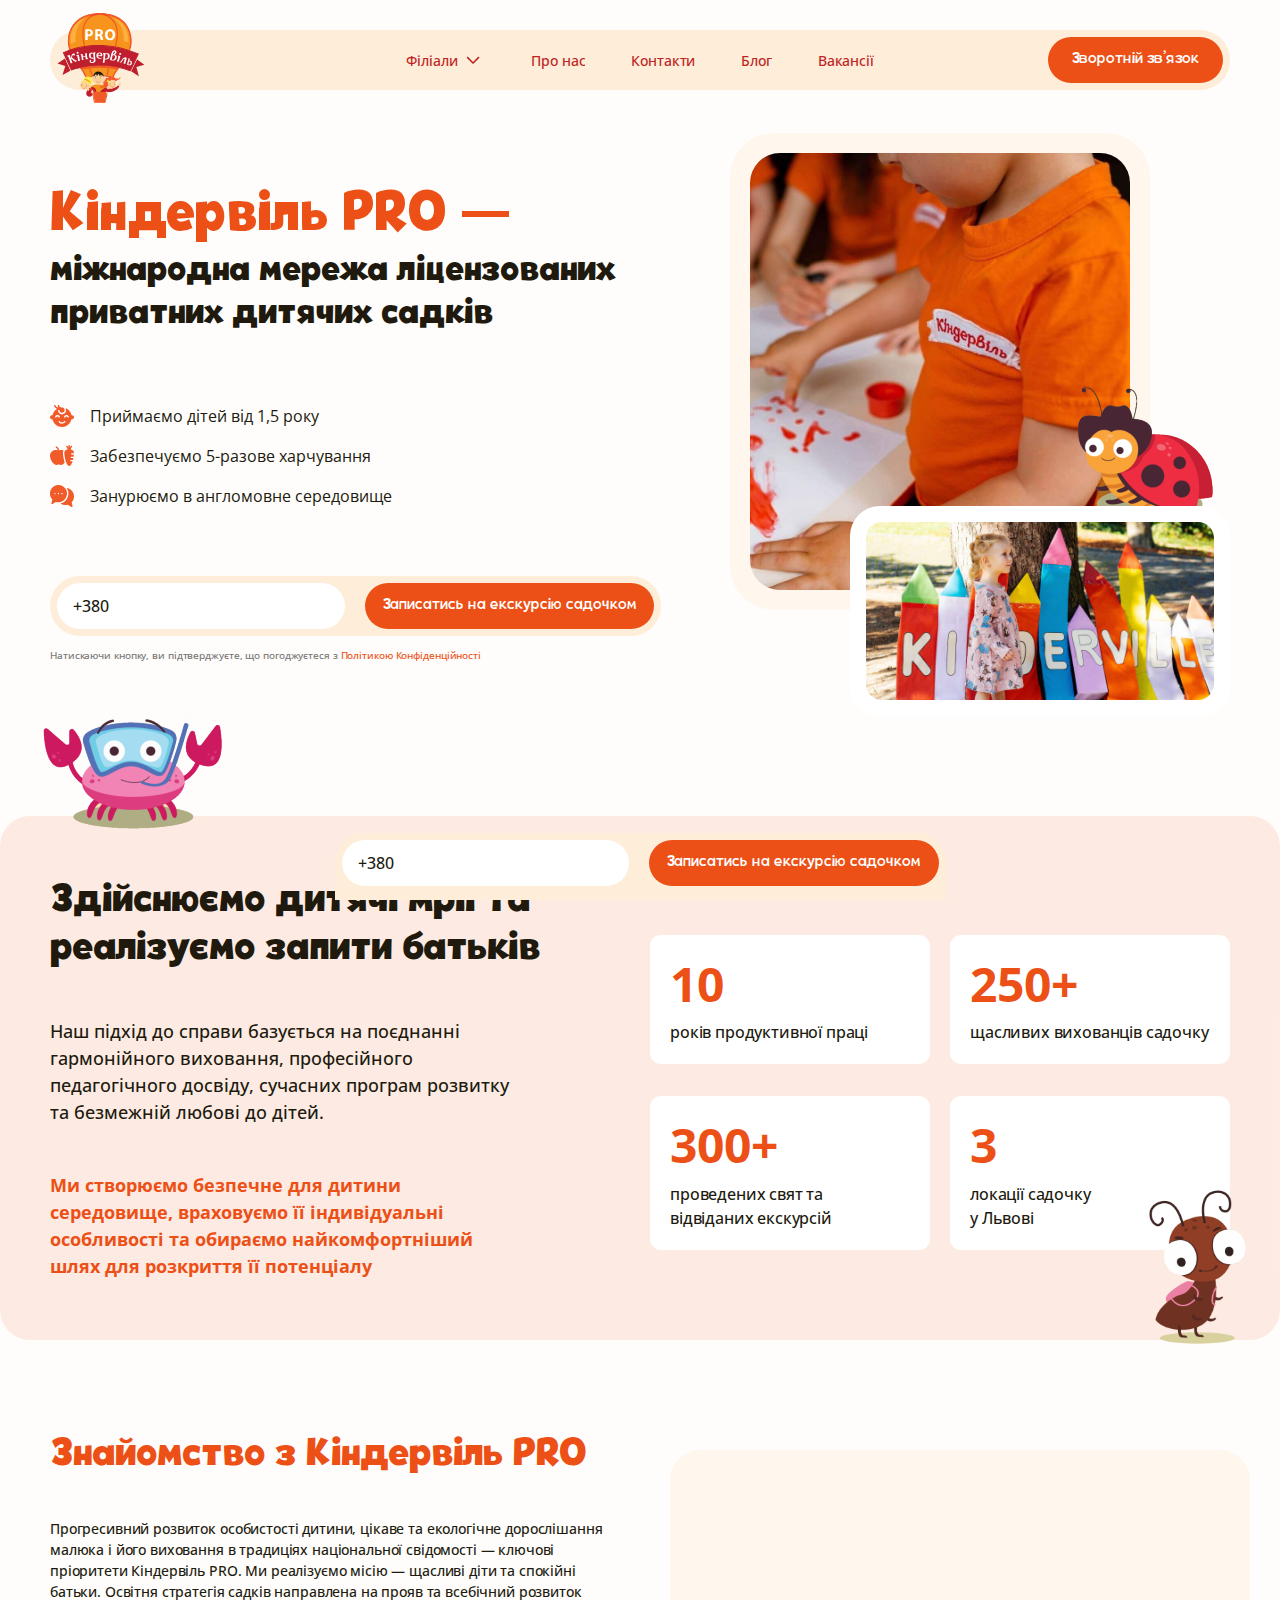
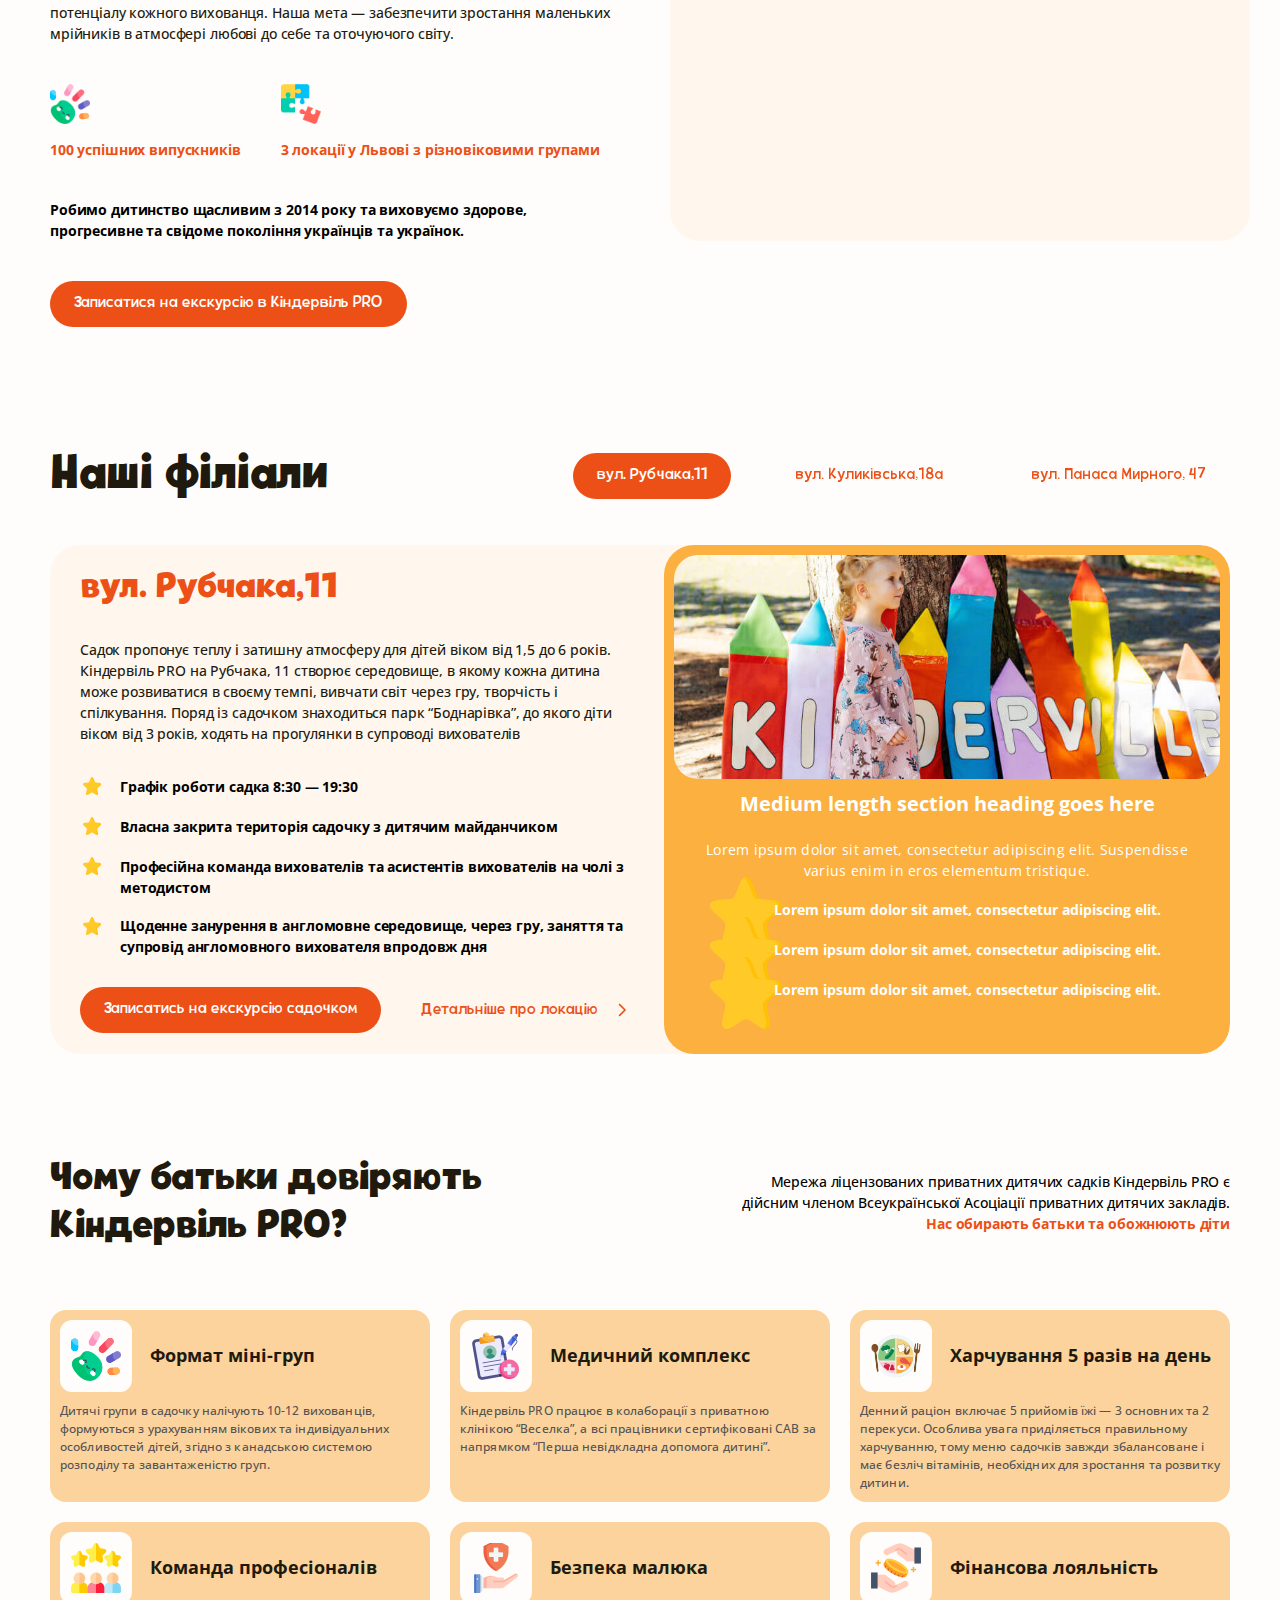
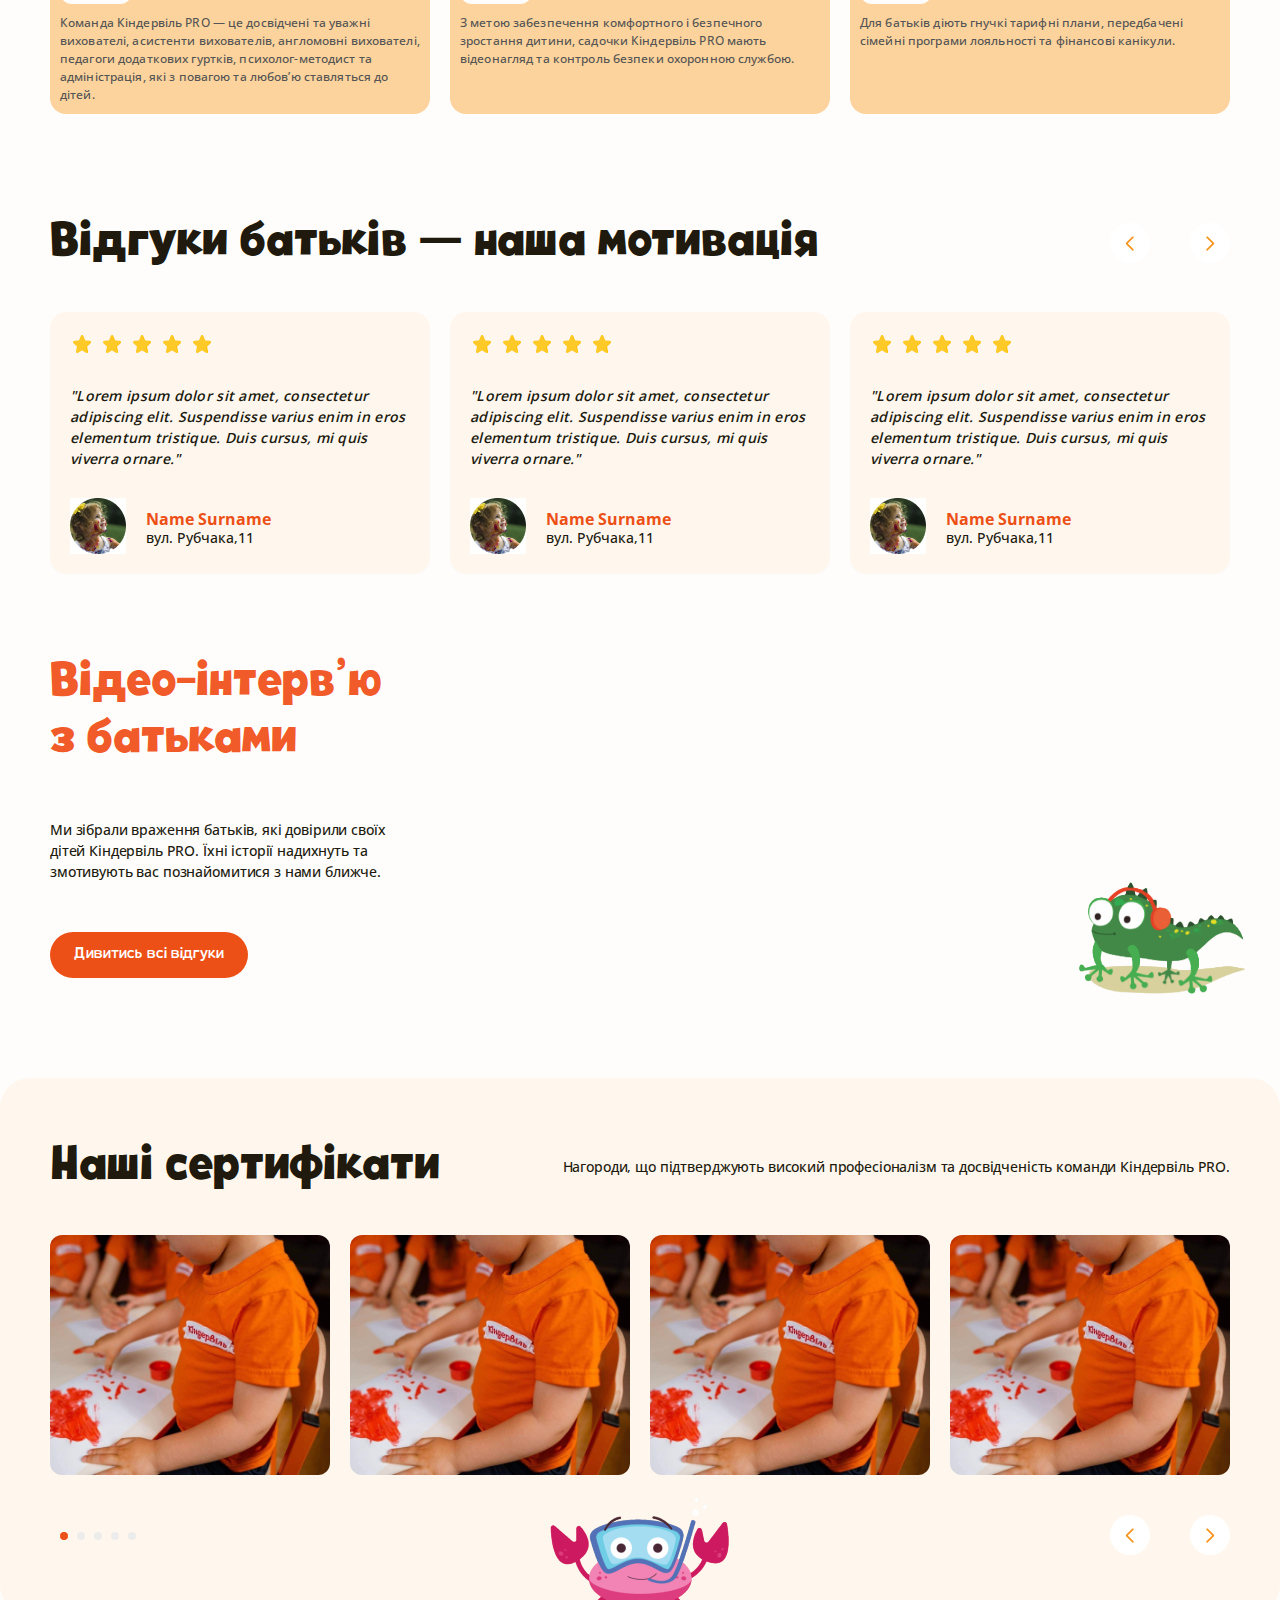
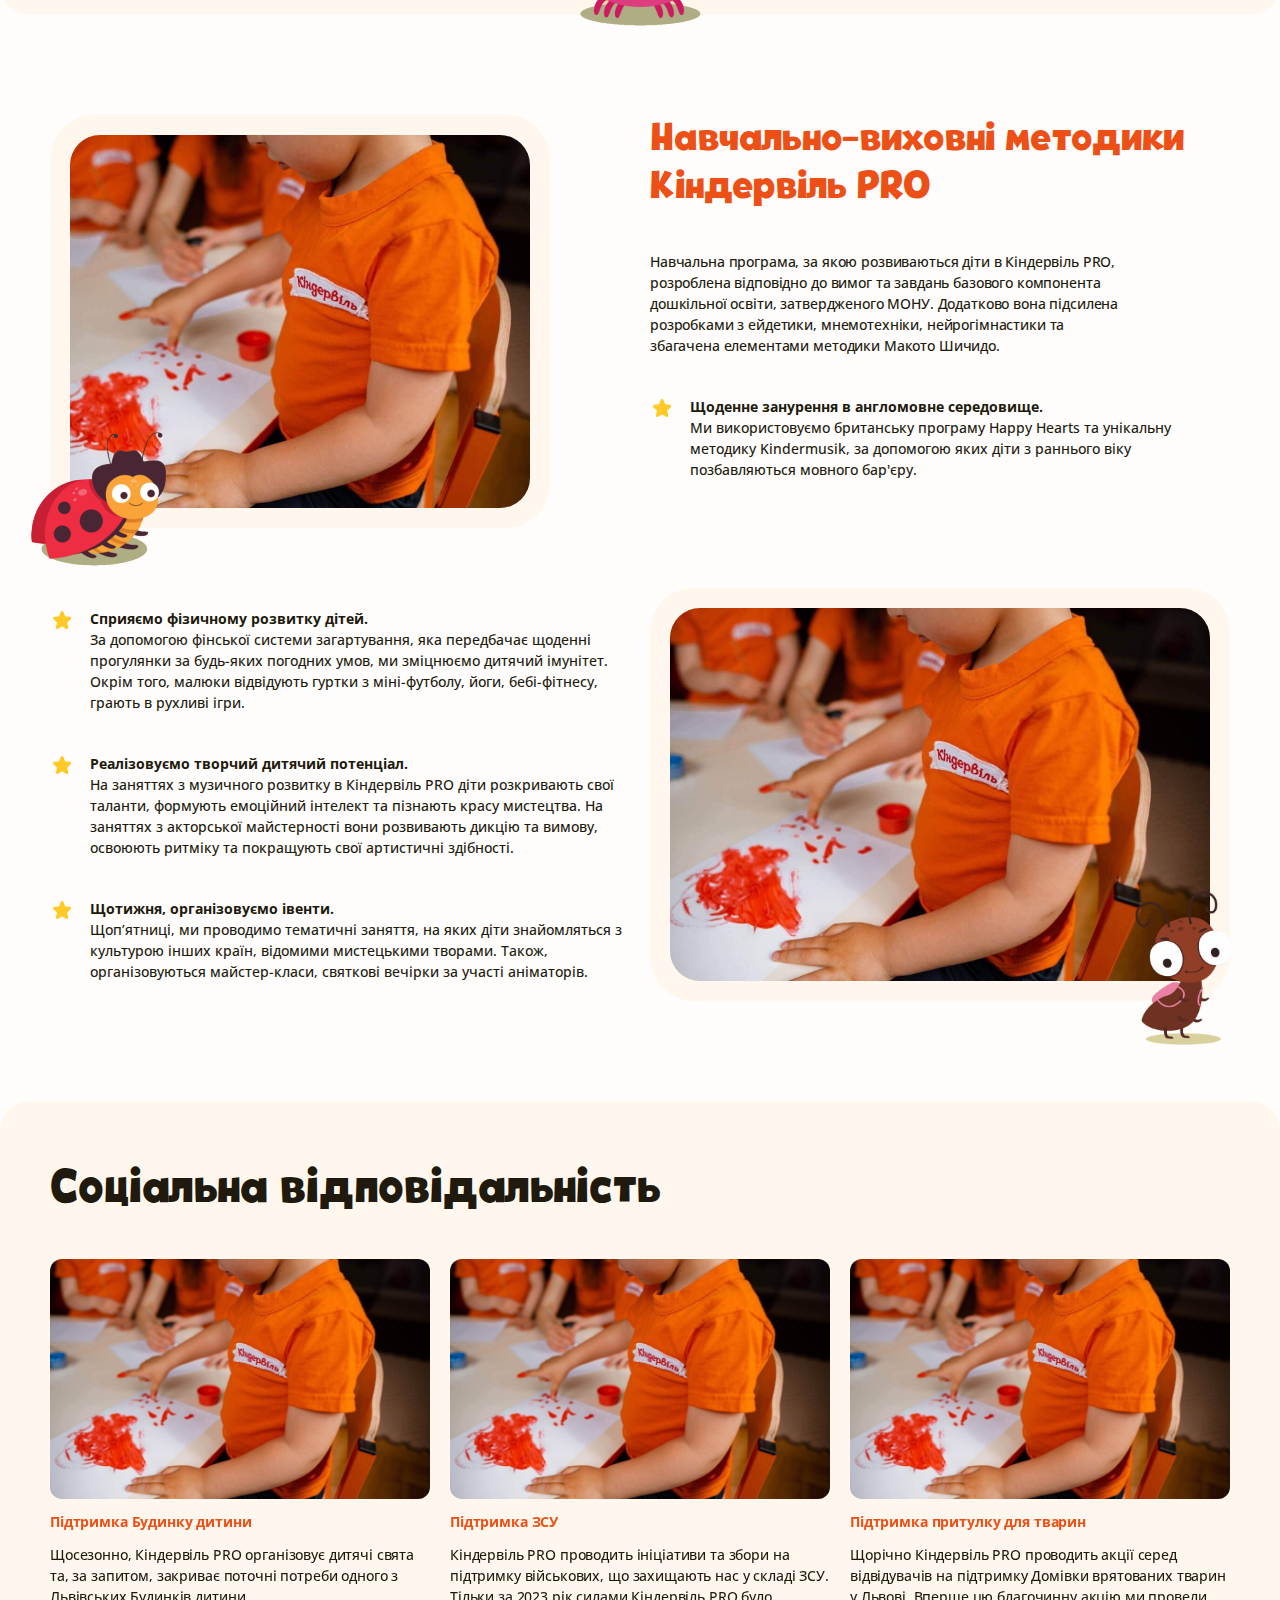
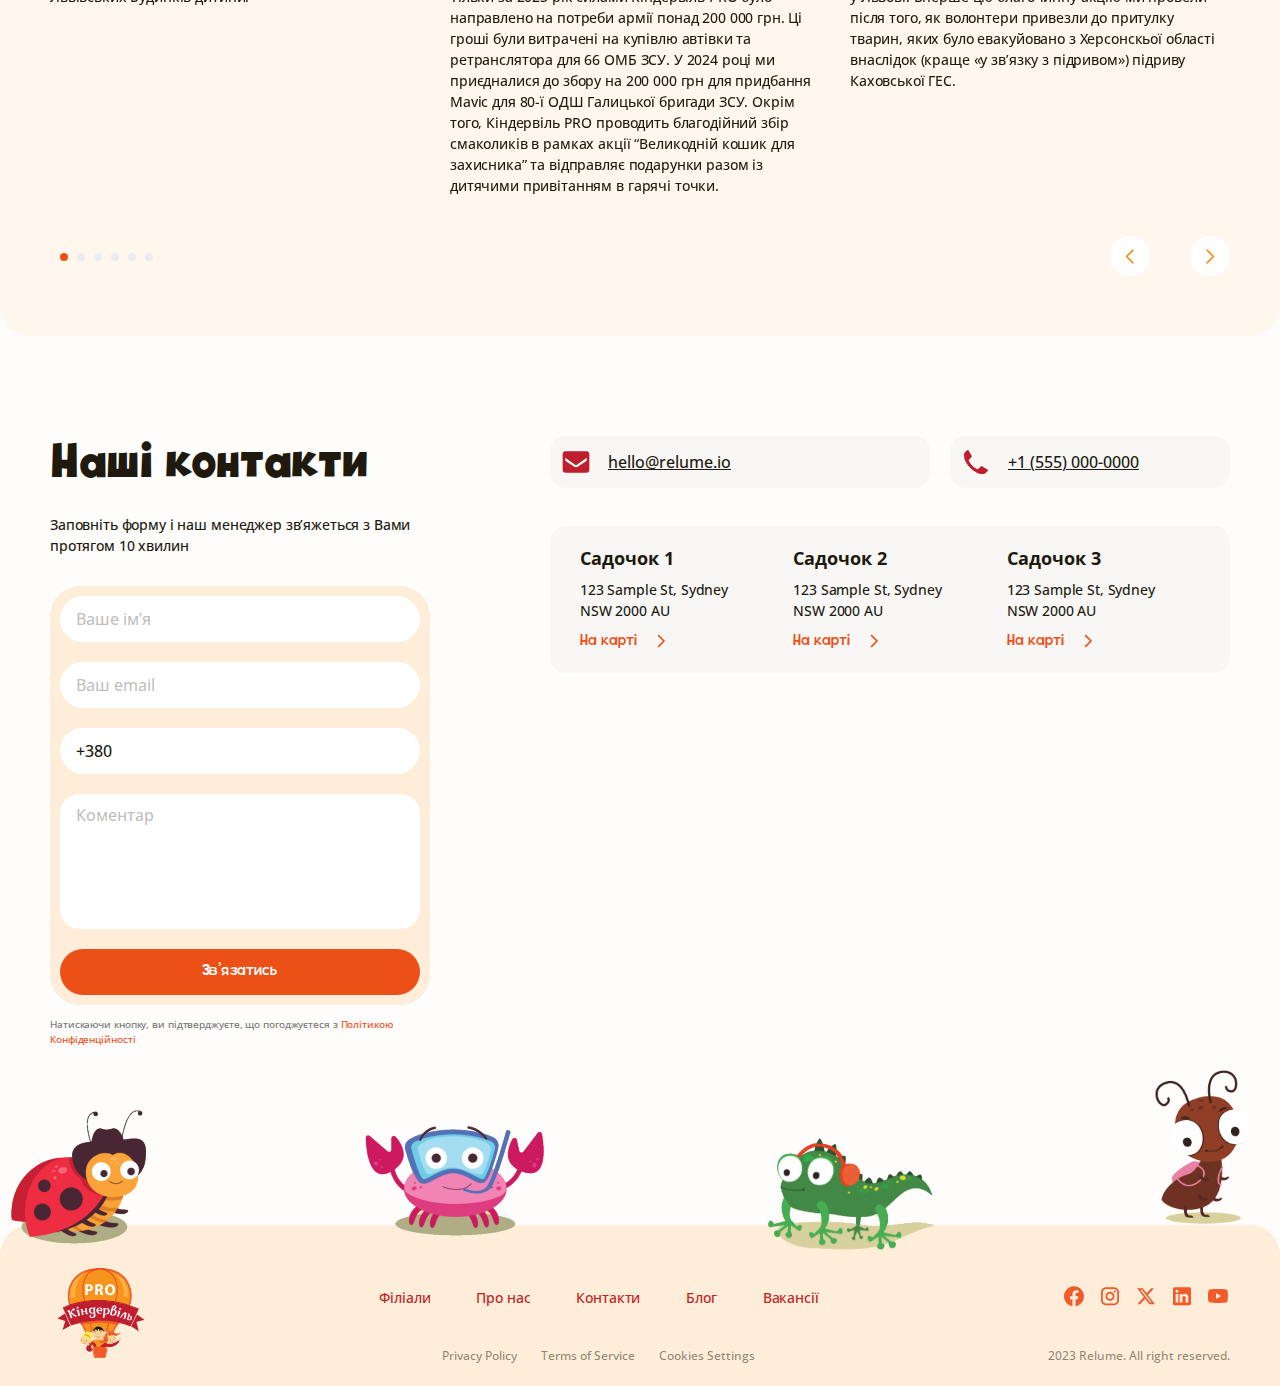
<file: index.html>
<!DOCTYPE html>
<html lang="uk">
<head>
    <meta charset="UTF-8">
    <meta http-equiv="X-UA-Compatible" content="IE=edge">
    <meta name="viewport" content="width=device-width, initial-scale=1.0">
    <link rel="stylesheet" href="css/style.min.css">
    <link rel="stylesheet" href="https://cdn.jsdelivr.net/npm/swiper@11/swiper-bundle.min.css" />
    <link rel="stylesheet" href="https://cdn.jsdelivr.net/npm/@fancyapps/ui@5.0/dist/fancybox/fancybox.css" />
    <title>Головна</title>
</head>

<body>
    <svg display="none">
    <symbol id="arrow" viewBox="0 0 14 8">
        <g>
            <path fill-rule="evenodd" clip-rule="evenodd"
                d="M7.3977 7.66292C7.17802 7.88259 6.82192 7.88259 6.60225 7.66292L0.867387 1.92804C0.64772 1.70837 0.64772 1.35227 0.867387 1.13259L1.13256 0.867393C1.35222 0.647718 1.70838 0.647718 1.92805 0.867393L6.99997 5.93934L12.0719 0.867393C12.2916 0.647718 12.6477 0.647718 12.8674 0.867393L13.1326 1.13259C13.3522 1.35227 13.3522 1.70837 13.1326 1.92804L7.3977 7.66292Z" />
        </g>
    </symbol>
    <symbol id="cube" viewBox="0 0 18 20">
        <g>
            <path fill-rule="evenodd" clip-rule="evenodd"
                d="M17.73 5.12L17.59 4.87C17.4094 4.56769 17.1547 4.31643 16.85 4.14L10.14 0.27C9.8362 0.09375 9.4913 0.00062 9.14 0H8.85C8.4987 0.00062 8.1538 0.09375 7.85 0.27L1.14 4.15C0.836969 4.32526 0.58526 4.57697 0.41 4.88L0.27 5.13C0.0937499 5.43384 0.00062 5.77874 0 6.13V13.88C0.00062 14.2313 0.0937499 14.5762 0.27 14.88L0.41 15.13C0.58979 15.4295 0.84049 15.6802 1.14 15.86L7.86 19.73C8.1623 19.9099 8.5082 20.0033 8.86 20H9.14C9.4913 19.9994 9.8362 19.9063 10.14 19.73L16.85 15.85C17.156 15.6787 17.4087 15.426 17.58 15.12L17.73 14.87C17.9041 14.5653 17.9971 14.221 18 13.87V6.12C17.9994 5.76874 17.9063 5.42384 17.73 5.12ZM8.85 2H9.14L15 5.38L9 8.84L3 5.38L8.85 2ZM10 17.5L15.85 14.12L16 13.87V7.11L10 10.58V17.5Z" />
        </g>
    </symbol>
    <symbol id="email" viewBox="0 0 28 22">
        <g>
            <path fill-rule="evenodd" clip-rule="evenodd"
                d="M3.33329 0.333984H24.6666C26.1394 0.333984 27.3333 1.52789 27.3333 3.00065V19.0007C27.3333 20.4735 26.1394 21.6673 24.6666 21.6673H3.33329C1.86053 21.6673 0.666626 20.4735 0.666626 19.0007V3.00065C0.666626 1.52789 1.86053 0.333984 3.33329 0.333984ZM16.2 15.6007L24.6666 9.66732V6.86732L14.8666 13.734C14.3454 14.0957 13.6545 14.0957 13.1333 13.734L3.33329 6.86732V9.66732L11.8 15.6007C13.1213 16.5243 14.8786 16.5243 16.2 15.6007Z" />
        </g>
    </symbol>
    <symbol id="email-share" viewBox="0 0 25 25">
        <g>
            <path fill-rule="evenodd" clip-rule="evenodd"
                d="M11.5616 0.0235252C9.70842 0.200957 8.33006 0.592802 6.76956 1.38582C4.921 2.32516 3.26221 3.81056 2.0527 5.60955C1.54059 6.37126 0.914783 7.65715 0.614301 8.56513C0.371764 9.29801 0.179103 10.1321 0.0613556 10.9589C-0.0204518 11.5334 -0.0204518 13.462 0.0613556 14.0366C0.266241 15.4755 0.646917 16.736 1.24167 17.9448C1.91456 19.3124 2.57367 20.2311 3.66181 21.3183C4.73807 22.3935 5.67203 23.0649 6.98961 23.7106C7.90895 24.1612 8.50253 24.3805 9.43454 24.6141C11.8802 25.2269 14.333 25.1094 16.7223 24.2649C17.4466 24.009 18.711 23.3759 19.361 22.9438C21.1457 21.7573 22.6206 20.1191 23.5971 18.2385C24.4807 16.537 24.9228 14.8488 24.9918 12.913C25.066 10.8295 24.6372 8.84656 23.7093 6.98265C23.1 5.75875 22.4218 4.79953 21.4694 3.81501C20.4134 2.72316 19.3775 1.96985 17.9918 1.28582C16.5434 0.570868 15.1938 0.189233 13.5909 0.0412586C13.0927 -0.00471148 11.9602 -0.0146285 11.5616 0.0235252ZM19.7208 7.00029C20.0175 7.16448 20.2626 7.4275 20.4243 7.75535L20.5345 7.9789V12.4977V17.0166L20.4243 17.2401C20.2626 17.568 20.0175 17.831 19.7208 17.9952L19.4588 18.1402H12.4907H5.52265L5.2606 17.9952C4.96388 17.831 4.71885 17.568 4.55714 17.2401L4.44688 17.0166V12.4977V7.9789L4.58409 7.69975C4.74927 7.3637 5.07386 7.06487 5.41786 6.93223C5.66489 6.83697 5.79105 6.83541 12.564 6.84528L19.4588 6.85529L19.7208 7.00029ZM7.06471 8.16903C7.21914 8.31573 12.3998 12.4058 12.4608 12.4291C12.511 12.4484 17.585 8.48701 17.9167 8.16957C17.9782 8.11075 17.2095 8.10103 12.4907 8.10103C7.7914 8.10103 7.00349 8.1109 7.06471 8.16903ZM5.74269 12.7553C5.74269 16.5465 5.7469 16.7366 5.83213 16.8136C5.91437 16.888 6.44722 16.8945 12.4992 16.8945C18.818 16.8945 19.08 16.8909 19.1581 16.8048C19.2326 16.7226 19.2383 16.3879 19.2268 12.7557L19.2143 8.7963L18.1874 9.61355C14.0948 12.8706 12.7566 13.9128 12.6317 13.9401C12.5542 13.9572 12.429 13.9576 12.3537 13.941C12.2784 13.9245 11.4257 13.284 10.4589 12.5176C9.06105 11.4096 6.51226 9.38858 5.85491 8.86689L5.74269 8.77788V12.7553Z" />
        </g>
    </symbol>
    <symbol id="phone" viewBox="0 0 24 24">
        <g>
            <path
                d="M18.6667 24.0004C16.4617 23.9984 14.2911 23.4534 12.3467 22.4137L11.7467 22.0804C7.601 19.8514 4.20225 16.4526 1.97333 12.307L1.64 11.707C0.573094 9.75158 0.00950749 7.56129 8.29008e-07 5.33369V4.44036C-0.000559171 3.72964 0.282614 3.04809 0.786667 2.54702L3.04 0.29369C3.25884 0.0731566 3.56775 -0.0331367 3.87595 0.00603667C4.18415 0.04521 4.45664 0.225423 4.61333 0.49369L7.61333 5.64036C7.91671 6.16421 7.82911 6.8267 7.4 7.25369L4.88 9.77372C4.67072 9.98065 4.62196 10.3004 4.76 10.5604L5.22667 11.4404C6.90272 14.5449 9.4524 17.09 12.56 18.7604L13.44 19.2404C13.7 19.3784 14.0197 19.3296 14.2267 19.1204L16.7467 16.6004C17.1736 16.1713 17.8361 16.0837 18.36 16.387L23.5067 19.387C23.7749 19.5437 23.9552 19.8162 23.9943 20.1244C24.0335 20.4326 23.9272 20.7416 23.7067 20.9604L21.4533 23.2137C20.9523 23.7177 20.2707 24.0009 19.56 24.0004H18.6667Z" />
        </g>
    </symbol>
    <symbol id="facebook" viewBox="0 0 24 24">
        <g>
            <path
                d="M22 12.3038C22 6.74719 17.5229 2.24268 12 2.24268C6.47715 2.24268 2 6.74719 2 12.3038C2 17.3255 5.65684 21.4879 10.4375 22.2427V15.2121H7.89844V12.3038H10.4375V10.0872C10.4375 7.56564 11.9305 6.1728 14.2146 6.1728C15.3088 6.1728 16.4531 6.36931 16.4531 6.36931V8.84529H15.1922C13.95 8.84529 13.5625 9.6209 13.5625 10.4166V12.3038H16.3359L15.8926 15.2121H13.5625V22.2427C18.3432 21.4879 22 17.3257 22 12.3038Z" />
        </g>
    </symbol>
    <symbol id="facebook-share" viewBox="0 0 25 25">
        <g>
            <path fill-rule="evenodd" clip-rule="evenodd"
                d="M11.3127 0.0303495C7.39826 0.437299 3.97328 2.56357 1.88923 5.88066C-0.527047 9.7266 -0.633892 14.7383 1.61671 18.6651C2.80131 20.7319 4.5389 22.4313 6.5898 23.5288C8.33484 24.4626 10.2612 24.9776 12.0701 24.994L12.7303 25L12.7427 20.1449L12.7552 15.2898H11.4102H10.0652V13.7252V12.1606L11.3978 12.1476L12.7303 12.1345L12.758 10.4958C12.7831 9.00834 12.7956 8.82088 12.8935 8.46569C13.2658 7.11413 14.1643 6.21497 15.5176 5.83942C15.8695 5.74173 16.024 5.73068 17.0579 5.72926C17.6899 5.72838 18.4216 5.74594 18.6838 5.76825L19.1606 5.8088V7.21896V8.62912L17.9992 8.64546C16.8445 8.66165 16.8364 8.66253 16.5854 8.79471C16.0466 9.07853 15.9821 9.3059 15.9821 10.9194V12.159H17.5224C18.3696 12.159 19.0627 12.1755 19.0626 12.1957C19.0625 12.2158 18.9745 12.9024 18.867 13.7213C18.7595 14.5402 18.6716 15.2281 18.6716 15.25C18.6716 15.2719 18.0664 15.2898 17.3268 15.2898H15.9821V19.9125C15.9821 22.455 15.9907 24.5353 16.0011 24.5353C16.0944 24.5353 17.2583 24.095 17.6989 23.893C19.1696 23.2189 20.3116 22.4071 21.4841 21.2024C22.5043 20.1543 23.1376 19.2482 23.7873 17.9069C24.3648 16.7144 24.7588 15.3847 24.9396 14.0179C25.0201 13.4095 25.0201 11.5267 24.9397 10.9605C24.5286 8.06798 23.3346 5.6345 21.3546 3.65371C19.4151 1.71343 16.9975 0.503436 14.2462 0.0958998C13.6463 0.00701559 11.9102 -0.0317275 11.3127 0.0303495Z" />
        </g>
    </symbol>
    <symbol id="instagram" viewBox="0 0 24 24">
        <g>
            <path fill-rule="evenodd" clip-rule="evenodd"
                d="M16 3.24268H8C5.23858 3.24268 3 5.48126 3 8.24268V16.2427C3 19.0041 5.23858 21.2427 8 21.2427H16C18.7614 21.2427 21 19.0041 21 16.2427V8.24268C21 5.48126 18.7614 3.24268 16 3.24268ZM19.25 16.2427C19.2445 18.0353 17.7926 19.4872 16 19.4927H8C6.20735 19.4872 4.75549 18.0353 4.75 16.2427V8.24268C4.75549 6.45003 6.20735 4.99817 8 4.99268H16C17.7926 4.99817 19.2445 6.45003 19.25 8.24268V16.2427ZM16.75 8.49268C17.3023 8.49268 17.75 8.04496 17.75 7.49268C17.75 6.9404 17.3023 6.49268 16.75 6.49268C16.1977 6.49268 15.75 6.9404 15.75 7.49268C15.75 8.04496 16.1977 8.49268 16.75 8.49268ZM12 7.74268C9.51472 7.74268 7.5 9.7574 7.5 12.2427C7.5 14.728 9.51472 16.7427 12 16.7427C14.4853 16.7427 16.5 14.728 16.5 12.2427C16.5027 11.0484 16.0294 9.90225 15.1849 9.05776C14.3404 8.21327 13.1943 7.74002 12 7.74268ZM9.25 12.2427C9.25 13.7615 10.4812 14.9927 12 14.9927C13.5188 14.9927 14.75 13.7615 14.75 12.2427C14.75 10.7239 13.5188 9.49268 12 9.49268C10.4812 9.49268 9.25 10.7239 9.25 12.2427Z" />
        </g>
    </symbol>
    <symbol id="instagram-share" viewBox="0 0 25 25">
        <g>
            <path fill-rule="evenodd" clip-rule="evenodd"
                d="M11.3133 0.0303533C7.40168 0.437109 3.97352 2.5659 1.891 5.8814C-1.06167 10.5823 -0.510591 16.7909 3.22242 20.8808C5.28836 23.1443 7.87208 24.4974 10.9705 24.9388C11.549 25.0212 13.4713 25.0202 14.0752 24.9371C16.905 24.548 19.4394 23.293 21.3668 21.3261C21.9994 20.6806 22.1342 20.5263 22.5538 19.9667C23.8041 18.299 24.6228 16.266 24.9387 14.0441C25.0205 13.4685 25.0205 11.5372 24.9386 10.9619C24.7279 9.4807 24.3447 8.2187 23.7301 6.98097C23.0788 5.6696 22.4104 4.73471 21.3701 3.67986C19.4404 1.72303 17.0241 0.507462 14.2464 0.0959118C13.6466 0.00701647 11.9107 -0.0317315 11.3133 0.0303533ZM15.4603 5.36016C16.8657 5.45121 17.6875 5.75923 18.4391 6.47661C19.2028 7.20553 19.5551 8.10089 19.649 9.55149C19.7109 10.5073 19.7108 14.4734 19.6489 15.4444C19.5555 16.9089 19.1957 17.8144 18.4128 18.5554C17.6839 19.2451 16.8413 19.5563 15.4603 19.6458C14.5221 19.7066 10.4992 19.7066 9.56101 19.6458C8.15561 19.5548 7.33381 19.2468 6.58218 18.5294C5.81851 17.8005 5.46618 16.9051 5.37231 15.4545C5.3109 14.5058 5.31124 10.4261 5.37285 9.52356C5.47059 8.09091 5.82413 7.20015 6.58218 6.47661C7.3033 5.78834 8.17018 5.44896 9.4242 5.36388C10.2507 5.30781 14.6111 5.30512 15.4603 5.36016ZM10.726 6.63757C9.25723 6.66404 9.02015 6.6793 8.68992 6.76878C7.64986 7.05064 7.05942 7.64174 6.78093 8.67986C6.69233 9.01015 6.67703 9.25521 6.6498 10.7784C6.63288 11.727 6.63288 13.2791 6.6498 14.2276C6.67703 15.7508 6.69233 15.9958 6.78093 16.3261C7.05952 17.3646 7.65206 17.9576 8.68992 18.2363C9.02 18.325 9.26491 18.3403 10.7872 18.3675C11.7351 18.3845 13.2862 18.3845 14.2341 18.3675C15.7689 18.3401 15.9995 18.3255 16.3397 18.2342C17.3523 17.9625 17.9654 17.3491 18.2387 16.3344C18.3308 15.9929 18.3449 15.7685 18.372 14.2276C18.3887 13.2791 18.3887 11.7269 18.372 10.7784C18.3452 9.24983 18.3303 9.01132 18.2409 8.67986C17.9603 7.63944 17.3657 7.04501 16.3314 6.77103C15.9501 6.6701 15.8492 6.66536 13.0974 6.61947C12.7074 6.61296 11.6403 6.62108 10.726 6.63757ZM16.6512 7.85833C16.8385 7.92912 17.0557 8.14023 17.1371 8.33064C17.3733 8.88314 16.9516 9.51862 16.3488 9.51862C15.8881 9.51862 15.4931 9.12566 15.4931 8.66719C15.4931 8.07477 16.1009 7.65025 16.6512 7.85833ZM13.6968 9.0145C14.2881 9.22204 14.6164 9.42874 15.0805 9.88555C15.5303 10.3284 15.8115 10.7698 16.0154 11.3533C16.1424 11.7169 16.1522 11.7985 16.1522 12.503C16.1522 13.2075 16.1424 13.2891 16.0154 13.6527C15.8183 14.2167 15.5297 14.6762 15.1061 15.1C14.6824 15.5239 14.2233 15.8128 13.6596 16.01C13.2963 16.1371 13.2147 16.1468 12.5106 16.1468C11.8066 16.1468 11.725 16.1371 11.3617 16.01C10.7785 15.806 10.3374 15.5246 9.89485 15.0745C9.44058 14.6124 9.2343 14.2855 9.02137 13.6899C8.8742 13.2784 8.86814 13.2311 8.8697 12.503C8.87117 11.8117 8.88295 11.71 9.00294 11.3533C9.25777 10.5952 9.80156 9.88134 10.4555 9.44631C11.1721 8.96959 11.6839 8.82756 12.6084 8.84894C13.1974 8.86254 13.3147 8.8804 13.6968 9.0145ZM11.934 10.1819C10.6485 10.5281 9.86566 11.8186 10.1886 13.0592C10.4224 13.9575 11.0584 14.5929 11.9583 14.8274C13.6387 15.2654 15.2713 13.6318 14.8336 11.9503C14.4929 10.6415 13.1863 9.8446 11.934 10.1819Z" />
        </g>
    </symbol>
    <symbol id="linkedin" viewBox="0 0 24 24">
        <g>
            <path fill-rule="evenodd" clip-rule="evenodd"
                d="M4.5 3.24268C3.67157 3.24268 3 3.91425 3 4.74268V19.7427C3 20.5711 3.67157 21.2427 4.5 21.2427H19.5C20.3284 21.2427 21 20.5711 21 19.7427V4.74268C21 3.91425 20.3284 3.24268 19.5 3.24268H4.5ZM8.52076 7.2454C8.52639 8.20165 7.81061 8.79087 6.96123 8.78665C6.16107 8.78243 5.46357 8.1454 5.46779 7.24681C5.47201 6.40165 6.13998 5.72243 7.00764 5.74212C7.88795 5.76181 8.52639 6.40728 8.52076 7.2454ZM12.2797 10.0044H9.75971H9.7583V18.5643H12.4217V18.3646C12.4217 17.9847 12.4214 17.6047 12.4211 17.2246C12.4203 16.2108 12.4194 15.1959 12.4246 14.1824C12.426 13.9363 12.4372 13.6804 12.5005 13.4455C12.7381 12.568 13.5271 12.0013 14.4074 12.1406C14.9727 12.2291 15.3467 12.5568 15.5042 13.0898C15.6013 13.423 15.6449 13.7816 15.6491 14.129C15.6605 15.1766 15.6589 16.2242 15.6573 17.2719C15.6567 17.6417 15.6561 18.0117 15.6561 18.3815V18.5629H18.328V18.3576C18.328 17.9056 18.3278 17.4537 18.3275 17.0018C18.327 15.8723 18.3264 14.7428 18.3294 13.6129C18.3308 13.1024 18.276 12.599 18.1508 12.1054C17.9638 11.3713 17.5771 10.7638 16.9485 10.3251C16.5027 10.0129 16.0133 9.81178 15.4663 9.78928C15.404 9.78669 15.3412 9.7833 15.2781 9.77989C14.9984 9.76477 14.7141 9.74941 14.4467 9.80334C13.6817 9.95662 13.0096 10.3068 12.5019 10.9241C12.4429 10.9949 12.3852 11.0668 12.2991 11.1741L12.2797 11.1984V10.0044ZM5.68164 18.5671H8.33242V10.01H5.68164V18.5671Z" />
        </g>
    </symbol>
    <symbol id="linkedin-share" viewBox="0 0 25 25">
        <g>
            <path fill-rule="evenodd" clip-rule="evenodd"
                d="M11.3133 0.0303533C7.40168 0.437109 3.97352 2.5659 1.891 5.8814C-1.06167 10.5823 -0.510591 16.7909 3.22242 20.8808C5.28836 23.1443 7.87208 24.4974 10.9705 24.9388C11.549 25.0212 13.4713 25.0202 14.0752 24.9371C16.905 24.548 19.4394 23.293 21.3668 21.3261C21.9994 20.6806 22.1342 20.5263 22.5538 19.9667C23.8041 18.299 24.6228 16.266 24.9387 14.0441C25.0205 13.4685 25.0205 11.5372 24.9386 10.9619C24.7279 9.4807 24.3447 8.2187 23.7301 6.98097C23.0788 5.6696 22.4104 4.73471 21.3701 3.67986C19.4404 1.72303 17.0241 0.507462 14.2464 0.0959118C13.6466 0.00701647 11.9107 -0.0317315 11.3133 0.0303533ZM8.08579 5.43824C8.4322 5.55982 8.84731 5.98355 8.96827 6.33903C9.25102 7.17011 8.86574 8.04825 8.09117 8.33822C7.17843 8.67996 6.24677 8.39615 5.83406 7.65064C5.70156 7.41121 5.69002 7.35132 5.69002 6.90117C5.69002 6.49055 5.70733 6.37959 5.79768 6.21056C6.02758 5.78061 6.36582 5.50825 6.83554 5.37488C7.12357 5.29313 7.76496 5.32562 8.08579 5.43824ZM17.3755 9.64328C17.8712 9.77796 18.4167 10.0935 18.769 10.4494C19.1459 10.83 19.3711 11.1945 19.5605 11.7299C19.8322 12.4983 19.8447 12.6822 19.8447 15.9341V18.9121H18.329H16.8133L16.8124 16.2335C16.8117 14.1192 16.7971 13.4864 16.7427 13.2298C16.6166 12.6346 16.3783 12.2911 15.9432 12.0776C15.5555 11.8875 15.009 11.8838 14.6131 12.0686C14.2606 12.2332 13.9671 12.535 13.7701 12.9352L13.6107 13.2591L13.595 16.0856L13.5793 18.9121H12.0671H10.5549V14.3132V9.71431H12.0706H13.5863L13.5879 10.3626L13.5894 11.0108L13.7133 10.864C13.7814 10.7833 13.9232 10.6148 14.0283 10.4894C14.3828 10.067 15.0894 9.68056 15.7141 9.56749C16.06 9.50492 17.0288 9.5491 17.3755 9.64328ZM8.88056 14.3254L8.89302 18.9121H7.35264H5.81225V14.3458C5.81225 11.8343 5.82721 9.76456 5.84555 9.74621C5.86383 9.72791 6.55142 9.71877 7.37347 9.72586L8.86809 9.73878L8.88056 14.3254Z" />
        </g>
    </symbol>
    <symbol id="x" viewBox="0 0 24 24">
        <g>
            <path
                d="M17.1761 4.24268H19.9362L13.9061 11.0201L21 20.2427H15.4456L11.0951 14.6493L6.11723 20.2427H3.35544L9.80517 12.9935L3 4.24268H8.69545L12.6279 9.3553L17.1761 4.24268ZM16.2073 18.6181H17.7368L7.86441 5.78196H6.2232L16.2073 18.6181Z" />
        </g>
    </symbol>
    <symbol id="x-share" viewBox="0 0 25 25">
        <g>
            <path fill-rule="evenodd" clip-rule="evenodd"
                d="M11.5716 0.0235252C9.75873 0.197244 8.38071 0.582885 6.87473 1.33805C5.67829 1.93795 4.70515 2.64998 3.67767 3.6772C2.57885 4.77584 1.88946 5.74058 1.23221 7.09955C0.461798 8.69239 0.0724637 10.2774 0.00820982 12.0825C-0.0659631 14.166 0.362559 16.1489 1.28972 18.0128C1.94286 19.3258 2.61394 20.2547 3.67767 21.3183C4.75313 22.3935 5.6864 23.0649 7.00299 23.7106C7.92165 24.1612 8.51479 24.3805 9.44611 24.6141C11.8899 25.2269 14.3409 25.1094 16.7285 24.2649C17.4522 24.009 18.7156 23.3759 19.3652 22.9438C21.1485 21.7573 22.6224 20.1191 23.5982 18.2385C24.4811 16.537 24.9228 14.8488 24.9918 12.913C25.066 10.8295 24.6374 8.84656 23.7103 6.98265C23.1015 5.75875 22.4237 4.79953 21.472 3.81501C20.4168 2.72316 19.3817 1.96985 17.997 1.28582C16.5497 0.570868 15.2011 0.189233 13.5994 0.0412586C13.1016 -0.00471148 11.9699 -0.0146285 11.5716 0.0235252ZM16.1074 6.95695C16.4799 7.08182 16.8559 7.2977 17.1488 7.55481L17.3199 7.70498L17.6584 7.61714C18.0656 7.51153 18.6046 7.30117 18.8887 7.13697C19.0038 7.07054 19.0964 7.04147 19.0964 7.07185C19.0964 7.17777 18.8096 7.69335 18.611 7.94455C18.5007 8.08407 18.3002 8.28056 18.1654 8.38115C18.0307 8.48173 17.9418 8.57118 17.9681 8.57993C18.0445 8.60538 19.0011 8.36214 19.2576 8.25203L19.4919 8.15135L19.4041 8.30293C19.2815 8.51461 18.51 9.32415 18.2771 9.48546L18.0842 9.61912L18.0554 10.3623C18.0082 11.5788 17.7407 12.5946 17.1649 13.7435C15.9947 16.0781 13.9031 17.6479 11.4093 18.063C9.56162 18.3706 7.88466 18.1332 6.27006 17.3354C5.38912 16.9002 5.38858 16.9199 6.28193 16.9126C6.93546 16.9073 7.12266 16.8877 7.5202 16.7831C8.30815 16.5758 9.03596 16.2435 9.56054 15.8514L9.72389 15.7293L9.48725 15.6988C9.13676 15.6535 8.65097 15.4909 8.34671 15.3171C7.98293 15.1092 7.47627 14.5892 7.28947 14.232C7.01814 13.7131 6.99869 13.7435 7.60214 13.7435C8.31504 13.7435 8.41628 13.6966 8.00398 13.5574C7.82969 13.4985 7.57712 13.3864 7.44275 13.3081C7.10013 13.1086 6.59279 12.5774 6.40321 12.2197C6.23087 11.8945 6.05018 11.2675 6.05018 10.9947C6.05018 10.8525 6.06352 10.8322 6.13569 10.864C6.37775 10.9706 6.8826 11.1217 7.07902 11.1463L7.30164 11.1743L6.93156 10.7979C6.34086 10.1972 6.08101 9.56391 6.08555 8.73611C6.08805 8.27997 6.14336 8.01954 6.3243 7.61211L6.44381 7.34303L7.06544 7.95589C8.23266 9.10656 9.63041 9.86387 11.1563 10.1724C11.5437 10.2507 12.342 10.3434 12.3719 10.3135C12.3804 10.3049 12.3682 10.1828 12.3446 10.0422C12.2562 9.51438 12.4179 8.73401 12.7235 8.21251C13.1269 7.52442 13.9587 6.95368 14.7351 6.83233C15.1419 6.76868 15.696 6.81899 16.1074 6.95695Z" />
        </g>
    </symbol>
    <symbol id="youtube" viewBox="0 0 24 24">
        <g>
            <path
                d="M21.593 7.20301C21.4791 6.78041 21.2565 6.39501 20.9473 6.08518C20.6382 5.77534 20.2533 5.55187 19.831 5.43701C18.265 5.00701 12 5.00001 12 5.00001C12 5.00001 5.73596 4.99301 4.16896 5.40401C3.74689 5.52415 3.36279 5.75078 3.05353 6.06214C2.74427 6.3735 2.52025 6.75913 2.40296 7.18201C1.98996 8.74801 1.98596 11.996 1.98596 11.996C1.98596 11.996 1.98196 15.26 2.39196 16.81C2.62196 17.667 3.29696 18.344 4.15496 18.575C5.73696 19.005 11.985 19.012 11.985 19.012C11.985 19.012 18.25 19.019 19.816 18.609C20.2385 18.4943 20.6237 18.2714 20.9336 17.9622C21.2435 17.653 21.4673 17.2682 21.583 16.846C21.997 15.281 22 12.034 22 12.034C22 12.034 22.02 8.76901 21.593 7.20301ZM9.99596 15.005L10.001 9.00501L15.208 12.01L9.99596 15.005Z" />
        </g>
    </symbol>
    <symbol id="point" viewBox="0 0 16 20">
        <g>
            <path
                d="M7.99996 0C3.58896 0 -4.06257e-05 3.589 -4.06257e-05 7.995C-0.0290406 14.44 7.69596 19.784 7.99996 20C7.99996 20 16.029 14.44 16 8C16 3.589 12.411 0 7.99996 0ZM7.99996 12C5.78996 12 3.99996 10.21 3.99996 8C3.99996 5.79 5.78996 4 7.99996 4C10.21 4 12 5.79 12 8C12 10.21 10.21 12 7.99996 12Z" />
        </g>
    </symbol>
    <symbol id="copy" viewBox="0 0 16 20">
        <g>
            <path fill-rule="evenodd" clip-rule="evenodd"
                d="M14.4076 0.0422409C13.8195 0.154561 13.3082 0.354287 12.8615 0.646208C12.6749 0.768182 12.1369 1.27761 11.0102 2.39948C9.53891 3.86432 9.41781 3.99446 9.36662 4.16645C9.2542 4.54381 9.41335 4.91579 9.76143 5.08926C9.87903 5.14789 10.0194 5.18721 10.1091 5.18673C10.429 5.18498 10.5143 5.11414 12.1158 3.51968C13.6056 2.03638 13.6445 2.00103 13.9534 1.85099C14.4109 1.62868 14.6691 1.57317 15.1409 1.59564C15.389 1.60745 15.619 1.6425 15.7725 1.69188C16.4776 1.91886 17.0794 2.52606 17.305 3.23819C17.3719 3.44931 17.3873 3.58521 17.3871 3.96224C17.3867 4.47687 17.3487 4.63627 17.1168 5.09472C16.9959 5.33377 16.7661 5.57423 14.2536 8.08942L11.5218 10.8242L11.1691 10.9918C10.7524 11.1898 10.5363 11.2398 10.0985 11.2398C9.53512 11.2398 9.02753 11.0514 8.56849 10.6717C8.4347 10.5611 8.28475 10.4489 8.23527 10.4224C7.85616 10.2195 7.37444 10.3774 7.17954 10.7686C7.07774 10.973 7.06316 11.1374 7.12623 11.3698C7.20541 11.6616 7.91641 12.2354 8.52836 12.5013C9.81841 13.0619 11.3519 12.889 12.4663 12.0571C12.8312 11.7847 18.1417 6.44312 18.3175 6.17151C18.6469 5.66293 18.843 5.16304 18.9469 4.56709C19.1897 3.1744 18.5851 1.6725 17.4308 0.801006C17.0394 0.505483 16.482 0.236249 16.0138 0.116576C15.5492 -0.00220446 14.8175 -0.0360676 14.4076 0.0422409ZM7.79958 6.65165C7.14271 6.77678 6.56046 7.02459 6.08646 7.38082C5.69143 7.67771 0.86611 12.5299 0.6796 12.8179C0.109972 13.6973 -0.107537 14.6724 0.0496825 15.642C0.126566 16.116 0.232777 16.4383 0.449469 16.8551C1.13407 18.1717 2.49291 18.9992 3.97152 19C4.75621 19.0004 5.66567 18.6967 6.30371 18.2211C6.43762 18.1213 7.13425 17.4495 7.85174 16.7283C9.14046 15.4329 9.15679 15.4146 9.19789 15.2183C9.24756 14.9812 9.2062 14.7812 9.06458 14.5735C8.94804 14.4027 8.65046 14.2471 8.44253 14.2482C8.12835 14.25 8.02477 14.3337 6.65858 15.6906C5.27219 17.0675 5.20407 17.1222 4.63533 17.3151C4.32575 17.4201 3.59319 17.4135 3.24319 17.3026C2.53119 17.077 1.9241 16.4751 1.69716 15.7698C1.64779 15.6163 1.61274 15.3863 1.60094 15.1381C1.57852 14.6669 1.63376 14.4091 1.8555 13.9504L2.00808 13.6348L4.51895 11.1234L7.02982 8.61211L7.34537 8.45969C7.75355 8.26252 8.02826 8.19513 8.42382 8.19513C9.01502 8.19513 9.51552 8.37867 9.98528 8.76768C10.3007 9.0289 10.4419 9.09696 10.6671 9.09644C10.9967 9.0957 11.2567 8.92657 11.3964 8.62213C11.4754 8.44977 11.4837 8.28101 11.423 8.07846C11.2874 7.6258 10.2812 6.95066 9.40574 6.72502C8.944 6.60597 8.21414 6.57263 7.79958 6.65165Z" />
        </g>
    </symbol>
    <symbol id="share" viewBox="0 0 17 19">
        <g>
            <path fill-rule="evenodd" clip-rule="evenodd"
                d="M13.2204 0.0523543C12.5795 0.168152 12.0423 0.448479 11.5541 0.921914C11.1752 1.28935 10.9161 1.68785 10.7747 2.12079C10.5477 2.81554 10.549 3.24886 10.7806 4.17461C10.7972 4.24078 10.4615 4.45416 8.21145 5.80766C6.78792 6.66397 5.60974 7.36978 5.59327 7.37612C5.57679 7.38247 5.4289 7.27803 5.26457 7.14404C4.91353 6.85789 4.4009 6.59697 3.9722 6.48633C3.56444 6.38108 2.83231 6.37395 2.44358 6.47138C1.47481 6.71426 0.645499 7.37972 0.261968 8.22193C0.0612595 8.66274 0 8.96125 0 9.49867C0 10.0361 0.0612595 10.3346 0.261968 10.7754C0.638008 11.6011 1.45582 12.2684 2.38832 12.5102C2.8304 12.6248 3.52997 12.6251 3.9722 12.511C4.4009 12.4004 4.91353 12.1395 5.26457 11.8533C5.4289 11.7193 5.57679 11.6149 5.59327 11.6212C5.60974 11.6276 6.78792 12.3334 8.21145 13.1897C10.4615 14.5432 10.7972 14.7566 10.7806 14.8227C10.5483 15.7514 10.5479 16.2097 10.779 16.8845C10.9346 17.3388 11.1571 17.6824 11.5389 18.0578C12.0562 18.5666 12.6159 18.85 13.3241 18.9616C14.9239 19.2137 16.4944 18.199 16.9122 16.6433C17.0878 15.9893 16.995 15.1503 16.6782 14.5273C16.1282 13.4457 15.0229 12.7857 13.7745 12.7933C12.948 12.7984 12.2483 13.0652 11.6292 13.6114L11.4242 13.7922L10.0103 12.9396C9.23257 12.4707 8.05458 11.7616 7.39249 11.3638C6.73041 10.966 6.18496 10.6374 6.18037 10.6337C6.17578 10.6299 6.20479 10.5217 6.24488 10.3931C6.41903 9.83445 6.41903 9.1629 6.24488 8.60421C6.20479 8.47568 6.17578 8.36746 6.18037 8.36367C6.18496 8.35992 6.73041 8.03138 7.39249 7.63359C8.05458 7.23579 9.23257 6.5269 10.0103 6.05825L11.4242 5.20617L11.662 5.4132C12.6341 6.2596 14.043 6.45178 15.208 5.89684C16.0484 5.4966 16.6932 4.71815 16.9128 3.83868C17.0253 3.38856 17.025 2.77401 16.9122 2.3541C16.4839 0.759129 14.8717 -0.246048 13.2204 0.0523543ZM14.3503 1.20707C15.3996 1.5064 16.0273 2.53522 15.7806 3.55142C15.6937 3.9095 15.5139 4.21688 15.2306 4.49201C14.7992 4.911 14.2671 5.10893 13.6789 5.06926C13.1476 5.03341 12.7273 4.84702 12.3592 4.48392C11.5581 3.69371 11.5991 2.38761 12.4482 1.64617C12.6651 1.45681 12.922 1.31774 13.2395 1.21794C13.5128 1.13202 14.0682 1.1266 14.3503 1.20707ZM3.85175 7.6363C4.43335 7.83883 4.90007 8.29749 5.10487 8.86772C5.22808 9.21078 5.22781 9.78784 5.10434 10.1296C4.89881 10.6985 4.42968 11.1606 3.85606 11.3592C3.53685 11.4696 3.01574 11.4928 2.69198 11.411C1.77844 11.18 1.16336 10.4116 1.16336 9.50149C1.16336 8.60491 1.74186 7.85668 2.63466 7.59859C2.94615 7.50851 3.5375 7.52684 3.85175 7.6363ZM14.2621 13.9712C15.0029 14.1408 15.6055 14.7246 15.7794 15.4408C16.0273 16.4624 15.4021 17.4902 14.3503 17.7903C14.0795 17.8675 13.5442 17.8672 13.2751 17.7896C12.5688 17.586 12.0586 17.0905 11.8489 16.4045C11.7709 16.1494 11.7695 15.6675 11.8458 15.3829C12.0405 14.6571 12.7071 14.0648 13.4688 13.941C13.683 13.9061 14.0368 13.9196 14.2621 13.9712Z" />
        </g>
    </symbol>
    <symbol id="close" viewBox="0 0 20 20">
        <g>
            <path d="M2 20L0 18L8 10L0 2L2 0L10 8L18 0L20 2L12 10L20 18L18 20L10 12L2 20Z" />
        </g>
    </symbol>
    <symbol id="main-icon-1" viewBox="0 0 24 24">
        <g>
            <path fill-rule="evenodd" clip-rule="evenodd"
                d="M4.04687 1.34985C4.18198 2.8576 5.21715 4.163 6.66815 4.65533L7.0394 4.7813L6.85844 4.89158C6.75886 4.95227 6.44223 5.17909 6.15476 5.39571C4.46368 6.66987 3.25027 8.46953 2.64354 10.6035L2.49526 11.125L2.05477 11.1568C1.53149 11.1945 1.24969 11.2761 0.932965 11.4817C-0.0112566 12.0944 -0.284195 13.3662 0.324221 14.3182C0.522151 14.6279 0.800246 14.875 1.14552 15.0479C1.45597 15.2033 1.5832 15.2332 2.07999 15.268L2.49882 15.2973L2.66877 15.8899C3.49246 18.7626 5.47598 21.0409 8.17761 22.2177C9.44601 22.7702 10.5685 23 11.9984 23C13.5692 23 14.925 22.6851 16.273 22.0073C18.8653 20.7036 20.6779 18.4297 21.4327 15.5344L21.4945 15.2973L21.915 15.268C22.4135 15.2333 22.5405 15.2034 22.8512 15.0479C24.0652 14.4401 24.3836 12.8285 23.4845 11.8422C23.0763 11.3942 22.658 11.2084 21.942 11.1568L21.5015 11.125L21.3532 10.6035C20.6349 8.07715 19.0827 6.04284 16.8784 4.73887C16.4164 4.46558 15.606 4.07074 15.5738 4.10331C15.566 4.11118 15.6229 4.25413 15.7001 4.42102C15.9568 4.97583 16.0444 5.40904 16.0444 6.12306C16.0444 6.63151 16.0235 6.84112 15.9428 7.14242C15.5406 8.64268 14.4011 9.76597 12.9045 10.1373C12.4712 10.2449 11.5256 10.2449 11.0922 10.1373C9.35028 9.70509 8.11643 8.26575 7.94058 6.46087L7.90767 6.12306H8.61693H9.32618V6.31774C9.32618 6.88218 9.61989 7.51238 10.1216 8.02443C10.6583 8.57232 11.2516 8.82555 11.9984 8.82555C12.7451 8.82555 13.3384 8.57232 13.8752 8.02443C14.4363 7.45174 14.6706 6.8891 14.6706 6.11434C14.6706 5.89539 14.6383 5.5911 14.5989 5.43805C14.4195 4.74162 13.8961 4.06732 13.2826 3.74246C12.7905 3.48188 12.5309 3.42475 11.7405 3.40299C10.7351 3.3753 10.2884 3.20428 9.73878 2.63666C9.38305 2.26932 9.09178 1.5999 9.09178 1.14982V1.00256H8.36584H7.63994L7.6691 1.29889C7.73473 1.96588 7.98315 2.67071 8.31942 3.14402C8.40901 3.27018 8.48233 3.38402 8.48233 3.39696C8.48233 3.43888 7.81152 3.42133 7.50783 3.3715C6.42249 3.19338 5.60476 2.35831 5.48976 1.31074L5.45854 1.02627L4.73704 1.01313L4.0155 1L4.04687 1.34985ZM8.08188 11.0791C9.09253 11.3453 9.82926 12.2168 9.95452 13.2941L9.98073 13.5193H9.27841C8.64088 13.5193 8.57605 13.5117 8.57581 13.4364C8.57483 13.1183 8.28853 12.6898 7.9659 12.5233C7.33517 12.1979 6.58034 12.5375 6.38921 13.2329L6.31045 13.5193H5.63837H4.96629V13.3794C4.96629 13.1132 5.06929 12.7356 5.23688 12.3873C5.53926 11.7591 6.17797 11.2402 6.85216 11.0751C7.19579 10.991 7.75414 10.9928 8.08188 11.0791ZM17.0709 11.0582C17.7629 11.2023 18.4497 11.743 18.7602 12.3879C18.9275 12.7356 19.0305 13.1133 19.0305 13.3794V13.5193H18.3584H17.6863L17.6075 13.2329C17.4164 12.5375 16.6616 12.1979 16.0309 12.5233C15.7082 12.6898 15.4219 13.1183 15.4209 13.4364C15.4207 13.5117 15.3559 13.5193 14.7183 13.5193H14.016L14.0422 13.2941C14.167 12.2211 14.8955 11.3537 15.9024 11.0795C16.201 10.9981 16.7356 10.9884 17.0709 11.0582ZM9.60484 17.0472C9.74609 17.2784 10.2574 17.7487 10.5517 17.9183C11.0212 18.1888 11.3972 18.2838 11.9984 18.2838C12.5996 18.2838 12.9756 18.1888 13.445 17.9183C13.7393 17.7487 14.2507 17.2784 14.3919 17.0472C14.4462 16.9583 14.5111 16.8856 14.5361 16.8856C14.601 16.8856 15.702 17.5495 15.7015 17.5883C15.7003 17.6715 15.1961 18.2864 14.9166 18.5455C13.4446 19.9096 11.2594 20.0767 9.58928 18.9529C9.1885 18.6832 8.7015 18.2012 8.437 17.8125C8.35383 17.6902 8.29992 17.5756 8.31722 17.5579C8.38332 17.4902 9.39918 16.89 9.45126 16.8878C9.48141 16.8866 9.55051 16.9583 9.60484 17.0472Z" />
        </g>
    </symbol>
    <symbol id="main-icon-2" viewBox="0 0 24 24">
        <g>
            <path fill-rule="evenodd" clip-rule="evenodd"
                d="M18.8359 1.06545C18.7475 1.11066 18.6315 1.20541 18.5781 1.27607C18.4875 1.39595 18.4801 1.4758 18.4669 2.47886L18.4527 3.55326L17.9514 2.74211C17.6758 2.29597 17.3931 1.88962 17.3232 1.83913C17.1351 1.70304 16.743 1.68569 16.5477 1.80484C16.3333 1.93569 16.2088 2.15405 16.2086 2.39968C16.2084 2.58458 16.2922 2.74015 17.0668 3.99425L17.9251 5.38394L17.3486 5.48451C15.5928 5.79079 14.6383 6.65999 14.3837 8.1843C14.1348 9.6752 14.8891 14.4468 15.8737 17.6098C16.6093 19.9729 17.4619 21.4 18.4098 21.8544C18.6871 21.9874 18.7521 22 19.1605 22C19.569 22 19.634 21.9874 19.9113 21.8544C20.6425 21.5038 21.3218 20.5707 21.9266 19.0861C22.1301 18.5866 22.5344 17.4185 22.5344 17.3302C22.5344 17.3098 22.1247 17.2868 21.6239 17.279C20.6272 17.2636 20.591 17.2543 20.3584 16.9515C20.2264 16.7798 20.2264 16.4298 20.3584 16.2581C20.5958 15.9491 20.6058 15.9468 21.8228 15.9219L22.932 15.8991L23.1047 15.1324C23.1996 14.7107 23.2911 14.2866 23.3079 14.19L23.3385 14.0143L22.2134 14.0006C21.1623 13.9878 21.0799 13.9807 20.9591 13.893C20.7273 13.7247 20.6366 13.5654 20.6366 13.3267C20.6366 13.0879 20.7273 12.9287 20.9591 12.7604C21.081 12.6719 21.1606 12.6657 22.3431 12.6531L23.5979 12.6397L23.6991 11.9701C23.7547 11.6019 23.8135 11.1736 23.8298 11.0183L23.8594 10.736L22.6613 10.7224C21.5363 10.7096 21.4554 10.703 21.334 10.6149C21.1022 10.4466 21.0115 10.2873 21.0115 10.0486C21.0115 9.80983 21.1022 9.65062 21.334 9.48229C21.456 9.39374 21.5354 9.38764 22.7317 9.37489L24 9.36141L23.9738 8.73748C23.9358 7.83391 23.7475 7.25232 23.3121 6.69299C22.8019 6.03783 21.9418 5.61281 20.795 5.44932L20.3912 5.39172L21.2519 3.99817C21.986 2.80963 22.1126 2.57775 22.1126 2.42245C22.1125 2.18137 21.9864 1.94817 21.7847 1.81604C21.65 1.72781 21.5764 1.7121 21.3727 1.72799C21.2234 1.7396 21.0742 1.78386 20.9979 1.83913C20.928 1.88962 20.6443 2.29765 20.3673 2.7458L19.8636 3.56068L19.8634 2.53627C19.8633 1.41457 19.84 1.2997 19.574 1.11034C19.3967 0.984044 19.0377 0.96219 18.8359 1.06545ZM6.00433 2.53604C5.7892 2.66343 5.66539 2.88134 5.66521 3.13279C5.66497 3.41703 5.8033 3.6012 6.18047 3.81865C6.59696 4.05877 7.0596 4.54169 7.29578 4.98274C7.48771 5.34119 7.68597 5.87274 7.74539 6.18803L7.77721 6.35681L7.55285 6.29238C7.11227 6.1659 6.48722 6.08755 5.91825 6.08755C3.02843 6.08755 0.546093 8.15225 0.063347 10.9575C-0.0478036 11.6034 -0.009988 12.5867 0.155613 13.3553C0.488175 14.8989 1.26215 16.6838 2.19128 18.0498C3.04337 19.3025 3.92813 20.138 4.88336 20.5922C5.47219 20.8722 5.87279 20.949 6.57503 20.9165C7.21246 20.8869 7.62824 20.7895 8.20096 20.5351L8.57031 20.3711L8.93965 20.5351C9.51237 20.7895 9.92815 20.8869 10.5656 20.9165C11.0069 20.9368 11.2115 20.9254 11.494 20.8643C11.9147 20.7734 12.5559 20.4747 12.9819 20.1712C13.6566 19.6906 14.6951 18.5685 14.6496 18.3693C14.6366 18.3128 14.5099 17.867 14.3679 17.3787C13.5881 14.6957 12.9638 10.992 12.9599 9.02418C12.958 8.10048 13.0474 7.55846 13.3112 6.89387C13.4784 6.4725 13.4976 6.50209 12.9517 6.33905C11.8643 6.01434 10.5846 6.00377 9.5253 6.31073L9.23847 6.39387L9.16074 6.00937C8.99223 5.17614 8.65611 4.3813 8.2227 3.79115C7.73419 3.12606 6.79611 2.44503 6.3689 2.44539C6.24027 2.44549 6.09706 2.48109 6.00433 2.53604Z" />
        </g>
    </symbol>
    <symbol id="main-icon-3" viewBox="0 0 24 24">
        <g>
            <path fill-rule="evenodd" clip-rule="evenodd"
                d="M7.78077 1.03158C4.02448 1.36473 0.954051 4.12454 0.159084 7.88227C-0.00810616 8.67257 -0.0500128 9.93405 0.0644674 10.7315C0.308204 12.4301 0.986172 13.9612 2.04115 15.196L2.37345 15.5849L1.88709 17.4176C1.61962 18.4255 1.40073 19.3204 1.40073 19.4063C1.40073 19.8034 1.83264 20.1846 2.21193 20.1223C2.30824 20.1065 2.86824 19.8133 3.45634 19.4706C4.04439 19.1279 4.89928 18.6298 5.35599 18.3637L6.18647 17.8799L6.48113 17.9571C7.58024 18.2452 9.06122 18.263 10.3067 18.003C11.9659 17.6568 13.737 16.5987 14.872 15.2757C16.8804 12.9344 17.512 9.738 16.5395 6.83609C16.3541 6.28275 15.894 5.34192 15.5692 4.85164C13.838 2.23897 10.8257 0.761551 7.78077 1.03158ZM16.7584 3.99974C16.7584 4.0163 16.8553 4.18716 16.9737 4.37948C17.5033 5.23981 18.007 6.52578 18.2079 7.53065C18.3581 8.28195 18.4056 8.78047 18.4056 9.60453C18.4056 10.7898 18.2631 11.7056 17.9142 12.762C16.8458 15.9969 14.2269 18.4738 10.9712 19.3286L10.5375 19.4425L10.9587 19.7202C11.805 20.2781 12.8792 20.7138 13.9301 20.9254C14.9886 21.1385 16.3957 21.1066 17.5094 20.844L17.8486 20.7641L19.7622 21.882C21.5243 22.9114 21.694 23 21.9061 23C22.2724 23.0001 22.6205 22.6611 22.6205 22.3041C22.6205 22.2092 22.402 21.3082 22.135 20.302L21.6494 18.4725L21.9702 18.0932C22.9148 16.9762 23.591 15.5536 23.8894 14.0553C23.9836 13.5821 24 13.3477 24 12.471C24 11.3075 23.9215 10.7718 23.6097 9.80935C22.6647 6.89156 20.1248 4.60787 17.2012 4.04732C16.7353 3.958 16.7584 3.96049 16.7584 3.99974ZM5.21278 8.92168C5.40715 8.99596 5.60443 9.20132 5.66775 9.39531C5.83673 9.91318 5.32809 10.4365 4.79643 10.2917C4.56607 10.229 4.32451 9.96639 4.28091 9.73129C4.18406 9.20901 4.72802 8.73642 5.21278 8.92168ZM8.81138 8.9798C9.33146 9.24949 9.33039 9.95752 8.80954 10.2321C8.55912 10.3641 8.30259 10.3482 8.07867 10.1869C7.65587 9.88245 7.71488 9.19387 8.18428 8.95539C8.40835 8.84152 8.55582 8.84725 8.81138 8.9798ZM12.3781 8.99028C12.6811 9.19108 12.7828 9.66862 12.5905 9.9876C12.4672 10.1921 12.1141 10.361 11.8967 10.3194C11.2048 10.1871 11.0587 9.3024 11.6751 8.97676C11.9163 8.84926 12.1728 8.85421 12.3781 8.99028Z" />
        </g>
    </symbol>
</svg>



<!-- <svg>
	<use xlink:href="#arrow"></use>
</svg> -->
    <div class="wrapper">
        <header class="header">
    <div class="header__main">
        <div class="header__container container">
            <div class="header__row">
                <a href="index.html" class="header__logo logo">
                    <img src="img/logo.svg" alt="logo">
                </a>
                <nav class="header__menu menu" data-da="mob-header__top, 0, 992.98">
                    <ul class="menu__list">
                        <li class="menu__item menu__item_dropdown">
                            <a href="" class="menu__link menu__link_dropdown text-small">
                                Філіали
                                <span>
                                    <svg>
                                        <use xlink:href="#arrow"></use>
                                    </svg>
                                </span>
                            </a>
                            <ul class="menu__dropdown dropdown-menu">
                                <li class="dropdown-menu__item">
                                    <a href="" class="dropdown-menu__link text-small">вул. Рубчака,11</a>
                                </li>
                                <li class="dropdown-menu__item">
                                    <a href="" class="dropdown-menu__link text-small">вул. Куликівська,18а</a>
                                </li>
                                <li class="dropdown-menu__item">
                                    <a href="" class="dropdown-menu__link text-small">вул. Панаса Мирного, 47</a>
                                </li>
                            </ul>
                        </li>
                        <li class="menu__item">
                            <a href="" class="menu__link text-small">Про нас</a>
                        </li>
                        <li class="menu__item">
                            <a href="" class="menu__link text-small">Контакти</a>
                        </li>
                        <li class="menu__item">
                            <a href="" class="menu__link text-small">Блог</a>
                        </li>
                        <li class="menu__item">
                            <a href="" class="menu__link text-small">Вакансії</a>
                        </li>
                    </ul>
                </nav>
                <div class="header__column">
                    <a href="" class="header__btn btn" data-da="mob-header__bottom, 0, 480.98">Зворотній зв’язок</a>
                    <button class="header__burger">
                        <span></span><span></span><span></span>
                    </button>
                </div>
            </div>
        </div>
    </div>
    <div class="header__mob mob-header">
        <div class="mob-header__container container">
            <div class="mob-header__top"></div>
            <div class="mob-header__bottom"></div>
        </div>
    </div>
</header>
        <form action="#" class="form form-fixed">
            <div class="form__row">
                <div class="form__item">
                    <input placeholder="+380" autocomplete='off' type='tel' name='form[]'
                        class='form__input form__input_tel'>
                </div>
                <button type='submit' class='form__btn btn'>
                    Записатись на екскурсію садочком
                </button>
            </div>
        </form>
        <main class="home">
            <section class="home__main main">
                <div class="main__container container">
                    <div class="main__row">
                        <div class="main__content content-main">
                            <div class="content-main__top">
                                <h1 class="content-main__title">Кіндервіль PRO —</h1>
                                <div class="content-main__subtitle">
                                    <p>
                                        міжнародна мережа ліцензованих приватних дитячих садків
                                    </p>
                                </div>
                            </div>
                            <ul class="content-main__info info-content-main">
                                <li class="info-content-main__item text-medium">
                                    <span>
                                        <svg>
                                            <use xlink:href="#main-icon-1"></use>
                                        </svg>
                                    </span>
                                    Приймаємо дітей від 1,5 року
                                </li>
                                <li class="info-content-main__item text-medium">
                                    <span>
                                        <svg>
                                            <use xlink:href="#main-icon-2"></use>
                                        </svg>
                                    </span>
                                    Забезпечуємо 5-разове харчування
                                </li>
                                <li class="info-content-main__item text-medium">
                                    <span>
                                        <svg>
                                            <use xlink:href="#main-icon-3"></use>
                                        </svg>
                                    </span>
                                    Занурюємо в англомовне середовище
                                </li>
                            </ul>
                            <form action="#" class="content-main__form form form_sing-up"
                                data-da="main__row, 2, 824.98">
                                <div class="form__row">
                                    <div class="form__item">
                                        <input placeholder="+380" autocomplete='off' type='tel' name='form[]'
                                            class='form__input form__input_tel'>
                                    </div>
                                    <button type='submit' class='form__btn btn'>
                                        Записатись на екскурсію садочком
                                    </button>
                                </div>
                                <div class="form__privacy-policy">
                                    <p>
                                        Натискаючи кнопку, ви підтверджуєте, що погоджуєтеся з
                                        <a href="">Політикою Конфіденційності</a>
                                    </p>
                                </div>
                            </form>
                        </div>
                        <div class="main__images">
                            <div class="main__image-block main__image-block_1">
                                <div class="main__image">
                                    <img src="img/main-img/01.jpg" alt="main-img">
                                </div>
                            </div>
                            <div class="main__image-block main__image-block_2">
                                <div class="main__image">
                                    <img src="img/main-img/02.jpg" alt="main-img">
                                </div>
                                <div class="main__figure figure figure_ladybug">
                                    <span>
                                        <img src="img/figures/ladybug/03.png" alt="ladybug">
                                    </span>
                                    <span>
                                        <img src="img/figures/ladybug/02.png" alt="ladybug">
                                    </span>
                                    <span>
                                        <img src="img/figures/ladybug/01.png" alt="ladybug">
                                    </span>
                                </div>
                            </div>
                        </div>
                    </div>
                </div>
            </section>
            <section class="home__achievement achievement">
                <div class="achievement__figure figure figure_crab">
                    <span>
                        <img src="img/figures/crab/03.png" alt="crab">
                    </span>
                    <span>
                        <img src="img/figures/crab/02.png" alt="crab">
                    </span>
                    <span>
                        <img src="img/figures/crab/01.png" alt="crab">
                    </span>
                </div>
                <div class="achievement__container container">
                    <div class="achievement__row">
                        <div class="achievement__column achievement__column_content">
                            <div class="achievement__content">
                                <h3 class="achievement__title">
                                    Здійснюємо дитячі мрії та реалізуємо запити батьків
                                </h3>
                                <div class="achievement__text text-big">
                                    <p>
                                        Наш підхід до справи базується на поєднанні гармонійного виховання, професійного
                                        педагогічного досвіду, сучасних програм розвитку та безмежній любові до дітей.
                                    </p>
                                    <p>
                                        <span class="color">
                                            Ми створюємо безпечне для дитини середовище, враховуємо її індивідуальні
                                            особливості та обираємо найкомфортніший шлях для розкриття її потенціалу
                                        </span>
                                    </p>
                                </div>
                            </div>
                        </div>
                        <div class="achievement__column achievement__column_items">
                            <div class="achievement__subtitle text-big">
                                У нашій скарбничці:
                            </div>
                            <div class="achievement__items">
                                <div class="achievement__items-column">
                                    <div class="achievement__item item-achievement">
                                        <div class="item-achievement__label">10</div>
                                        <div class="item-achievement__value text-medium">
                                            років продуктивної праці
                                        </div>
                                    </div>
                                </div>
                                <div class="achievement__items-column">
                                    <div class="achievement__item item-achievement">
                                        <div class="item-achievement__label">250+</div>
                                        <div class="item-achievement__value text-medium">
                                            щасливих вихованців садочку
                                        </div>
                                    </div>
                                </div>
                                <div class="achievement__items-column">
                                    <div class="achievement__item item-achievement">
                                        <div class="item-achievement__label">300+</div>
                                        <div class="item-achievement__value text-medium">
                                            проведених свят та<br> відвіданих екскурсій
                                        </div>
                                    </div>
                                </div>
                                <div class="achievement__items-column">
                                    <div class="achievement__item item-achievement">
                                        <div class="item-achievement__label">3</div>
                                        <div class="item-achievement__value text-medium">
                                            локації садочку<br>
                                            у Львові
                                        </div>
                                    </div>
                                </div>
                            </div>
                        </div>
                    </div>
                    <div class="achievement__figure figure figure_ant">
                        <span>
                            <img src="img/figures/ant/03.png" alt="ant">
                        </span>
                        <span>
                            <img src="img/figures/ant/02.png" alt="ant">
                        </span>
                        <span>
                            <img src="img/figures/ant/01.png" alt="ant">
                        </span>
                    </div>
                </div>
            </section>
            <section class="home__about about">
                <div class="about__container container">
                    <div class="about__row">
                        <div class="about__column about__column_content">
                            <h3 class="about__title">Знайомство з Кіндервіль PRO</h3>
                            <div class="about__text text-small">
                                <p>
                                    Прогресивний розвиток особистості дитини, цікаве та екологічне дорослішання малюка і
                                    його виховання в традиціях національної свідомості — ключові пріоритети Кіндервіль
                                    PRO. Ми реалізуємо місію — щасливі діти та спокійні батьки. Освітня стратегія садків
                                    направлена на прояв та всебічний розвиток потенціалу кожного вихованця. Наша мета —
                                    забезпечити зростання маленьких мрійників в атмосфері любові до себе та оточуючого
                                    світу.
                                </p>
                            </div>
                            <div class="about__achievement achievement-about">
                                <div class="achievement-about__column">
                                    <div class="achievement-about__item item-achievement-about">
                                        <div class="item-achievement-about__image">
                                            <img src="img/about-achievement/03.png" alt="about-achievement-img">
                                        </div>
                                        <div class="item-achievement-about__text">
                                            <p>
                                                100 успішних випускників
                                            </p>
                                        </div>
                                    </div>
                                </div>
                                <div class="achievement-about__column">
                                    <div class="achievement-about__item item-achievement-about">
                                        <div class="item-achievement-about__image">
                                            <img src="img/about-achievement/01.png" alt="about-achievement-img">
                                        </div>
                                        <div class="item-achievement-about__text">
                                            <p>
                                                3 локації у Львові з різновіковими групами
                                            </p>
                                        </div>
                                    </div>
                                </div>
                            </div>
                            <div class="about__text about__text_bold text-small">
                                <p>
                                    Робимо дитинство щасливим з 2014 року та виховуємо здорове,<br>
                                    прогресивне та свідоме покоління українців та українок.
                                </p>
                            </div>
                            <div class="about__bottom bottom-about">
                                <a href="" class="bottom-about__btn btn">
                                    Записатися на екскурсію в Кіндервіль PRO
                                </a>
                            </div>
                        </div>
                        <div class="about__column about__column_media">
                            <div class="about__video">
                                <iframe title="myFrame"
                                    src="https://www.youtube.com/embed/2gAAQ8YpKL4?si=f8lw7SShGvafZTkr&amp;controls=0"></iframe>
                            </div>
                        </div>
                    </div>
                </div>
            </section>
            <section class="home__branches branches">
                <div class="branches__container container">
                    <div class="branches__top top-branches">
                        <h2 class="top-branches__title">Наші філіали</h2>
                        <div class="top-branches__filter filter-top-branches">
                            <div class="filter-top-branches__swiper swiper">
                                <div class="filter-top-branches__wrapper swiper-wrapper">
                                    <div class="filter-top-branches__slide swiper-slide">
                                        <div class="filter-top-branches__item">
                                            <button class="filter-top-branches__btn btn active" data-filter="1">вул.
                                                Рубчака,11</button>
                                        </div>
                                    </div>
                                    <div class="filter-top-branches__slide swiper-slide">
                                        <div class="filter-top-branches__item">
                                            <button class="filter-top-branches__btn btn" data-filter="2">вул.
                                                Куликівська,18а</button>
                                        </div>
                                    </div>
                                    <div class="filter-top-branches__slide swiper-slide">
                                        <div class="filter-top-branches__item">
                                            <button class="filter-top-branches__btn btn" data-filter="3">вул. Панаса
                                                Мирного,
                                                47</button>
                                        </div>
                                    </div>
                                </div>
                            </div>
                        </div>
                    </div>
                    <div class="branches__body">
                        <div class="branches__item item-branches active" data-filter="1">
                            <div class="item-branches__row">
                                <div class="item-branches__column item-branches__column_content">
                                    <div class="item-branches__content content-item-branches">
                                        <h5 class="content-item-branches__title">вул. Рубчака,11</h5>
                                        <div class="content-item-branches__text text-small">
                                            <p>
                                                Садок пропонує теплу і затишну атмосферу для дітей віком від 1,5 до 6
                                                років. Кіндервіль PRO на Рубчака, 11 створює середовище, в якому кожна
                                                дитина може розвиватися в своєму темпі, вивчати світ через гру,
                                                творчість і спілкування. Поряд із садочком знаходиться парк
                                                “Боднарівка”, до якого діти віком від 3 років, ходять на прогулянки в
                                                супроводі вихователів
                                            </p>
                                        </div>
                                        <div class="content-item-branches__info info-content-item-branches">
                                            <ul class="info-content-item-branches__list">
                                                <li class="info-content-item-branches__item text-small">
                                                    <span>
                                                        <img src="img/icons/star.png" alt="star">
                                                    </span>
                                                    <span>
                                                        Графік роботи садка 8:30 — 19:30
                                                    </span>
                                                </li>
                                                <li class="info-content-item-branches__item text-small">
                                                    <span>
                                                        <img src="img/icons/star.png" alt="star">
                                                    </span>
                                                    <span>
                                                        Власна закрита територія садочку з дитячим майданчиком
                                                    </span>
                                                </li>
                                                <li class="info-content-item-branches__item text-small">
                                                    <span>
                                                        <img src="img/icons/star.png" alt="star">
                                                    </span>
                                                    <span>
                                                        Професійна команда вихователів та асистентів вихователів на чолі
                                                        з
                                                        методистом
                                                    </span>
                                                </li>
                                                <li class="info-content-item-branches__item text-small">
                                                    <span>
                                                        <img src="img/icons/star.png" alt="star">
                                                    </span>
                                                    <span>
                                                        Щоденне занурення в англомовне середовище, через гру, заняття та
                                                        супровід англомовного вихователя впродовж дня
                                                    </span>
                                                </li>
                                            </ul>
                                        </div>
                                        <div class="content-item-branches__bottom bottom-content-item-branches">
                                            <a href="" class="bottom-content-item-branches__btn btn">Записатись на
                                                екскурсію садочком</a>
                                            <a href="" class="bottom-content-item-branches__more btn-more">
                                                Детальніше про локацію
                                                <span>
                                                    <svg>
                                                        <use xlink:href="#arrow"></use>
                                                    </svg>
                                                </span>
                                            </a>
                                        </div>
                                    </div>
                                </div>
                                <div class="item-branches__column item-branches__column_media">
                                    <div class="item-branches__media media-item-branches">
                                        <div class="media-item-branches__image-block">
                                            <div class="media-item-branches__image ibg">
                                                <img src="img/main-img/02.jpg" alt="media-item-branches-img">
                                            </div>
                                        </div>
                                        <div class="media-item-branches__content">
                                            <div class="media-item-branches__title">
                                                Medium length section heading goes here
                                            </div>
                                            <div class="media-item-branches__subtitle text-small">
                                                <p>
                                                    Lorem ipsum dolor sit amet, consectetur adipiscing elit. Suspendisse
                                                    varius enim in eros elementum tristique.
                                                </p>
                                            </div>
                                            <ul class="media-item-branches__list">
                                                <li class="media-item-branches__list-item">
                                                    <span>
                                                        <img src="img/icons/star.png" alt="star">
                                                    </span>
                                                    <span>
                                                        Lorem ipsum dolor sit amet, consectetur adipiscing elit.
                                                    </span>
                                                </li>
                                                <li class="media-item-branches__list-item">
                                                    <span>
                                                        <img src="img/icons/star.png" alt="star">
                                                    </span>
                                                    <span>
                                                        Lorem ipsum dolor sit amet, consectetur adipiscing elit.
                                                    </span>
                                                </li>
                                                <li class="media-item-branches__list-item">
                                                    <span>
                                                        <img src="img/icons/star.png" alt="star">
                                                    </span>
                                                    <span>
                                                        Lorem ipsum dolor sit amet, consectetur adipiscing elit.
                                                    </span>
                                                </li>
                                            </ul>
                                        </div>
                                    </div>
                                </div>
                            </div>
                        </div>
                        <div class="branches__item item-branches" data-filter="2">
                            <div class="item-branches__row">
                                <div class="item-branches__column item-branches__column_content">
                                    <div class="item-branches__content content-item-branches">
                                        <h5 class="content-item-branches__title">вул. Куликівська, 18а</h5>
                                        <div class="content-item-branches__text text-small">
                                            <p>
                                                Кіндервіль PRO на Куликівській 18а, знаходиться у тихому та мальовничому
                                                районі міста, неподалік від вул. Княгині Ольги. Садочок пропонує сучасні
                                                навчальні програми, орієнтовані на ранній розвиток, а також безпечне та
                                                комфортне середовище, де діти можуть відчути себе частиною великої та
                                                дружньої родини.
                                            </p>
                                        </div>
                                        <div class="content-item-branches__info info-content-item-branches">
                                            <ul class="info-content-item-branches__list">
                                                <li class="info-content-item-branches__item text-small">
                                                    <span>
                                                        <img src="img/icons/star.png" alt="star">
                                                    </span>
                                                    <span>
                                                        Графік роботи садка 8:30 — 19:30
                                                    </span>
                                                </li>
                                                <li class="info-content-item-branches__item text-small">
                                                    <span>
                                                        <img src="img/icons/star.png" alt="star">
                                                    </span>
                                                    <span>
                                                        Впроваджена програма фінської системи загартування - фрілуфтслів
                                                    </span>
                                                </li>
                                                <li class="info-content-item-branches__item text-small">
                                                    <span>
                                                        <img src="img/icons/star.png" alt="star">
                                                    </span>
                                                    <span>
                                                        Професійна команда вихователів та асистентів вихователів
                                                        на чолі з методистом
                                                    </span>
                                                </li>
                                                <li class="info-content-item-branches__item text-small">
                                                    <span>
                                                        <img src="img/icons/star.png" alt="star">
                                                    </span>
                                                    <span>
                                                        Щоденне занурення в англомовне середовище, через гру, заняття та
                                                        супровід англомовного вихователя впродовж дня
                                                    </span>
                                                </li>
                                            </ul>
                                        </div>
                                        <div class="content-item-branches__bottom bottom-content-item-branches">
                                            <a href="" class="bottom-content-item-branches__btn btn">Записатись на
                                                екскурсію садочком</a>
                                            <a href="" class="bottom-content-item-branches__more btn-more">
                                                Детальніше про локацію
                                                <span>
                                                    <svg>
                                                        <use xlink:href="#arrow"></use>
                                                    </svg>
                                                </span>
                                            </a>
                                        </div>
                                    </div>
                                </div>
                                <div class="item-branches__column item-branches__column_media">
                                    <div class="item-branches__media media-item-branches">
                                        <div class="media-item-branches__image-block">
                                            <div class="media-item-branches__image ibg">
                                                <img src="img/main-img/02.jpg" alt="media-item-branches-img">
                                            </div>
                                        </div>
                                        <div class="media-item-branches__content">
                                            <div class="media-item-branches__title">
                                                Medium length section heading goes here
                                            </div>
                                            <div class="media-item-branches__subtitle text-small">
                                                <p>
                                                    Lorem ipsum dolor sit amet, consectetur adipiscing elit. Suspendisse
                                                    varius enim in eros elementum tristique.
                                                </p>
                                            </div>
                                            <ul class="media-item-branches__list">
                                                <li class="media-item-branches__list-item">
                                                    <span>
                                                        <img src="img/icons/star.png" alt="star">
                                                    </span>
                                                    <span>
                                                        Lorem ipsum dolor sit amet, consectetur adipiscing elit.
                                                    </span>
                                                </li>
                                                <li class="media-item-branches__list-item">
                                                    <span>
                                                        <img src="img/icons/star.png" alt="star">
                                                    </span>
                                                    <span>
                                                        Lorem ipsum dolor sit amet, consectetur adipiscing elit.
                                                    </span>
                                                </li>
                                                <li class="media-item-branches__list-item">
                                                    <span>
                                                        <img src="img/icons/star.png" alt="star">
                                                    </span>
                                                    <span>
                                                        Lorem ipsum dolor sit amet, consectetur adipiscing elit.
                                                    </span>
                                                </li>
                                            </ul>
                                        </div>
                                    </div>
                                </div>
                            </div>
                        </div>
                        <div class="branches__item item-branches" data-filter="3">
                            <div class="item-branches__row">
                                <div class="item-branches__column item-branches__column_content">
                                    <div class="item-branches__content content-item-branches">
                                        <h5 class="content-item-branches__title">вул. Панаса Мирного, 47</h5>
                                        <div class="content-item-branches__text text-small">
                                            <p>
                                                Ця локація стала початком мережі приватних дитячих садочків Кіндервіль
                                                PRO. Заклад розташований у затишному районі Новий Львів. Поряд із
                                                садочком знаходиться мальовничий парк "Залізні води", де діти, починаючи
                                                з трьох років, двічі на тиждень вирушають на прогулянки. На
                                                міні-екскурсіях в парку проводяться ботанічні експерименти, вчаться
                                                спостерігати за навколишнім середовищем та сезонними змінами природи.
                                            </p>
                                        </div>
                                        <div class="content-item-branches__info info-content-item-branches">
                                            <ul class="info-content-item-branches__list">
                                                <li class="info-content-item-branches__item text-small">
                                                    <span>
                                                        <img src="img/icons/star.png" alt="star">
                                                    </span>
                                                    <span>
                                                        Графік роботи садка 8:30 — 19:30
                                                    </span>
                                                </li>
                                                <li class="info-content-item-branches__item text-small">
                                                    <span>
                                                        <img src="img/icons/star.png" alt="star">
                                                    </span>
                                                    <span>
                                                        Власна закрита територія садочку з дитячим майданчиком
                                                    </span>
                                                </li>
                                                <li class="info-content-item-branches__item text-small">
                                                    <span>
                                                        <img src="img/icons/star.png" alt="star">
                                                    </span>
                                                    <span>
                                                        При садочку діє нульовий клас з акцентом на STEM-напрямки
                                                        та комплексну підготовку до вступу до школи
                                                    </span>
                                                </li>
                                                <li class="info-content-item-branches__item text-small">
                                                    <span>
                                                        <img src="img/icons/star.png" alt="star">
                                                    </span>
                                                    <span>
                                                        Щоденне занурення в англомовне середовище, через гру, заняття та
                                                        супровід англомовного вихователя впродовж дня
                                                    </span>
                                                </li>
                                            </ul>
                                        </div>
                                        <div class="content-item-branches__bottom bottom-content-item-branches">
                                            <a href="" class="bottom-content-item-branches__btn btn">Записатись на
                                                екскурсію садочком</a>
                                            <a href="" class="bottom-content-item-branches__more btn-more">
                                                Детальніше про локацію
                                                <span>
                                                    <svg>
                                                        <use xlink:href="#arrow"></use>
                                                    </svg>
                                                </span>
                                            </a>
                                        </div>
                                    </div>
                                </div>
                                <div class="item-branches__column item-branches__column_media">
                                    <div class="item-branches__media media-item-branches">
                                        <div class="media-item-branches__image-block">
                                            <div class="media-item-branches__image ibg">
                                                <img src="img/main-img/02.jpg" alt="media-item-branches-img">
                                            </div>
                                        </div>
                                        <div class="media-item-branches__content">
                                            <div class="media-item-branches__title">
                                                Medium length section heading goes here
                                            </div>
                                            <div class="media-item-branches__subtitle text-small">
                                                <p>
                                                    Lorem ipsum dolor sit amet, consectetur adipiscing elit. Suspendisse
                                                    varius enim in eros elementum tristique.
                                                </p>
                                            </div>
                                            <ul class="media-item-branches__list">
                                                <li class="media-item-branches__list-item">
                                                    <span>
                                                        <img src="img/icons/star.png" alt="star">
                                                    </span>
                                                    <span>
                                                        Lorem ipsum dolor sit amet, consectetur adipiscing elit.
                                                    </span>
                                                </li>
                                                <li class="media-item-branches__list-item">
                                                    <span>
                                                        <img src="img/icons/star.png" alt="star">
                                                    </span>
                                                    <span>
                                                        Lorem ipsum dolor sit amet, consectetur adipiscing elit.
                                                    </span>
                                                </li>
                                                <li class="media-item-branches__list-item">
                                                    <span>
                                                        <img src="img/icons/star.png" alt="star">
                                                    </span>
                                                    <span>
                                                        Lorem ipsum dolor sit amet, consectetur adipiscing elit.
                                                    </span>
                                                </li>
                                            </ul>
                                        </div>
                                    </div>
                                </div>
                            </div>
                        </div>
                    </div>
                </div>
            </section>
            <section class="home__why-me why-me">
                <div class="why-me__container container">
                    <div class="why-me__top top-why-me">
                        <h3 class="top-why-me__title">
                            Чому батьки довіряють<br> Кіндервіль PRO?
                        </h3>
                        <div class="top-why-me__text text-small">
                            <p>
                                Мережа ліцензованих приватних дитячих садків Кіндервіль PRO є дійсним членом
                                Всеукраїнської Асоціації приватних дитячих закладів.
                                <span>Нас обирають батьки та обожнюють діти</span>
                            </p>
                        </div>
                    </div>
                    <div class="why-me__row">
                        <div class="why-me__column">
                            <div class="why-me__item item-why-me">
                                <div class="item-why-me__top top-item-why-me">
                                    <div class="top-item-why-me__image">
                                        <img src="img/about-achievement/03.png" alt="why-me-img">
                                    </div>
                                    <div class="top-item-why-me__title">
                                        Формат міні-груп
                                    </div>
                                </div>
                                <div class="item-why-me__text">
                                    <p>
                                        Дитячі групи в садочку налічують 10-12 вихованців, формуються з урахуванням
                                        вікових та індивідуальних особливостей дітей, згідно з канадською системою
                                        розподілу та завантаженістю груп.
                                    </p>
                                </div>
                            </div>
                        </div>
                        <div class="why-me__column">
                            <div class="why-me__item item-why-me">
                                <div class="item-why-me__top top-item-why-me">
                                    <div class="top-item-why-me__image">
                                        <img src="img/about-achievement/04.png" alt="why-me-img">
                                    </div>
                                    <div class="top-item-why-me__title">
                                        Медичний комплекс
                                    </div>
                                </div>
                                <div class="item-why-me__text">
                                    <p>
                                        Кіндервіль PRO працює в колаборації з приватною клінікою “Веселка”, а всі
                                        працівники сертифіковані САВ за напрямком “Перша невідкладна допомога дитині”.
                                    </p>
                                </div>
                            </div>
                        </div>
                        <div class="why-me__column">
                            <div class="why-me__item item-why-me">
                                <div class="item-why-me__top top-item-why-me">
                                    <div class="top-item-why-me__image">
                                        <img src="img/about-achievement/02.png" alt="why-me-img">
                                    </div>
                                    <div class="top-item-why-me__title">
                                        Харчування 5 разів на день
                                    </div>
                                </div>
                                <div class="item-why-me__text">
                                    <p>
                                        Денний раціон включає 5 прийомів їжі — 3 основних та 2 перекуси. Особлива увага
                                        приділяється правильному харчуванню, тому меню садочків завжди збалансоване і
                                        має безліч вітамінів, необхідних для зростання та розвитку дитини.
                                    </p>
                                </div>
                            </div>
                        </div>
                        <div class="why-me__column">
                            <div class="why-me__item item-why-me">
                                <div class="item-why-me__top top-item-why-me">
                                    <div class="top-item-why-me__image">
                                        <img src="img/about-achievement/05.png" alt="why-me-img">
                                    </div>
                                    <div class="top-item-why-me__title">
                                        Команда професіоналів
                                    </div>
                                </div>
                                <div class="item-why-me__text">
                                    <p>
                                        Команда Кіндервіль PRO — це досвідчені та уважні вихователі, асистенти
                                        вихователів, англомовні вихователі, педагоги додаткових гуртків,
                                        психолог-методист та адміністрація, які з повагою та любовʼю ставляться до
                                        дітей. 
                                    </p>
                                </div>
                            </div>
                        </div>
                        <div class="why-me__column">
                            <div class="why-me__item item-why-me">
                                <div class="item-why-me__top top-item-why-me">
                                    <div class="top-item-why-me__image">
                                        <img src="img/about-achievement/06.png" alt="why-me-img">
                                    </div>
                                    <div class="top-item-why-me__title">
                                        Безпека малюка
                                    </div>
                                </div>
                                <div class="item-why-me__text">
                                    <p>
                                        З метою забезпечення комфортного і безпечного зростання дитини, садочки
                                        Кіндервіль PRO мають відеонагляд та контроль безпеки охоронною службою.
                                    </p>
                                </div>
                            </div>
                        </div>
                        <div class="why-me__column">
                            <div class="why-me__item item-why-me">
                                <div class="item-why-me__top top-item-why-me">
                                    <div class="top-item-why-me__image">
                                        <img src="img/about-achievement/07.png" alt="why-me-img">
                                    </div>
                                    <div class="top-item-why-me__title">
                                        Фінансова лояльність
                                    </div>
                                </div>
                                <div class="item-why-me__text">
                                    <p>
                                        Для батьків діють гнучкі тарифні плани, передбачені сімейні програми лояльності
                                        та фінансові канікули.
                                    </p>
                                </div>
                            </div>
                        </div>
                    </div>
                </div>
            </section>
            <section class="home__reviews reviews-home reviews">
                <div class="reviews__top top-reviews">
                    <div class="top-reviews__container container">
                        <div class="top-reviews__row">
                            <h2 class="top-reviews__title">
                                Відгуки батьків — наша мотивація
                            </h2>
                            <div class="top-reviews__navigation navigation" data-da="reviews-home__bottom, 1, 767.98">
                                <button class="navigation__btn navigation__btn_prev reviews-home__btn_prev">
                                    <span>
                                        <svg>
                                            <use xlink:href="#arrow"></use>
                                        </svg>
                                    </span>
                                </button>
                                <button class="navigation__btn navigation__btn_next reviews-home__btn_next">
                                    <span>
                                        <svg>
                                            <use xlink:href="#arrow"></use>
                                        </svg>
                                    </span>
                                </button>
                            </div>
                        </div>
                    </div>
                </div>
                <div class="reviews__body">
                    <div class="reviews__container container">
                        <div class="reviews__slider slider-reviews">
                            <div class="slider-reviews__swiper swiper">
                                <div class="swiper-wrapper">
                                    <div class="swiper-slide">
                                        <div class="slider-reviews__item item-slider-reviews">
                                            <div class="item-slider-reviews__stars">
                                                <div class="item-slider-reviews__star">
                                                    <img src="img/icons/star.png" alt="star">
                                                </div>
                                                <div class="item-slider-reviews__star">
                                                    <img src="img/icons/star.png" alt="star">
                                                </div>
                                                <div class="item-slider-reviews__star">
                                                    <img src="img/icons/star.png" alt="star">
                                                </div>
                                                <div class="item-slider-reviews__star">
                                                    <img src="img/icons/star.png" alt="star">
                                                </div>
                                                <div class="item-slider-reviews__star">
                                                    <img src="img/icons/star.png" alt="star">
                                                </div>
                                            </div>
                                            <div class="item-slider-reviews__qoute text-small">
                                                <p>
                                                    "Lorem ipsum dolor sit amet, consectetur adipiscing elit.
                                                    Suspendisse varius
                                                    enim in eros elementum tristique. Duis cursus, mi quis viverra
                                                    ornare."
                                                </p>
                                            </div>
                                            <div class="item-slider-reviews__bottom">
                                                <div class="item-slider-reviews__image">
                                                    <img src="img/review-img.jpg" alt="review-img">
                                                </div>
                                                <div class="item-slider-reviews__person-info">
                                                    <div class="item-slider-reviews__name">Name Surname</div>
                                                    <div class="item-slider-reviews__street">вул. Рубчака,11</div>
                                                </div>
                                            </div>
                                        </div>
                                    </div>
                                    <div class="swiper-slide">
                                        <div class="slider-reviews__item item-slider-reviews">
                                            <div class="item-slider-reviews__stars">
                                                <div class="item-slider-reviews__star">
                                                    <img src="img/icons/star.png" alt="star">
                                                </div>
                                                <div class="item-slider-reviews__star">
                                                    <img src="img/icons/star.png" alt="star">
                                                </div>
                                                <div class="item-slider-reviews__star">
                                                    <img src="img/icons/star.png" alt="star">
                                                </div>
                                                <div class="item-slider-reviews__star">
                                                    <img src="img/icons/star.png" alt="star">
                                                </div>
                                                <div class="item-slider-reviews__star">
                                                    <img src="img/icons/star.png" alt="star">
                                                </div>
                                            </div>
                                            <div class="item-slider-reviews__qoute text-small">
                                                <p>
                                                    "Lorem ipsum dolor sit amet, consectetur adipiscing elit.
                                                    Suspendisse varius
                                                    enim in eros elementum tristique. Duis cursus, mi quis viverra
                                                    ornare."
                                                </p>
                                            </div>
                                            <div class="item-slider-reviews__bottom">
                                                <div class="item-slider-reviews__image">
                                                    <img src="img/review-img.jpg" alt="review-img">
                                                </div>
                                                <div class="item-slider-reviews__person-info">
                                                    <div class="item-slider-reviews__name">Name Surname</div>
                                                    <div class="item-slider-reviews__street">вул. Рубчака,11</div>
                                                </div>
                                            </div>
                                        </div>
                                    </div>
                                    <div class="swiper-slide">
                                        <div class="slider-reviews__item item-slider-reviews">
                                            <div class="item-slider-reviews__stars">
                                                <div class="item-slider-reviews__star">
                                                    <img src="img/icons/star.png" alt="star">
                                                </div>
                                                <div class="item-slider-reviews__star">
                                                    <img src="img/icons/star.png" alt="star">
                                                </div>
                                                <div class="item-slider-reviews__star">
                                                    <img src="img/icons/star.png" alt="star">
                                                </div>
                                                <div class="item-slider-reviews__star">
                                                    <img src="img/icons/star.png" alt="star">
                                                </div>
                                                <div class="item-slider-reviews__star">
                                                    <img src="img/icons/star.png" alt="star">
                                                </div>
                                            </div>
                                            <div class="item-slider-reviews__qoute text-small">
                                                <p>
                                                    "Lorem ipsum dolor sit amet, consectetur adipiscing elit.
                                                    Suspendisse varius
                                                    enim in eros elementum tristique. Duis cursus, mi quis viverra
                                                    ornare."
                                                </p>
                                            </div>
                                            <div class="item-slider-reviews__bottom">
                                                <div class="item-slider-reviews__image">
                                                    <img src="img/review-img.jpg" alt="review-img">
                                                </div>
                                                <div class="item-slider-reviews__person-info">
                                                    <div class="item-slider-reviews__name">Name Surname</div>
                                                    <div class="item-slider-reviews__street">вул. Рубчака,11</div>
                                                </div>
                                            </div>
                                        </div>
                                    </div>
                                    <div class="swiper-slide">
                                        <div class="slider-reviews__item item-slider-reviews">
                                            <div class="item-slider-reviews__stars">
                                                <div class="item-slider-reviews__star">
                                                    <img src="img/icons/star.png" alt="star">
                                                </div>
                                                <div class="item-slider-reviews__star">
                                                    <img src="img/icons/star.png" alt="star">
                                                </div>
                                                <div class="item-slider-reviews__star">
                                                    <img src="img/icons/star.png" alt="star">
                                                </div>
                                                <div class="item-slider-reviews__star">
                                                    <img src="img/icons/star.png" alt="star">
                                                </div>
                                                <div class="item-slider-reviews__star">
                                                    <img src="img/icons/star.png" alt="star">
                                                </div>
                                            </div>
                                            <div class="item-slider-reviews__qoute text-small">
                                                <p>
                                                    "Lorem ipsum dolor sit amet, consectetur adipiscing elit.
                                                    Suspendisse varius
                                                    enim in eros elementum tristique. Duis cursus, mi quis viverra
                                                    ornare."
                                                </p>
                                            </div>
                                            <div class="item-slider-reviews__bottom">
                                                <div class="item-slider-reviews__image">
                                                    <img src="img/review-img.jpg" alt="review-img">
                                                </div>
                                                <div class="item-slider-reviews__person-info">
                                                    <div class="item-slider-reviews__name">Name Surname</div>
                                                    <div class="item-slider-reviews__street">вул. Рубчака,11</div>
                                                </div>
                                            </div>
                                        </div>
                                    </div>
                                </div>
                            </div>
                            <div class="slider-reviews__bottom reviews-home__bottom">
                                <div class="navigation__pagination reviews-home__pagination"></div>
                            </div>
                        </div>
                    </div>
                </div>
            </section>
            <section class="home__interview interview">
                <div class="interview__container container">
                    <div class="interview__row">
                        <div class="interview__column interview__column_content">
                            <div class="interview__content">
                                <h2 class="interview__title">
                                    Відео-інтерв’ю
                                    з батьками
                                </h2>
                                <div class="interview__text text-small">
                                    <p>
                                        Ми зібрали враження батьків, які довірили своїх дітей Кіндервіль PRO. Їхні
                                        історії надихнуть та змотивують вас познайомитися з нами ближче.
                                    </p>
                                </div>
                                <a href="" class="interview__btn btn">Дивитись всі відгуки </a>
                            </div>
                        </div>
                        <div class="interview__column interview__column_media">
                            <div class="interview__video">
                                <iframe title="myFrame"
                                    src="https://www.youtube.com/embed/2gAAQ8YpKL4?si=f8lw7SShGvafZTkr&amp;controls=0"></iframe>
                            </div>
                        </div>
                        <div class="interview__figure figure figure_lizard">
                            <span>
                                <img src="img/figures/lizard/03.png" alt="lizard">
                            </span>
                            <span>
                                <img src="img/figures/lizard/02.png" alt="lizard">
                            </span>
                            <span>
                                <img src="img/figures/lizard/01.png" alt="lizard">
                            </span>
                        </div>
                    </div>
                </div>
            </section>
            <section class="home__certificates certificates">
                <div class="certificates__container container">
                    <div class="certificates__top top-certificates">
                        <h2 class="top-certificates__title">Наші сертифікати</h2>
                        <div class="top-certificates__text text-small">
                            <p>
                                Нагороди, що підтверджують високий професіоналізм та досвідченість команди Кіндервіль
                                PRO.
                            </p>
                        </div>
                    </div>
                    <div class="certificates__slider slider-certificates">
                        <div class="slider-certificates__swiper swiper">
                            <div class="swiper-wrapper">
                                <div class="swiper-slide">
                                    <div class="slider-certificates__item">
                                        <div class="slider-certificates__image ibg">
                                            <img src="img/main-img/01.jpg" alt="certificates-img">
                                        </div>
                                    </div>
                                </div>
                                <div class="swiper-slide">
                                    <div class="slider-certificates__item">
                                        <div class="slider-certificates__image ibg">
                                            <img src="img/main-img/01.jpg" alt="certificates-img">
                                        </div>
                                    </div>
                                </div>
                                <div class="swiper-slide">
                                    <div class="slider-certificates__item">
                                        <div class="slider-certificates__image ibg">
                                            <img src="img/main-img/01.jpg" alt="certificates-img">
                                        </div>
                                    </div>
                                </div>
                                <div class="swiper-slide">
                                    <div class="slider-certificates__item">
                                        <div class="slider-certificates__image ibg">
                                            <img src="img/main-img/01.jpg" alt="certificates-img">
                                        </div>
                                    </div>
                                </div>
                                <div class="swiper-slide">
                                    <div class="slider-certificates__item">
                                        <div class="slider-certificates__image ibg">
                                            <img src="img/main-img/01.jpg" alt="certificates-img">
                                        </div>
                                    </div>
                                </div>
                            </div>
                        </div>
                        <div class="slider-certificates__bottom navigation-bottom">
                            <div class="slider-certificates__pagination navigation__pagination"></div>
                            <div class="navigation-bottom__btns">
                                <button class="navigation__btn navigation__btn_prev slider-certificates__btn_prev">
                                    <span>
                                        <svg>
                                            <use xlink:href="#arrow"></use>
                                        </svg>
                                    </span>
                                </button>
                                <button class="navigation__btn navigation__btn_next slider-certificates__btn_next">
                                    <span>
                                        <svg>
                                            <use xlink:href="#arrow"></use>
                                        </svg>
                                    </span>
                                </button>
                            </div>
                        </div>
                    </div>
                </div>
                <div class="certificates__figure figure figure_crab">
                    <span>
                        <img src="img/figures/crab/03.png" alt="crab">
                    </span>
                    <span>
                        <img src="img/figures/crab/02.png" alt="crab">
                    </span>
                    <span>
                        <img src="img/figures/crab/01.png" alt="crab">
                    </span>
                </div>
            </section>
            <section class="home__methods methods">
                <div class="methods__container container">
                    <div class="methods__items">
                        <div class="methods__item item-methods item-methods_main">
                            <div class="item-methods__row">
                                <div class="item-methods__column item-methods__column_media">
                                    <div class="item-methods__image-block">
                                        <div class="item-methods__image">
                                            <img src="img/main-img/01.jpg" alt="method-img">
                                        </div>
                                    </div>
                                </div>
                                <div class="item-methods__column item-methods__column_content">
                                    <div class="item-methods__content">
                                        <h3 class="item-methods__title">
                                            Навчально-виховні методики Кіндервіль PRO
                                        </h3>
                                        <div class="item-methods__text text-small">
                                            <p>
                                                Навчальна програма, за якою розвиваються діти в Кіндервіль PRO,
                                                розроблена відповідно до вимог та завдань базового компонента дошкільної
                                                освіти, затвердженого МОНУ. Додатково вона підсилена розробками з
                                                ейдетики, мнемотехніки, нейрогімнастики та збагачена елементами методики
                                                Макото Шичидо.
                                            </p>
                                        </div>
                                        <ul class="item-methods__list">
                                            <li class="item-methods__list-item">
                                                <span class="item-methods__list-item-icon">
                                                    <img src="img/icons/star.png" alt="star">
                                                </span>
                                                <span class="item-methods__list-item-text text-small">
                                                    <span class="bold">Щоденне занурення в англомовне середовище.</span>
                                                    Ми використовуємо британську програму Happy Hearts та унікальну
                                                    методику Kindermusik, за допомогою яких діти з раннього віку
                                                    позбавляються мовного бар'єру.
                                                </span>
                                            </li>
                                        </ul>
                                    </div>
                                </div>
                            </div>
                            <div class="methods__figure figure figure_ladybug">
                                <span>
                                    <img src="img/figures/ladybug/03.png" alt="ladybug">
                                </span>
                                <span>
                                    <img src="img/figures/ladybug/02.png" alt="ladybug">
                                </span>
                                <span>
                                    <img src="img/figures/ladybug/01.png" alt="ladybug">
                                </span>
                            </div>
                        </div>
                        <div class="methods__item item-methods">
                            <div class="item-methods__row">
                                <div class="item-methods__column item-methods__column_content">
                                    <div class="item-methods__content">
                                        <ul class="item-methods__list">
                                            <li class="item-methods__list-item">
                                                <span class="item-methods__list-item-icon">
                                                    <img src="img/icons/star.png" alt="star">
                                                </span>
                                                <span class="item-methods__list-item-text text-small">
                                                    <span class="bold">Сприяємо фізичному розвитку дітей. </span>
                                                    За допомогою фінської системи загартування, яка передбачає щоденні
                                                    прогулянки за будь-яких погодних умов, ми зміцнюємо дитячий
                                                    імунітет. Окрім того, малюки відвідують гуртки з міні-футболу, йоги,
                                                    бебі-фітнесу, грають в рухливі ігри. 
                                                </span>
                                            </li>
                                            <li class="item-methods__list-item">
                                                <span class="item-methods__list-item-icon">
                                                    <img src="img/icons/star.png" alt="star">
                                                </span>
                                                <span class="item-methods__list-item-text text-small">
                                                    <span class="bold">Реалізовуємо творчий дитячий потенціал.</span>
                                                    На заняттях з музичного розвитку в Кіндервіль PRO діти розкривають
                                                    свої таланти, формують емоційний інтелект та пізнають красу
                                                    мистецтва. На заняттях з акторської майстерності вони розвивають
                                                    дикцію та вимову, освоюють ритміку та покращують свої артистичні
                                                    здібності. 
                                                </span>
                                            </li>
                                            <li class="item-methods__list-item">
                                                <span class="item-methods__list-item-icon">
                                                    <img src="img/icons/star.png" alt="star">
                                                </span>
                                                <span class="item-methods__list-item-text text-small">
                                                    <span class="bold">Щотижня, організовуємо івенти. </span>
                                                    Щопʼятниці, ми проводимо тематичні заняття, на яких діти
                                                    знайомляться з культурою інших країн, відомими мистецькими творами.
                                                    Також, організовуються майстер-класи, святкові вечірки за участі
                                                    аніматорів.
                                                </span>
                                            </li>
                                        </ul>
                                    </div>
                                </div>
                                <div class="item-methods__column item-methods__column_media">
                                    <div class="item-methods__image-block">
                                        <div class="item-methods__image">
                                            <img src="img/main-img/01.jpg" alt="method-img">
                                        </div>
                                    </div>
                                </div>
                            </div>
                            <div class="methods__figure figure figure_ant">
                                <span>
                                    <img src="img/figures/ant/03.png" alt="ant">
                                </span>
                                <span>
                                    <img src="img/figures/ant/02.png" alt="ant">
                                </span>
                                <span>
                                    <img src="img/figures/ant/01.png" alt="ant">
                                </span>
                            </div>
                        </div>
                    </div>
                </div>
            </section>
            <section class="home__socials socials">
                <div class="socials__container container">
                    <div class="socials__top top-socials">
                        <h2 class="top-socials__title">
                            Соціальна відповідальність
                        </h2>
                    </div>
                    <div class="socials__slider slider-socials">
                        <div class="slider-socials__swiper swiper">
                            <div class="swiper-wrapper">
                                <div class="swiper-slide">
                                    <div class="slider-socials__item">
                                        <div class="slider-socials__image">
                                            <img src="img/main-img/01.jpg" alt="certificates-img">
                                        </div>
                                        <div class="slider-socials__title text-small">Підтримка Будинку дитини</div>
                                        <div class="slider-socials__text text-small">
                                            <p>
                                                Щосезонно, Кіндервіль PRO організовує дитячі свята та, за запитом,
                                                закриває поточні потреби одного з Львівських Будинків дитини.
                                            </p>
                                        </div>
                                    </div>
                                </div>
                                <div class="swiper-slide">
                                    <div class="slider-socials__item">
                                        <div class="slider-socials__image">
                                            <img src="img/main-img/01.jpg" alt="certificates-img">
                                        </div>
                                        <div class="slider-socials__title text-small">Підтримка ЗСУ</div>
                                        <div class="slider-socials__text text-small">
                                            <p>
                                                Кіндервіль PRO проводить ініціативи та збори на підтримку військових, що
                                                захищають нас у складі ЗСУ. Тільки за 2023 рік силами Кіндервіль PRO
                                                було направлено на потреби армії понад 200 000 грн. Ці гроші були
                                                витрачені на купівлю автівки та ретранслятора для 66 ОМБ ЗСУ. У 2024
                                                році ми приєдналися до збору на 200 000 грн для придбання Mavic для 80-ї
                                                ОДШ Галицької бригади ЗСУ. Окрім того, Кіндервіль PRO проводить
                                                благодійний збір смаколиків в рамках акції “Великодній кошик для
                                                захисника” та відправляє подарунки разом із дитячими привітанням в
                                                гарячі точки.
                                            </p>
                                        </div>
                                    </div>
                                </div>
                                <div class="swiper-slide">
                                    <div class="slider-socials__item">
                                        <div class="slider-socials__image">
                                            <img src="img/main-img/01.jpg" alt="certificates-img">
                                        </div>
                                        <div class="slider-socials__title text-small">Підтримка притулку для тварин
                                        </div>
                                        <div class="slider-socials__text text-small">
                                            <p>
                                                Щорічно Кіндервіль PRO проводить акції серед відвідувачів на підтримку
                                                Домівки врятованих тварин у Львові. Вперше цю благочинну акцію ми
                                                провели після того, як волонтери привезли до притулку тварин, яких було
                                                евакуйовано з Херсонскьої області внаслідок (краще «у звʼязку з
                                                підривом») підриву Каховської ГЕС.
                                            </p>
                                        </div>
                                    </div>
                                </div>
                                <div class="swiper-slide">
                                    <div class="slider-socials__item">
                                        <div class="slider-socials__image">
                                            <img src="img/main-img/01.jpg" alt="certificates-img">
                                        </div>
                                        <div class="slider-socials__title text-small">Підтримка Будинку дитини</div>
                                        <div class="slider-socials__text text-small">
                                            <p>
                                                Щосезонно, Кіндервіль PRO організовує дитячі свята та, за запитом,
                                                закриває поточні потреби одного з Львівських Будинків дитини.
                                            </p>
                                        </div>
                                    </div>
                                </div>
                                <div class="swiper-slide">
                                    <div class="slider-socials__item">
                                        <div class="slider-socials__image">
                                            <img src="img/main-img/01.jpg" alt="certificates-img">
                                        </div>
                                        <div class="slider-socials__title text-small">Підтримка ЗСУ</div>
                                        <div class="slider-socials__text text-small">
                                            <p>
                                                Кіндервіль PRO проводить ініціативи та збори на підтримку військових, що
                                                захищають нас у складі ЗСУ. Тільки за 2023 рік силами Кіндервіль PRO
                                                було направлено на потреби армії понад 200 000 грн. Ці гроші були
                                                витрачені на купівлю автівки та ретранслятора для 66 ОМБ ЗСУ. У 2024
                                                році ми приєдналися до збору на 200 000 грн для придбання Mavic для 80-ї
                                                ОДШ Галицької бригади ЗСУ. Окрім того, Кіндервіль PRO проводить
                                                благодійний збір смаколиків в рамках акції “Великодній кошик для
                                                захисника” та відправляє подарунки разом із дитячими привітанням в
                                                гарячі точки.
                                            </p>
                                        </div>
                                    </div>
                                </div>
                                <div class="swiper-slide">
                                    <div class="slider-socials__item">
                                        <div class="slider-socials__image">
                                            <img src="img/main-img/01.jpg" alt="certificates-img">
                                        </div>
                                        <div class="slider-socials__title text-small">Підтримка притулку для тварин
                                        </div>
                                        <div class="slider-socials__text text-small">
                                            <p>
                                                Щорічно Кіндервіль PRO проводить акції серед відвідувачів на підтримку
                                                Домівки врятованих тварин у Львові. Вперше цю благочинну акцію ми
                                                провели після того, як волонтери привезли до притулку тварин, яких було
                                                евакуйовано з Херсонскьої області внаслідок (краще «у звʼязку з
                                                підривом») підриву Каховської ГЕС.
                                            </p>
                                        </div>
                                    </div>
                                </div>
                            </div>
                        </div>
                        <div class="slider-socials__bottom navigation-bottom">
                            <div class="slider-socials__pagination navigation__pagination"></div>
                            <div class="navigation-bottom__btns">
                                <button class="navigation__btn navigation__btn_prev slider-socials__btn_prev">
                                    <span>
                                        <svg>
                                            <use xlink:href="#arrow"></use>
                                        </svg>
                                    </span>
                                </button>
                                <button class="navigation__btn navigation__btn_next slider-socials__btn_next">
                                    <span>
                                        <svg>
                                            <use xlink:href="#arrow"></use>
                                        </svg>
                                    </span>
                                </button>
                            </div>
                        </div>
                    </div>
                </div>
            </section>
            <section class="home__contacts contacts">
                <div class="contacts__container container">
                    <div class="contacts__row">
                        <div class="contacts__main main-contacts">
                            <h2 class="main-contacts__title">Наші контакти</h2>
                            <div class="main-contacts__text text-small">
                                <p>
                                    Заповніть форму і наш менеджер зв’яжеться з Вами протягом 10 хвилин
                                </p>
                            </div>
                            <form action="#" class="main-contacts__form form-contacts">
                                <div class="form-contacts__body">
                                    <div class="form__item">
                                        <input placeholder="Ваше ім’я" autocomplete='off' type='text' name='form[]'
                                            class='form__input'>
                                    </div>
                                    <div class="form__item">
                                        <input placeholder="Ваш email" autocomplete='off' type='email' name='form[]'
                                            class='form__input'>
                                    </div>
                                    <div class="form__item">
                                        <input placeholder="+380" autocomplete='off' type='tel' name='form[]'
                                            class='form__input form__input_tel'>
                                    </div>
                                    <div class="form__item">
                                        <textarea placeholder="Коментар" name="form[]"
                                            class="form__input form__textarea"></textarea>
                                    </div>
                                    <button type='submit' class='form__btn btn'>
                                        Зв’язатись
                                    </button>
                                </div>
                                <div class="form__privacy-policy">
                                    <p>
                                        Натискаючи кнопку, ви підтверджуєте, що погоджуєтеся з
                                        <a href="">Політикою Конфіденційності</a>
                                    </p>
                                </div>
                            </form>
                        </div>
                        <div class="contacts__info info-contacts">
                            <div class="info-contacts__links">
                                <div class="info-contacts__links-item info-contacts__links-item_email">
                                    <a href="mailto:hello@relume.io"
                                        class="info-contacts__link info-contacts__link_email text-medium">
                                        <span>
                                            <svg>
                                                <use xlink:href="#email"></use>
                                            </svg>
                                        </span>
                                        hello@relume.io
                                    </a>
                                </div>
                                <div class="info-contacts__links-item info-contacts__links-item_phone">
                                    <a href="tel:+15550000000"
                                        class="info-contacts__link info-contacts__link_tel text-medium">
                                        <span>
                                            <svg>
                                                <use xlink:href="#phone"></use>
                                            </svg>
                                        </span>
                                        +1 (555) 000-0000
                                    </a>
                                </div>
                            </div>
                            <div class="info-contacts__locations locations-info-contacts">
                                <div class="locations-info-contacts__column">
                                    <div class="locations-info-contacts__item item-locations-info-contacts">
                                        <div class="item-locations-info-contacts__title">Садочок 1</div>
                                        <div class="item-locations-info-contacts__address text-small">
                                            123 Sample St, Sydney NSW 2000 AU
                                        </div>
                                        <a href="" class="item-locations-info-contacts__btn btn-more">
                                            На карті
                                            <span>
                                                <svg>
                                                    <use xlink:href="#arrow"></use>
                                                </svg>
                                            </span>
                                        </a>
                                    </div>
                                </div>
                                <div class="locations-info-contacts__column">
                                    <div class="locations-info-contacts__item item-locations-info-contacts">
                                        <div class="item-locations-info-contacts__title">Садочок 2</div>
                                        <div class="item-locations-info-contacts__address text-small">
                                            123 Sample St, Sydney NSW 2000 AU
                                        </div>
                                        <a href="" class="item-locations-info-contacts__btn btn-more">
                                            На карті
                                            <span>
                                                <svg>
                                                    <use xlink:href="#arrow"></use>
                                                </svg>
                                            </span>
                                        </a>
                                    </div>
                                </div>
                                <div class="locations-info-contacts__column">
                                    <div class="locations-info-contacts__item item-locations-info-contacts">
                                        <div class="item-locations-info-contacts__title">Садочок 3</div>
                                        <div class="item-locations-info-contacts__address text-small">
                                            123 Sample St, Sydney NSW 2000 AU
                                        </div>
                                        <a href="" class="item-locations-info-contacts__btn btn-more">
                                            На карті
                                            <span>
                                                <svg>
                                                    <use xlink:href="#arrow"></use>
                                                </svg>
                                            </span>
                                        </a>
                                    </div>
                                </div>
                            </div>
                            <div class="info-contacts__map">
                                <iframe
                                    src="https://www.google.com/maps/embed?pb=!1m18!1m12!1m3!1d82346.42357554323!2d23.950769373552827!3d49.83633674318868!2m3!1f0!2f0!3f0!3m2!1i1024!2i768!4f13.1!3m3!1m2!1s0x473add7c09109a57%3A0x4223c517012378e2!2z0JvRjNCy0ZbQsiwg0JvRjNCy0ZbQstGB0YzQutCwINC-0LHQu9Cw0YHRgtGMLCA3OTAwMA!5e0!3m2!1suk!2sua!4v1724507717499!5m2!1suk!2sua"
                                    style="border:0;" allowfullscreen="" loading="lazy"
                                    referrerpolicy="no-referrer-when-downgrade"></iframe>
                            </div>
                        </div>
                    </div>
                </div>
            </section>
        </main>
        <footer class="footer">
    <div class="footer__container container">
        <div class="footer__row">
            <div class="footer__column">
                <a href="index.html" class="footer__logo logo">
                    <img src="img/logo.svg" alt="logo">
                </a>
            </div>
            <div class="footer__column footer__column_menu">
                <nav class="footer__menu menu">
                    <ul class="menu__list">
                        <li class="menu__item">
                            <a href="" class="menu__link text-small">
                                Філіали
                            </a>
                        </li>
                        <li class="menu__item">
                            <a href="" class="menu__link text-small">Про нас</a>
                        </li>
                        <li class="menu__item">
                            <a href="" class="menu__link text-small">Контакти</a>
                        </li>
                        <li class="menu__item">
                            <a href="" class="menu__link text-small">Блог</a>
                        </li>
                        <li class="menu__item">
                            <a href="" class="menu__link text-small">Вакансії</a>
                        </li>
                    </ul>
                </nav>
                <nav class="footer__submenu submenu" data-da="footer__column_other, 0, 924.98">
                    <ul class="submenu__list">
                        <li class="submenu__item">
                            <a href="" class="submenu__link">Privacy Policy</a>
                        </li>
                        <li class="submenu__item">
                            <a href="" class="submenu__link">Terms of Service</a>
                        </li>
                        <li class="submenu__item">
                            <a href="" class="submenu__link">Cookies Settings</a>
                        </li>
                    </ul>
                </nav>
            </div>
            <div class="footer__column footer__column_other">
                <ul class="footer__social-networks social-networks" data-da="footer__column_menu, 1, 924.98">
                    <li class="social-networks__item">
                        <a href="" class="social-networks__link">
                            <svg>
                                <use xlink:href="#facebook"></use>
                            </svg>
                        </a>
                    </li>
                    <li class="social-networks__item">
                        <a href="" class="social-networks__link">
                            <svg>
                                <use xlink:href="#instagram"></use>
                            </svg>
                        </a>
                    </li>
                    <li class="social-networks__item">
                        <a href="" class="social-networks__link">
                            <svg>
                                <use xlink:href="#x"></use>
                            </svg>
                        </a>
                    </li>
                    <li class="social-networks__item">
                        <a href="" class="social-networks__link">
                            <svg>
                                <use xlink:href="#linkedin"></use>
                            </svg>
                        </a>
                    </li>
                    <li class="social-networks__item">
                        <a href="" class="social-networks__link">
                            <svg>
                                <use xlink:href="#youtube"></use>
                            </svg>
                        </a>
                    </li>
                </ul>
                <div class="footer__copyright">2023 Relume. All right reserved.</div>
            </div>
        </div>
        <div class="footer__figures">
            <div class="footer__figure figure figure_ladybug">
                <span>
                    <img src="img/figures/ladybug/03.png" alt="ladybug">
                </span>
                <span>
                    <img src="img/figures/ladybug/02.png" alt="ladybug">
                </span>
                <span>
                    <img src="img/figures/ladybug/01.png" alt="ladybug">
                </span>
            </div>
            <div class="footer__figure figure figure_crab">
                <span>
                    <img src="img/figures/crab/03.png" alt="crab">
                </span>
                <span>
                    <img src="img/figures/crab/02.png" alt="crab">
                </span>
                <span>
                    <img src="img/figures/crab/01.png" alt="crab">
                </span>
            </div>
            <div class="footer__figure figure figure_lizard">
                <span>
                    <img src="img/figures/lizard/03.png" alt="lizard">
                </span>
                <span>
                    <img src="img/figures/lizard/02.png" alt="lizard">
                </span>
                <span>
                    <img src="img/figures/lizard/01.png" alt="lizard">
                </span>
            </div>
            <div class="footer__figure figure figure_ant">
                <span>
                    <img src="img/figures/ant/03.png" alt="ant">
                </span>
                <span>
                    <img src="img/figures/ant/02.png" alt="ant">
                </span>
                <span>
                    <img src="img/figures/ant/01.png" alt="ant">
                </span>
            </div>
        </div>
    </div>
</footer>
    </div>
    <script src="https://code.jquery.com/jquery-3.7.1.min.js"></script>
    <script src="https://cdn.jsdelivr.net/npm/swiper@11/swiper-bundle.min.js"></script>
    <script src="https://cdnjs.cloudflare.com/ajax/libs/wow/1.1.2/wow.min.js"></script>
    <script src="js/app.min.js"></script>
</body>

</html>
</file>
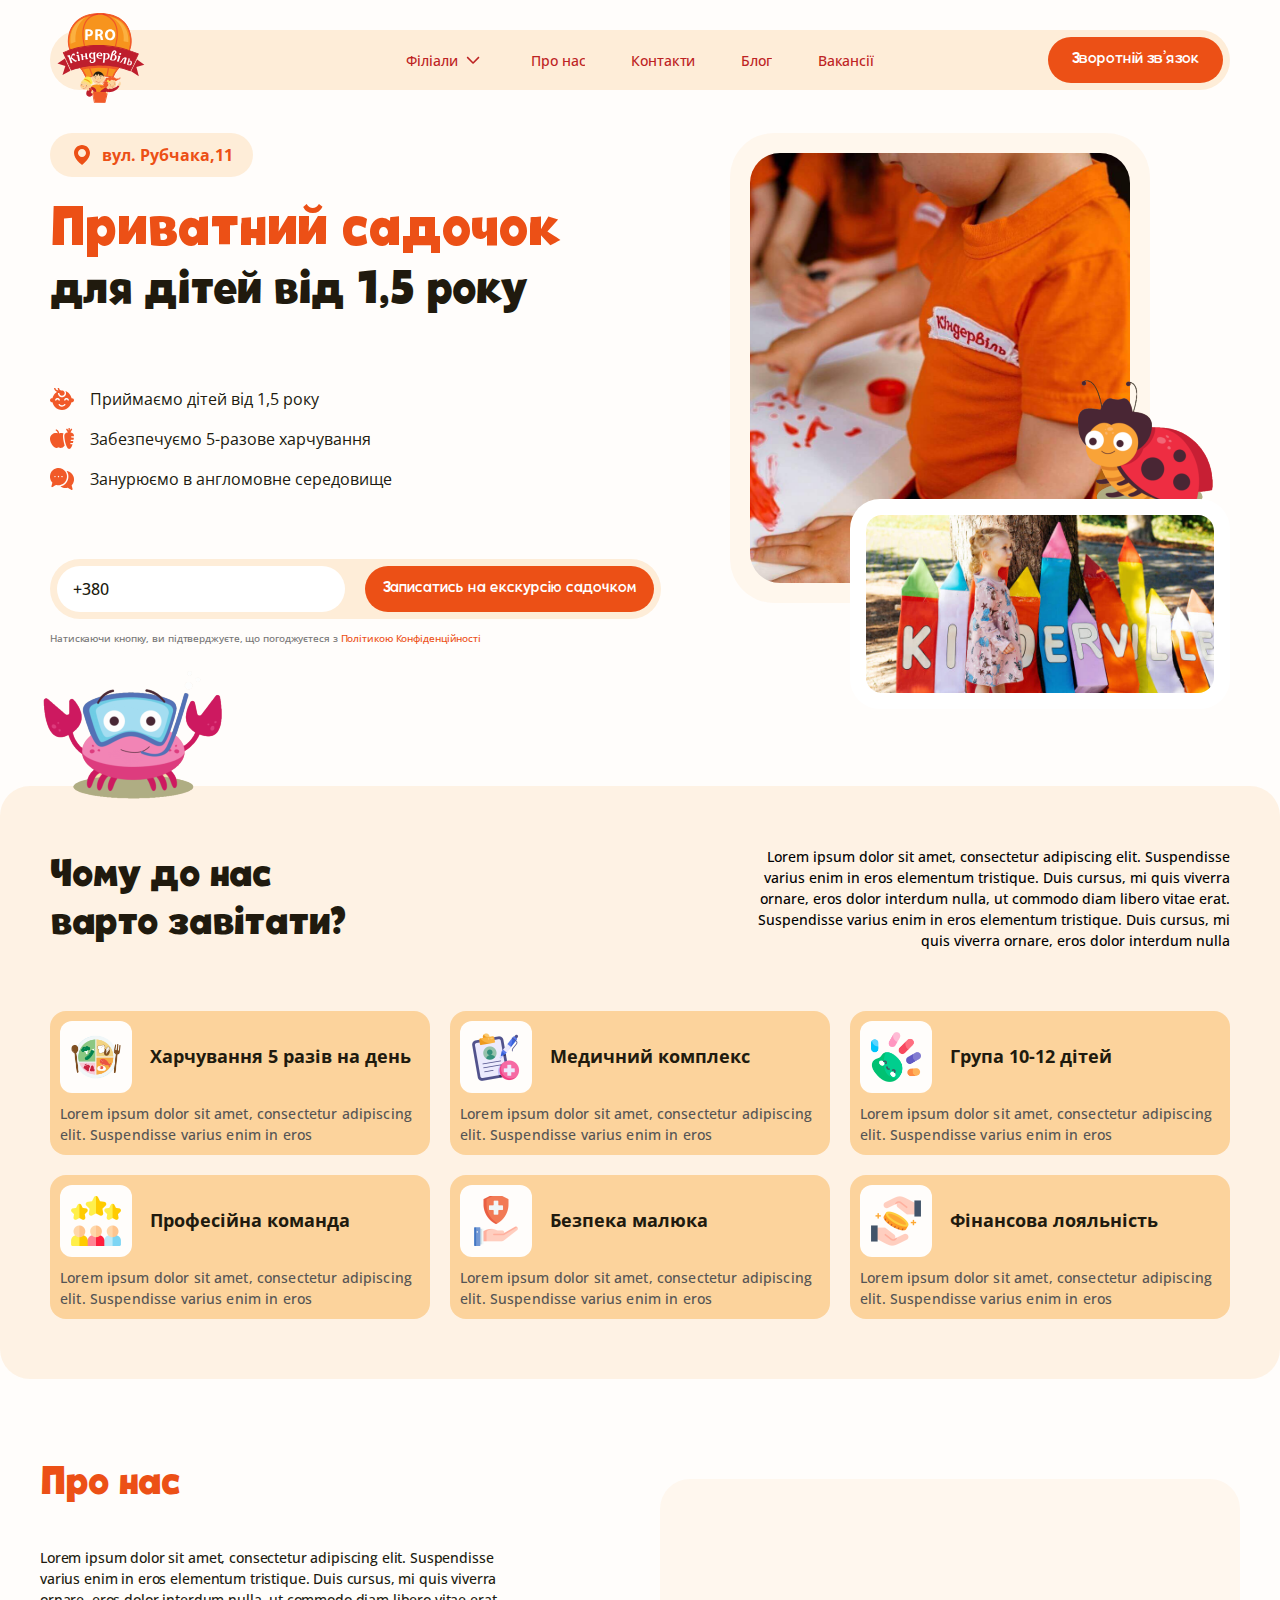
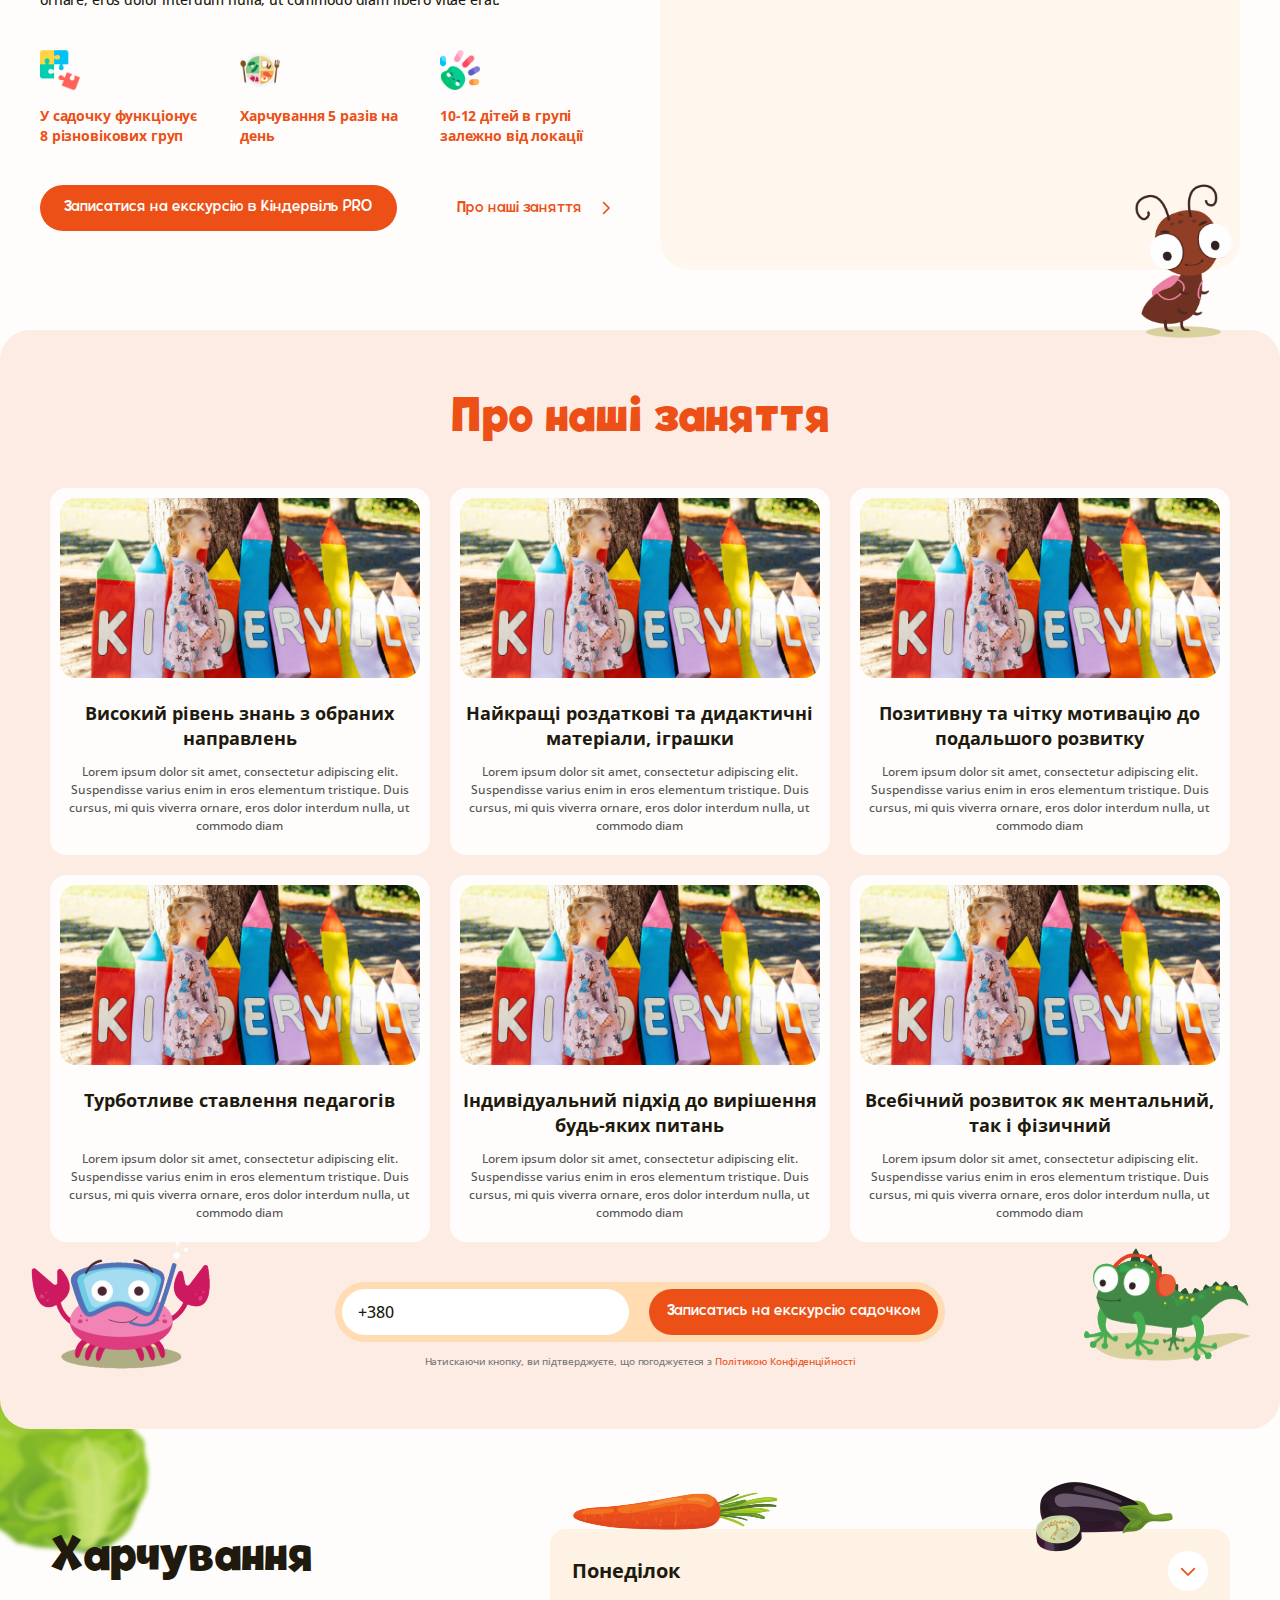
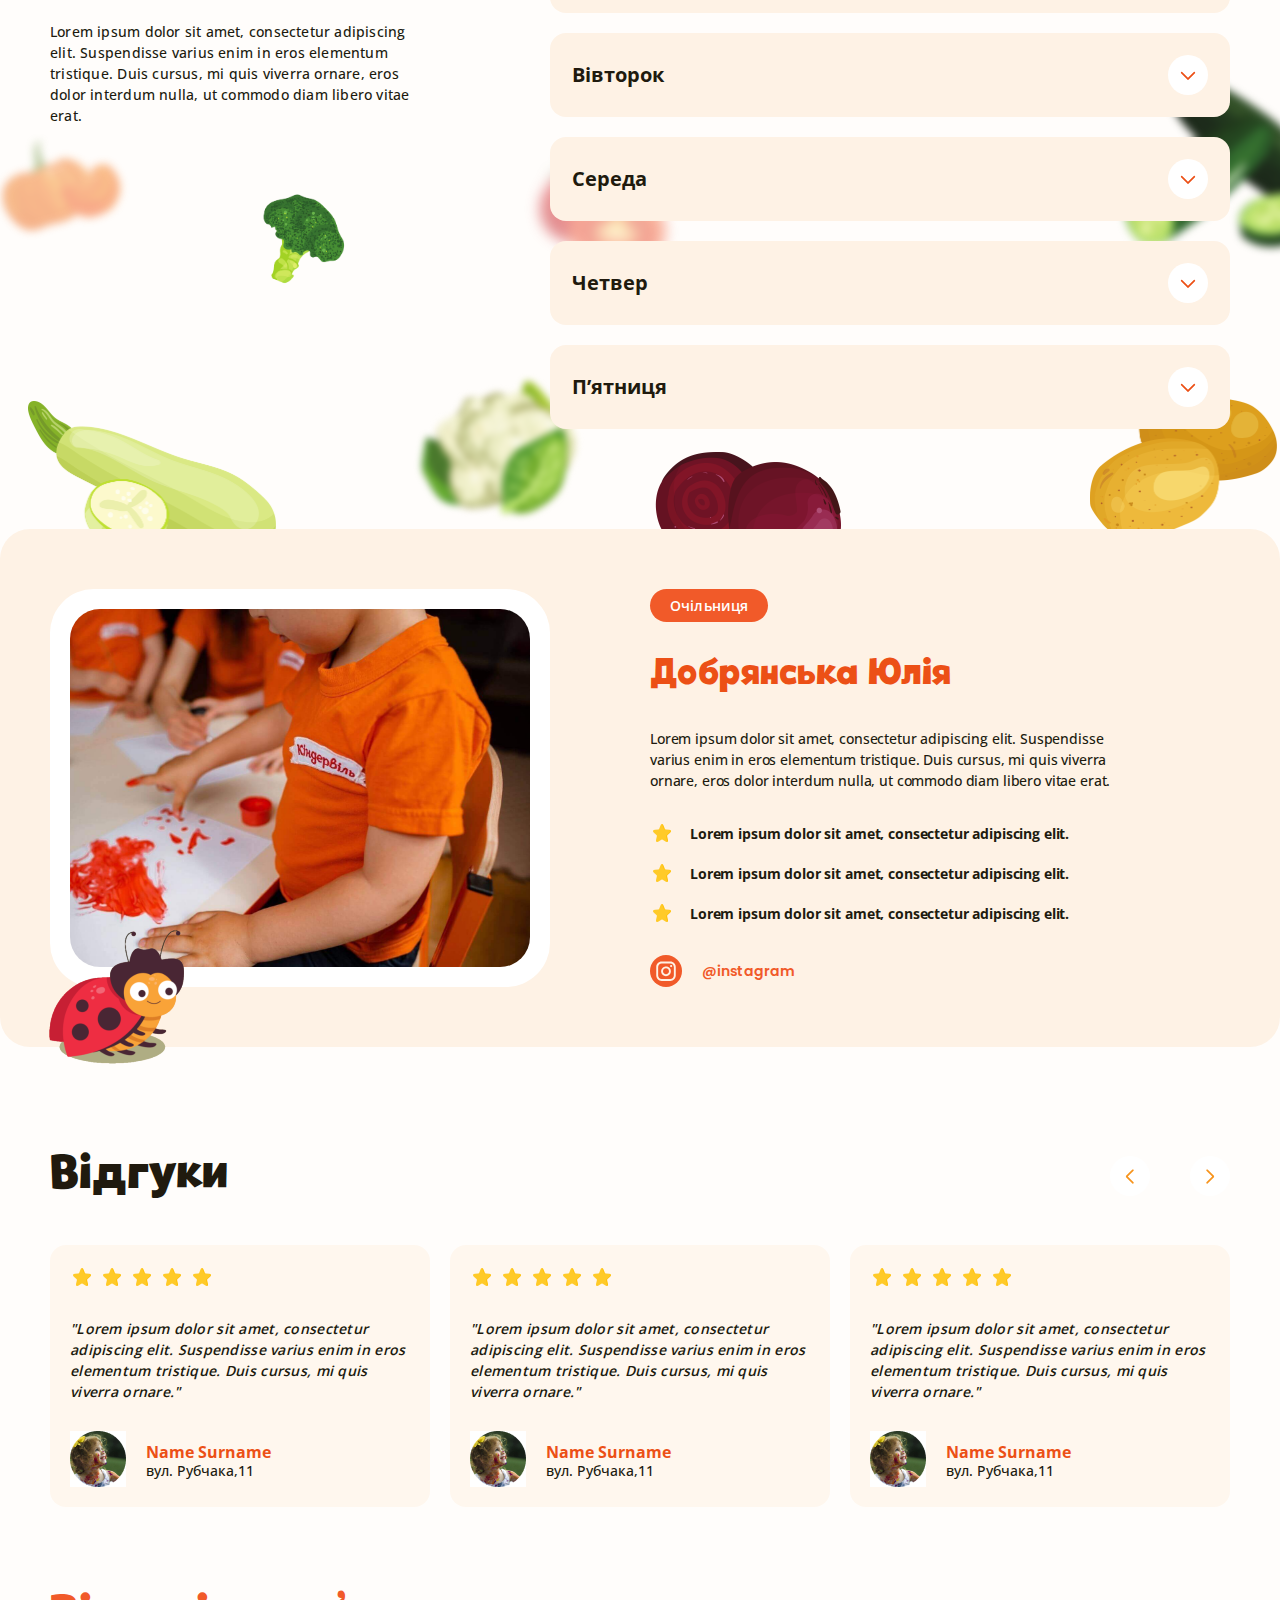
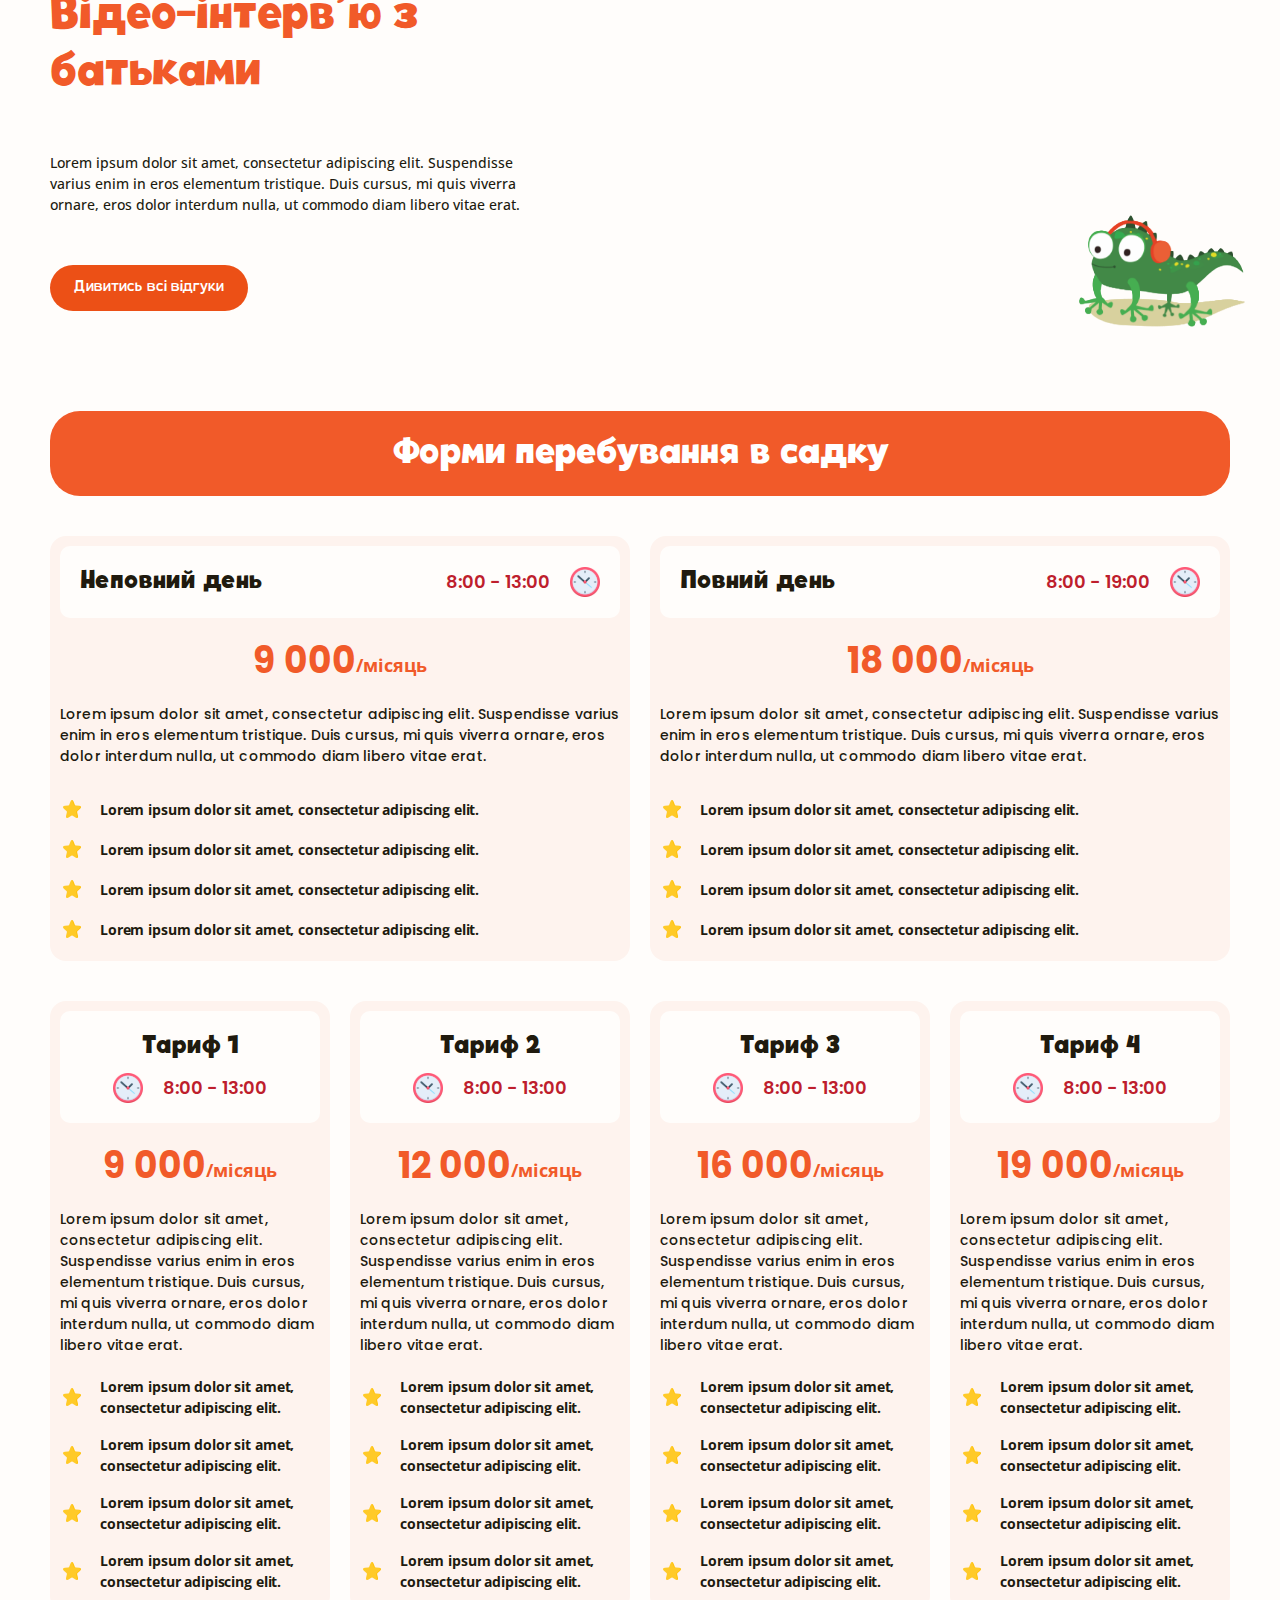
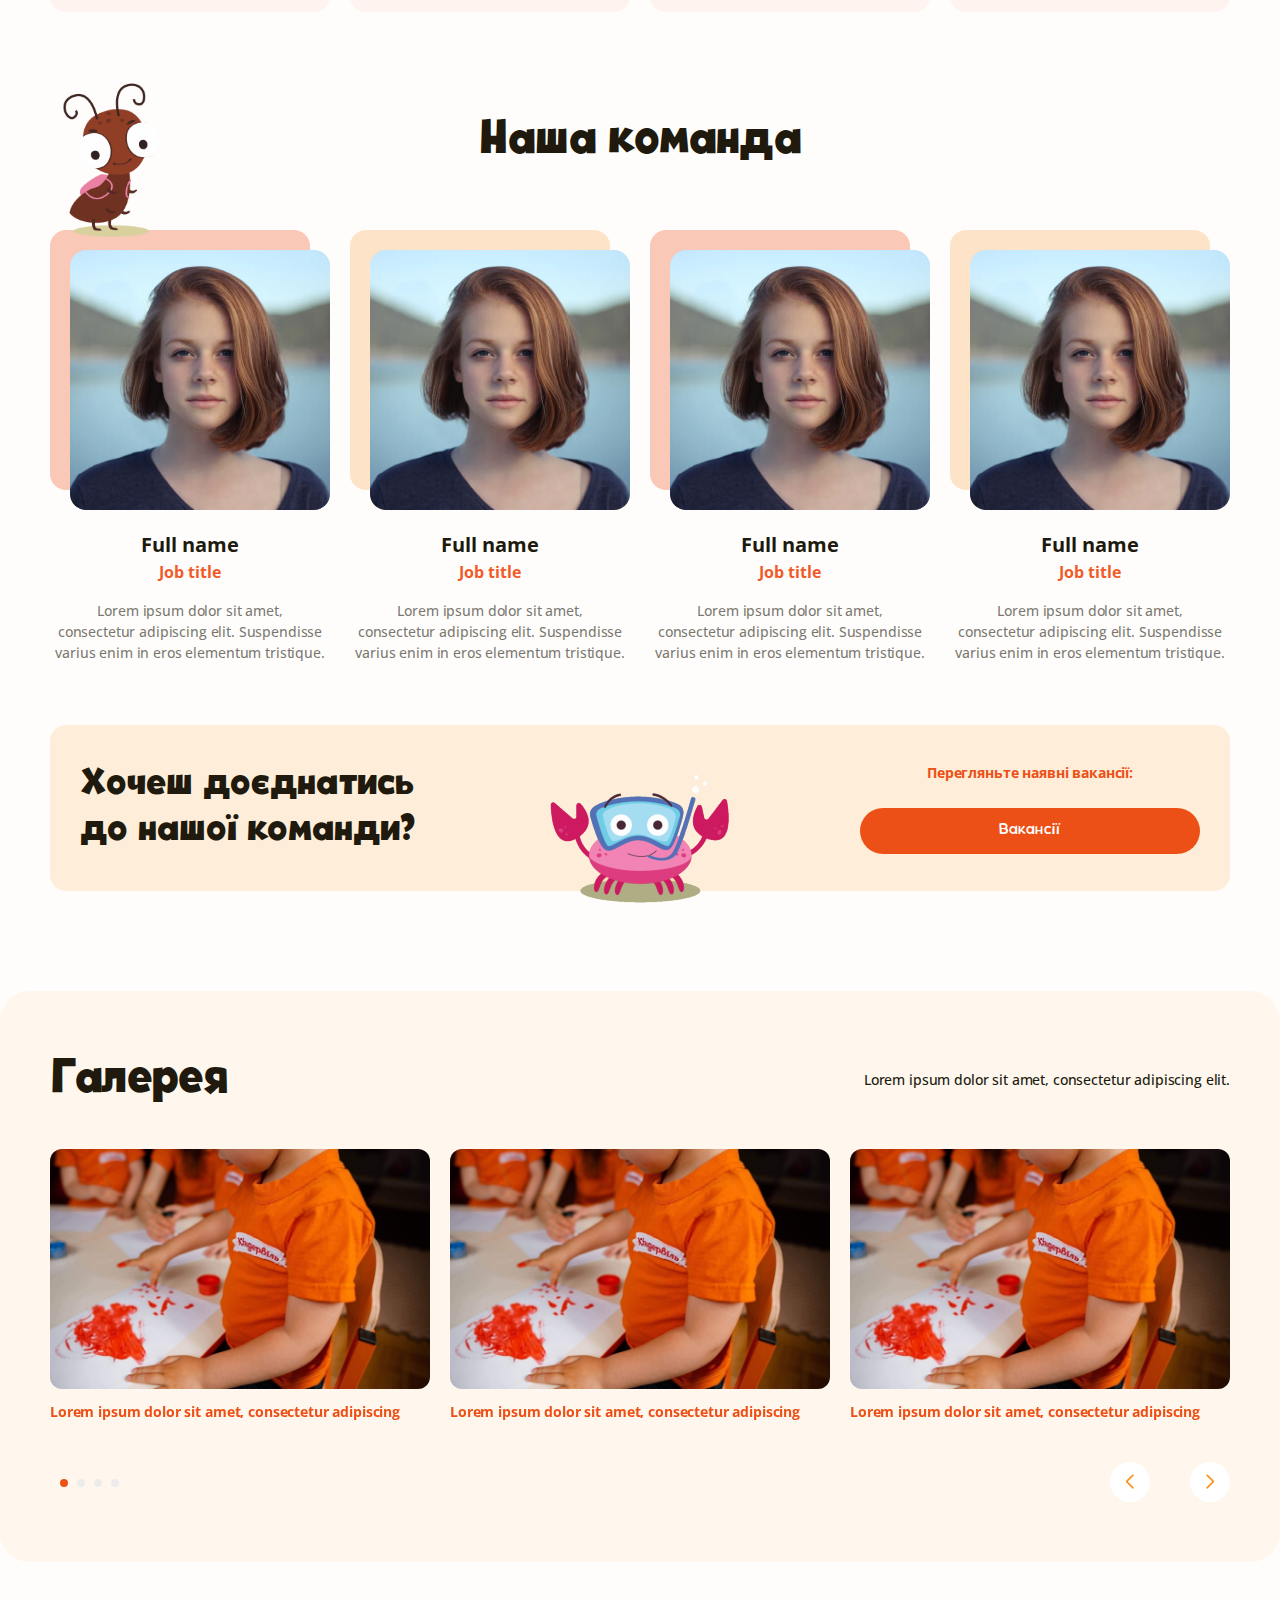
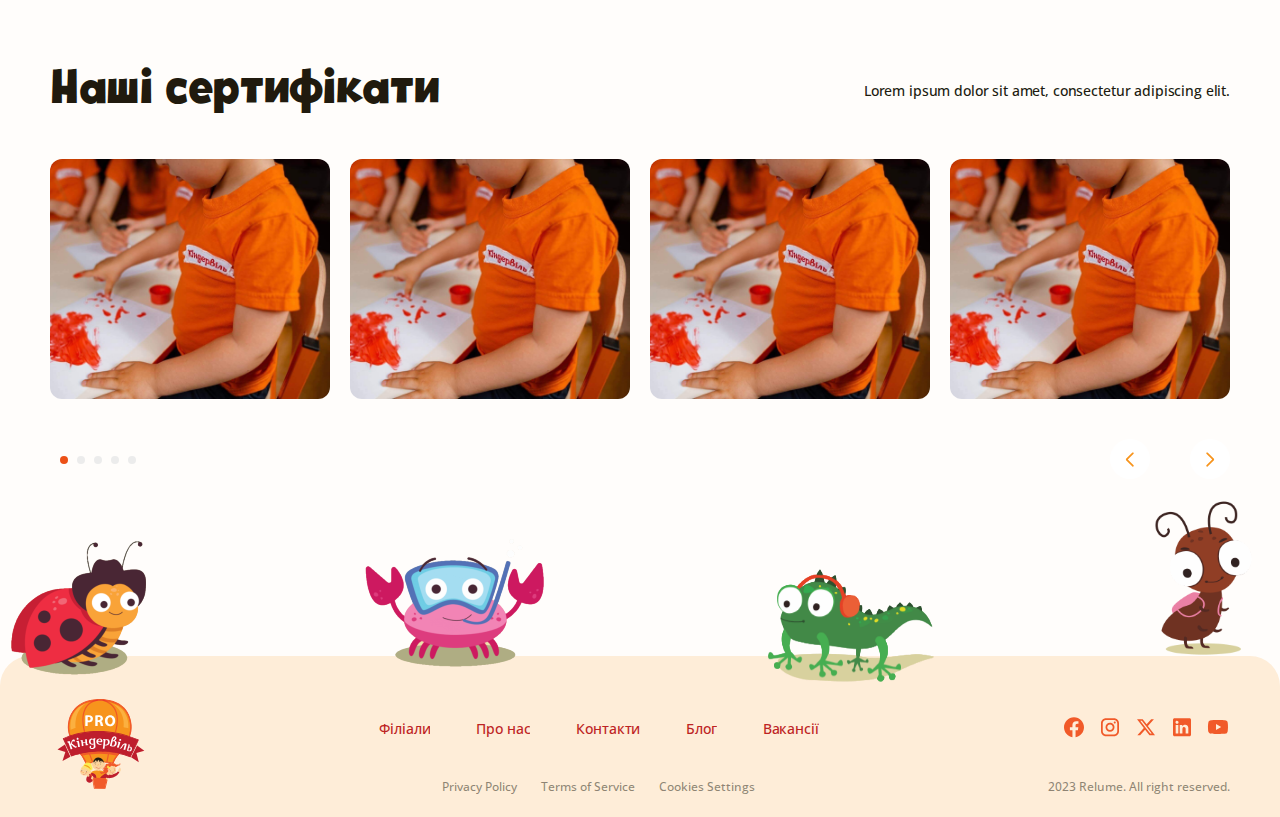
<file: branch.html>
<!DOCTYPE html>
<html lang="uk">
<head>
    <meta charset="UTF-8">
    <meta http-equiv="X-UA-Compatible" content="IE=edge">
    <meta name="viewport" content="width=device-width, initial-scale=1.0">
    <link rel="stylesheet" href="css/style.min.css">
    <link rel="stylesheet" href="https://cdn.jsdelivr.net/npm/swiper@11/swiper-bundle.min.css" />
    <link rel="stylesheet" href="https://cdn.jsdelivr.net/npm/@fancyapps/ui@5.0/dist/fancybox/fancybox.css" />
    <title>Філіал</title>
</head>

<body>
    <svg display="none">
    <symbol id="arrow" viewBox="0 0 14 8">
        <g>
            <path fill-rule="evenodd" clip-rule="evenodd"
                d="M7.3977 7.66292C7.17802 7.88259 6.82192 7.88259 6.60225 7.66292L0.867387 1.92804C0.64772 1.70837 0.64772 1.35227 0.867387 1.13259L1.13256 0.867393C1.35222 0.647718 1.70838 0.647718 1.92805 0.867393L6.99997 5.93934L12.0719 0.867393C12.2916 0.647718 12.6477 0.647718 12.8674 0.867393L13.1326 1.13259C13.3522 1.35227 13.3522 1.70837 13.1326 1.92804L7.3977 7.66292Z" />
        </g>
    </symbol>
    <symbol id="cube" viewBox="0 0 18 20">
        <g>
            <path fill-rule="evenodd" clip-rule="evenodd"
                d="M17.73 5.12L17.59 4.87C17.4094 4.56769 17.1547 4.31643 16.85 4.14L10.14 0.27C9.8362 0.09375 9.4913 0.00062 9.14 0H8.85C8.4987 0.00062 8.1538 0.09375 7.85 0.27L1.14 4.15C0.836969 4.32526 0.58526 4.57697 0.41 4.88L0.27 5.13C0.0937499 5.43384 0.00062 5.77874 0 6.13V13.88C0.00062 14.2313 0.0937499 14.5762 0.27 14.88L0.41 15.13C0.58979 15.4295 0.84049 15.6802 1.14 15.86L7.86 19.73C8.1623 19.9099 8.5082 20.0033 8.86 20H9.14C9.4913 19.9994 9.8362 19.9063 10.14 19.73L16.85 15.85C17.156 15.6787 17.4087 15.426 17.58 15.12L17.73 14.87C17.9041 14.5653 17.9971 14.221 18 13.87V6.12C17.9994 5.76874 17.9063 5.42384 17.73 5.12ZM8.85 2H9.14L15 5.38L9 8.84L3 5.38L8.85 2ZM10 17.5L15.85 14.12L16 13.87V7.11L10 10.58V17.5Z" />
        </g>
    </symbol>
    <symbol id="email" viewBox="0 0 28 22">
        <g>
            <path fill-rule="evenodd" clip-rule="evenodd"
                d="M3.33329 0.333984H24.6666C26.1394 0.333984 27.3333 1.52789 27.3333 3.00065V19.0007C27.3333 20.4735 26.1394 21.6673 24.6666 21.6673H3.33329C1.86053 21.6673 0.666626 20.4735 0.666626 19.0007V3.00065C0.666626 1.52789 1.86053 0.333984 3.33329 0.333984ZM16.2 15.6007L24.6666 9.66732V6.86732L14.8666 13.734C14.3454 14.0957 13.6545 14.0957 13.1333 13.734L3.33329 6.86732V9.66732L11.8 15.6007C13.1213 16.5243 14.8786 16.5243 16.2 15.6007Z" />
        </g>
    </symbol>
    <symbol id="email-share" viewBox="0 0 25 25">
        <g>
            <path fill-rule="evenodd" clip-rule="evenodd"
                d="M11.5616 0.0235252C9.70842 0.200957 8.33006 0.592802 6.76956 1.38582C4.921 2.32516 3.26221 3.81056 2.0527 5.60955C1.54059 6.37126 0.914783 7.65715 0.614301 8.56513C0.371764 9.29801 0.179103 10.1321 0.0613556 10.9589C-0.0204518 11.5334 -0.0204518 13.462 0.0613556 14.0366C0.266241 15.4755 0.646917 16.736 1.24167 17.9448C1.91456 19.3124 2.57367 20.2311 3.66181 21.3183C4.73807 22.3935 5.67203 23.0649 6.98961 23.7106C7.90895 24.1612 8.50253 24.3805 9.43454 24.6141C11.8802 25.2269 14.333 25.1094 16.7223 24.2649C17.4466 24.009 18.711 23.3759 19.361 22.9438C21.1457 21.7573 22.6206 20.1191 23.5971 18.2385C24.4807 16.537 24.9228 14.8488 24.9918 12.913C25.066 10.8295 24.6372 8.84656 23.7093 6.98265C23.1 5.75875 22.4218 4.79953 21.4694 3.81501C20.4134 2.72316 19.3775 1.96985 17.9918 1.28582C16.5434 0.570868 15.1938 0.189233 13.5909 0.0412586C13.0927 -0.00471148 11.9602 -0.0146285 11.5616 0.0235252ZM19.7208 7.00029C20.0175 7.16448 20.2626 7.4275 20.4243 7.75535L20.5345 7.9789V12.4977V17.0166L20.4243 17.2401C20.2626 17.568 20.0175 17.831 19.7208 17.9952L19.4588 18.1402H12.4907H5.52265L5.2606 17.9952C4.96388 17.831 4.71885 17.568 4.55714 17.2401L4.44688 17.0166V12.4977V7.9789L4.58409 7.69975C4.74927 7.3637 5.07386 7.06487 5.41786 6.93223C5.66489 6.83697 5.79105 6.83541 12.564 6.84528L19.4588 6.85529L19.7208 7.00029ZM7.06471 8.16903C7.21914 8.31573 12.3998 12.4058 12.4608 12.4291C12.511 12.4484 17.585 8.48701 17.9167 8.16957C17.9782 8.11075 17.2095 8.10103 12.4907 8.10103C7.7914 8.10103 7.00349 8.1109 7.06471 8.16903ZM5.74269 12.7553C5.74269 16.5465 5.7469 16.7366 5.83213 16.8136C5.91437 16.888 6.44722 16.8945 12.4992 16.8945C18.818 16.8945 19.08 16.8909 19.1581 16.8048C19.2326 16.7226 19.2383 16.3879 19.2268 12.7557L19.2143 8.7963L18.1874 9.61355C14.0948 12.8706 12.7566 13.9128 12.6317 13.9401C12.5542 13.9572 12.429 13.9576 12.3537 13.941C12.2784 13.9245 11.4257 13.284 10.4589 12.5176C9.06105 11.4096 6.51226 9.38858 5.85491 8.86689L5.74269 8.77788V12.7553Z" />
        </g>
    </symbol>
    <symbol id="phone" viewBox="0 0 24 24">
        <g>
            <path
                d="M18.6667 24.0004C16.4617 23.9984 14.2911 23.4534 12.3467 22.4137L11.7467 22.0804C7.601 19.8514 4.20225 16.4526 1.97333 12.307L1.64 11.707C0.573094 9.75158 0.00950749 7.56129 8.29008e-07 5.33369V4.44036C-0.000559171 3.72964 0.282614 3.04809 0.786667 2.54702L3.04 0.29369C3.25884 0.0731566 3.56775 -0.0331367 3.87595 0.00603667C4.18415 0.04521 4.45664 0.225423 4.61333 0.49369L7.61333 5.64036C7.91671 6.16421 7.82911 6.8267 7.4 7.25369L4.88 9.77372C4.67072 9.98065 4.62196 10.3004 4.76 10.5604L5.22667 11.4404C6.90272 14.5449 9.4524 17.09 12.56 18.7604L13.44 19.2404C13.7 19.3784 14.0197 19.3296 14.2267 19.1204L16.7467 16.6004C17.1736 16.1713 17.8361 16.0837 18.36 16.387L23.5067 19.387C23.7749 19.5437 23.9552 19.8162 23.9943 20.1244C24.0335 20.4326 23.9272 20.7416 23.7067 20.9604L21.4533 23.2137C20.9523 23.7177 20.2707 24.0009 19.56 24.0004H18.6667Z" />
        </g>
    </symbol>
    <symbol id="facebook" viewBox="0 0 24 24">
        <g>
            <path
                d="M22 12.3038C22 6.74719 17.5229 2.24268 12 2.24268C6.47715 2.24268 2 6.74719 2 12.3038C2 17.3255 5.65684 21.4879 10.4375 22.2427V15.2121H7.89844V12.3038H10.4375V10.0872C10.4375 7.56564 11.9305 6.1728 14.2146 6.1728C15.3088 6.1728 16.4531 6.36931 16.4531 6.36931V8.84529H15.1922C13.95 8.84529 13.5625 9.6209 13.5625 10.4166V12.3038H16.3359L15.8926 15.2121H13.5625V22.2427C18.3432 21.4879 22 17.3257 22 12.3038Z" />
        </g>
    </symbol>
    <symbol id="facebook-share" viewBox="0 0 25 25">
        <g>
            <path fill-rule="evenodd" clip-rule="evenodd"
                d="M11.3127 0.0303495C7.39826 0.437299 3.97328 2.56357 1.88923 5.88066C-0.527047 9.7266 -0.633892 14.7383 1.61671 18.6651C2.80131 20.7319 4.5389 22.4313 6.5898 23.5288C8.33484 24.4626 10.2612 24.9776 12.0701 24.994L12.7303 25L12.7427 20.1449L12.7552 15.2898H11.4102H10.0652V13.7252V12.1606L11.3978 12.1476L12.7303 12.1345L12.758 10.4958C12.7831 9.00834 12.7956 8.82088 12.8935 8.46569C13.2658 7.11413 14.1643 6.21497 15.5176 5.83942C15.8695 5.74173 16.024 5.73068 17.0579 5.72926C17.6899 5.72838 18.4216 5.74594 18.6838 5.76825L19.1606 5.8088V7.21896V8.62912L17.9992 8.64546C16.8445 8.66165 16.8364 8.66253 16.5854 8.79471C16.0466 9.07853 15.9821 9.3059 15.9821 10.9194V12.159H17.5224C18.3696 12.159 19.0627 12.1755 19.0626 12.1957C19.0625 12.2158 18.9745 12.9024 18.867 13.7213C18.7595 14.5402 18.6716 15.2281 18.6716 15.25C18.6716 15.2719 18.0664 15.2898 17.3268 15.2898H15.9821V19.9125C15.9821 22.455 15.9907 24.5353 16.0011 24.5353C16.0944 24.5353 17.2583 24.095 17.6989 23.893C19.1696 23.2189 20.3116 22.4071 21.4841 21.2024C22.5043 20.1543 23.1376 19.2482 23.7873 17.9069C24.3648 16.7144 24.7588 15.3847 24.9396 14.0179C25.0201 13.4095 25.0201 11.5267 24.9397 10.9605C24.5286 8.06798 23.3346 5.6345 21.3546 3.65371C19.4151 1.71343 16.9975 0.503436 14.2462 0.0958998C13.6463 0.00701559 11.9102 -0.0317275 11.3127 0.0303495Z" />
        </g>
    </symbol>
    <symbol id="instagram" viewBox="0 0 24 24">
        <g>
            <path fill-rule="evenodd" clip-rule="evenodd"
                d="M16 3.24268H8C5.23858 3.24268 3 5.48126 3 8.24268V16.2427C3 19.0041 5.23858 21.2427 8 21.2427H16C18.7614 21.2427 21 19.0041 21 16.2427V8.24268C21 5.48126 18.7614 3.24268 16 3.24268ZM19.25 16.2427C19.2445 18.0353 17.7926 19.4872 16 19.4927H8C6.20735 19.4872 4.75549 18.0353 4.75 16.2427V8.24268C4.75549 6.45003 6.20735 4.99817 8 4.99268H16C17.7926 4.99817 19.2445 6.45003 19.25 8.24268V16.2427ZM16.75 8.49268C17.3023 8.49268 17.75 8.04496 17.75 7.49268C17.75 6.9404 17.3023 6.49268 16.75 6.49268C16.1977 6.49268 15.75 6.9404 15.75 7.49268C15.75 8.04496 16.1977 8.49268 16.75 8.49268ZM12 7.74268C9.51472 7.74268 7.5 9.7574 7.5 12.2427C7.5 14.728 9.51472 16.7427 12 16.7427C14.4853 16.7427 16.5 14.728 16.5 12.2427C16.5027 11.0484 16.0294 9.90225 15.1849 9.05776C14.3404 8.21327 13.1943 7.74002 12 7.74268ZM9.25 12.2427C9.25 13.7615 10.4812 14.9927 12 14.9927C13.5188 14.9927 14.75 13.7615 14.75 12.2427C14.75 10.7239 13.5188 9.49268 12 9.49268C10.4812 9.49268 9.25 10.7239 9.25 12.2427Z" />
        </g>
    </symbol>
    <symbol id="instagram-share" viewBox="0 0 25 25">
        <g>
            <path fill-rule="evenodd" clip-rule="evenodd"
                d="M11.3133 0.0303533C7.40168 0.437109 3.97352 2.5659 1.891 5.8814C-1.06167 10.5823 -0.510591 16.7909 3.22242 20.8808C5.28836 23.1443 7.87208 24.4974 10.9705 24.9388C11.549 25.0212 13.4713 25.0202 14.0752 24.9371C16.905 24.548 19.4394 23.293 21.3668 21.3261C21.9994 20.6806 22.1342 20.5263 22.5538 19.9667C23.8041 18.299 24.6228 16.266 24.9387 14.0441C25.0205 13.4685 25.0205 11.5372 24.9386 10.9619C24.7279 9.4807 24.3447 8.2187 23.7301 6.98097C23.0788 5.6696 22.4104 4.73471 21.3701 3.67986C19.4404 1.72303 17.0241 0.507462 14.2464 0.0959118C13.6466 0.00701647 11.9107 -0.0317315 11.3133 0.0303533ZM15.4603 5.36016C16.8657 5.45121 17.6875 5.75923 18.4391 6.47661C19.2028 7.20553 19.5551 8.10089 19.649 9.55149C19.7109 10.5073 19.7108 14.4734 19.6489 15.4444C19.5555 16.9089 19.1957 17.8144 18.4128 18.5554C17.6839 19.2451 16.8413 19.5563 15.4603 19.6458C14.5221 19.7066 10.4992 19.7066 9.56101 19.6458C8.15561 19.5548 7.33381 19.2468 6.58218 18.5294C5.81851 17.8005 5.46618 16.9051 5.37231 15.4545C5.3109 14.5058 5.31124 10.4261 5.37285 9.52356C5.47059 8.09091 5.82413 7.20015 6.58218 6.47661C7.3033 5.78834 8.17018 5.44896 9.4242 5.36388C10.2507 5.30781 14.6111 5.30512 15.4603 5.36016ZM10.726 6.63757C9.25723 6.66404 9.02015 6.6793 8.68992 6.76878C7.64986 7.05064 7.05942 7.64174 6.78093 8.67986C6.69233 9.01015 6.67703 9.25521 6.6498 10.7784C6.63288 11.727 6.63288 13.2791 6.6498 14.2276C6.67703 15.7508 6.69233 15.9958 6.78093 16.3261C7.05952 17.3646 7.65206 17.9576 8.68992 18.2363C9.02 18.325 9.26491 18.3403 10.7872 18.3675C11.7351 18.3845 13.2862 18.3845 14.2341 18.3675C15.7689 18.3401 15.9995 18.3255 16.3397 18.2342C17.3523 17.9625 17.9654 17.3491 18.2387 16.3344C18.3308 15.9929 18.3449 15.7685 18.372 14.2276C18.3887 13.2791 18.3887 11.7269 18.372 10.7784C18.3452 9.24983 18.3303 9.01132 18.2409 8.67986C17.9603 7.63944 17.3657 7.04501 16.3314 6.77103C15.9501 6.6701 15.8492 6.66536 13.0974 6.61947C12.7074 6.61296 11.6403 6.62108 10.726 6.63757ZM16.6512 7.85833C16.8385 7.92912 17.0557 8.14023 17.1371 8.33064C17.3733 8.88314 16.9516 9.51862 16.3488 9.51862C15.8881 9.51862 15.4931 9.12566 15.4931 8.66719C15.4931 8.07477 16.1009 7.65025 16.6512 7.85833ZM13.6968 9.0145C14.2881 9.22204 14.6164 9.42874 15.0805 9.88555C15.5303 10.3284 15.8115 10.7698 16.0154 11.3533C16.1424 11.7169 16.1522 11.7985 16.1522 12.503C16.1522 13.2075 16.1424 13.2891 16.0154 13.6527C15.8183 14.2167 15.5297 14.6762 15.1061 15.1C14.6824 15.5239 14.2233 15.8128 13.6596 16.01C13.2963 16.1371 13.2147 16.1468 12.5106 16.1468C11.8066 16.1468 11.725 16.1371 11.3617 16.01C10.7785 15.806 10.3374 15.5246 9.89485 15.0745C9.44058 14.6124 9.2343 14.2855 9.02137 13.6899C8.8742 13.2784 8.86814 13.2311 8.8697 12.503C8.87117 11.8117 8.88295 11.71 9.00294 11.3533C9.25777 10.5952 9.80156 9.88134 10.4555 9.44631C11.1721 8.96959 11.6839 8.82756 12.6084 8.84894C13.1974 8.86254 13.3147 8.8804 13.6968 9.0145ZM11.934 10.1819C10.6485 10.5281 9.86566 11.8186 10.1886 13.0592C10.4224 13.9575 11.0584 14.5929 11.9583 14.8274C13.6387 15.2654 15.2713 13.6318 14.8336 11.9503C14.4929 10.6415 13.1863 9.8446 11.934 10.1819Z" />
        </g>
    </symbol>
    <symbol id="linkedin" viewBox="0 0 24 24">
        <g>
            <path fill-rule="evenodd" clip-rule="evenodd"
                d="M4.5 3.24268C3.67157 3.24268 3 3.91425 3 4.74268V19.7427C3 20.5711 3.67157 21.2427 4.5 21.2427H19.5C20.3284 21.2427 21 20.5711 21 19.7427V4.74268C21 3.91425 20.3284 3.24268 19.5 3.24268H4.5ZM8.52076 7.2454C8.52639 8.20165 7.81061 8.79087 6.96123 8.78665C6.16107 8.78243 5.46357 8.1454 5.46779 7.24681C5.47201 6.40165 6.13998 5.72243 7.00764 5.74212C7.88795 5.76181 8.52639 6.40728 8.52076 7.2454ZM12.2797 10.0044H9.75971H9.7583V18.5643H12.4217V18.3646C12.4217 17.9847 12.4214 17.6047 12.4211 17.2246C12.4203 16.2108 12.4194 15.1959 12.4246 14.1824C12.426 13.9363 12.4372 13.6804 12.5005 13.4455C12.7381 12.568 13.5271 12.0013 14.4074 12.1406C14.9727 12.2291 15.3467 12.5568 15.5042 13.0898C15.6013 13.423 15.6449 13.7816 15.6491 14.129C15.6605 15.1766 15.6589 16.2242 15.6573 17.2719C15.6567 17.6417 15.6561 18.0117 15.6561 18.3815V18.5629H18.328V18.3576C18.328 17.9056 18.3278 17.4537 18.3275 17.0018C18.327 15.8723 18.3264 14.7428 18.3294 13.6129C18.3308 13.1024 18.276 12.599 18.1508 12.1054C17.9638 11.3713 17.5771 10.7638 16.9485 10.3251C16.5027 10.0129 16.0133 9.81178 15.4663 9.78928C15.404 9.78669 15.3412 9.7833 15.2781 9.77989C14.9984 9.76477 14.7141 9.74941 14.4467 9.80334C13.6817 9.95662 13.0096 10.3068 12.5019 10.9241C12.4429 10.9949 12.3852 11.0668 12.2991 11.1741L12.2797 11.1984V10.0044ZM5.68164 18.5671H8.33242V10.01H5.68164V18.5671Z" />
        </g>
    </symbol>
    <symbol id="linkedin-share" viewBox="0 0 25 25">
        <g>
            <path fill-rule="evenodd" clip-rule="evenodd"
                d="M11.3133 0.0303533C7.40168 0.437109 3.97352 2.5659 1.891 5.8814C-1.06167 10.5823 -0.510591 16.7909 3.22242 20.8808C5.28836 23.1443 7.87208 24.4974 10.9705 24.9388C11.549 25.0212 13.4713 25.0202 14.0752 24.9371C16.905 24.548 19.4394 23.293 21.3668 21.3261C21.9994 20.6806 22.1342 20.5263 22.5538 19.9667C23.8041 18.299 24.6228 16.266 24.9387 14.0441C25.0205 13.4685 25.0205 11.5372 24.9386 10.9619C24.7279 9.4807 24.3447 8.2187 23.7301 6.98097C23.0788 5.6696 22.4104 4.73471 21.3701 3.67986C19.4404 1.72303 17.0241 0.507462 14.2464 0.0959118C13.6466 0.00701647 11.9107 -0.0317315 11.3133 0.0303533ZM8.08579 5.43824C8.4322 5.55982 8.84731 5.98355 8.96827 6.33903C9.25102 7.17011 8.86574 8.04825 8.09117 8.33822C7.17843 8.67996 6.24677 8.39615 5.83406 7.65064C5.70156 7.41121 5.69002 7.35132 5.69002 6.90117C5.69002 6.49055 5.70733 6.37959 5.79768 6.21056C6.02758 5.78061 6.36582 5.50825 6.83554 5.37488C7.12357 5.29313 7.76496 5.32562 8.08579 5.43824ZM17.3755 9.64328C17.8712 9.77796 18.4167 10.0935 18.769 10.4494C19.1459 10.83 19.3711 11.1945 19.5605 11.7299C19.8322 12.4983 19.8447 12.6822 19.8447 15.9341V18.9121H18.329H16.8133L16.8124 16.2335C16.8117 14.1192 16.7971 13.4864 16.7427 13.2298C16.6166 12.6346 16.3783 12.2911 15.9432 12.0776C15.5555 11.8875 15.009 11.8838 14.6131 12.0686C14.2606 12.2332 13.9671 12.535 13.7701 12.9352L13.6107 13.2591L13.595 16.0856L13.5793 18.9121H12.0671H10.5549V14.3132V9.71431H12.0706H13.5863L13.5879 10.3626L13.5894 11.0108L13.7133 10.864C13.7814 10.7833 13.9232 10.6148 14.0283 10.4894C14.3828 10.067 15.0894 9.68056 15.7141 9.56749C16.06 9.50492 17.0288 9.5491 17.3755 9.64328ZM8.88056 14.3254L8.89302 18.9121H7.35264H5.81225V14.3458C5.81225 11.8343 5.82721 9.76456 5.84555 9.74621C5.86383 9.72791 6.55142 9.71877 7.37347 9.72586L8.86809 9.73878L8.88056 14.3254Z" />
        </g>
    </symbol>
    <symbol id="x" viewBox="0 0 24 24">
        <g>
            <path
                d="M17.1761 4.24268H19.9362L13.9061 11.0201L21 20.2427H15.4456L11.0951 14.6493L6.11723 20.2427H3.35544L9.80517 12.9935L3 4.24268H8.69545L12.6279 9.3553L17.1761 4.24268ZM16.2073 18.6181H17.7368L7.86441 5.78196H6.2232L16.2073 18.6181Z" />
        </g>
    </symbol>
    <symbol id="x-share" viewBox="0 0 25 25">
        <g>
            <path fill-rule="evenodd" clip-rule="evenodd"
                d="M11.5716 0.0235252C9.75873 0.197244 8.38071 0.582885 6.87473 1.33805C5.67829 1.93795 4.70515 2.64998 3.67767 3.6772C2.57885 4.77584 1.88946 5.74058 1.23221 7.09955C0.461798 8.69239 0.0724637 10.2774 0.00820982 12.0825C-0.0659631 14.166 0.362559 16.1489 1.28972 18.0128C1.94286 19.3258 2.61394 20.2547 3.67767 21.3183C4.75313 22.3935 5.6864 23.0649 7.00299 23.7106C7.92165 24.1612 8.51479 24.3805 9.44611 24.6141C11.8899 25.2269 14.3409 25.1094 16.7285 24.2649C17.4522 24.009 18.7156 23.3759 19.3652 22.9438C21.1485 21.7573 22.6224 20.1191 23.5982 18.2385C24.4811 16.537 24.9228 14.8488 24.9918 12.913C25.066 10.8295 24.6374 8.84656 23.7103 6.98265C23.1015 5.75875 22.4237 4.79953 21.472 3.81501C20.4168 2.72316 19.3817 1.96985 17.997 1.28582C16.5497 0.570868 15.2011 0.189233 13.5994 0.0412586C13.1016 -0.00471148 11.9699 -0.0146285 11.5716 0.0235252ZM16.1074 6.95695C16.4799 7.08182 16.8559 7.2977 17.1488 7.55481L17.3199 7.70498L17.6584 7.61714C18.0656 7.51153 18.6046 7.30117 18.8887 7.13697C19.0038 7.07054 19.0964 7.04147 19.0964 7.07185C19.0964 7.17777 18.8096 7.69335 18.611 7.94455C18.5007 8.08407 18.3002 8.28056 18.1654 8.38115C18.0307 8.48173 17.9418 8.57118 17.9681 8.57993C18.0445 8.60538 19.0011 8.36214 19.2576 8.25203L19.4919 8.15135L19.4041 8.30293C19.2815 8.51461 18.51 9.32415 18.2771 9.48546L18.0842 9.61912L18.0554 10.3623C18.0082 11.5788 17.7407 12.5946 17.1649 13.7435C15.9947 16.0781 13.9031 17.6479 11.4093 18.063C9.56162 18.3706 7.88466 18.1332 6.27006 17.3354C5.38912 16.9002 5.38858 16.9199 6.28193 16.9126C6.93546 16.9073 7.12266 16.8877 7.5202 16.7831C8.30815 16.5758 9.03596 16.2435 9.56054 15.8514L9.72389 15.7293L9.48725 15.6988C9.13676 15.6535 8.65097 15.4909 8.34671 15.3171C7.98293 15.1092 7.47627 14.5892 7.28947 14.232C7.01814 13.7131 6.99869 13.7435 7.60214 13.7435C8.31504 13.7435 8.41628 13.6966 8.00398 13.5574C7.82969 13.4985 7.57712 13.3864 7.44275 13.3081C7.10013 13.1086 6.59279 12.5774 6.40321 12.2197C6.23087 11.8945 6.05018 11.2675 6.05018 10.9947C6.05018 10.8525 6.06352 10.8322 6.13569 10.864C6.37775 10.9706 6.8826 11.1217 7.07902 11.1463L7.30164 11.1743L6.93156 10.7979C6.34086 10.1972 6.08101 9.56391 6.08555 8.73611C6.08805 8.27997 6.14336 8.01954 6.3243 7.61211L6.44381 7.34303L7.06544 7.95589C8.23266 9.10656 9.63041 9.86387 11.1563 10.1724C11.5437 10.2507 12.342 10.3434 12.3719 10.3135C12.3804 10.3049 12.3682 10.1828 12.3446 10.0422C12.2562 9.51438 12.4179 8.73401 12.7235 8.21251C13.1269 7.52442 13.9587 6.95368 14.7351 6.83233C15.1419 6.76868 15.696 6.81899 16.1074 6.95695Z" />
        </g>
    </symbol>
    <symbol id="youtube" viewBox="0 0 24 24">
        <g>
            <path
                d="M21.593 7.20301C21.4791 6.78041 21.2565 6.39501 20.9473 6.08518C20.6382 5.77534 20.2533 5.55187 19.831 5.43701C18.265 5.00701 12 5.00001 12 5.00001C12 5.00001 5.73596 4.99301 4.16896 5.40401C3.74689 5.52415 3.36279 5.75078 3.05353 6.06214C2.74427 6.3735 2.52025 6.75913 2.40296 7.18201C1.98996 8.74801 1.98596 11.996 1.98596 11.996C1.98596 11.996 1.98196 15.26 2.39196 16.81C2.62196 17.667 3.29696 18.344 4.15496 18.575C5.73696 19.005 11.985 19.012 11.985 19.012C11.985 19.012 18.25 19.019 19.816 18.609C20.2385 18.4943 20.6237 18.2714 20.9336 17.9622C21.2435 17.653 21.4673 17.2682 21.583 16.846C21.997 15.281 22 12.034 22 12.034C22 12.034 22.02 8.76901 21.593 7.20301ZM9.99596 15.005L10.001 9.00501L15.208 12.01L9.99596 15.005Z" />
        </g>
    </symbol>
    <symbol id="point" viewBox="0 0 16 20">
        <g>
            <path
                d="M7.99996 0C3.58896 0 -4.06257e-05 3.589 -4.06257e-05 7.995C-0.0290406 14.44 7.69596 19.784 7.99996 20C7.99996 20 16.029 14.44 16 8C16 3.589 12.411 0 7.99996 0ZM7.99996 12C5.78996 12 3.99996 10.21 3.99996 8C3.99996 5.79 5.78996 4 7.99996 4C10.21 4 12 5.79 12 8C12 10.21 10.21 12 7.99996 12Z" />
        </g>
    </symbol>
    <symbol id="copy" viewBox="0 0 16 20">
        <g>
            <path fill-rule="evenodd" clip-rule="evenodd"
                d="M14.4076 0.0422409C13.8195 0.154561 13.3082 0.354287 12.8615 0.646208C12.6749 0.768182 12.1369 1.27761 11.0102 2.39948C9.53891 3.86432 9.41781 3.99446 9.36662 4.16645C9.2542 4.54381 9.41335 4.91579 9.76143 5.08926C9.87903 5.14789 10.0194 5.18721 10.1091 5.18673C10.429 5.18498 10.5143 5.11414 12.1158 3.51968C13.6056 2.03638 13.6445 2.00103 13.9534 1.85099C14.4109 1.62868 14.6691 1.57317 15.1409 1.59564C15.389 1.60745 15.619 1.6425 15.7725 1.69188C16.4776 1.91886 17.0794 2.52606 17.305 3.23819C17.3719 3.44931 17.3873 3.58521 17.3871 3.96224C17.3867 4.47687 17.3487 4.63627 17.1168 5.09472C16.9959 5.33377 16.7661 5.57423 14.2536 8.08942L11.5218 10.8242L11.1691 10.9918C10.7524 11.1898 10.5363 11.2398 10.0985 11.2398C9.53512 11.2398 9.02753 11.0514 8.56849 10.6717C8.4347 10.5611 8.28475 10.4489 8.23527 10.4224C7.85616 10.2195 7.37444 10.3774 7.17954 10.7686C7.07774 10.973 7.06316 11.1374 7.12623 11.3698C7.20541 11.6616 7.91641 12.2354 8.52836 12.5013C9.81841 13.0619 11.3519 12.889 12.4663 12.0571C12.8312 11.7847 18.1417 6.44312 18.3175 6.17151C18.6469 5.66293 18.843 5.16304 18.9469 4.56709C19.1897 3.1744 18.5851 1.6725 17.4308 0.801006C17.0394 0.505483 16.482 0.236249 16.0138 0.116576C15.5492 -0.00220446 14.8175 -0.0360676 14.4076 0.0422409ZM7.79958 6.65165C7.14271 6.77678 6.56046 7.02459 6.08646 7.38082C5.69143 7.67771 0.86611 12.5299 0.6796 12.8179C0.109972 13.6973 -0.107537 14.6724 0.0496825 15.642C0.126566 16.116 0.232777 16.4383 0.449469 16.8551C1.13407 18.1717 2.49291 18.9992 3.97152 19C4.75621 19.0004 5.66567 18.6967 6.30371 18.2211C6.43762 18.1213 7.13425 17.4495 7.85174 16.7283C9.14046 15.4329 9.15679 15.4146 9.19789 15.2183C9.24756 14.9812 9.2062 14.7812 9.06458 14.5735C8.94804 14.4027 8.65046 14.2471 8.44253 14.2482C8.12835 14.25 8.02477 14.3337 6.65858 15.6906C5.27219 17.0675 5.20407 17.1222 4.63533 17.3151C4.32575 17.4201 3.59319 17.4135 3.24319 17.3026C2.53119 17.077 1.9241 16.4751 1.69716 15.7698C1.64779 15.6163 1.61274 15.3863 1.60094 15.1381C1.57852 14.6669 1.63376 14.4091 1.8555 13.9504L2.00808 13.6348L4.51895 11.1234L7.02982 8.61211L7.34537 8.45969C7.75355 8.26252 8.02826 8.19513 8.42382 8.19513C9.01502 8.19513 9.51552 8.37867 9.98528 8.76768C10.3007 9.0289 10.4419 9.09696 10.6671 9.09644C10.9967 9.0957 11.2567 8.92657 11.3964 8.62213C11.4754 8.44977 11.4837 8.28101 11.423 8.07846C11.2874 7.6258 10.2812 6.95066 9.40574 6.72502C8.944 6.60597 8.21414 6.57263 7.79958 6.65165Z" />
        </g>
    </symbol>
    <symbol id="share" viewBox="0 0 17 19">
        <g>
            <path fill-rule="evenodd" clip-rule="evenodd"
                d="M13.2204 0.0523543C12.5795 0.168152 12.0423 0.448479 11.5541 0.921914C11.1752 1.28935 10.9161 1.68785 10.7747 2.12079C10.5477 2.81554 10.549 3.24886 10.7806 4.17461C10.7972 4.24078 10.4615 4.45416 8.21145 5.80766C6.78792 6.66397 5.60974 7.36978 5.59327 7.37612C5.57679 7.38247 5.4289 7.27803 5.26457 7.14404C4.91353 6.85789 4.4009 6.59697 3.9722 6.48633C3.56444 6.38108 2.83231 6.37395 2.44358 6.47138C1.47481 6.71426 0.645499 7.37972 0.261968 8.22193C0.0612595 8.66274 0 8.96125 0 9.49867C0 10.0361 0.0612595 10.3346 0.261968 10.7754C0.638008 11.6011 1.45582 12.2684 2.38832 12.5102C2.8304 12.6248 3.52997 12.6251 3.9722 12.511C4.4009 12.4004 4.91353 12.1395 5.26457 11.8533C5.4289 11.7193 5.57679 11.6149 5.59327 11.6212C5.60974 11.6276 6.78792 12.3334 8.21145 13.1897C10.4615 14.5432 10.7972 14.7566 10.7806 14.8227C10.5483 15.7514 10.5479 16.2097 10.779 16.8845C10.9346 17.3388 11.1571 17.6824 11.5389 18.0578C12.0562 18.5666 12.6159 18.85 13.3241 18.9616C14.9239 19.2137 16.4944 18.199 16.9122 16.6433C17.0878 15.9893 16.995 15.1503 16.6782 14.5273C16.1282 13.4457 15.0229 12.7857 13.7745 12.7933C12.948 12.7984 12.2483 13.0652 11.6292 13.6114L11.4242 13.7922L10.0103 12.9396C9.23257 12.4707 8.05458 11.7616 7.39249 11.3638C6.73041 10.966 6.18496 10.6374 6.18037 10.6337C6.17578 10.6299 6.20479 10.5217 6.24488 10.3931C6.41903 9.83445 6.41903 9.1629 6.24488 8.60421C6.20479 8.47568 6.17578 8.36746 6.18037 8.36367C6.18496 8.35992 6.73041 8.03138 7.39249 7.63359C8.05458 7.23579 9.23257 6.5269 10.0103 6.05825L11.4242 5.20617L11.662 5.4132C12.6341 6.2596 14.043 6.45178 15.208 5.89684C16.0484 5.4966 16.6932 4.71815 16.9128 3.83868C17.0253 3.38856 17.025 2.77401 16.9122 2.3541C16.4839 0.759129 14.8717 -0.246048 13.2204 0.0523543ZM14.3503 1.20707C15.3996 1.5064 16.0273 2.53522 15.7806 3.55142C15.6937 3.9095 15.5139 4.21688 15.2306 4.49201C14.7992 4.911 14.2671 5.10893 13.6789 5.06926C13.1476 5.03341 12.7273 4.84702 12.3592 4.48392C11.5581 3.69371 11.5991 2.38761 12.4482 1.64617C12.6651 1.45681 12.922 1.31774 13.2395 1.21794C13.5128 1.13202 14.0682 1.1266 14.3503 1.20707ZM3.85175 7.6363C4.43335 7.83883 4.90007 8.29749 5.10487 8.86772C5.22808 9.21078 5.22781 9.78784 5.10434 10.1296C4.89881 10.6985 4.42968 11.1606 3.85606 11.3592C3.53685 11.4696 3.01574 11.4928 2.69198 11.411C1.77844 11.18 1.16336 10.4116 1.16336 9.50149C1.16336 8.60491 1.74186 7.85668 2.63466 7.59859C2.94615 7.50851 3.5375 7.52684 3.85175 7.6363ZM14.2621 13.9712C15.0029 14.1408 15.6055 14.7246 15.7794 15.4408C16.0273 16.4624 15.4021 17.4902 14.3503 17.7903C14.0795 17.8675 13.5442 17.8672 13.2751 17.7896C12.5688 17.586 12.0586 17.0905 11.8489 16.4045C11.7709 16.1494 11.7695 15.6675 11.8458 15.3829C12.0405 14.6571 12.7071 14.0648 13.4688 13.941C13.683 13.9061 14.0368 13.9196 14.2621 13.9712Z" />
        </g>
    </symbol>
    <symbol id="close" viewBox="0 0 20 20">
        <g>
            <path d="M2 20L0 18L8 10L0 2L2 0L10 8L18 0L20 2L12 10L20 18L18 20L10 12L2 20Z" />
        </g>
    </symbol>
    <symbol id="main-icon-1" viewBox="0 0 24 24">
        <g>
            <path fill-rule="evenodd" clip-rule="evenodd"
                d="M4.04687 1.34985C4.18198 2.8576 5.21715 4.163 6.66815 4.65533L7.0394 4.7813L6.85844 4.89158C6.75886 4.95227 6.44223 5.17909 6.15476 5.39571C4.46368 6.66987 3.25027 8.46953 2.64354 10.6035L2.49526 11.125L2.05477 11.1568C1.53149 11.1945 1.24969 11.2761 0.932965 11.4817C-0.0112566 12.0944 -0.284195 13.3662 0.324221 14.3182C0.522151 14.6279 0.800246 14.875 1.14552 15.0479C1.45597 15.2033 1.5832 15.2332 2.07999 15.268L2.49882 15.2973L2.66877 15.8899C3.49246 18.7626 5.47598 21.0409 8.17761 22.2177C9.44601 22.7702 10.5685 23 11.9984 23C13.5692 23 14.925 22.6851 16.273 22.0073C18.8653 20.7036 20.6779 18.4297 21.4327 15.5344L21.4945 15.2973L21.915 15.268C22.4135 15.2333 22.5405 15.2034 22.8512 15.0479C24.0652 14.4401 24.3836 12.8285 23.4845 11.8422C23.0763 11.3942 22.658 11.2084 21.942 11.1568L21.5015 11.125L21.3532 10.6035C20.6349 8.07715 19.0827 6.04284 16.8784 4.73887C16.4164 4.46558 15.606 4.07074 15.5738 4.10331C15.566 4.11118 15.6229 4.25413 15.7001 4.42102C15.9568 4.97583 16.0444 5.40904 16.0444 6.12306C16.0444 6.63151 16.0235 6.84112 15.9428 7.14242C15.5406 8.64268 14.4011 9.76597 12.9045 10.1373C12.4712 10.2449 11.5256 10.2449 11.0922 10.1373C9.35028 9.70509 8.11643 8.26575 7.94058 6.46087L7.90767 6.12306H8.61693H9.32618V6.31774C9.32618 6.88218 9.61989 7.51238 10.1216 8.02443C10.6583 8.57232 11.2516 8.82555 11.9984 8.82555C12.7451 8.82555 13.3384 8.57232 13.8752 8.02443C14.4363 7.45174 14.6706 6.8891 14.6706 6.11434C14.6706 5.89539 14.6383 5.5911 14.5989 5.43805C14.4195 4.74162 13.8961 4.06732 13.2826 3.74246C12.7905 3.48188 12.5309 3.42475 11.7405 3.40299C10.7351 3.3753 10.2884 3.20428 9.73878 2.63666C9.38305 2.26932 9.09178 1.5999 9.09178 1.14982V1.00256H8.36584H7.63994L7.6691 1.29889C7.73473 1.96588 7.98315 2.67071 8.31942 3.14402C8.40901 3.27018 8.48233 3.38402 8.48233 3.39696C8.48233 3.43888 7.81152 3.42133 7.50783 3.3715C6.42249 3.19338 5.60476 2.35831 5.48976 1.31074L5.45854 1.02627L4.73704 1.01313L4.0155 1L4.04687 1.34985ZM8.08188 11.0791C9.09253 11.3453 9.82926 12.2168 9.95452 13.2941L9.98073 13.5193H9.27841C8.64088 13.5193 8.57605 13.5117 8.57581 13.4364C8.57483 13.1183 8.28853 12.6898 7.9659 12.5233C7.33517 12.1979 6.58034 12.5375 6.38921 13.2329L6.31045 13.5193H5.63837H4.96629V13.3794C4.96629 13.1132 5.06929 12.7356 5.23688 12.3873C5.53926 11.7591 6.17797 11.2402 6.85216 11.0751C7.19579 10.991 7.75414 10.9928 8.08188 11.0791ZM17.0709 11.0582C17.7629 11.2023 18.4497 11.743 18.7602 12.3879C18.9275 12.7356 19.0305 13.1133 19.0305 13.3794V13.5193H18.3584H17.6863L17.6075 13.2329C17.4164 12.5375 16.6616 12.1979 16.0309 12.5233C15.7082 12.6898 15.4219 13.1183 15.4209 13.4364C15.4207 13.5117 15.3559 13.5193 14.7183 13.5193H14.016L14.0422 13.2941C14.167 12.2211 14.8955 11.3537 15.9024 11.0795C16.201 10.9981 16.7356 10.9884 17.0709 11.0582ZM9.60484 17.0472C9.74609 17.2784 10.2574 17.7487 10.5517 17.9183C11.0212 18.1888 11.3972 18.2838 11.9984 18.2838C12.5996 18.2838 12.9756 18.1888 13.445 17.9183C13.7393 17.7487 14.2507 17.2784 14.3919 17.0472C14.4462 16.9583 14.5111 16.8856 14.5361 16.8856C14.601 16.8856 15.702 17.5495 15.7015 17.5883C15.7003 17.6715 15.1961 18.2864 14.9166 18.5455C13.4446 19.9096 11.2594 20.0767 9.58928 18.9529C9.1885 18.6832 8.7015 18.2012 8.437 17.8125C8.35383 17.6902 8.29992 17.5756 8.31722 17.5579C8.38332 17.4902 9.39918 16.89 9.45126 16.8878C9.48141 16.8866 9.55051 16.9583 9.60484 17.0472Z" />
        </g>
    </symbol>
    <symbol id="main-icon-2" viewBox="0 0 24 24">
        <g>
            <path fill-rule="evenodd" clip-rule="evenodd"
                d="M18.8359 1.06545C18.7475 1.11066 18.6315 1.20541 18.5781 1.27607C18.4875 1.39595 18.4801 1.4758 18.4669 2.47886L18.4527 3.55326L17.9514 2.74211C17.6758 2.29597 17.3931 1.88962 17.3232 1.83913C17.1351 1.70304 16.743 1.68569 16.5477 1.80484C16.3333 1.93569 16.2088 2.15405 16.2086 2.39968C16.2084 2.58458 16.2922 2.74015 17.0668 3.99425L17.9251 5.38394L17.3486 5.48451C15.5928 5.79079 14.6383 6.65999 14.3837 8.1843C14.1348 9.6752 14.8891 14.4468 15.8737 17.6098C16.6093 19.9729 17.4619 21.4 18.4098 21.8544C18.6871 21.9874 18.7521 22 19.1605 22C19.569 22 19.634 21.9874 19.9113 21.8544C20.6425 21.5038 21.3218 20.5707 21.9266 19.0861C22.1301 18.5866 22.5344 17.4185 22.5344 17.3302C22.5344 17.3098 22.1247 17.2868 21.6239 17.279C20.6272 17.2636 20.591 17.2543 20.3584 16.9515C20.2264 16.7798 20.2264 16.4298 20.3584 16.2581C20.5958 15.9491 20.6058 15.9468 21.8228 15.9219L22.932 15.8991L23.1047 15.1324C23.1996 14.7107 23.2911 14.2866 23.3079 14.19L23.3385 14.0143L22.2134 14.0006C21.1623 13.9878 21.0799 13.9807 20.9591 13.893C20.7273 13.7247 20.6366 13.5654 20.6366 13.3267C20.6366 13.0879 20.7273 12.9287 20.9591 12.7604C21.081 12.6719 21.1606 12.6657 22.3431 12.6531L23.5979 12.6397L23.6991 11.9701C23.7547 11.6019 23.8135 11.1736 23.8298 11.0183L23.8594 10.736L22.6613 10.7224C21.5363 10.7096 21.4554 10.703 21.334 10.6149C21.1022 10.4466 21.0115 10.2873 21.0115 10.0486C21.0115 9.80983 21.1022 9.65062 21.334 9.48229C21.456 9.39374 21.5354 9.38764 22.7317 9.37489L24 9.36141L23.9738 8.73748C23.9358 7.83391 23.7475 7.25232 23.3121 6.69299C22.8019 6.03783 21.9418 5.61281 20.795 5.44932L20.3912 5.39172L21.2519 3.99817C21.986 2.80963 22.1126 2.57775 22.1126 2.42245C22.1125 2.18137 21.9864 1.94817 21.7847 1.81604C21.65 1.72781 21.5764 1.7121 21.3727 1.72799C21.2234 1.7396 21.0742 1.78386 20.9979 1.83913C20.928 1.88962 20.6443 2.29765 20.3673 2.7458L19.8636 3.56068L19.8634 2.53627C19.8633 1.41457 19.84 1.2997 19.574 1.11034C19.3967 0.984044 19.0377 0.96219 18.8359 1.06545ZM6.00433 2.53604C5.7892 2.66343 5.66539 2.88134 5.66521 3.13279C5.66497 3.41703 5.8033 3.6012 6.18047 3.81865C6.59696 4.05877 7.0596 4.54169 7.29578 4.98274C7.48771 5.34119 7.68597 5.87274 7.74539 6.18803L7.77721 6.35681L7.55285 6.29238C7.11227 6.1659 6.48722 6.08755 5.91825 6.08755C3.02843 6.08755 0.546093 8.15225 0.063347 10.9575C-0.0478036 11.6034 -0.009988 12.5867 0.155613 13.3553C0.488175 14.8989 1.26215 16.6838 2.19128 18.0498C3.04337 19.3025 3.92813 20.138 4.88336 20.5922C5.47219 20.8722 5.87279 20.949 6.57503 20.9165C7.21246 20.8869 7.62824 20.7895 8.20096 20.5351L8.57031 20.3711L8.93965 20.5351C9.51237 20.7895 9.92815 20.8869 10.5656 20.9165C11.0069 20.9368 11.2115 20.9254 11.494 20.8643C11.9147 20.7734 12.5559 20.4747 12.9819 20.1712C13.6566 19.6906 14.6951 18.5685 14.6496 18.3693C14.6366 18.3128 14.5099 17.867 14.3679 17.3787C13.5881 14.6957 12.9638 10.992 12.9599 9.02418C12.958 8.10048 13.0474 7.55846 13.3112 6.89387C13.4784 6.4725 13.4976 6.50209 12.9517 6.33905C11.8643 6.01434 10.5846 6.00377 9.5253 6.31073L9.23847 6.39387L9.16074 6.00937C8.99223 5.17614 8.65611 4.3813 8.2227 3.79115C7.73419 3.12606 6.79611 2.44503 6.3689 2.44539C6.24027 2.44549 6.09706 2.48109 6.00433 2.53604Z" />
        </g>
    </symbol>
    <symbol id="main-icon-3" viewBox="0 0 24 24">
        <g>
            <path fill-rule="evenodd" clip-rule="evenodd"
                d="M7.78077 1.03158C4.02448 1.36473 0.954051 4.12454 0.159084 7.88227C-0.00810616 8.67257 -0.0500128 9.93405 0.0644674 10.7315C0.308204 12.4301 0.986172 13.9612 2.04115 15.196L2.37345 15.5849L1.88709 17.4176C1.61962 18.4255 1.40073 19.3204 1.40073 19.4063C1.40073 19.8034 1.83264 20.1846 2.21193 20.1223C2.30824 20.1065 2.86824 19.8133 3.45634 19.4706C4.04439 19.1279 4.89928 18.6298 5.35599 18.3637L6.18647 17.8799L6.48113 17.9571C7.58024 18.2452 9.06122 18.263 10.3067 18.003C11.9659 17.6568 13.737 16.5987 14.872 15.2757C16.8804 12.9344 17.512 9.738 16.5395 6.83609C16.3541 6.28275 15.894 5.34192 15.5692 4.85164C13.838 2.23897 10.8257 0.761551 7.78077 1.03158ZM16.7584 3.99974C16.7584 4.0163 16.8553 4.18716 16.9737 4.37948C17.5033 5.23981 18.007 6.52578 18.2079 7.53065C18.3581 8.28195 18.4056 8.78047 18.4056 9.60453C18.4056 10.7898 18.2631 11.7056 17.9142 12.762C16.8458 15.9969 14.2269 18.4738 10.9712 19.3286L10.5375 19.4425L10.9587 19.7202C11.805 20.2781 12.8792 20.7138 13.9301 20.9254C14.9886 21.1385 16.3957 21.1066 17.5094 20.844L17.8486 20.7641L19.7622 21.882C21.5243 22.9114 21.694 23 21.9061 23C22.2724 23.0001 22.6205 22.6611 22.6205 22.3041C22.6205 22.2092 22.402 21.3082 22.135 20.302L21.6494 18.4725L21.9702 18.0932C22.9148 16.9762 23.591 15.5536 23.8894 14.0553C23.9836 13.5821 24 13.3477 24 12.471C24 11.3075 23.9215 10.7718 23.6097 9.80935C22.6647 6.89156 20.1248 4.60787 17.2012 4.04732C16.7353 3.958 16.7584 3.96049 16.7584 3.99974ZM5.21278 8.92168C5.40715 8.99596 5.60443 9.20132 5.66775 9.39531C5.83673 9.91318 5.32809 10.4365 4.79643 10.2917C4.56607 10.229 4.32451 9.96639 4.28091 9.73129C4.18406 9.20901 4.72802 8.73642 5.21278 8.92168ZM8.81138 8.9798C9.33146 9.24949 9.33039 9.95752 8.80954 10.2321C8.55912 10.3641 8.30259 10.3482 8.07867 10.1869C7.65587 9.88245 7.71488 9.19387 8.18428 8.95539C8.40835 8.84152 8.55582 8.84725 8.81138 8.9798ZM12.3781 8.99028C12.6811 9.19108 12.7828 9.66862 12.5905 9.9876C12.4672 10.1921 12.1141 10.361 11.8967 10.3194C11.2048 10.1871 11.0587 9.3024 11.6751 8.97676C11.9163 8.84926 12.1728 8.85421 12.3781 8.99028Z" />
        </g>
    </symbol>
</svg>



<!-- <svg>
	<use xlink:href="#arrow"></use>
</svg> -->
    <div class="wrapper">
        <header class="header">
    <div class="header__main">
        <div class="header__container container">
            <div class="header__row">
                <a href="index.html" class="header__logo logo">
                    <img src="img/logo.svg" alt="logo">
                </a>
                <nav class="header__menu menu" data-da="mob-header__top, 0, 992.98">
                    <ul class="menu__list">
                        <li class="menu__item menu__item_dropdown">
                            <a href="" class="menu__link menu__link_dropdown text-small">
                                Філіали
                                <span>
                                    <svg>
                                        <use xlink:href="#arrow"></use>
                                    </svg>
                                </span>
                            </a>
                            <ul class="menu__dropdown dropdown-menu">
                                <li class="dropdown-menu__item">
                                    <a href="" class="dropdown-menu__link text-small">вул. Рубчака,11</a>
                                </li>
                                <li class="dropdown-menu__item">
                                    <a href="" class="dropdown-menu__link text-small">вул. Куликівська,18а</a>
                                </li>
                                <li class="dropdown-menu__item">
                                    <a href="" class="dropdown-menu__link text-small">вул. Панаса Мирного, 47</a>
                                </li>
                            </ul>
                        </li>
                        <li class="menu__item">
                            <a href="" class="menu__link text-small">Про нас</a>
                        </li>
                        <li class="menu__item">
                            <a href="" class="menu__link text-small">Контакти</a>
                        </li>
                        <li class="menu__item">
                            <a href="" class="menu__link text-small">Блог</a>
                        </li>
                        <li class="menu__item">
                            <a href="" class="menu__link text-small">Вакансії</a>
                        </li>
                    </ul>
                </nav>
                <div class="header__column">
                    <a href="" class="header__btn btn" data-da="mob-header__bottom, 0, 480.98">Зворотній зв’язок</a>
                    <button class="header__burger">
                        <span></span><span></span><span></span>
                    </button>
                </div>
            </div>
        </div>
    </div>
    <div class="header__mob mob-header">
        <div class="mob-header__container container">
            <div class="mob-header__top"></div>
            <div class="mob-header__bottom"></div>
        </div>
    </div>
</header>
        <main class="branch">
            <section class="branch__main main">
                <div class="main__container container">
                    <div class="main__row">
                        <div class="main__content content-main">
                            <div class="content-main__top">
                                <div class="content-main__address address-content-main text-medium">
                                    <span class="address-content-main__icon">
                                        <svg>
                                            <use xlink:href="#point"></use>
                                        </svg>
                                    </span>
                                    вул. Рубчака,11
                                </div>
                                <h1 class="content-main__title">
                                    Приватний садочок
                                </h1>
                                <div class="content-main__subtitle_big">
                                    для дітей від 1,5 року
                                </div>
                            </div>
                            <ul class="content-main__info info-content-main">
                                <li class="info-content-main__item text-medium">
                                    <span>
                                        <svg>
                                            <use xlink:href="#main-icon-1"></use>
                                        </svg>
                                    </span>
                                    Приймаємо дітей від 1,5 року
                                </li>
                                <li class="info-content-main__item text-medium">
                                    <span>
                                        <svg>
                                            <use xlink:href="#main-icon-2"></use>
                                        </svg>
                                    </span>
                                    Забезпечуємо 5-разове харчування
                                </li>
                                <li class="info-content-main__item text-medium">
                                    <span>
                                        <svg>
                                            <use xlink:href="#main-icon-3"></use>
                                        </svg>
                                    </span>
                                    Занурюємо в англомовне середовище
                                </li>
                            </ul>
                            <form action="#" class="content-main__form form form_sing-up">
                                <div class="form__row">
                                    <div class="form__item">
                                        <input placeholder="+380" autocomplete='off' type='tel' name='form[]'
                                            class='form__input form__input_tel'>
                                    </div>
                                    <button type='submit' class='form__btn btn'>
                                        Записатись на екскурсію садочком
                                    </button>
                                </div>
                                <div class="form__privacy-policy">
                                    <p>
                                        Натискаючи кнопку, ви підтверджуєте, що погоджуєтеся з
                                        <a href="">Політикою Конфіденційності</a>
                                    </p>
                                </div>
                            </form>
                        </div>
                        <div class="main__images">
                            <div class="main__image-block main__image-block_1">
                                <div class="main__image">
                                    <img src="img/main-img/01.jpg" alt="main-img">
                                </div>
                            </div>
                            <div class="main__image-block main__image-block_2">
                                <div class="main__image">
                                    <img src="img/main-img/02.jpg" alt="main-img">
                                </div>
                                <div class="main__figure figure figure_ladybug">
                                    <span>
                                        <img src="img/figures/ladybug/03.png" alt="ladybug">
                                    </span>
                                    <span>
                                        <img src="img/figures/ladybug/02.png" alt="ladybug">
                                    </span>
                                    <span>
                                        <img src="img/figures/ladybug/01.png" alt="ladybug">
                                    </span>
                                </div>
                            </div>
                        </div>
                    </div>
                </div>
            </section>
            <section class="branch__why-me why-me">
                <div class="why-me__figure figure figure_crab">
                    <span>
                        <img src="img/figures/crab/03.png" alt="crab">
                    </span>
                    <span>
                        <img src="img/figures/crab/02.png" alt="crab">
                    </span>
                    <span>
                        <img src="img/figures/crab/01.png" alt="crab">
                    </span>
                </div>
                <div class="why-me__container container">
                    <div class="why-me__body">
                        <div class="why-me__top top-why-me">
                            <h3 class="top-why-me__title">
                                Чому до нас<br> варто завітати?
                            </h3>
                            <div class="top-why-me__text text-small">
                                <p>
                                    Lorem ipsum dolor sit amet, consectetur adipiscing elit. Suspendisse varius enim in
                                    eros
                                    elementum tristique. Duis cursus, mi quis viverra ornare, eros dolor interdum nulla,
                                    ut
                                    commodo diam libero vitae erat. Suspendisse varius enim in eros elementum tristique.
                                    Duis cursus, mi quis viverra ornare, eros dolor interdum nulla
                                </p>
                            </div>
                        </div>
                        <div class="why-me__row">
                            <div class="why-me__column">
                                <div class="why-me__item item-why-me">
                                    <div class="item-why-me__top top-item-why-me">
                                        <div class="top-item-why-me__image">
                                            <img src="img/about-achievement/02.png" alt="why-me-img">
                                        </div>
                                        <div class="top-item-why-me__title">
                                            Харчування 5 разів на день
                                        </div>
                                    </div>
                                    <div class="item-why-me__text text-small">
                                        <p>
                                            Lorem ipsum dolor sit amet, consectetur adipiscing elit. Suspendisse varius
                                            enim
                                            in eros
                                        </p>
                                    </div>
                                </div>
                            </div>
                            <div class="why-me__column">
                                <div class="why-me__item item-why-me">
                                    <div class="item-why-me__top top-item-why-me">
                                        <div class="top-item-why-me__image">
                                            <img src="img/about-achievement/04.png" alt="why-me-img">
                                        </div>
                                        <div class="top-item-why-me__title">
                                            Медичний комплекс
                                        </div>
                                    </div>
                                    <div class="item-why-me__text text-small">
                                        <p>
                                            Lorem ipsum dolor sit amet, consectetur adipiscing elit. Suspendisse varius
                                            enim
                                            in eros
                                        </p>
                                    </div>
                                </div>
                            </div>
                            <div class="why-me__column">
                                <div class="why-me__item item-why-me">
                                    <div class="item-why-me__top top-item-why-me">
                                        <div class="top-item-why-me__image">
                                            <img src="img/about-achievement/03.png" alt="why-me-img">
                                        </div>
                                        <div class="top-item-why-me__title">
                                            Група 10-12 дітей
                                        </div>
                                    </div>
                                    <div class="item-why-me__text text-small">
                                        <p>
                                            Lorem ipsum dolor sit amet, consectetur adipiscing elit. Suspendisse varius
                                            enim
                                            in eros
                                        </p>
                                    </div>
                                </div>
                            </div>
                            <div class="why-me__column">
                                <div class="why-me__item item-why-me">
                                    <div class="item-why-me__top top-item-why-me">
                                        <div class="top-item-why-me__image">
                                            <img src="img/about-achievement/05.png" alt="why-me-img">
                                        </div>
                                        <div class="top-item-why-me__title">
                                            Професійна команда
                                        </div>
                                    </div>
                                    <div class="item-why-me__text text-small">
                                        <p>
                                            Lorem ipsum dolor sit amet, consectetur adipiscing elit. Suspendisse varius
                                            enim
                                            in eros
                                        </p>
                                    </div>
                                </div>
                            </div>
                            <div class="why-me__column">
                                <div class="why-me__item item-why-me">
                                    <div class="item-why-me__top top-item-why-me">
                                        <div class="top-item-why-me__image">
                                            <img src="img/about-achievement/06.png" alt="why-me-img">
                                        </div>
                                        <div class="top-item-why-me__title">
                                            Безпека малюка
                                        </div>
                                    </div>
                                    <div class="item-why-me__text text-small">
                                        <p>
                                            Lorem ipsum dolor sit amet, consectetur adipiscing elit. Suspendisse varius
                                            enim
                                            in eros
                                        </p>
                                    </div>
                                </div>
                            </div>
                            <div class="why-me__column">
                                <div class="why-me__item item-why-me">
                                    <div class="item-why-me__top top-item-why-me">
                                        <div class="top-item-why-me__image">
                                            <img src="img/about-achievement/07.png" alt="why-me-img">
                                        </div>
                                        <div class="top-item-why-me__title">
                                            Фінансова лояльність
                                        </div>
                                    </div>
                                    <div class="item-why-me__text text-small">
                                        <p>
                                            Lorem ipsum dolor sit amet, consectetur adipiscing elit. Suspendisse varius
                                            enim
                                            in eros
                                        </p>
                                    </div>
                                </div>
                            </div>
                        </div>
                    </div>
                </div>
            </section>
            <section class="branch__about about">
                <div class="about__container container">
                    <div class="about__row">
                        <div class="about__column about__column_content">
                            <h3 class="about__title">Про нас</h3>
                            <div class="about__text text-small">
                                <p>
                                    Lorem ipsum dolor sit amet, consectetur adipiscing elit. Suspendisse varius enim in
                                    eros elementum tristique. Duis cursus, mi quis viverra ornare, eros dolor interdum
                                    nulla, ut commodo diam libero vitae erat.
                                </p>
                            </div>
                            <div class="about__achievement achievement-about">
                                <div class="achievement-about__column">
                                    <div class="achievement-about__item item-achievement-about">
                                        <div class="item-achievement-about__image">
                                            <img src="img/about-achievement/01.png" alt="about-achievement-img">
                                        </div>
                                        <div class="item-achievement-about__text">
                                            <p>
                                                У садочку функціонує
                                                8 різновікових груп
                                            </p>
                                        </div>
                                    </div>
                                </div>
                                <div class="achievement-about__column">
                                    <div class="achievement-about__item item-achievement-about">
                                        <div class="item-achievement-about__image">
                                            <img src="img/about-achievement/02.png" alt="about-achievement-img">
                                        </div>
                                        <div class="item-achievement-about__text">
                                            <p>
                                                Харчування 5 разів
                                                на день
                                            </p>
                                        </div>
                                    </div>
                                </div>
                                <div class="achievement-about__column">
                                    <div class="achievement-about__item item-achievement-about">
                                        <div class="item-achievement-about__image">
                                            <img src="img/about-achievement/03.png" alt="about-achievement-img">
                                        </div>
                                        <div class="item-achievement-about__text">
                                            <p>
                                                10-12 дітей в групі залежно від локації
                                            </p>
                                        </div>
                                    </div>
                                </div>
                            </div>
                            <div class="about__bottom bottom-about">
                                <a href="" class="bottom-about__btn btn">
                                    Записатися на екскурсію в Кіндервіль PRO
                                </a>
                                <a href="" class="bottom-about__btn-more btn-more">
                                    Про наші заняття
                                    <span>
                                        <svg>
                                            <use xlink:href="#arrow"></use>
                                        </svg>
                                    </span>
                                </a>
                            </div>
                        </div>
                        <div class="about__column about__column_media">
                            <div class="about__video">
                                <iframe title="myFrame"
                                    src="https://www.youtube.com/embed/2gAAQ8YpKL4?si=f8lw7SShGvafZTkr&amp;controls=0"></iframe>
                            </div>
                        </div>
                    </div>
                </div>
            </section>
            <section class="branch__about-classes about-classes">
                <div class="about-classes__container container">
                    <div class="about-classes__figure figure figure_ant">
                        <span>
                            <img src="img/figures/ant/03.png" alt="ant">
                        </span>
                        <span>
                            <img src="img/figures/ant/02.png" alt="ant">
                        </span>
                        <span>
                            <img src="img/figures/ant/01.png" alt="ant">
                        </span>
                    </div>
                    <div class="about-classes__body">
                        <h2 class="about-classes__title">Про наші заняття</h2>
                        <div class="about-classes__row">
                            <div class="about-classes__column">
                                <div class="about-classes__item item-about-classes">
                                    <div class="item-about-classes__image">
                                        <img src="img/main-img/02.jpg" alt="about-classes-img">
                                    </div>
                                    <div class="item-about-classes__content">
                                        <div class="item-about-classes__title">
                                            Високий рівень знань з
                                            обраних направлень
                                        </div>
                                        <div class="item-about-classes__text">
                                            <p>
                                                Lorem ipsum dolor sit amet, consectetur adipiscing elit. Suspendisse
                                                varius enim in eros elementum tristique. Duis cursus, mi quis viverra
                                                ornare, eros dolor interdum nulla, ut commodo diam
                                            </p>
                                        </div>
                                    </div>
                                </div>
                            </div>
                            <div class="about-classes__column">
                                <div class="about-classes__item item-about-classes">
                                    <div class="item-about-classes__image">
                                        <img src="img/main-img/02.jpg" alt="about-classes-img">
                                    </div>
                                    <div class="item-about-classes__content">
                                        <div class="item-about-classes__title">
                                            Найкращі роздаткові та дидактичні матеріали, іграшки
                                        </div>
                                        <div class="item-about-classes__text">
                                            <p>
                                                Lorem ipsum dolor sit amet, consectetur adipiscing elit. Suspendisse
                                                varius enim in eros elementum tristique. Duis cursus, mi quis viverra
                                                ornare, eros dolor interdum nulla, ut commodo diam
                                            </p>
                                        </div>
                                    </div>
                                </div>
                            </div>
                            <div class="about-classes__column">
                                <div class="about-classes__item item-about-classes">
                                    <div class="item-about-classes__image">
                                        <img src="img/main-img/02.jpg" alt="about-classes-img">
                                    </div>
                                    <div class="item-about-classes__content">
                                        <div class="item-about-classes__title">
                                            Позитивну та чітку мотивацію до подальшого розвитку
                                        </div>
                                        <div class="item-about-classes__text">
                                            <p>
                                                Lorem ipsum dolor sit amet, consectetur adipiscing elit. Suspendisse
                                                varius enim in eros elementum tristique. Duis cursus, mi quis viverra
                                                ornare, eros dolor interdum nulla, ut commodo diam
                                            </p>
                                        </div>
                                    </div>
                                </div>
                            </div>
                            <div class="about-classes__column">
                                <div class="about-classes__item item-about-classes">
                                    <div class="item-about-classes__image">
                                        <img src="img/main-img/02.jpg" alt="about-classes-img">
                                    </div>
                                    <div class="item-about-classes__content">
                                        <div class="item-about-classes__title">
                                            Турботливе ставлення педагогів
                                        </div>
                                        <div class="item-about-classes__text">
                                            <p>
                                                Lorem ipsum dolor sit amet, consectetur adipiscing elit. Suspendisse
                                                varius enim in eros elementum tristique. Duis cursus, mi quis viverra
                                                ornare, eros dolor interdum nulla, ut commodo diam
                                            </p>
                                        </div>
                                    </div>
                                </div>
                            </div>
                            <div class="about-classes__column">
                                <div class="about-classes__item item-about-classes">
                                    <div class="item-about-classes__image">
                                        <img src="img/main-img/02.jpg" alt="about-classes-img">
                                    </div>
                                    <div class="item-about-classes__content">
                                        <div class="item-about-classes__title">
                                            Індивідуальний підхід до вирішення
                                            будь-яких питань
                                        </div>
                                        <div class="item-about-classes__text">
                                            <p>
                                                Lorem ipsum dolor sit amet, consectetur adipiscing elit. Suspendisse
                                                varius enim in eros elementum tristique. Duis cursus, mi quis viverra
                                                ornare, eros dolor interdum nulla, ut commodo diam
                                            </p>
                                        </div>
                                    </div>
                                </div>
                            </div>
                            <div class="about-classes__column">
                                <div class="about-classes__item item-about-classes">
                                    <div class="item-about-classes__image">
                                        <img src="img/main-img/02.jpg" alt="about-classes-img">
                                    </div>
                                    <div class="item-about-classes__content">
                                        <div class="item-about-classes__title">
                                            Всебічний розвиток як ментальний,
                                            так і фізичний
                                        </div>
                                        <div class="item-about-classes__text">
                                            <p>
                                                Lorem ipsum dolor sit amet, consectetur adipiscing elit. Suspendisse
                                                varius enim in eros elementum tristique. Duis cursus, mi quis viverra
                                                ornare, eros dolor interdum nulla, ut commodo diam
                                            </p>
                                        </div>
                                    </div>
                                </div>
                            </div>
                        </div>
                        <div class="about-classes__bottom bottom-about-classes">
                            <form action="#" class="bottom-about-classes__form form form_sing-up">
                                <div class="form__row">
                                    <div class="form__item">
                                        <input placeholder="+380" autocomplete='off' type='tel' name='form[]'
                                            class='form__input form__input_tel'>
                                    </div>
                                    <button type='submit' class='form__btn btn'>
                                        Записатись на екскурсію садочком
                                    </button>
                                </div>
                                <div class="form__privacy-policy">
                                    <p>
                                        Натискаючи кнопку, ви підтверджуєте, що погоджуєтеся з
                                        <a href="">Політикою Конфіденційності</a>
                                    </p>
                                </div>
                            </form>
                        </div>
                    </div>
                    <div class="about-classes__figure figure figure_crab">
                        <span>
                            <img src="img/figures/crab/03.png" alt="crab">
                        </span>
                        <span>
                            <img src="img/figures/crab/02.png" alt="crab">
                        </span>
                        <span>
                            <img src="img/figures/crab/01.png" alt="crab">
                        </span>
                    </div>
                    <div class="about-classes__figure figure figure_lizard">
                        <span>
                            <img src="img/figures/lizard/03.png" alt="lizard">
                        </span>
                        <span>
                            <img src="img/figures/lizard/02.png" alt="lizard">
                        </span>
                        <span>
                            <img src="img/figures/lizard/01.png" alt="lizard">
                        </span>
                    </div>
                </div>
            </section>
            <section class="branch__food food">
                <div class="food__image food__image_1">
                    <img src="img/food/01.png" alt="food-img">
                </div>
                <div class="food__image food__image_2">
                    <img src="img/food/02.png" alt="food-img">
                </div>
                <div class="food__image food__image_3">
                    <img src="img/food/03.png" alt="food-img">
                </div>
                <div class="food__image food__image_4">
                    <img src="img/food/04.png" alt="food-img">
                </div>
                <div class="food__image food__image_5">
                    <img src="img/food/05.png" alt="food-img">
                </div>
                <div class="food__image food__image_6">
                    <img src="img/food/06.png" alt="food-img">
                </div>
                <div class="food__image food__image_8">
                    <img src="img/food/08.png" alt="food-img">
                </div>
                <div class="food__image food__image_9">
                    <img src="img/food/09.png" alt="food-img">
                </div>
                <div class="food__image food__image_10">
                    <img src="img/food/10.png" alt="food-img">
                </div>
                <div class="food__image food__image_11">
                    <img src="img/food/11.png" alt="food-img">
                </div>
                <div class="food__image food__image_12">
                    <img src="img/food/12.png" alt="food-img">
                </div>
                <div class="food__image food__image_14">
                    <img src="img/food/14.png" alt="food-img">
                </div>
                <div class="food__container container">
                    <div class="food__row">
                        <div class="food__column food__column_main">
                            <h2 class="food__title">Харчування</h2>
                            <div class="food__text text-small">
                                <p>
                                    Lorem ipsum dolor sit amet, consectetur adipiscing elit. Suspendisse varius enim in
                                    eros elementum tristique. Duis cursus, mi quis viverra ornare, eros dolor interdum
                                    nulla, ut commodo diam libero vitae erat.
                                </p>
                            </div>
                        </div>
                        <div class="food__column food__column_content">
                            <div class="food__image food__image_7">
                                <img src="img/food/07.png" alt="food-img">
                            </div>
                            <div class="food__image food__image_13">
                                <img src="img/food/13.png" alt="food-img">
                            </div>
                            <div class="food__items">
                                <div class="food__item item-food">
                                    <div class="item-food__top top-item-food">
                                        <div class="top-item-food__day">Понеділок</div>
                                        <div class="top-item-food__icon">
                                            <svg>
                                                <use xlink:href="#arrow"></use>
                                            </svg>
                                        </div>
                                    </div>
                                    <div class="item-food__body">
                                        <div class="item-food__content content-item-food">
                                            <div class="content-item-food__element">
                                                <div class="content-item-food__top top-content-item-food">
                                                    <div class="top-content-item-food__title">Сніданок 1</div>
                                                    <div class="top-content-item-food__time">8:30</div>
                                                </div>
                                                <div class="content-item-food__body">
                                                    <ul class="content-item-food__list">
                                                        <li class="content-item-food__item text-small">
                                                            Lorem ipsum dolor sit amet, consectetur adipiscing elit.
                                                        </li>
                                                        <li class="content-item-food__item text-small">
                                                            Suspendisse varius enim in eros elementum tristique.
                                                        </li>
                                                        <li class="content-item-food__item text-small">
                                                            Duis cursus, mi quis viverra ornare, eros dolor interdum
                                                            nulla
                                                        </li>
                                                    </ul>
                                                </div>
                                            </div>
                                            <div class="content-item-food__element">
                                                <div class="content-item-food__top top-content-item-food">
                                                    <div class="top-content-item-food__title">Сніданок 2</div>
                                                    <div class="top-content-item-food__time">8:30</div>
                                                </div>
                                                <div class="content-item-food__body">
                                                    <ul class="content-item-food__list">
                                                        <li class="content-item-food__item text-small">
                                                            Lorem ipsum dolor sit amet, consectetur adipiscing elit.
                                                        </li>
                                                        <li class="content-item-food__item text-small">
                                                            Suspendisse varius enim in eros elementum tristique.
                                                        </li>
                                                        <li class="content-item-food__item text-small">
                                                            Duis cursus, mi quis viverra ornare, eros dolor interdum
                                                            nulla
                                                        </li>
                                                    </ul>
                                                </div>
                                            </div>
                                            <div class="content-item-food__element">
                                                <div class="content-item-food__top top-content-item-food">
                                                    <div class="top-content-item-food__title">Обід</div>
                                                    <div class="top-content-item-food__time">8:30</div>
                                                </div>
                                                <div class="content-item-food__body">
                                                    <ul class="content-item-food__list">
                                                        <li class="content-item-food__item text-small">
                                                            Lorem ipsum dolor sit amet, consectetur adipiscing elit.
                                                        </li>
                                                        <li class="content-item-food__item text-small">
                                                            Suspendisse varius enim in eros elementum tristique.
                                                        </li>
                                                        <li class="content-item-food__item text-small">
                                                            Duis cursus, mi quis viverra ornare, eros dolor interdum
                                                            nulla
                                                        </li>
                                                    </ul>
                                                </div>
                                            </div>
                                            <div class="content-item-food__element">
                                                <div class="content-item-food__top top-content-item-food">
                                                    <div class="top-content-item-food__title">Полудень</div>
                                                    <div class="top-content-item-food__time">8:30</div>
                                                </div>
                                                <div class="content-item-food__body">
                                                    <ul class="content-item-food__list">
                                                        <li class="content-item-food__item text-small">
                                                            Lorem ipsum dolor sit amet, consectetur adipiscing elit.
                                                        </li>
                                                        <li class="content-item-food__item text-small">
                                                            Suspendisse varius enim in eros elementum tristique.
                                                        </li>
                                                        <li class="content-item-food__item text-small">
                                                            Duis cursus, mi quis viverra ornare, eros dolor interdum
                                                            nulla
                                                        </li>
                                                    </ul>
                                                </div>
                                            </div>
                                            <div class="content-item-food__element">
                                                <div class="content-item-food__top top-content-item-food">
                                                    <div class="top-content-item-food__title">Вечеря</div>
                                                    <div class="top-content-item-food__time">8:30</div>
                                                </div>
                                                <div class="content-item-food__body">
                                                    <ul class="content-item-food__list">
                                                        <li class="content-item-food__item text-small">
                                                            Lorem ipsum dolor sit amet, consectetur adipiscing elit.
                                                        </li>
                                                        <li class="content-item-food__item text-small">
                                                            Suspendisse varius enim in eros elementum tristique.
                                                        </li>
                                                        <li class="content-item-food__item text-small">
                                                            Duis cursus, mi quis viverra ornare, eros dolor interdum
                                                            nulla
                                                        </li>
                                                    </ul>
                                                </div>
                                            </div>
                                        </div>
                                    </div>
                                </div>
                                <div class="food__item item-food">
                                    <div class="item-food__top top-item-food">
                                        <div class="top-item-food__day">Вівторок</div>
                                        <div class="top-item-food__icon">
                                            <svg>
                                                <use xlink:href="#arrow"></use>
                                            </svg>
                                        </div>
                                    </div>
                                    <div class="item-food__body">
                                        <div class="item-food__content content-item-food">
                                            <div class="content-item-food__element">
                                                <div class="content-item-food__top top-content-item-food">
                                                    <div class="top-content-item-food__title">Сніданок 1</div>
                                                    <div class="top-content-item-food__time">8:30</div>
                                                </div>
                                                <div class="content-item-food__body">
                                                    <ul class="content-item-food__list">
                                                        <li class="content-item-food__item text-small">
                                                            Lorem ipsum dolor sit amet, consectetur adipiscing elit.
                                                        </li>
                                                        <li class="content-item-food__item text-small">
                                                            Suspendisse varius enim in eros elementum tristique.
                                                        </li>
                                                        <li class="content-item-food__item text-small">
                                                            Duis cursus, mi quis viverra ornare, eros dolor interdum
                                                            nulla
                                                        </li>
                                                    </ul>
                                                </div>
                                            </div>
                                            <div class="content-item-food__element">
                                                <div class="content-item-food__top top-content-item-food">
                                                    <div class="top-content-item-food__title">Сніданок 2</div>
                                                    <div class="top-content-item-food__time">8:30</div>
                                                </div>
                                                <div class="content-item-food__body">
                                                    <ul class="content-item-food__list">
                                                        <li class="content-item-food__item text-small">
                                                            Lorem ipsum dolor sit amet, consectetur adipiscing elit.
                                                        </li>
                                                        <li class="content-item-food__item text-small">
                                                            Suspendisse varius enim in eros elementum tristique.
                                                        </li>
                                                        <li class="content-item-food__item text-small">
                                                            Duis cursus, mi quis viverra ornare, eros dolor interdum
                                                            nulla
                                                        </li>
                                                    </ul>
                                                </div>
                                            </div>
                                            <div class="content-item-food__element">
                                                <div class="content-item-food__top top-content-item-food">
                                                    <div class="top-content-item-food__title">Обід</div>
                                                    <div class="top-content-item-food__time">8:30</div>
                                                </div>
                                                <div class="content-item-food__body">
                                                    <ul class="content-item-food__list">
                                                        <li class="content-item-food__item text-small">
                                                            Lorem ipsum dolor sit amet, consectetur adipiscing elit.
                                                        </li>
                                                        <li class="content-item-food__item text-small">
                                                            Suspendisse varius enim in eros elementum tristique.
                                                        </li>
                                                        <li class="content-item-food__item text-small">
                                                            Duis cursus, mi quis viverra ornare, eros dolor interdum
                                                            nulla
                                                        </li>
                                                    </ul>
                                                </div>
                                            </div>
                                            <div class="content-item-food__element">
                                                <div class="content-item-food__top top-content-item-food">
                                                    <div class="top-content-item-food__title">Полудень</div>
                                                    <div class="top-content-item-food__time">8:30</div>
                                                </div>
                                                <div class="content-item-food__body">
                                                    <ul class="content-item-food__list">
                                                        <li class="content-item-food__item text-small">
                                                            Lorem ipsum dolor sit amet, consectetur adipiscing elit.
                                                        </li>
                                                        <li class="content-item-food__item text-small">
                                                            Suspendisse varius enim in eros elementum tristique.
                                                        </li>
                                                        <li class="content-item-food__item text-small">
                                                            Duis cursus, mi quis viverra ornare, eros dolor interdum
                                                            nulla
                                                        </li>
                                                    </ul>
                                                </div>
                                            </div>
                                            <div class="content-item-food__element">
                                                <div class="content-item-food__top top-content-item-food">
                                                    <div class="top-content-item-food__title">Вечеря</div>
                                                    <div class="top-content-item-food__time">8:30</div>
                                                </div>
                                                <div class="content-item-food__body">
                                                    <ul class="content-item-food__list">
                                                        <li class="content-item-food__item text-small">
                                                            Lorem ipsum dolor sit amet, consectetur adipiscing elit.
                                                        </li>
                                                        <li class="content-item-food__item text-small">
                                                            Suspendisse varius enim in eros elementum tristique.
                                                        </li>
                                                        <li class="content-item-food__item text-small">
                                                            Duis cursus, mi quis viverra ornare, eros dolor interdum
                                                            nulla
                                                        </li>
                                                    </ul>
                                                </div>
                                            </div>
                                        </div>
                                    </div>
                                </div>
                                <div class="food__item item-food">
                                    <div class="item-food__top top-item-food">
                                        <div class="top-item-food__day">Середа</div>
                                        <div class="top-item-food__icon">
                                            <svg>
                                                <use xlink:href="#arrow"></use>
                                            </svg>
                                        </div>
                                    </div>
                                    <div class="item-food__body">
                                        <div class="item-food__content content-item-food">
                                            <div class="content-item-food__element">
                                                <div class="content-item-food__top top-content-item-food">
                                                    <div class="top-content-item-food__title">Сніданок 1</div>
                                                    <div class="top-content-item-food__time">8:30</div>
                                                </div>
                                                <div class="content-item-food__body">
                                                    <ul class="content-item-food__list">
                                                        <li class="content-item-food__item text-small">
                                                            Lorem ipsum dolor sit amet, consectetur adipiscing elit.
                                                        </li>
                                                        <li class="content-item-food__item text-small">
                                                            Suspendisse varius enim in eros elementum tristique.
                                                        </li>
                                                        <li class="content-item-food__item text-small">
                                                            Duis cursus, mi quis viverra ornare, eros dolor interdum
                                                            nulla
                                                        </li>
                                                    </ul>
                                                </div>
                                            </div>
                                            <div class="content-item-food__element">
                                                <div class="content-item-food__top top-content-item-food">
                                                    <div class="top-content-item-food__title">Сніданок 2</div>
                                                    <div class="top-content-item-food__time">8:30</div>
                                                </div>
                                                <div class="content-item-food__body">
                                                    <ul class="content-item-food__list">
                                                        <li class="content-item-food__item text-small">
                                                            Lorem ipsum dolor sit amet, consectetur adipiscing elit.
                                                        </li>
                                                        <li class="content-item-food__item text-small">
                                                            Suspendisse varius enim in eros elementum tristique.
                                                        </li>
                                                        <li class="content-item-food__item text-small">
                                                            Duis cursus, mi quis viverra ornare, eros dolor interdum
                                                            nulla
                                                        </li>
                                                    </ul>
                                                </div>
                                            </div>
                                            <div class="content-item-food__element">
                                                <div class="content-item-food__top top-content-item-food">
                                                    <div class="top-content-item-food__title">Обід</div>
                                                    <div class="top-content-item-food__time">8:30</div>
                                                </div>
                                                <div class="content-item-food__body">
                                                    <ul class="content-item-food__list">
                                                        <li class="content-item-food__item text-small">
                                                            Lorem ipsum dolor sit amet, consectetur adipiscing elit.
                                                        </li>
                                                        <li class="content-item-food__item text-small">
                                                            Suspendisse varius enim in eros elementum tristique.
                                                        </li>
                                                        <li class="content-item-food__item text-small">
                                                            Duis cursus, mi quis viverra ornare, eros dolor interdum
                                                            nulla
                                                        </li>
                                                    </ul>
                                                </div>
                                            </div>
                                            <div class="content-item-food__element">
                                                <div class="content-item-food__top top-content-item-food">
                                                    <div class="top-content-item-food__title">Полудень</div>
                                                    <div class="top-content-item-food__time">8:30</div>
                                                </div>
                                                <div class="content-item-food__body">
                                                    <ul class="content-item-food__list">
                                                        <li class="content-item-food__item text-small">
                                                            Lorem ipsum dolor sit amet, consectetur adipiscing elit.
                                                        </li>
                                                        <li class="content-item-food__item text-small">
                                                            Suspendisse varius enim in eros elementum tristique.
                                                        </li>
                                                        <li class="content-item-food__item text-small">
                                                            Duis cursus, mi quis viverra ornare, eros dolor interdum
                                                            nulla
                                                        </li>
                                                    </ul>
                                                </div>
                                            </div>
                                            <div class="content-item-food__element">
                                                <div class="content-item-food__top top-content-item-food">
                                                    <div class="top-content-item-food__title">Вечеря</div>
                                                    <div class="top-content-item-food__time">8:30</div>
                                                </div>
                                                <div class="content-item-food__body">
                                                    <ul class="content-item-food__list">
                                                        <li class="content-item-food__item text-small">
                                                            Lorem ipsum dolor sit amet, consectetur adipiscing elit.
                                                        </li>
                                                        <li class="content-item-food__item text-small">
                                                            Suspendisse varius enim in eros elementum tristique.
                                                        </li>
                                                        <li class="content-item-food__item text-small">
                                                            Duis cursus, mi quis viverra ornare, eros dolor interdum
                                                            nulla
                                                        </li>
                                                    </ul>
                                                </div>
                                            </div>
                                        </div>
                                    </div>
                                </div>
                                <div class="food__item item-food">
                                    <div class="item-food__top top-item-food">
                                        <div class="top-item-food__day">Четвер</div>
                                        <div class="top-item-food__icon">
                                            <svg>
                                                <use xlink:href="#arrow"></use>
                                            </svg>
                                        </div>
                                    </div>
                                    <div class="item-food__body">
                                        <div class="item-food__content content-item-food">
                                            <div class="content-item-food__element">
                                                <div class="content-item-food__top top-content-item-food">
                                                    <div class="top-content-item-food__title">Сніданок 1</div>
                                                    <div class="top-content-item-food__time">8:30</div>
                                                </div>
                                                <div class="content-item-food__body">
                                                    <ul class="content-item-food__list">
                                                        <li class="content-item-food__item text-small">
                                                            Lorem ipsum dolor sit amet, consectetur adipiscing elit.
                                                        </li>
                                                        <li class="content-item-food__item text-small">
                                                            Suspendisse varius enim in eros elementum tristique.
                                                        </li>
                                                        <li class="content-item-food__item text-small">
                                                            Duis cursus, mi quis viverra ornare, eros dolor interdum
                                                            nulla
                                                        </li>
                                                    </ul>
                                                </div>
                                            </div>
                                            <div class="content-item-food__element">
                                                <div class="content-item-food__top top-content-item-food">
                                                    <div class="top-content-item-food__title">Сніданок 2</div>
                                                    <div class="top-content-item-food__time">8:30</div>
                                                </div>
                                                <div class="content-item-food__body">
                                                    <ul class="content-item-food__list">
                                                        <li class="content-item-food__item text-small">
                                                            Lorem ipsum dolor sit amet, consectetur adipiscing elit.
                                                        </li>
                                                        <li class="content-item-food__item text-small">
                                                            Suspendisse varius enim in eros elementum tristique.
                                                        </li>
                                                        <li class="content-item-food__item text-small">
                                                            Duis cursus, mi quis viverra ornare, eros dolor interdum
                                                            nulla
                                                        </li>
                                                    </ul>
                                                </div>
                                            </div>
                                            <div class="content-item-food__element">
                                                <div class="content-item-food__top top-content-item-food">
                                                    <div class="top-content-item-food__title">Обід</div>
                                                    <div class="top-content-item-food__time">8:30</div>
                                                </div>
                                                <div class="content-item-food__body">
                                                    <ul class="content-item-food__list">
                                                        <li class="content-item-food__item text-small">
                                                            Lorem ipsum dolor sit amet, consectetur adipiscing elit.
                                                        </li>
                                                        <li class="content-item-food__item text-small">
                                                            Suspendisse varius enim in eros elementum tristique.
                                                        </li>
                                                        <li class="content-item-food__item text-small">
                                                            Duis cursus, mi quis viverra ornare, eros dolor interdum
                                                            nulla
                                                        </li>
                                                    </ul>
                                                </div>
                                            </div>
                                            <div class="content-item-food__element">
                                                <div class="content-item-food__top top-content-item-food">
                                                    <div class="top-content-item-food__title">Полудень</div>
                                                    <div class="top-content-item-food__time">8:30</div>
                                                </div>
                                                <div class="content-item-food__body">
                                                    <ul class="content-item-food__list">
                                                        <li class="content-item-food__item text-small">
                                                            Lorem ipsum dolor sit amet, consectetur adipiscing elit.
                                                        </li>
                                                        <li class="content-item-food__item text-small">
                                                            Suspendisse varius enim in eros elementum tristique.
                                                        </li>
                                                        <li class="content-item-food__item text-small">
                                                            Duis cursus, mi quis viverra ornare, eros dolor interdum
                                                            nulla
                                                        </li>
                                                    </ul>
                                                </div>
                                            </div>
                                            <div class="content-item-food__element">
                                                <div class="content-item-food__top top-content-item-food">
                                                    <div class="top-content-item-food__title">Вечеря</div>
                                                    <div class="top-content-item-food__time">8:30</div>
                                                </div>
                                                <div class="content-item-food__body">
                                                    <ul class="content-item-food__list">
                                                        <li class="content-item-food__item text-small">
                                                            Lorem ipsum dolor sit amet, consectetur adipiscing elit.
                                                        </li>
                                                        <li class="content-item-food__item text-small">
                                                            Suspendisse varius enim in eros elementum tristique.
                                                        </li>
                                                        <li class="content-item-food__item text-small">
                                                            Duis cursus, mi quis viverra ornare, eros dolor interdum
                                                            nulla
                                                        </li>
                                                    </ul>
                                                </div>
                                            </div>
                                        </div>
                                    </div>
                                </div>
                                <div class="food__item item-food">
                                    <div class="item-food__top top-item-food">
                                        <div class="top-item-food__day">П’ятниця</div>
                                        <div class="top-item-food__icon">
                                            <svg>
                                                <use xlink:href="#arrow"></use>
                                            </svg>
                                        </div>
                                    </div>
                                    <div class="item-food__body">
                                        <div class="item-food__content content-item-food">
                                            <div class="content-item-food__element">
                                                <div class="content-item-food__top top-content-item-food">
                                                    <div class="top-content-item-food__title">Сніданок 1</div>
                                                    <div class="top-content-item-food__time">8:30</div>
                                                </div>
                                                <div class="content-item-food__body">
                                                    <ul class="content-item-food__list">
                                                        <li class="content-item-food__item text-small">
                                                            Lorem ipsum dolor sit amet, consectetur adipiscing elit.
                                                        </li>
                                                        <li class="content-item-food__item text-small">
                                                            Suspendisse varius enim in eros elementum tristique.
                                                        </li>
                                                        <li class="content-item-food__item text-small">
                                                            Duis cursus, mi quis viverra ornare, eros dolor interdum
                                                            nulla
                                                        </li>
                                                    </ul>
                                                </div>
                                            </div>
                                            <div class="content-item-food__element">
                                                <div class="content-item-food__top top-content-item-food">
                                                    <div class="top-content-item-food__title">Сніданок 2</div>
                                                    <div class="top-content-item-food__time">8:30</div>
                                                </div>
                                                <div class="content-item-food__body">
                                                    <ul class="content-item-food__list">
                                                        <li class="content-item-food__item text-small">
                                                            Lorem ipsum dolor sit amet, consectetur adipiscing elit.
                                                        </li>
                                                        <li class="content-item-food__item text-small">
                                                            Suspendisse varius enim in eros elementum tristique.
                                                        </li>
                                                        <li class="content-item-food__item text-small">
                                                            Duis cursus, mi quis viverra ornare, eros dolor interdum
                                                            nulla
                                                        </li>
                                                    </ul>
                                                </div>
                                            </div>
                                            <div class="content-item-food__element">
                                                <div class="content-item-food__top top-content-item-food">
                                                    <div class="top-content-item-food__title">Обід</div>
                                                    <div class="top-content-item-food__time">8:30</div>
                                                </div>
                                                <div class="content-item-food__body">
                                                    <ul class="content-item-food__list">
                                                        <li class="content-item-food__item text-small">
                                                            Lorem ipsum dolor sit amet, consectetur adipiscing elit.
                                                        </li>
                                                        <li class="content-item-food__item text-small">
                                                            Suspendisse varius enim in eros elementum tristique.
                                                        </li>
                                                        <li class="content-item-food__item text-small">
                                                            Duis cursus, mi quis viverra ornare, eros dolor interdum
                                                            nulla
                                                        </li>
                                                    </ul>
                                                </div>
                                            </div>
                                            <div class="content-item-food__element">
                                                <div class="content-item-food__top top-content-item-food">
                                                    <div class="top-content-item-food__title">Полудень</div>
                                                    <div class="top-content-item-food__time">8:30</div>
                                                </div>
                                                <div class="content-item-food__body">
                                                    <ul class="content-item-food__list">
                                                        <li class="content-item-food__item text-small">
                                                            Lorem ipsum dolor sit amet, consectetur adipiscing elit.
                                                        </li>
                                                        <li class="content-item-food__item text-small">
                                                            Suspendisse varius enim in eros elementum tristique.
                                                        </li>
                                                        <li class="content-item-food__item text-small">
                                                            Duis cursus, mi quis viverra ornare, eros dolor interdum
                                                            nulla
                                                        </li>
                                                    </ul>
                                                </div>
                                            </div>
                                            <div class="content-item-food__element">
                                                <div class="content-item-food__top top-content-item-food">
                                                    <div class="top-content-item-food__title">Вечеря</div>
                                                    <div class="top-content-item-food__time">8:30</div>
                                                </div>
                                                <div class="content-item-food__body">
                                                    <ul class="content-item-food__list">
                                                        <li class="content-item-food__item text-small">
                                                            Lorem ipsum dolor sit amet, consectetur adipiscing elit.
                                                        </li>
                                                        <li class="content-item-food__item text-small">
                                                            Suspendisse varius enim in eros elementum tristique.
                                                        </li>
                                                        <li class="content-item-food__item text-small">
                                                            Duis cursus, mi quis viverra ornare, eros dolor interdum
                                                            nulla
                                                        </li>
                                                    </ul>
                                                </div>
                                            </div>
                                        </div>
                                    </div>
                                </div>
                            </div>
                        </div>
                    </div>
                </div>
            </section>
            <section class="branch__leader leader">
                <div class="leader__container container">
                    <div class="leader__row">
                        <div class="leader__column leader__column_media">
                            <div class="leader__image-block">
                                <div class="leader__image">
                                    <img src="img/main-img/01.jpg" alt="leader-img">
                                </div>
                            </div>
                        </div>
                        <div class="leader__column leader__column_content">
                            <div class="leader__content">
                                <div class="leader__label text-small">Очільниця</div>
                                <div class="leader__name">Добрянська Юлія</div>
                                <div class="leader__text text-small">
                                    <p>
                                        Lorem ipsum dolor sit amet, consectetur adipiscing elit. Suspendisse varius enim
                                        in eros elementum tristique. Duis cursus, mi quis viverra ornare, eros dolor
                                        interdum nulla, ut commodo diam libero vitae erat.
                                    </p>
                                </div>
                                <ul class="leader__list">
                                    <li class="leader__list-item list-item-leader text-small">
                                        <span class="list-item-leader__icon">
                                            <img src="img/icons/star.png" alt="star">
                                        </span>
                                        <span class="list-item-leader__text">
                                            Lorem ipsum dolor sit amet, consectetur adipiscing elit.
                                        </span>
                                    </li>
                                    <li class="leader__list-item list-item-leader text-small">
                                        <span class="list-item-leader__icon">
                                            <img src="img/icons/star.png" alt="star">
                                        </span>
                                        <span class="list-item-leader__text">
                                            Lorem ipsum dolor sit amet, consectetur adipiscing elit.
                                        </span>
                                    </li>
                                    <li class="leader__list-item list-item-leader text-small">
                                        <span class="list-item-leader__icon">
                                            <img src="img/icons/star.png" alt="star">
                                        </span>
                                        <span class="list-item-leader__text">
                                            Lorem ipsum dolor sit amet, consectetur adipiscing elit.
                                        </span>
                                    </li>
                                </ul>
                                <a href="" class="leader__instagram instagram text-small">
                                    <span class="instagram__icon">
                                        <svg>
                                            <use xlink:href="#instagram"></use>
                                        </svg>
                                    </span>
                                    @instagram
                                </a>
                            </div>
                        </div>
                    </div>
                    <div class="leader__figure figure figure_ladybug">
                        <span>
                            <img src="img/figures/ladybug/03.png" alt="ladybug">
                        </span>
                        <span>
                            <img src="img/figures/ladybug/02.png" alt="ladybug">
                        </span>
                        <span>
                            <img src="img/figures/ladybug/01.png" alt="ladybug">
                        </span>
                    </div>
                </div>
            </section>
            <section class="branch__reviews reviews-home reviews">
                <div class="reviews__top top-reviews">
                    <div class="top-reviews__container container">
                        <div class="top-reviews__row">
                            <h2 class="top-reviews__title">
                                Відгуки
                            </h2>
                            <div class="top-reviews__navigation navigation" data-da="reviews-home__bottom, 1, 767.98">
                                <button class="navigation__btn navigation__btn_prev reviews-home__btn_prev">
                                    <span>
                                        <svg>
                                            <use xlink:href="#arrow"></use>
                                        </svg>
                                    </span>
                                </button>
                                <button class="navigation__btn navigation__btn_next reviews-home__btn_next">
                                    <span>
                                        <svg>
                                            <use xlink:href="#arrow"></use>
                                        </svg>
                                    </span>
                                </button>
                            </div>
                        </div>
                    </div>
                </div>
                <div class="reviews__body">
                    <div class="reviews__container container">
                        <div class="reviews__slider slider-reviews">
                            <div class="slider-reviews__swiper swiper">
                                <div class="swiper-wrapper">
                                    <div class="swiper-slide">
                                        <div class="slider-reviews__item item-slider-reviews">
                                            <div class="item-slider-reviews__stars">
                                                <div class="item-slider-reviews__star">
                                                    <img src="img/icons/star.png" alt="star">
                                                </div>
                                                <div class="item-slider-reviews__star">
                                                    <img src="img/icons/star.png" alt="star">
                                                </div>
                                                <div class="item-slider-reviews__star">
                                                    <img src="img/icons/star.png" alt="star">
                                                </div>
                                                <div class="item-slider-reviews__star">
                                                    <img src="img/icons/star.png" alt="star">
                                                </div>
                                                <div class="item-slider-reviews__star">
                                                    <img src="img/icons/star.png" alt="star">
                                                </div>
                                            </div>
                                            <div class="item-slider-reviews__qoute text-small">
                                                <p>
                                                    "Lorem ipsum dolor sit amet, consectetur adipiscing elit.
                                                    Suspendisse varius
                                                    enim in eros elementum tristique. Duis cursus, mi quis viverra
                                                    ornare."
                                                </p>
                                            </div>
                                            <div class="item-slider-reviews__bottom">
                                                <div class="item-slider-reviews__image">
                                                    <img src="img/review-img.jpg" alt="review-img">
                                                </div>
                                                <div class="item-slider-reviews__person-info">
                                                    <div class="item-slider-reviews__name">Name Surname</div>
                                                    <div class="item-slider-reviews__street">вул. Рубчака,11</div>
                                                </div>
                                            </div>
                                        </div>
                                    </div>
                                    <div class="swiper-slide">
                                        <div class="slider-reviews__item item-slider-reviews">
                                            <div class="item-slider-reviews__stars">
                                                <div class="item-slider-reviews__star">
                                                    <img src="img/icons/star.png" alt="star">
                                                </div>
                                                <div class="item-slider-reviews__star">
                                                    <img src="img/icons/star.png" alt="star">
                                                </div>
                                                <div class="item-slider-reviews__star">
                                                    <img src="img/icons/star.png" alt="star">
                                                </div>
                                                <div class="item-slider-reviews__star">
                                                    <img src="img/icons/star.png" alt="star">
                                                </div>
                                                <div class="item-slider-reviews__star">
                                                    <img src="img/icons/star.png" alt="star">
                                                </div>
                                            </div>
                                            <div class="item-slider-reviews__qoute text-small">
                                                <p>
                                                    "Lorem ipsum dolor sit amet, consectetur adipiscing elit.
                                                    Suspendisse varius
                                                    enim in eros elementum tristique. Duis cursus, mi quis viverra
                                                    ornare."
                                                </p>
                                            </div>
                                            <div class="item-slider-reviews__bottom">
                                                <div class="item-slider-reviews__image">
                                                    <img src="img/review-img.jpg" alt="review-img">
                                                </div>
                                                <div class="item-slider-reviews__person-info">
                                                    <div class="item-slider-reviews__name">Name Surname</div>
                                                    <div class="item-slider-reviews__street">вул. Рубчака,11</div>
                                                </div>
                                            </div>
                                        </div>
                                    </div>
                                    <div class="swiper-slide">
                                        <div class="slider-reviews__item item-slider-reviews">
                                            <div class="item-slider-reviews__stars">
                                                <div class="item-slider-reviews__star">
                                                    <img src="img/icons/star.png" alt="star">
                                                </div>
                                                <div class="item-slider-reviews__star">
                                                    <img src="img/icons/star.png" alt="star">
                                                </div>
                                                <div class="item-slider-reviews__star">
                                                    <img src="img/icons/star.png" alt="star">
                                                </div>
                                                <div class="item-slider-reviews__star">
                                                    <img src="img/icons/star.png" alt="star">
                                                </div>
                                                <div class="item-slider-reviews__star">
                                                    <img src="img/icons/star.png" alt="star">
                                                </div>
                                            </div>
                                            <div class="item-slider-reviews__qoute text-small">
                                                <p>
                                                    "Lorem ipsum dolor sit amet, consectetur adipiscing elit.
                                                    Suspendisse varius
                                                    enim in eros elementum tristique. Duis cursus, mi quis viverra
                                                    ornare."
                                                </p>
                                            </div>
                                            <div class="item-slider-reviews__bottom">
                                                <div class="item-slider-reviews__image">
                                                    <img src="img/review-img.jpg" alt="review-img">
                                                </div>
                                                <div class="item-slider-reviews__person-info">
                                                    <div class="item-slider-reviews__name">Name Surname</div>
                                                    <div class="item-slider-reviews__street">вул. Рубчака,11</div>
                                                </div>
                                            </div>
                                        </div>
                                    </div>
                                    <div class="swiper-slide">
                                        <div class="slider-reviews__item item-slider-reviews">
                                            <div class="item-slider-reviews__stars">
                                                <div class="item-slider-reviews__star">
                                                    <img src="img/icons/star.png" alt="star">
                                                </div>
                                                <div class="item-slider-reviews__star">
                                                    <img src="img/icons/star.png" alt="star">
                                                </div>
                                                <div class="item-slider-reviews__star">
                                                    <img src="img/icons/star.png" alt="star">
                                                </div>
                                                <div class="item-slider-reviews__star">
                                                    <img src="img/icons/star.png" alt="star">
                                                </div>
                                                <div class="item-slider-reviews__star">
                                                    <img src="img/icons/star.png" alt="star">
                                                </div>
                                            </div>
                                            <div class="item-slider-reviews__qoute text-small">
                                                <p>
                                                    "Lorem ipsum dolor sit amet, consectetur adipiscing elit.
                                                    Suspendisse varius
                                                    enim in eros elementum tristique. Duis cursus, mi quis viverra
                                                    ornare."
                                                </p>
                                            </div>
                                            <div class="item-slider-reviews__bottom">
                                                <div class="item-slider-reviews__image">
                                                    <img src="img/review-img.jpg" alt="review-img">
                                                </div>
                                                <div class="item-slider-reviews__person-info">
                                                    <div class="item-slider-reviews__name">Name Surname</div>
                                                    <div class="item-slider-reviews__street">вул. Рубчака,11</div>
                                                </div>
                                            </div>
                                        </div>
                                    </div>
                                </div>
                            </div>
                            <div class="slider-reviews__bottom reviews-home__bottom">
                                <div class="navigation__pagination reviews-home__pagination"></div>
                            </div>
                        </div>
                    </div>
                </div>
            </section>
            <section class="branch__interview interview">
                <div class="interview__container container">
                    <div class="interview__row">
                        <div class="interview__column interview__column_content">
                            <div class="interview__content">
                                <h2 class="interview__title">
                                    Відео-інтерв’ю
                                    з батьками
                                </h2>
                                <div class="interview__text text-small">
                                    <p>
                                        Lorem ipsum dolor sit amet, consectetur adipiscing elit. Suspendisse varius enim
                                        in eros elementum tristique. Duis cursus, mi quis viverra ornare, eros dolor
                                        interdum nulla, ut commodo diam libero vitae erat.
                                    </p>
                                </div>
                                <a href="" class="interview__btn btn">Дивитись всі відгуки </a>
                            </div>
                        </div>
                        <div class="interview__column interview__column_media">
                            <div class="interview__video">
                                <iframe title="myFrame"
                                    src="https://www.youtube.com/embed/2gAAQ8YpKL4?si=f8lw7SShGvafZTkr&amp;controls=0"></iframe>
                            </div>
                        </div>
                        <div class="interview__figure figure figure_lizard">
                            <span>
                                <img src="img/figures/lizard/03.png" alt="lizard">
                            </span>
                            <span>
                                <img src="img/figures/lizard/02.png" alt="lizard">
                            </span>
                            <span>
                                <img src="img/figures/lizard/01.png" alt="lizard">
                            </span>
                        </div>
                    </div>
                </div>
            </section>
            <section class="branch__tariffs tariffs">
                <div class="tariffs__container container">
                    <div class="tariffs__top top-tariffs">
                        <div class="top-tariffs__title">Форми перебування<br> в садку</div>
                    </div>
                    <div class="tariffs__row">
                        <div class="tariffs__column">
                            <div class="tariffs__item item-tariffs">
                                <div class="item-tariffs__top top-item-tariffs">
                                    <div class="top-item-tariffs__row">
                                        <div class="top-item-tariffs__column">
                                            <div class="top-item-tariffs__label">Неповний день</div>
                                        </div>
                                        <div class="top-item-tariffs__column">
                                            <div class="top-item-tariffs__time time-top-item-tariffs">
                                                <span class="time-top-item-tariffs__text text-big">8:00 - 13:00</span>
                                                <span class="time-top-item-tariffs__icon">
                                                    <img src="img/icons/clock.svg" alt="clock">
                                                </span>
                                            </div>
                                        </div>
                                    </div>
                                </div>
                                <div class="item-tariffs__content">
                                    <div class="item-tariffs__price price-item-tariffs">
                                        <span class="price-item-tariffs__value">9 000</span>
                                        <span class="price-item-tariffs__text">/місяць</span>
                                    </div>
                                    <div class="item-tariffs__text text-small">
                                        <p>
                                            Lorem ipsum dolor sit amet, consectetur adipiscing elit. Suspendisse varius
                                            enim in eros elementum tristique. Duis cursus, mi quis viverra ornare, eros
                                            dolor interdum nulla, ut commodo diam libero vitae erat.
                                        </p>
                                    </div>
                                    <ul class="item-tariffs__list">
                                        <li class="item-tariffs__list-item text-small">
                                            <span class="item-tariffs__list-item-icon">
                                                <img src="img/icons/star.png" alt="star">
                                            </span>
                                            <span class="item-tariffs__list-item-text">Lorem ipsum dolor sit amet,
                                                consectetur
                                                adipiscing elit. </span>
                                        </li>
                                        <li class="item-tariffs__list-item text-small">
                                            <span class="item-tariffs__list-item-icon">
                                                <img src="img/icons/star.png" alt="star">
                                            </span>
                                            <span class="item-tariffs__list-item-text">Lorem ipsum dolor sit amet,
                                                consectetur
                                                adipiscing elit. </span>
                                        </li>
                                        <li class="item-tariffs__list-item text-small">
                                            <span class="item-tariffs__list-item-icon">
                                                <img src="img/icons/star.png" alt="star">
                                            </span>
                                            <span class="item-tariffs__list-item-text">Lorem ipsum dolor sit amet,
                                                consectetur
                                                adipiscing elit. </span>
                                        </li>
                                        <li class="item-tariffs__list-item text-small">
                                            <span class="item-tariffs__list-item-icon">
                                                <img src="img/icons/star.png" alt="star">
                                            </span>
                                            <span class="item-tariffs__list-item-text">Lorem ipsum dolor sit amet,
                                                consectetur
                                                adipiscing elit. </span>
                                        </li>
                                    </ul>
                                </div>
                            </div>
                        </div>
                        <div class="tariffs__column">
                            <div class="tariffs__item item-tariffs">
                                <div class="item-tariffs__top top-item-tariffs">
                                    <div class="top-item-tariffs__row">
                                        <div class="top-item-tariffs__column">
                                            <div class="top-item-tariffs__label">Повний день</div>
                                        </div>
                                        <div class="top-item-tariffs__column">
                                            <div class="top-item-tariffs__time time-top-item-tariffs">
                                                <span class="time-top-item-tariffs__text text-big">8:00 - 19:00</span>
                                                <span class="time-top-item-tariffs__icon">
                                                    <img src="img/icons/clock.svg" alt="clock">
                                                </span>
                                            </div>
                                        </div>
                                    </div>
                                </div>
                                <div class="item-tariffs__content">
                                    <div class="item-tariffs__price price-item-tariffs">
                                        <span class="price-item-tariffs__value">18 000</span>
                                        <span class="price-item-tariffs__text">/місяць</span>
                                    </div>
                                    <div class="item-tariffs__text text-small">
                                        <p>
                                            Lorem ipsum dolor sit amet, consectetur adipiscing elit. Suspendisse varius
                                            enim in eros elementum tristique. Duis cursus, mi quis viverra ornare, eros
                                            dolor interdum nulla, ut commodo diam libero vitae erat.
                                        </p>
                                    </div>
                                    <ul class="item-tariffs__list">
                                        <li class="item-tariffs__list-item text-small">
                                            <span class="item-tariffs__list-item-icon">
                                                <img src="img/icons/star.png" alt="star">
                                            </span>
                                            <span class="item-tariffs__list-item-text">Lorem ipsum dolor sit amet,
                                                consectetur
                                                adipiscing elit. </span>
                                        </li>
                                        <li class="item-tariffs__list-item text-small">
                                            <span class="item-tariffs__list-item-icon">
                                                <img src="img/icons/star.png" alt="star">
                                            </span>
                                            <span class="item-tariffs__list-item-text">Lorem ipsum dolor sit amet,
                                                consectetur
                                                adipiscing elit. </span>
                                        </li>
                                        <li class="item-tariffs__list-item text-small">
                                            <span class="item-tariffs__list-item-icon">
                                                <img src="img/icons/star.png" alt="star">
                                            </span>
                                            <span class="item-tariffs__list-item-text">Lorem ipsum dolor sit amet,
                                                consectetur
                                                adipiscing elit. </span>
                                        </li>
                                        <li class="item-tariffs__list-item text-small">
                                            <span class="item-tariffs__list-item-icon">
                                                <img src="img/icons/star.png" alt="star">
                                            </span>
                                            <span class="item-tariffs__list-item-text">Lorem ipsum dolor sit amet,
                                                consectetur
                                                adipiscing elit. </span>
                                        </li>
                                    </ul>
                                </div>
                            </div>
                        </div>
                    </div>
                    <div class="tariffs__row tariffs__row_four">
                        <div class="tariffs__column">
                            <div class="tariffs__item item-tariffs">
                                <div class="item-tariffs__top top-item-tariffs">
                                    <div class="top-item-tariffs__row">
                                        <div class="top-item-tariffs__column">
                                            <div class="top-item-tariffs__label">Тариф 1</div>
                                        </div>
                                        <div class="top-item-tariffs__column">
                                            <div class="top-item-tariffs__time time-top-item-tariffs">
                                                <span class="time-top-item-tariffs__text text-big">8:00 - 13:00</span>
                                                <span class="time-top-item-tariffs__icon">
                                                    <img src="img/icons/clock.svg" alt="clock">
                                                </span>
                                            </div>
                                        </div>
                                    </div>
                                </div>
                                <div class="item-tariffs__content">
                                    <div class="item-tariffs__price price-item-tariffs">
                                        <span class="price-item-tariffs__value">9 000</span>
                                        <span class="price-item-tariffs__text">/місяць</span>
                                    </div>
                                    <div class="item-tariffs__text text-small">
                                        <p>
                                            Lorem ipsum dolor sit amet, consectetur adipiscing elit. Suspendisse varius
                                            enim in eros elementum tristique. Duis cursus, mi quis viverra ornare, eros
                                            dolor interdum nulla, ut commodo diam libero vitae erat.
                                        </p>
                                    </div>
                                    <ul class="item-tariffs__list">
                                        <li class="item-tariffs__list-item text-small">
                                            <span class="item-tariffs__list-item-icon">
                                                <img src="img/icons/star.png" alt="star">
                                            </span>
                                            <span class="item-tariffs__list-item-text">Lorem ipsum dolor sit amet,
                                                consectetur
                                                adipiscing elit. </span>
                                        </li>
                                        <li class="item-tariffs__list-item text-small">
                                            <span class="item-tariffs__list-item-icon">
                                                <img src="img/icons/star.png" alt="star">
                                            </span>
                                            <span class="item-tariffs__list-item-text">Lorem ipsum dolor sit amet,
                                                consectetur
                                                adipiscing elit. </span>
                                        </li>
                                        <li class="item-tariffs__list-item text-small">
                                            <span class="item-tariffs__list-item-icon">
                                                <img src="img/icons/star.png" alt="star">
                                            </span>
                                            <span class="item-tariffs__list-item-text">Lorem ipsum dolor sit amet,
                                                consectetur
                                                adipiscing elit. </span>
                                        </li>
                                        <li class="item-tariffs__list-item text-small">
                                            <span class="item-tariffs__list-item-icon">
                                                <img src="img/icons/star.png" alt="star">
                                            </span>
                                            <span class="item-tariffs__list-item-text">Lorem ipsum dolor sit amet,
                                                consectetur
                                                adipiscing elit. </span>
                                        </li>
                                    </ul>
                                </div>
                            </div>
                        </div>
                        <div class="tariffs__column">
                            <div class="tariffs__item item-tariffs">
                                <div class="item-tariffs__top top-item-tariffs">
                                    <div class="top-item-tariffs__row">
                                        <div class="top-item-tariffs__column">
                                            <div class="top-item-tariffs__label">Тариф 2</div>
                                        </div>
                                        <div class="top-item-tariffs__column">
                                            <div class="top-item-tariffs__time time-top-item-tariffs">
                                                <span class="time-top-item-tariffs__text text-big">8:00 - 13:00</span>
                                                <span class="time-top-item-tariffs__icon">
                                                    <img src="img/icons/clock.svg" alt="clock">
                                                </span>
                                            </div>
                                        </div>
                                    </div>
                                </div>
                                <div class="item-tariffs__content">
                                    <div class="item-tariffs__price price-item-tariffs">
                                        <span class="price-item-tariffs__value">12 000</span>
                                        <span class="price-item-tariffs__text">/місяць</span>
                                    </div>
                                    <div class="item-tariffs__text text-small">
                                        <p>
                                            Lorem ipsum dolor sit amet, consectetur adipiscing elit. Suspendisse varius
                                            enim in eros elementum tristique. Duis cursus, mi quis viverra ornare, eros
                                            dolor interdum nulla, ut commodo diam libero vitae erat.
                                        </p>
                                    </div>
                                    <ul class="item-tariffs__list">
                                        <li class="item-tariffs__list-item text-small">
                                            <span class="item-tariffs__list-item-icon">
                                                <img src="img/icons/star.png" alt="star">
                                            </span>
                                            <span class="item-tariffs__list-item-text">Lorem ipsum dolor sit amet,
                                                consectetur
                                                adipiscing elit. </span>
                                        </li>
                                        <li class="item-tariffs__list-item text-small">
                                            <span class="item-tariffs__list-item-icon">
                                                <img src="img/icons/star.png" alt="star">
                                            </span>
                                            <span class="item-tariffs__list-item-text">Lorem ipsum dolor sit amet,
                                                consectetur
                                                adipiscing elit. </span>
                                        </li>
                                        <li class="item-tariffs__list-item text-small">
                                            <span class="item-tariffs__list-item-icon">
                                                <img src="img/icons/star.png" alt="star">
                                            </span>
                                            <span class="item-tariffs__list-item-text">Lorem ipsum dolor sit amet,
                                                consectetur
                                                adipiscing elit. </span>
                                        </li>
                                        <li class="item-tariffs__list-item text-small">
                                            <span class="item-tariffs__list-item-icon">
                                                <img src="img/icons/star.png" alt="star">
                                            </span>
                                            <span class="item-tariffs__list-item-text">Lorem ipsum dolor sit amet,
                                                consectetur
                                                adipiscing elit. </span>
                                        </li>
                                    </ul>
                                </div>
                            </div>
                        </div>
                        <div class="tariffs__column">
                            <div class="tariffs__item item-tariffs">
                                <div class="item-tariffs__top top-item-tariffs">
                                    <div class="top-item-tariffs__row">
                                        <div class="top-item-tariffs__column">
                                            <div class="top-item-tariffs__label">Тариф 3</div>
                                        </div>
                                        <div class="top-item-tariffs__column">
                                            <div class="top-item-tariffs__time time-top-item-tariffs">
                                                <span class="time-top-item-tariffs__text text-big">8:00 - 13:00</span>
                                                <span class="time-top-item-tariffs__icon">
                                                    <img src="img/icons/clock.svg" alt="clock">
                                                </span>
                                            </div>
                                        </div>
                                    </div>
                                </div>
                                <div class="item-tariffs__content">
                                    <div class="item-tariffs__price price-item-tariffs">
                                        <span class="price-item-tariffs__value">16 000</span>
                                        <span class="price-item-tariffs__text">/місяць</span>
                                    </div>
                                    <div class="item-tariffs__text text-small">
                                        <p>
                                            Lorem ipsum dolor sit amet, consectetur adipiscing elit. Suspendisse varius
                                            enim in eros elementum tristique. Duis cursus, mi quis viverra ornare, eros
                                            dolor interdum nulla, ut commodo diam libero vitae erat.
                                        </p>
                                    </div>
                                    <ul class="item-tariffs__list">
                                        <li class="item-tariffs__list-item text-small">
                                            <span class="item-tariffs__list-item-icon">
                                                <img src="img/icons/star.png" alt="star">
                                            </span>
                                            <span class="item-tariffs__list-item-text">Lorem ipsum dolor sit amet,
                                                consectetur
                                                adipiscing elit. </span>
                                        </li>
                                        <li class="item-tariffs__list-item text-small">
                                            <span class="item-tariffs__list-item-icon">
                                                <img src="img/icons/star.png" alt="star">
                                            </span>
                                            <span class="item-tariffs__list-item-text">Lorem ipsum dolor sit amet,
                                                consectetur
                                                adipiscing elit. </span>
                                        </li>
                                        <li class="item-tariffs__list-item text-small">
                                            <span class="item-tariffs__list-item-icon">
                                                <img src="img/icons/star.png" alt="star">
                                            </span>
                                            <span class="item-tariffs__list-item-text">Lorem ipsum dolor sit amet,
                                                consectetur
                                                adipiscing elit. </span>
                                        </li>
                                        <li class="item-tariffs__list-item text-small">
                                            <span class="item-tariffs__list-item-icon">
                                                <img src="img/icons/star.png" alt="star">
                                            </span>
                                            <span class="item-tariffs__list-item-text">Lorem ipsum dolor sit amet,
                                                consectetur
                                                adipiscing elit. </span>
                                        </li>
                                    </ul>
                                </div>
                            </div>
                        </div>
                        <div class="tariffs__column">
                            <div class="tariffs__item item-tariffs">
                                <div class="item-tariffs__top top-item-tariffs">
                                    <div class="top-item-tariffs__row">
                                        <div class="top-item-tariffs__column">
                                            <div class="top-item-tariffs__label">Тариф 4</div>
                                        </div>
                                        <div class="top-item-tariffs__column">
                                            <div class="top-item-tariffs__time time-top-item-tariffs">
                                                <span class="time-top-item-tariffs__text text-big">8:00 - 13:00</span>
                                                <span class="time-top-item-tariffs__icon">
                                                    <img src="img/icons/clock.svg" alt="clock">
                                                </span>
                                            </div>
                                        </div>
                                    </div>
                                </div>
                                <div class="item-tariffs__content">
                                    <div class="item-tariffs__price price-item-tariffs">
                                        <span class="price-item-tariffs__value">19 000</span>
                                        <span class="price-item-tariffs__text">/місяць</span>
                                    </div>
                                    <div class="item-tariffs__text text-small">
                                        <p>
                                            Lorem ipsum dolor sit amet, consectetur adipiscing elit. Suspendisse varius
                                            enim in eros elementum tristique. Duis cursus, mi quis viverra ornare, eros
                                            dolor interdum nulla, ut commodo diam libero vitae erat.
                                        </p>
                                    </div>
                                    <ul class="item-tariffs__list">
                                        <li class="item-tariffs__list-item text-small">
                                            <span class="item-tariffs__list-item-icon">
                                                <img src="img/icons/star.png" alt="star">
                                            </span>
                                            <span class="item-tariffs__list-item-text">Lorem ipsum dolor sit amet,
                                                consectetur
                                                adipiscing elit. </span>
                                        </li>
                                        <li class="item-tariffs__list-item text-small">
                                            <span class="item-tariffs__list-item-icon">
                                                <img src="img/icons/star.png" alt="star">
                                            </span>
                                            <span class="item-tariffs__list-item-text">Lorem ipsum dolor sit amet,
                                                consectetur
                                                adipiscing elit. </span>
                                        </li>
                                        <li class="item-tariffs__list-item text-small">
                                            <span class="item-tariffs__list-item-icon">
                                                <img src="img/icons/star.png" alt="star">
                                            </span>
                                            <span class="item-tariffs__list-item-text">Lorem ipsum dolor sit amet,
                                                consectetur
                                                adipiscing elit. </span>
                                        </li>
                                        <li class="item-tariffs__list-item text-small">
                                            <span class="item-tariffs__list-item-icon">
                                                <img src="img/icons/star.png" alt="star">
                                            </span>
                                            <span class="item-tariffs__list-item-text">Lorem ipsum dolor sit amet,
                                                consectetur
                                                adipiscing elit. </span>
                                        </li>
                                    </ul>
                                </div>
                            </div>
                        </div>
                    </div>
                </div>
            </section>
            <section class="branch__team team">
                <div class="team__container container">
                    <h2 class="team__title">Наша команда</h2>
                    <div class="team__row">
                        <div class="team__figure figure figure_ant">
                            <span>
                                <img src="img/figures/ant/03.png" alt="ant">
                            </span>
                            <span>
                                <img src="img/figures/ant/02.png" alt="ant">
                            </span>
                            <span>
                                <img src="img/figures/ant/01.png" alt="ant">
                            </span>
                        </div>
                        <div class="team__column">
                            <div class="team__item item-team">
                                <div class="item-team__image-block">
                                    <div class="item-team__image">
                                        <img src="img/main-img/03.jpg" alt="team-img">
                                    </div>
                                </div>
                                <div class="item-team__content">
                                    <div class="item-team__content-top">
                                        <div class="item-team__name">Full name</div>
                                        <div class="item-team__job-title text-medium">Job title</div>
                                    </div>
                                    <div class="item-team__text text-small">
                                        <p>
                                            Lorem ipsum dolor sit amet,<br> consectetur adipiscing elit. Suspendisse
                                            varius enim in eros elementum tristique.
                                        </p>
                                    </div>
                                </div>
                            </div>
                        </div>
                        <div class="team__column">
                            <div class="team__item item-team">
                                <div class="item-team__image-block">
                                    <div class="item-team__image">
                                        <img src="img/main-img/03.jpg" alt="team-img">
                                    </div>
                                </div>
                                <div class="item-team__content">
                                    <div class="item-team__content-top">
                                        <div class="item-team__name">Full name</div>
                                        <div class="item-team__job-title text-medium">Job title</div>
                                    </div>
                                    <div class="item-team__text text-small">
                                        <p>
                                            Lorem ipsum dolor sit amet,<br> consectetur adipiscing elit. Suspendisse
                                            varius enim in eros elementum tristique.
                                        </p>
                                    </div>
                                </div>
                            </div>
                        </div>
                        <div class="team__column">
                            <div class="team__item item-team">
                                <div class="item-team__image-block">
                                    <div class="item-team__image">
                                        <img src="img/main-img/03.jpg" alt="team-img">
                                    </div>
                                </div>
                                <div class="item-team__content">
                                    <div class="item-team__content-top">
                                        <div class="item-team__name">Full name</div>
                                        <div class="item-team__job-title text-medium">Job title</div>
                                    </div>
                                    <div class="item-team__text text-small">
                                        <p>
                                            Lorem ipsum dolor sit amet,<br> consectetur adipiscing elit. Suspendisse
                                            varius enim in eros elementum tristique.
                                        </p>
                                    </div>
                                </div>
                            </div>
                        </div>
                        <div class="team__column">
                            <div class="team__item item-team">
                                <div class="item-team__image-block">
                                    <div class="item-team__image">
                                        <img src="img/main-img/03.jpg" alt="team-img">
                                    </div>
                                </div>
                                <div class="item-team__content">
                                    <div class="item-team__content-top">
                                        <div class="item-team__name">Full name</div>
                                        <div class="item-team__job-title text-medium">Job title</div>
                                    </div>
                                    <div class="item-team__text text-small">
                                        <p>
                                            Lorem ipsum dolor sit amet,<br> consectetur adipiscing elit. Suspendisse
                                            varius enim in eros elementum tristique.
                                        </p>
                                    </div>
                                </div>
                            </div>
                        </div>
                    </div>
                    <div class="team__bottom bottom-team">
                        <h4 class="bottom-team__title">
                            Хочеш доєднатись до нашої команди?
                        </h4>
                        <div class="bottom-team__figure figure figure_crab">
                            <span>
                                <img src="img/figures/crab/03.png" alt="crab">
                            </span>
                            <span>
                                <img src="img/figures/crab/02.png" alt="crab">
                            </span>
                            <span>
                                <img src="img/figures/crab/01.png" alt="crab">
                            </span>
                        </div>
                        <div class="bottom-team__btn-block">
                            <div class="bottom-team__btn-title text-small">Перегляньте наявні вакансії:</div>
                            <a href="" class="bottom-team__btn btn">Вакансії</a>
                        </div>
                    </div>
                </div>
            </section>
            <section class="branch__gallery socials">
                <div class="socials__container container">
                    <div class="socials__top top-socials">
                        <h2 class="top-socials__title">
                            Галерея
                        </h2>
                        <div class="top-socials__text text-small">
                            <p>
                                Lorem ipsum dolor sit amet, consectetur adipiscing elit.
                            </p>
                        </div>
                    </div>
                    <div class="socials__slider slider-socials">
                        <div class="slider-socials__swiper swiper">
                            <div class="swiper-wrapper">
                                <div class="swiper-slide">
                                    <div class="slider-socials__item">
                                        <a href="img/main-img/01.jpg" data-fancybox="gallery"
                                            class="slider-socials__image fancybox">
                                            <img src="img/main-img/01.jpg" alt="certificates-img">
                                        </a>
                                        <div class="slider-socials__title text-small">
                                            Lorem ipsum dolor sit amet, consectetur adipiscing
                                        </div>
                                    </div>
                                </div>
                                <div class="swiper-slide">
                                    <div class="slider-socials__item">
                                        <a href="img/main-img/01.jpg" data-fancybox="gallery"
                                            class="slider-socials__image fancybox">
                                            <img src="img/main-img/01.jpg" alt="certificates-img">
                                        </a>
                                        <div class="slider-socials__title text-small">
                                            Lorem ipsum dolor sit amet, consectetur adipiscing
                                        </div>
                                    </div>
                                </div>
                                <div class="swiper-slide">
                                    <div class="slider-socials__item">
                                        <a href="img/main-img/01.jpg" data-fancybox="gallery"
                                            class="slider-socials__image fancybox">
                                            <img src="img/main-img/01.jpg" alt="certificates-img">
                                        </a>
                                        <div class="slider-socials__title text-small">
                                            Lorem ipsum dolor sit amet, consectetur adipiscing
                                        </div>
                                    </div>
                                </div>
                                <div class="swiper-slide">
                                    <div class="slider-socials__item">
                                        <a href="img/main-img/01.jpg" data-fancybox="gallery"
                                            class="slider-socials__image fancybox">
                                            <img src="img/main-img/01.jpg" alt="certificates-img">
                                        </a>
                                        <div class="slider-socials__title text-small">
                                            Lorem ipsum dolor sit amet, consectetur adipiscing
                                        </div>
                                    </div>
                                </div>
                            </div>
                        </div>
                        <div class="slider-socials__bottom navigation-bottom">
                            <div class="slider-socials__pagination navigation__pagination"></div>
                            <div class="navigation-bottom__btns">
                                <button class="navigation__btn navigation__btn_prev slider-socials__btn_prev">
                                    <span>
                                        <svg>
                                            <use xlink:href="#arrow"></use>
                                        </svg>
                                    </span>
                                </button>
                                <button class="navigation__btn navigation__btn_next slider-socials__btn_next">
                                    <span>
                                        <svg>
                                            <use xlink:href="#arrow"></use>
                                        </svg>
                                    </span>
                                </button>
                            </div>
                        </div>
                    </div>
                </div>
            </section>
            <section class="branch__certificates certificates">
                <div class="certificates__container container">
                    <div class="certificates__top top-certificates">
                        <h2 class="top-certificates__title">Наші сертифікати</h2>
                        <div class="top-certificates__text text-small">
                            <p>
                                Lorem ipsum dolor sit amet, consectetur adipiscing elit.
                            </p>
                        </div>
                    </div>
                    <div class="certificates__slider slider-certificates">
                        <div class="slider-certificates__swiper swiper">
                            <div class="swiper-wrapper">
                                <div class="swiper-slide">
                                    <div class="slider-certificates__item">
                                        <div class="slider-certificates__image ibg">
                                            <img src="img/main-img/01.jpg" alt="certificates-img">
                                        </div>
                                    </div>
                                </div>
                                <div class="swiper-slide">
                                    <div class="slider-certificates__item">
                                        <div class="slider-certificates__image ibg">
                                            <img src="img/main-img/01.jpg" alt="certificates-img">
                                        </div>
                                    </div>
                                </div>
                                <div class="swiper-slide">
                                    <div class="slider-certificates__item">
                                        <div class="slider-certificates__image ibg">
                                            <img src="img/main-img/01.jpg" alt="certificates-img">
                                        </div>
                                    </div>
                                </div>
                                <div class="swiper-slide">
                                    <div class="slider-certificates__item">
                                        <div class="slider-certificates__image ibg">
                                            <img src="img/main-img/01.jpg" alt="certificates-img">
                                        </div>
                                    </div>
                                </div>
                                <div class="swiper-slide">
                                    <div class="slider-certificates__item">
                                        <div class="slider-certificates__image ibg">
                                            <img src="img/main-img/01.jpg" alt="certificates-img">
                                        </div>
                                    </div>
                                </div>
                            </div>
                        </div>
                        <div class="slider-certificates__bottom navigation-bottom">
                            <div class="slider-certificates__pagination navigation__pagination"></div>
                            <div class="navigation-bottom__btns">
                                <button class="navigation__btn navigation__btn_prev slider-certificates__btn_prev">
                                    <span>
                                        <svg>
                                            <use xlink:href="#arrow"></use>
                                        </svg>
                                    </span>
                                </button>
                                <button class="navigation__btn navigation__btn_next slider-certificates__btn_next">
                                    <span>
                                        <svg>
                                            <use xlink:href="#arrow"></use>
                                        </svg>
                                    </span>
                                </button>
                            </div>
                        </div>
                    </div>
                </div>
            </section>
        </main>
        <footer class="footer">
    <div class="footer__container container">
        <div class="footer__row">
            <div class="footer__column">
                <a href="index.html" class="footer__logo logo">
                    <img src="img/logo.svg" alt="logo">
                </a>
            </div>
            <div class="footer__column footer__column_menu">
                <nav class="footer__menu menu">
                    <ul class="menu__list">
                        <li class="menu__item">
                            <a href="" class="menu__link text-small">
                                Філіали
                            </a>
                        </li>
                        <li class="menu__item">
                            <a href="" class="menu__link text-small">Про нас</a>
                        </li>
                        <li class="menu__item">
                            <a href="" class="menu__link text-small">Контакти</a>
                        </li>
                        <li class="menu__item">
                            <a href="" class="menu__link text-small">Блог</a>
                        </li>
                        <li class="menu__item">
                            <a href="" class="menu__link text-small">Вакансії</a>
                        </li>
                    </ul>
                </nav>
                <nav class="footer__submenu submenu" data-da="footer__column_other, 0, 924.98">
                    <ul class="submenu__list">
                        <li class="submenu__item">
                            <a href="" class="submenu__link">Privacy Policy</a>
                        </li>
                        <li class="submenu__item">
                            <a href="" class="submenu__link">Terms of Service</a>
                        </li>
                        <li class="submenu__item">
                            <a href="" class="submenu__link">Cookies Settings</a>
                        </li>
                    </ul>
                </nav>
            </div>
            <div class="footer__column footer__column_other">
                <ul class="footer__social-networks social-networks" data-da="footer__column_menu, 1, 924.98">
                    <li class="social-networks__item">
                        <a href="" class="social-networks__link">
                            <svg>
                                <use xlink:href="#facebook"></use>
                            </svg>
                        </a>
                    </li>
                    <li class="social-networks__item">
                        <a href="" class="social-networks__link">
                            <svg>
                                <use xlink:href="#instagram"></use>
                            </svg>
                        </a>
                    </li>
                    <li class="social-networks__item">
                        <a href="" class="social-networks__link">
                            <svg>
                                <use xlink:href="#x"></use>
                            </svg>
                        </a>
                    </li>
                    <li class="social-networks__item">
                        <a href="" class="social-networks__link">
                            <svg>
                                <use xlink:href="#linkedin"></use>
                            </svg>
                        </a>
                    </li>
                    <li class="social-networks__item">
                        <a href="" class="social-networks__link">
                            <svg>
                                <use xlink:href="#youtube"></use>
                            </svg>
                        </a>
                    </li>
                </ul>
                <div class="footer__copyright">2023 Relume. All right reserved.</div>
            </div>
        </div>
        <div class="footer__figures">
            <div class="footer__figure figure figure_ladybug">
                <span>
                    <img src="img/figures/ladybug/03.png" alt="ladybug">
                </span>
                <span>
                    <img src="img/figures/ladybug/02.png" alt="ladybug">
                </span>
                <span>
                    <img src="img/figures/ladybug/01.png" alt="ladybug">
                </span>
            </div>
            <div class="footer__figure figure figure_crab">
                <span>
                    <img src="img/figures/crab/03.png" alt="crab">
                </span>
                <span>
                    <img src="img/figures/crab/02.png" alt="crab">
                </span>
                <span>
                    <img src="img/figures/crab/01.png" alt="crab">
                </span>
            </div>
            <div class="footer__figure figure figure_lizard">
                <span>
                    <img src="img/figures/lizard/03.png" alt="lizard">
                </span>
                <span>
                    <img src="img/figures/lizard/02.png" alt="lizard">
                </span>
                <span>
                    <img src="img/figures/lizard/01.png" alt="lizard">
                </span>
            </div>
            <div class="footer__figure figure figure_ant">
                <span>
                    <img src="img/figures/ant/03.png" alt="ant">
                </span>
                <span>
                    <img src="img/figures/ant/02.png" alt="ant">
                </span>
                <span>
                    <img src="img/figures/ant/01.png" alt="ant">
                </span>
            </div>
        </div>
    </div>
</footer>
    </div>
    <script src="https://code.jquery.com/jquery-3.7.1.min.js"></script>
    <script src="https://cdn.jsdelivr.net/npm/swiper@11/swiper-bundle.min.js"></script>
    <script src="https://cdn.jsdelivr.net/npm/@fancyapps/ui@5.0/dist/fancybox/fancybox.umd.js"></script>
    <script src="js/app.min.js"></script>
</body>

</html>
</file>
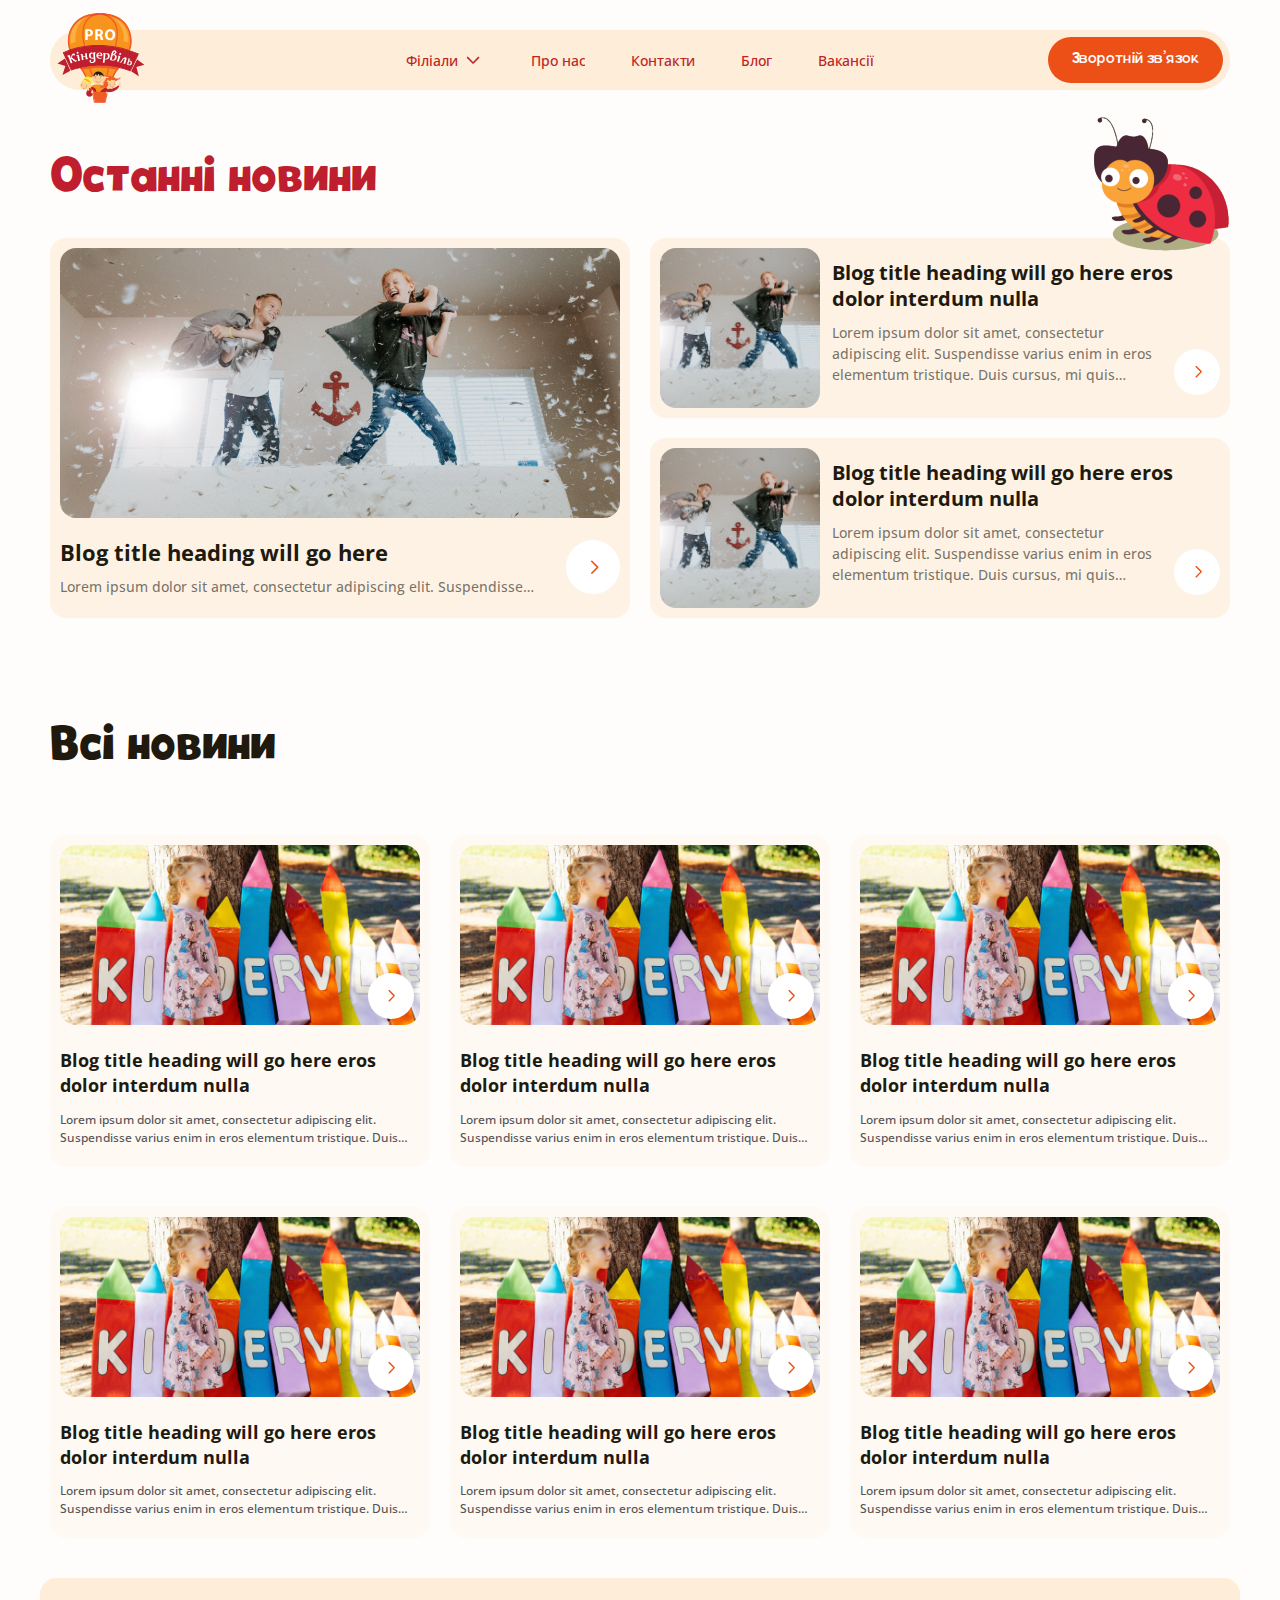
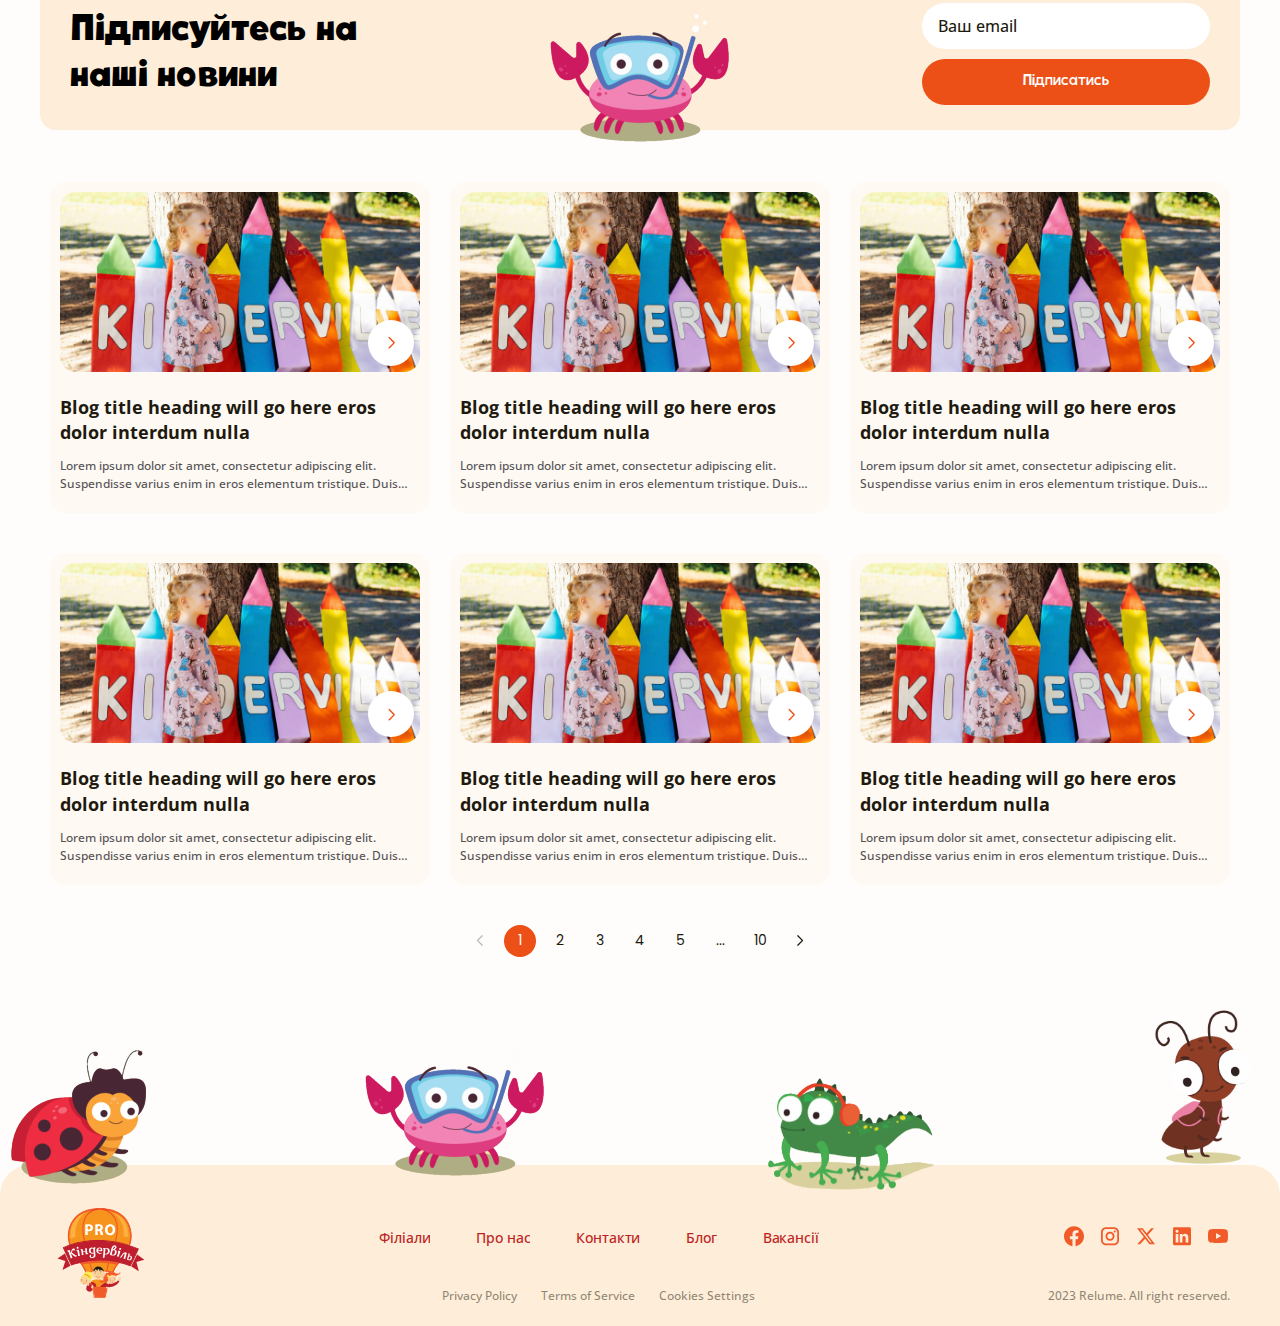
<file: news.html>
<!DOCTYPE html>
<html lang="uk">
<head>
    <meta charset="UTF-8">
    <meta http-equiv="X-UA-Compatible" content="IE=edge">
    <meta name="viewport" content="width=device-width, initial-scale=1.0">
    <link rel="stylesheet" href="css/style.min.css">
    <link rel="stylesheet" href="https://cdn.jsdelivr.net/npm/swiper@11/swiper-bundle.min.css" />
    <link rel="stylesheet" href="https://cdn.jsdelivr.net/npm/@fancyapps/ui@5.0/dist/fancybox/fancybox.css" />
    <title>Новини</title>
</head>

<body>
    <svg display="none">
    <symbol id="arrow" viewBox="0 0 14 8">
        <g>
            <path fill-rule="evenodd" clip-rule="evenodd"
                d="M7.3977 7.66292C7.17802 7.88259 6.82192 7.88259 6.60225 7.66292L0.867387 1.92804C0.64772 1.70837 0.64772 1.35227 0.867387 1.13259L1.13256 0.867393C1.35222 0.647718 1.70838 0.647718 1.92805 0.867393L6.99997 5.93934L12.0719 0.867393C12.2916 0.647718 12.6477 0.647718 12.8674 0.867393L13.1326 1.13259C13.3522 1.35227 13.3522 1.70837 13.1326 1.92804L7.3977 7.66292Z" />
        </g>
    </symbol>
    <symbol id="cube" viewBox="0 0 18 20">
        <g>
            <path fill-rule="evenodd" clip-rule="evenodd"
                d="M17.73 5.12L17.59 4.87C17.4094 4.56769 17.1547 4.31643 16.85 4.14L10.14 0.27C9.8362 0.09375 9.4913 0.00062 9.14 0H8.85C8.4987 0.00062 8.1538 0.09375 7.85 0.27L1.14 4.15C0.836969 4.32526 0.58526 4.57697 0.41 4.88L0.27 5.13C0.0937499 5.43384 0.00062 5.77874 0 6.13V13.88C0.00062 14.2313 0.0937499 14.5762 0.27 14.88L0.41 15.13C0.58979 15.4295 0.84049 15.6802 1.14 15.86L7.86 19.73C8.1623 19.9099 8.5082 20.0033 8.86 20H9.14C9.4913 19.9994 9.8362 19.9063 10.14 19.73L16.85 15.85C17.156 15.6787 17.4087 15.426 17.58 15.12L17.73 14.87C17.9041 14.5653 17.9971 14.221 18 13.87V6.12C17.9994 5.76874 17.9063 5.42384 17.73 5.12ZM8.85 2H9.14L15 5.38L9 8.84L3 5.38L8.85 2ZM10 17.5L15.85 14.12L16 13.87V7.11L10 10.58V17.5Z" />
        </g>
    </symbol>
    <symbol id="email" viewBox="0 0 28 22">
        <g>
            <path fill-rule="evenodd" clip-rule="evenodd"
                d="M3.33329 0.333984H24.6666C26.1394 0.333984 27.3333 1.52789 27.3333 3.00065V19.0007C27.3333 20.4735 26.1394 21.6673 24.6666 21.6673H3.33329C1.86053 21.6673 0.666626 20.4735 0.666626 19.0007V3.00065C0.666626 1.52789 1.86053 0.333984 3.33329 0.333984ZM16.2 15.6007L24.6666 9.66732V6.86732L14.8666 13.734C14.3454 14.0957 13.6545 14.0957 13.1333 13.734L3.33329 6.86732V9.66732L11.8 15.6007C13.1213 16.5243 14.8786 16.5243 16.2 15.6007Z" />
        </g>
    </symbol>
    <symbol id="email-share" viewBox="0 0 25 25">
        <g>
            <path fill-rule="evenodd" clip-rule="evenodd"
                d="M11.5616 0.0235252C9.70842 0.200957 8.33006 0.592802 6.76956 1.38582C4.921 2.32516 3.26221 3.81056 2.0527 5.60955C1.54059 6.37126 0.914783 7.65715 0.614301 8.56513C0.371764 9.29801 0.179103 10.1321 0.0613556 10.9589C-0.0204518 11.5334 -0.0204518 13.462 0.0613556 14.0366C0.266241 15.4755 0.646917 16.736 1.24167 17.9448C1.91456 19.3124 2.57367 20.2311 3.66181 21.3183C4.73807 22.3935 5.67203 23.0649 6.98961 23.7106C7.90895 24.1612 8.50253 24.3805 9.43454 24.6141C11.8802 25.2269 14.333 25.1094 16.7223 24.2649C17.4466 24.009 18.711 23.3759 19.361 22.9438C21.1457 21.7573 22.6206 20.1191 23.5971 18.2385C24.4807 16.537 24.9228 14.8488 24.9918 12.913C25.066 10.8295 24.6372 8.84656 23.7093 6.98265C23.1 5.75875 22.4218 4.79953 21.4694 3.81501C20.4134 2.72316 19.3775 1.96985 17.9918 1.28582C16.5434 0.570868 15.1938 0.189233 13.5909 0.0412586C13.0927 -0.00471148 11.9602 -0.0146285 11.5616 0.0235252ZM19.7208 7.00029C20.0175 7.16448 20.2626 7.4275 20.4243 7.75535L20.5345 7.9789V12.4977V17.0166L20.4243 17.2401C20.2626 17.568 20.0175 17.831 19.7208 17.9952L19.4588 18.1402H12.4907H5.52265L5.2606 17.9952C4.96388 17.831 4.71885 17.568 4.55714 17.2401L4.44688 17.0166V12.4977V7.9789L4.58409 7.69975C4.74927 7.3637 5.07386 7.06487 5.41786 6.93223C5.66489 6.83697 5.79105 6.83541 12.564 6.84528L19.4588 6.85529L19.7208 7.00029ZM7.06471 8.16903C7.21914 8.31573 12.3998 12.4058 12.4608 12.4291C12.511 12.4484 17.585 8.48701 17.9167 8.16957C17.9782 8.11075 17.2095 8.10103 12.4907 8.10103C7.7914 8.10103 7.00349 8.1109 7.06471 8.16903ZM5.74269 12.7553C5.74269 16.5465 5.7469 16.7366 5.83213 16.8136C5.91437 16.888 6.44722 16.8945 12.4992 16.8945C18.818 16.8945 19.08 16.8909 19.1581 16.8048C19.2326 16.7226 19.2383 16.3879 19.2268 12.7557L19.2143 8.7963L18.1874 9.61355C14.0948 12.8706 12.7566 13.9128 12.6317 13.9401C12.5542 13.9572 12.429 13.9576 12.3537 13.941C12.2784 13.9245 11.4257 13.284 10.4589 12.5176C9.06105 11.4096 6.51226 9.38858 5.85491 8.86689L5.74269 8.77788V12.7553Z" />
        </g>
    </symbol>
    <symbol id="phone" viewBox="0 0 24 24">
        <g>
            <path
                d="M18.6667 24.0004C16.4617 23.9984 14.2911 23.4534 12.3467 22.4137L11.7467 22.0804C7.601 19.8514 4.20225 16.4526 1.97333 12.307L1.64 11.707C0.573094 9.75158 0.00950749 7.56129 8.29008e-07 5.33369V4.44036C-0.000559171 3.72964 0.282614 3.04809 0.786667 2.54702L3.04 0.29369C3.25884 0.0731566 3.56775 -0.0331367 3.87595 0.00603667C4.18415 0.04521 4.45664 0.225423 4.61333 0.49369L7.61333 5.64036C7.91671 6.16421 7.82911 6.8267 7.4 7.25369L4.88 9.77372C4.67072 9.98065 4.62196 10.3004 4.76 10.5604L5.22667 11.4404C6.90272 14.5449 9.4524 17.09 12.56 18.7604L13.44 19.2404C13.7 19.3784 14.0197 19.3296 14.2267 19.1204L16.7467 16.6004C17.1736 16.1713 17.8361 16.0837 18.36 16.387L23.5067 19.387C23.7749 19.5437 23.9552 19.8162 23.9943 20.1244C24.0335 20.4326 23.9272 20.7416 23.7067 20.9604L21.4533 23.2137C20.9523 23.7177 20.2707 24.0009 19.56 24.0004H18.6667Z" />
        </g>
    </symbol>
    <symbol id="facebook" viewBox="0 0 24 24">
        <g>
            <path
                d="M22 12.3038C22 6.74719 17.5229 2.24268 12 2.24268C6.47715 2.24268 2 6.74719 2 12.3038C2 17.3255 5.65684 21.4879 10.4375 22.2427V15.2121H7.89844V12.3038H10.4375V10.0872C10.4375 7.56564 11.9305 6.1728 14.2146 6.1728C15.3088 6.1728 16.4531 6.36931 16.4531 6.36931V8.84529H15.1922C13.95 8.84529 13.5625 9.6209 13.5625 10.4166V12.3038H16.3359L15.8926 15.2121H13.5625V22.2427C18.3432 21.4879 22 17.3257 22 12.3038Z" />
        </g>
    </symbol>
    <symbol id="facebook-share" viewBox="0 0 25 25">
        <g>
            <path fill-rule="evenodd" clip-rule="evenodd"
                d="M11.3127 0.0303495C7.39826 0.437299 3.97328 2.56357 1.88923 5.88066C-0.527047 9.7266 -0.633892 14.7383 1.61671 18.6651C2.80131 20.7319 4.5389 22.4313 6.5898 23.5288C8.33484 24.4626 10.2612 24.9776 12.0701 24.994L12.7303 25L12.7427 20.1449L12.7552 15.2898H11.4102H10.0652V13.7252V12.1606L11.3978 12.1476L12.7303 12.1345L12.758 10.4958C12.7831 9.00834 12.7956 8.82088 12.8935 8.46569C13.2658 7.11413 14.1643 6.21497 15.5176 5.83942C15.8695 5.74173 16.024 5.73068 17.0579 5.72926C17.6899 5.72838 18.4216 5.74594 18.6838 5.76825L19.1606 5.8088V7.21896V8.62912L17.9992 8.64546C16.8445 8.66165 16.8364 8.66253 16.5854 8.79471C16.0466 9.07853 15.9821 9.3059 15.9821 10.9194V12.159H17.5224C18.3696 12.159 19.0627 12.1755 19.0626 12.1957C19.0625 12.2158 18.9745 12.9024 18.867 13.7213C18.7595 14.5402 18.6716 15.2281 18.6716 15.25C18.6716 15.2719 18.0664 15.2898 17.3268 15.2898H15.9821V19.9125C15.9821 22.455 15.9907 24.5353 16.0011 24.5353C16.0944 24.5353 17.2583 24.095 17.6989 23.893C19.1696 23.2189 20.3116 22.4071 21.4841 21.2024C22.5043 20.1543 23.1376 19.2482 23.7873 17.9069C24.3648 16.7144 24.7588 15.3847 24.9396 14.0179C25.0201 13.4095 25.0201 11.5267 24.9397 10.9605C24.5286 8.06798 23.3346 5.6345 21.3546 3.65371C19.4151 1.71343 16.9975 0.503436 14.2462 0.0958998C13.6463 0.00701559 11.9102 -0.0317275 11.3127 0.0303495Z" />
        </g>
    </symbol>
    <symbol id="instagram" viewBox="0 0 24 24">
        <g>
            <path fill-rule="evenodd" clip-rule="evenodd"
                d="M16 3.24268H8C5.23858 3.24268 3 5.48126 3 8.24268V16.2427C3 19.0041 5.23858 21.2427 8 21.2427H16C18.7614 21.2427 21 19.0041 21 16.2427V8.24268C21 5.48126 18.7614 3.24268 16 3.24268ZM19.25 16.2427C19.2445 18.0353 17.7926 19.4872 16 19.4927H8C6.20735 19.4872 4.75549 18.0353 4.75 16.2427V8.24268C4.75549 6.45003 6.20735 4.99817 8 4.99268H16C17.7926 4.99817 19.2445 6.45003 19.25 8.24268V16.2427ZM16.75 8.49268C17.3023 8.49268 17.75 8.04496 17.75 7.49268C17.75 6.9404 17.3023 6.49268 16.75 6.49268C16.1977 6.49268 15.75 6.9404 15.75 7.49268C15.75 8.04496 16.1977 8.49268 16.75 8.49268ZM12 7.74268C9.51472 7.74268 7.5 9.7574 7.5 12.2427C7.5 14.728 9.51472 16.7427 12 16.7427C14.4853 16.7427 16.5 14.728 16.5 12.2427C16.5027 11.0484 16.0294 9.90225 15.1849 9.05776C14.3404 8.21327 13.1943 7.74002 12 7.74268ZM9.25 12.2427C9.25 13.7615 10.4812 14.9927 12 14.9927C13.5188 14.9927 14.75 13.7615 14.75 12.2427C14.75 10.7239 13.5188 9.49268 12 9.49268C10.4812 9.49268 9.25 10.7239 9.25 12.2427Z" />
        </g>
    </symbol>
    <symbol id="instagram-share" viewBox="0 0 25 25">
        <g>
            <path fill-rule="evenodd" clip-rule="evenodd"
                d="M11.3133 0.0303533C7.40168 0.437109 3.97352 2.5659 1.891 5.8814C-1.06167 10.5823 -0.510591 16.7909 3.22242 20.8808C5.28836 23.1443 7.87208 24.4974 10.9705 24.9388C11.549 25.0212 13.4713 25.0202 14.0752 24.9371C16.905 24.548 19.4394 23.293 21.3668 21.3261C21.9994 20.6806 22.1342 20.5263 22.5538 19.9667C23.8041 18.299 24.6228 16.266 24.9387 14.0441C25.0205 13.4685 25.0205 11.5372 24.9386 10.9619C24.7279 9.4807 24.3447 8.2187 23.7301 6.98097C23.0788 5.6696 22.4104 4.73471 21.3701 3.67986C19.4404 1.72303 17.0241 0.507462 14.2464 0.0959118C13.6466 0.00701647 11.9107 -0.0317315 11.3133 0.0303533ZM15.4603 5.36016C16.8657 5.45121 17.6875 5.75923 18.4391 6.47661C19.2028 7.20553 19.5551 8.10089 19.649 9.55149C19.7109 10.5073 19.7108 14.4734 19.6489 15.4444C19.5555 16.9089 19.1957 17.8144 18.4128 18.5554C17.6839 19.2451 16.8413 19.5563 15.4603 19.6458C14.5221 19.7066 10.4992 19.7066 9.56101 19.6458C8.15561 19.5548 7.33381 19.2468 6.58218 18.5294C5.81851 17.8005 5.46618 16.9051 5.37231 15.4545C5.3109 14.5058 5.31124 10.4261 5.37285 9.52356C5.47059 8.09091 5.82413 7.20015 6.58218 6.47661C7.3033 5.78834 8.17018 5.44896 9.4242 5.36388C10.2507 5.30781 14.6111 5.30512 15.4603 5.36016ZM10.726 6.63757C9.25723 6.66404 9.02015 6.6793 8.68992 6.76878C7.64986 7.05064 7.05942 7.64174 6.78093 8.67986C6.69233 9.01015 6.67703 9.25521 6.6498 10.7784C6.63288 11.727 6.63288 13.2791 6.6498 14.2276C6.67703 15.7508 6.69233 15.9958 6.78093 16.3261C7.05952 17.3646 7.65206 17.9576 8.68992 18.2363C9.02 18.325 9.26491 18.3403 10.7872 18.3675C11.7351 18.3845 13.2862 18.3845 14.2341 18.3675C15.7689 18.3401 15.9995 18.3255 16.3397 18.2342C17.3523 17.9625 17.9654 17.3491 18.2387 16.3344C18.3308 15.9929 18.3449 15.7685 18.372 14.2276C18.3887 13.2791 18.3887 11.7269 18.372 10.7784C18.3452 9.24983 18.3303 9.01132 18.2409 8.67986C17.9603 7.63944 17.3657 7.04501 16.3314 6.77103C15.9501 6.6701 15.8492 6.66536 13.0974 6.61947C12.7074 6.61296 11.6403 6.62108 10.726 6.63757ZM16.6512 7.85833C16.8385 7.92912 17.0557 8.14023 17.1371 8.33064C17.3733 8.88314 16.9516 9.51862 16.3488 9.51862C15.8881 9.51862 15.4931 9.12566 15.4931 8.66719C15.4931 8.07477 16.1009 7.65025 16.6512 7.85833ZM13.6968 9.0145C14.2881 9.22204 14.6164 9.42874 15.0805 9.88555C15.5303 10.3284 15.8115 10.7698 16.0154 11.3533C16.1424 11.7169 16.1522 11.7985 16.1522 12.503C16.1522 13.2075 16.1424 13.2891 16.0154 13.6527C15.8183 14.2167 15.5297 14.6762 15.1061 15.1C14.6824 15.5239 14.2233 15.8128 13.6596 16.01C13.2963 16.1371 13.2147 16.1468 12.5106 16.1468C11.8066 16.1468 11.725 16.1371 11.3617 16.01C10.7785 15.806 10.3374 15.5246 9.89485 15.0745C9.44058 14.6124 9.2343 14.2855 9.02137 13.6899C8.8742 13.2784 8.86814 13.2311 8.8697 12.503C8.87117 11.8117 8.88295 11.71 9.00294 11.3533C9.25777 10.5952 9.80156 9.88134 10.4555 9.44631C11.1721 8.96959 11.6839 8.82756 12.6084 8.84894C13.1974 8.86254 13.3147 8.8804 13.6968 9.0145ZM11.934 10.1819C10.6485 10.5281 9.86566 11.8186 10.1886 13.0592C10.4224 13.9575 11.0584 14.5929 11.9583 14.8274C13.6387 15.2654 15.2713 13.6318 14.8336 11.9503C14.4929 10.6415 13.1863 9.8446 11.934 10.1819Z" />
        </g>
    </symbol>
    <symbol id="linkedin" viewBox="0 0 24 24">
        <g>
            <path fill-rule="evenodd" clip-rule="evenodd"
                d="M4.5 3.24268C3.67157 3.24268 3 3.91425 3 4.74268V19.7427C3 20.5711 3.67157 21.2427 4.5 21.2427H19.5C20.3284 21.2427 21 20.5711 21 19.7427V4.74268C21 3.91425 20.3284 3.24268 19.5 3.24268H4.5ZM8.52076 7.2454C8.52639 8.20165 7.81061 8.79087 6.96123 8.78665C6.16107 8.78243 5.46357 8.1454 5.46779 7.24681C5.47201 6.40165 6.13998 5.72243 7.00764 5.74212C7.88795 5.76181 8.52639 6.40728 8.52076 7.2454ZM12.2797 10.0044H9.75971H9.7583V18.5643H12.4217V18.3646C12.4217 17.9847 12.4214 17.6047 12.4211 17.2246C12.4203 16.2108 12.4194 15.1959 12.4246 14.1824C12.426 13.9363 12.4372 13.6804 12.5005 13.4455C12.7381 12.568 13.5271 12.0013 14.4074 12.1406C14.9727 12.2291 15.3467 12.5568 15.5042 13.0898C15.6013 13.423 15.6449 13.7816 15.6491 14.129C15.6605 15.1766 15.6589 16.2242 15.6573 17.2719C15.6567 17.6417 15.6561 18.0117 15.6561 18.3815V18.5629H18.328V18.3576C18.328 17.9056 18.3278 17.4537 18.3275 17.0018C18.327 15.8723 18.3264 14.7428 18.3294 13.6129C18.3308 13.1024 18.276 12.599 18.1508 12.1054C17.9638 11.3713 17.5771 10.7638 16.9485 10.3251C16.5027 10.0129 16.0133 9.81178 15.4663 9.78928C15.404 9.78669 15.3412 9.7833 15.2781 9.77989C14.9984 9.76477 14.7141 9.74941 14.4467 9.80334C13.6817 9.95662 13.0096 10.3068 12.5019 10.9241C12.4429 10.9949 12.3852 11.0668 12.2991 11.1741L12.2797 11.1984V10.0044ZM5.68164 18.5671H8.33242V10.01H5.68164V18.5671Z" />
        </g>
    </symbol>
    <symbol id="linkedin-share" viewBox="0 0 25 25">
        <g>
            <path fill-rule="evenodd" clip-rule="evenodd"
                d="M11.3133 0.0303533C7.40168 0.437109 3.97352 2.5659 1.891 5.8814C-1.06167 10.5823 -0.510591 16.7909 3.22242 20.8808C5.28836 23.1443 7.87208 24.4974 10.9705 24.9388C11.549 25.0212 13.4713 25.0202 14.0752 24.9371C16.905 24.548 19.4394 23.293 21.3668 21.3261C21.9994 20.6806 22.1342 20.5263 22.5538 19.9667C23.8041 18.299 24.6228 16.266 24.9387 14.0441C25.0205 13.4685 25.0205 11.5372 24.9386 10.9619C24.7279 9.4807 24.3447 8.2187 23.7301 6.98097C23.0788 5.6696 22.4104 4.73471 21.3701 3.67986C19.4404 1.72303 17.0241 0.507462 14.2464 0.0959118C13.6466 0.00701647 11.9107 -0.0317315 11.3133 0.0303533ZM8.08579 5.43824C8.4322 5.55982 8.84731 5.98355 8.96827 6.33903C9.25102 7.17011 8.86574 8.04825 8.09117 8.33822C7.17843 8.67996 6.24677 8.39615 5.83406 7.65064C5.70156 7.41121 5.69002 7.35132 5.69002 6.90117C5.69002 6.49055 5.70733 6.37959 5.79768 6.21056C6.02758 5.78061 6.36582 5.50825 6.83554 5.37488C7.12357 5.29313 7.76496 5.32562 8.08579 5.43824ZM17.3755 9.64328C17.8712 9.77796 18.4167 10.0935 18.769 10.4494C19.1459 10.83 19.3711 11.1945 19.5605 11.7299C19.8322 12.4983 19.8447 12.6822 19.8447 15.9341V18.9121H18.329H16.8133L16.8124 16.2335C16.8117 14.1192 16.7971 13.4864 16.7427 13.2298C16.6166 12.6346 16.3783 12.2911 15.9432 12.0776C15.5555 11.8875 15.009 11.8838 14.6131 12.0686C14.2606 12.2332 13.9671 12.535 13.7701 12.9352L13.6107 13.2591L13.595 16.0856L13.5793 18.9121H12.0671H10.5549V14.3132V9.71431H12.0706H13.5863L13.5879 10.3626L13.5894 11.0108L13.7133 10.864C13.7814 10.7833 13.9232 10.6148 14.0283 10.4894C14.3828 10.067 15.0894 9.68056 15.7141 9.56749C16.06 9.50492 17.0288 9.5491 17.3755 9.64328ZM8.88056 14.3254L8.89302 18.9121H7.35264H5.81225V14.3458C5.81225 11.8343 5.82721 9.76456 5.84555 9.74621C5.86383 9.72791 6.55142 9.71877 7.37347 9.72586L8.86809 9.73878L8.88056 14.3254Z" />
        </g>
    </symbol>
    <symbol id="x" viewBox="0 0 24 24">
        <g>
            <path
                d="M17.1761 4.24268H19.9362L13.9061 11.0201L21 20.2427H15.4456L11.0951 14.6493L6.11723 20.2427H3.35544L9.80517 12.9935L3 4.24268H8.69545L12.6279 9.3553L17.1761 4.24268ZM16.2073 18.6181H17.7368L7.86441 5.78196H6.2232L16.2073 18.6181Z" />
        </g>
    </symbol>
    <symbol id="x-share" viewBox="0 0 25 25">
        <g>
            <path fill-rule="evenodd" clip-rule="evenodd"
                d="M11.5716 0.0235252C9.75873 0.197244 8.38071 0.582885 6.87473 1.33805C5.67829 1.93795 4.70515 2.64998 3.67767 3.6772C2.57885 4.77584 1.88946 5.74058 1.23221 7.09955C0.461798 8.69239 0.0724637 10.2774 0.00820982 12.0825C-0.0659631 14.166 0.362559 16.1489 1.28972 18.0128C1.94286 19.3258 2.61394 20.2547 3.67767 21.3183C4.75313 22.3935 5.6864 23.0649 7.00299 23.7106C7.92165 24.1612 8.51479 24.3805 9.44611 24.6141C11.8899 25.2269 14.3409 25.1094 16.7285 24.2649C17.4522 24.009 18.7156 23.3759 19.3652 22.9438C21.1485 21.7573 22.6224 20.1191 23.5982 18.2385C24.4811 16.537 24.9228 14.8488 24.9918 12.913C25.066 10.8295 24.6374 8.84656 23.7103 6.98265C23.1015 5.75875 22.4237 4.79953 21.472 3.81501C20.4168 2.72316 19.3817 1.96985 17.997 1.28582C16.5497 0.570868 15.2011 0.189233 13.5994 0.0412586C13.1016 -0.00471148 11.9699 -0.0146285 11.5716 0.0235252ZM16.1074 6.95695C16.4799 7.08182 16.8559 7.2977 17.1488 7.55481L17.3199 7.70498L17.6584 7.61714C18.0656 7.51153 18.6046 7.30117 18.8887 7.13697C19.0038 7.07054 19.0964 7.04147 19.0964 7.07185C19.0964 7.17777 18.8096 7.69335 18.611 7.94455C18.5007 8.08407 18.3002 8.28056 18.1654 8.38115C18.0307 8.48173 17.9418 8.57118 17.9681 8.57993C18.0445 8.60538 19.0011 8.36214 19.2576 8.25203L19.4919 8.15135L19.4041 8.30293C19.2815 8.51461 18.51 9.32415 18.2771 9.48546L18.0842 9.61912L18.0554 10.3623C18.0082 11.5788 17.7407 12.5946 17.1649 13.7435C15.9947 16.0781 13.9031 17.6479 11.4093 18.063C9.56162 18.3706 7.88466 18.1332 6.27006 17.3354C5.38912 16.9002 5.38858 16.9199 6.28193 16.9126C6.93546 16.9073 7.12266 16.8877 7.5202 16.7831C8.30815 16.5758 9.03596 16.2435 9.56054 15.8514L9.72389 15.7293L9.48725 15.6988C9.13676 15.6535 8.65097 15.4909 8.34671 15.3171C7.98293 15.1092 7.47627 14.5892 7.28947 14.232C7.01814 13.7131 6.99869 13.7435 7.60214 13.7435C8.31504 13.7435 8.41628 13.6966 8.00398 13.5574C7.82969 13.4985 7.57712 13.3864 7.44275 13.3081C7.10013 13.1086 6.59279 12.5774 6.40321 12.2197C6.23087 11.8945 6.05018 11.2675 6.05018 10.9947C6.05018 10.8525 6.06352 10.8322 6.13569 10.864C6.37775 10.9706 6.8826 11.1217 7.07902 11.1463L7.30164 11.1743L6.93156 10.7979C6.34086 10.1972 6.08101 9.56391 6.08555 8.73611C6.08805 8.27997 6.14336 8.01954 6.3243 7.61211L6.44381 7.34303L7.06544 7.95589C8.23266 9.10656 9.63041 9.86387 11.1563 10.1724C11.5437 10.2507 12.342 10.3434 12.3719 10.3135C12.3804 10.3049 12.3682 10.1828 12.3446 10.0422C12.2562 9.51438 12.4179 8.73401 12.7235 8.21251C13.1269 7.52442 13.9587 6.95368 14.7351 6.83233C15.1419 6.76868 15.696 6.81899 16.1074 6.95695Z" />
        </g>
    </symbol>
    <symbol id="youtube" viewBox="0 0 24 24">
        <g>
            <path
                d="M21.593 7.20301C21.4791 6.78041 21.2565 6.39501 20.9473 6.08518C20.6382 5.77534 20.2533 5.55187 19.831 5.43701C18.265 5.00701 12 5.00001 12 5.00001C12 5.00001 5.73596 4.99301 4.16896 5.40401C3.74689 5.52415 3.36279 5.75078 3.05353 6.06214C2.74427 6.3735 2.52025 6.75913 2.40296 7.18201C1.98996 8.74801 1.98596 11.996 1.98596 11.996C1.98596 11.996 1.98196 15.26 2.39196 16.81C2.62196 17.667 3.29696 18.344 4.15496 18.575C5.73696 19.005 11.985 19.012 11.985 19.012C11.985 19.012 18.25 19.019 19.816 18.609C20.2385 18.4943 20.6237 18.2714 20.9336 17.9622C21.2435 17.653 21.4673 17.2682 21.583 16.846C21.997 15.281 22 12.034 22 12.034C22 12.034 22.02 8.76901 21.593 7.20301ZM9.99596 15.005L10.001 9.00501L15.208 12.01L9.99596 15.005Z" />
        </g>
    </symbol>
    <symbol id="point" viewBox="0 0 16 20">
        <g>
            <path
                d="M7.99996 0C3.58896 0 -4.06257e-05 3.589 -4.06257e-05 7.995C-0.0290406 14.44 7.69596 19.784 7.99996 20C7.99996 20 16.029 14.44 16 8C16 3.589 12.411 0 7.99996 0ZM7.99996 12C5.78996 12 3.99996 10.21 3.99996 8C3.99996 5.79 5.78996 4 7.99996 4C10.21 4 12 5.79 12 8C12 10.21 10.21 12 7.99996 12Z" />
        </g>
    </symbol>
    <symbol id="copy" viewBox="0 0 16 20">
        <g>
            <path fill-rule="evenodd" clip-rule="evenodd"
                d="M14.4076 0.0422409C13.8195 0.154561 13.3082 0.354287 12.8615 0.646208C12.6749 0.768182 12.1369 1.27761 11.0102 2.39948C9.53891 3.86432 9.41781 3.99446 9.36662 4.16645C9.2542 4.54381 9.41335 4.91579 9.76143 5.08926C9.87903 5.14789 10.0194 5.18721 10.1091 5.18673C10.429 5.18498 10.5143 5.11414 12.1158 3.51968C13.6056 2.03638 13.6445 2.00103 13.9534 1.85099C14.4109 1.62868 14.6691 1.57317 15.1409 1.59564C15.389 1.60745 15.619 1.6425 15.7725 1.69188C16.4776 1.91886 17.0794 2.52606 17.305 3.23819C17.3719 3.44931 17.3873 3.58521 17.3871 3.96224C17.3867 4.47687 17.3487 4.63627 17.1168 5.09472C16.9959 5.33377 16.7661 5.57423 14.2536 8.08942L11.5218 10.8242L11.1691 10.9918C10.7524 11.1898 10.5363 11.2398 10.0985 11.2398C9.53512 11.2398 9.02753 11.0514 8.56849 10.6717C8.4347 10.5611 8.28475 10.4489 8.23527 10.4224C7.85616 10.2195 7.37444 10.3774 7.17954 10.7686C7.07774 10.973 7.06316 11.1374 7.12623 11.3698C7.20541 11.6616 7.91641 12.2354 8.52836 12.5013C9.81841 13.0619 11.3519 12.889 12.4663 12.0571C12.8312 11.7847 18.1417 6.44312 18.3175 6.17151C18.6469 5.66293 18.843 5.16304 18.9469 4.56709C19.1897 3.1744 18.5851 1.6725 17.4308 0.801006C17.0394 0.505483 16.482 0.236249 16.0138 0.116576C15.5492 -0.00220446 14.8175 -0.0360676 14.4076 0.0422409ZM7.79958 6.65165C7.14271 6.77678 6.56046 7.02459 6.08646 7.38082C5.69143 7.67771 0.86611 12.5299 0.6796 12.8179C0.109972 13.6973 -0.107537 14.6724 0.0496825 15.642C0.126566 16.116 0.232777 16.4383 0.449469 16.8551C1.13407 18.1717 2.49291 18.9992 3.97152 19C4.75621 19.0004 5.66567 18.6967 6.30371 18.2211C6.43762 18.1213 7.13425 17.4495 7.85174 16.7283C9.14046 15.4329 9.15679 15.4146 9.19789 15.2183C9.24756 14.9812 9.2062 14.7812 9.06458 14.5735C8.94804 14.4027 8.65046 14.2471 8.44253 14.2482C8.12835 14.25 8.02477 14.3337 6.65858 15.6906C5.27219 17.0675 5.20407 17.1222 4.63533 17.3151C4.32575 17.4201 3.59319 17.4135 3.24319 17.3026C2.53119 17.077 1.9241 16.4751 1.69716 15.7698C1.64779 15.6163 1.61274 15.3863 1.60094 15.1381C1.57852 14.6669 1.63376 14.4091 1.8555 13.9504L2.00808 13.6348L4.51895 11.1234L7.02982 8.61211L7.34537 8.45969C7.75355 8.26252 8.02826 8.19513 8.42382 8.19513C9.01502 8.19513 9.51552 8.37867 9.98528 8.76768C10.3007 9.0289 10.4419 9.09696 10.6671 9.09644C10.9967 9.0957 11.2567 8.92657 11.3964 8.62213C11.4754 8.44977 11.4837 8.28101 11.423 8.07846C11.2874 7.6258 10.2812 6.95066 9.40574 6.72502C8.944 6.60597 8.21414 6.57263 7.79958 6.65165Z" />
        </g>
    </symbol>
    <symbol id="share" viewBox="0 0 17 19">
        <g>
            <path fill-rule="evenodd" clip-rule="evenodd"
                d="M13.2204 0.0523543C12.5795 0.168152 12.0423 0.448479 11.5541 0.921914C11.1752 1.28935 10.9161 1.68785 10.7747 2.12079C10.5477 2.81554 10.549 3.24886 10.7806 4.17461C10.7972 4.24078 10.4615 4.45416 8.21145 5.80766C6.78792 6.66397 5.60974 7.36978 5.59327 7.37612C5.57679 7.38247 5.4289 7.27803 5.26457 7.14404C4.91353 6.85789 4.4009 6.59697 3.9722 6.48633C3.56444 6.38108 2.83231 6.37395 2.44358 6.47138C1.47481 6.71426 0.645499 7.37972 0.261968 8.22193C0.0612595 8.66274 0 8.96125 0 9.49867C0 10.0361 0.0612595 10.3346 0.261968 10.7754C0.638008 11.6011 1.45582 12.2684 2.38832 12.5102C2.8304 12.6248 3.52997 12.6251 3.9722 12.511C4.4009 12.4004 4.91353 12.1395 5.26457 11.8533C5.4289 11.7193 5.57679 11.6149 5.59327 11.6212C5.60974 11.6276 6.78792 12.3334 8.21145 13.1897C10.4615 14.5432 10.7972 14.7566 10.7806 14.8227C10.5483 15.7514 10.5479 16.2097 10.779 16.8845C10.9346 17.3388 11.1571 17.6824 11.5389 18.0578C12.0562 18.5666 12.6159 18.85 13.3241 18.9616C14.9239 19.2137 16.4944 18.199 16.9122 16.6433C17.0878 15.9893 16.995 15.1503 16.6782 14.5273C16.1282 13.4457 15.0229 12.7857 13.7745 12.7933C12.948 12.7984 12.2483 13.0652 11.6292 13.6114L11.4242 13.7922L10.0103 12.9396C9.23257 12.4707 8.05458 11.7616 7.39249 11.3638C6.73041 10.966 6.18496 10.6374 6.18037 10.6337C6.17578 10.6299 6.20479 10.5217 6.24488 10.3931C6.41903 9.83445 6.41903 9.1629 6.24488 8.60421C6.20479 8.47568 6.17578 8.36746 6.18037 8.36367C6.18496 8.35992 6.73041 8.03138 7.39249 7.63359C8.05458 7.23579 9.23257 6.5269 10.0103 6.05825L11.4242 5.20617L11.662 5.4132C12.6341 6.2596 14.043 6.45178 15.208 5.89684C16.0484 5.4966 16.6932 4.71815 16.9128 3.83868C17.0253 3.38856 17.025 2.77401 16.9122 2.3541C16.4839 0.759129 14.8717 -0.246048 13.2204 0.0523543ZM14.3503 1.20707C15.3996 1.5064 16.0273 2.53522 15.7806 3.55142C15.6937 3.9095 15.5139 4.21688 15.2306 4.49201C14.7992 4.911 14.2671 5.10893 13.6789 5.06926C13.1476 5.03341 12.7273 4.84702 12.3592 4.48392C11.5581 3.69371 11.5991 2.38761 12.4482 1.64617C12.6651 1.45681 12.922 1.31774 13.2395 1.21794C13.5128 1.13202 14.0682 1.1266 14.3503 1.20707ZM3.85175 7.6363C4.43335 7.83883 4.90007 8.29749 5.10487 8.86772C5.22808 9.21078 5.22781 9.78784 5.10434 10.1296C4.89881 10.6985 4.42968 11.1606 3.85606 11.3592C3.53685 11.4696 3.01574 11.4928 2.69198 11.411C1.77844 11.18 1.16336 10.4116 1.16336 9.50149C1.16336 8.60491 1.74186 7.85668 2.63466 7.59859C2.94615 7.50851 3.5375 7.52684 3.85175 7.6363ZM14.2621 13.9712C15.0029 14.1408 15.6055 14.7246 15.7794 15.4408C16.0273 16.4624 15.4021 17.4902 14.3503 17.7903C14.0795 17.8675 13.5442 17.8672 13.2751 17.7896C12.5688 17.586 12.0586 17.0905 11.8489 16.4045C11.7709 16.1494 11.7695 15.6675 11.8458 15.3829C12.0405 14.6571 12.7071 14.0648 13.4688 13.941C13.683 13.9061 14.0368 13.9196 14.2621 13.9712Z" />
        </g>
    </symbol>
    <symbol id="close" viewBox="0 0 20 20">
        <g>
            <path d="M2 20L0 18L8 10L0 2L2 0L10 8L18 0L20 2L12 10L20 18L18 20L10 12L2 20Z" />
        </g>
    </symbol>
    <symbol id="main-icon-1" viewBox="0 0 24 24">
        <g>
            <path fill-rule="evenodd" clip-rule="evenodd"
                d="M4.04687 1.34985C4.18198 2.8576 5.21715 4.163 6.66815 4.65533L7.0394 4.7813L6.85844 4.89158C6.75886 4.95227 6.44223 5.17909 6.15476 5.39571C4.46368 6.66987 3.25027 8.46953 2.64354 10.6035L2.49526 11.125L2.05477 11.1568C1.53149 11.1945 1.24969 11.2761 0.932965 11.4817C-0.0112566 12.0944 -0.284195 13.3662 0.324221 14.3182C0.522151 14.6279 0.800246 14.875 1.14552 15.0479C1.45597 15.2033 1.5832 15.2332 2.07999 15.268L2.49882 15.2973L2.66877 15.8899C3.49246 18.7626 5.47598 21.0409 8.17761 22.2177C9.44601 22.7702 10.5685 23 11.9984 23C13.5692 23 14.925 22.6851 16.273 22.0073C18.8653 20.7036 20.6779 18.4297 21.4327 15.5344L21.4945 15.2973L21.915 15.268C22.4135 15.2333 22.5405 15.2034 22.8512 15.0479C24.0652 14.4401 24.3836 12.8285 23.4845 11.8422C23.0763 11.3942 22.658 11.2084 21.942 11.1568L21.5015 11.125L21.3532 10.6035C20.6349 8.07715 19.0827 6.04284 16.8784 4.73887C16.4164 4.46558 15.606 4.07074 15.5738 4.10331C15.566 4.11118 15.6229 4.25413 15.7001 4.42102C15.9568 4.97583 16.0444 5.40904 16.0444 6.12306C16.0444 6.63151 16.0235 6.84112 15.9428 7.14242C15.5406 8.64268 14.4011 9.76597 12.9045 10.1373C12.4712 10.2449 11.5256 10.2449 11.0922 10.1373C9.35028 9.70509 8.11643 8.26575 7.94058 6.46087L7.90767 6.12306H8.61693H9.32618V6.31774C9.32618 6.88218 9.61989 7.51238 10.1216 8.02443C10.6583 8.57232 11.2516 8.82555 11.9984 8.82555C12.7451 8.82555 13.3384 8.57232 13.8752 8.02443C14.4363 7.45174 14.6706 6.8891 14.6706 6.11434C14.6706 5.89539 14.6383 5.5911 14.5989 5.43805C14.4195 4.74162 13.8961 4.06732 13.2826 3.74246C12.7905 3.48188 12.5309 3.42475 11.7405 3.40299C10.7351 3.3753 10.2884 3.20428 9.73878 2.63666C9.38305 2.26932 9.09178 1.5999 9.09178 1.14982V1.00256H8.36584H7.63994L7.6691 1.29889C7.73473 1.96588 7.98315 2.67071 8.31942 3.14402C8.40901 3.27018 8.48233 3.38402 8.48233 3.39696C8.48233 3.43888 7.81152 3.42133 7.50783 3.3715C6.42249 3.19338 5.60476 2.35831 5.48976 1.31074L5.45854 1.02627L4.73704 1.01313L4.0155 1L4.04687 1.34985ZM8.08188 11.0791C9.09253 11.3453 9.82926 12.2168 9.95452 13.2941L9.98073 13.5193H9.27841C8.64088 13.5193 8.57605 13.5117 8.57581 13.4364C8.57483 13.1183 8.28853 12.6898 7.9659 12.5233C7.33517 12.1979 6.58034 12.5375 6.38921 13.2329L6.31045 13.5193H5.63837H4.96629V13.3794C4.96629 13.1132 5.06929 12.7356 5.23688 12.3873C5.53926 11.7591 6.17797 11.2402 6.85216 11.0751C7.19579 10.991 7.75414 10.9928 8.08188 11.0791ZM17.0709 11.0582C17.7629 11.2023 18.4497 11.743 18.7602 12.3879C18.9275 12.7356 19.0305 13.1133 19.0305 13.3794V13.5193H18.3584H17.6863L17.6075 13.2329C17.4164 12.5375 16.6616 12.1979 16.0309 12.5233C15.7082 12.6898 15.4219 13.1183 15.4209 13.4364C15.4207 13.5117 15.3559 13.5193 14.7183 13.5193H14.016L14.0422 13.2941C14.167 12.2211 14.8955 11.3537 15.9024 11.0795C16.201 10.9981 16.7356 10.9884 17.0709 11.0582ZM9.60484 17.0472C9.74609 17.2784 10.2574 17.7487 10.5517 17.9183C11.0212 18.1888 11.3972 18.2838 11.9984 18.2838C12.5996 18.2838 12.9756 18.1888 13.445 17.9183C13.7393 17.7487 14.2507 17.2784 14.3919 17.0472C14.4462 16.9583 14.5111 16.8856 14.5361 16.8856C14.601 16.8856 15.702 17.5495 15.7015 17.5883C15.7003 17.6715 15.1961 18.2864 14.9166 18.5455C13.4446 19.9096 11.2594 20.0767 9.58928 18.9529C9.1885 18.6832 8.7015 18.2012 8.437 17.8125C8.35383 17.6902 8.29992 17.5756 8.31722 17.5579C8.38332 17.4902 9.39918 16.89 9.45126 16.8878C9.48141 16.8866 9.55051 16.9583 9.60484 17.0472Z" />
        </g>
    </symbol>
    <symbol id="main-icon-2" viewBox="0 0 24 24">
        <g>
            <path fill-rule="evenodd" clip-rule="evenodd"
                d="M18.8359 1.06545C18.7475 1.11066 18.6315 1.20541 18.5781 1.27607C18.4875 1.39595 18.4801 1.4758 18.4669 2.47886L18.4527 3.55326L17.9514 2.74211C17.6758 2.29597 17.3931 1.88962 17.3232 1.83913C17.1351 1.70304 16.743 1.68569 16.5477 1.80484C16.3333 1.93569 16.2088 2.15405 16.2086 2.39968C16.2084 2.58458 16.2922 2.74015 17.0668 3.99425L17.9251 5.38394L17.3486 5.48451C15.5928 5.79079 14.6383 6.65999 14.3837 8.1843C14.1348 9.6752 14.8891 14.4468 15.8737 17.6098C16.6093 19.9729 17.4619 21.4 18.4098 21.8544C18.6871 21.9874 18.7521 22 19.1605 22C19.569 22 19.634 21.9874 19.9113 21.8544C20.6425 21.5038 21.3218 20.5707 21.9266 19.0861C22.1301 18.5866 22.5344 17.4185 22.5344 17.3302C22.5344 17.3098 22.1247 17.2868 21.6239 17.279C20.6272 17.2636 20.591 17.2543 20.3584 16.9515C20.2264 16.7798 20.2264 16.4298 20.3584 16.2581C20.5958 15.9491 20.6058 15.9468 21.8228 15.9219L22.932 15.8991L23.1047 15.1324C23.1996 14.7107 23.2911 14.2866 23.3079 14.19L23.3385 14.0143L22.2134 14.0006C21.1623 13.9878 21.0799 13.9807 20.9591 13.893C20.7273 13.7247 20.6366 13.5654 20.6366 13.3267C20.6366 13.0879 20.7273 12.9287 20.9591 12.7604C21.081 12.6719 21.1606 12.6657 22.3431 12.6531L23.5979 12.6397L23.6991 11.9701C23.7547 11.6019 23.8135 11.1736 23.8298 11.0183L23.8594 10.736L22.6613 10.7224C21.5363 10.7096 21.4554 10.703 21.334 10.6149C21.1022 10.4466 21.0115 10.2873 21.0115 10.0486C21.0115 9.80983 21.1022 9.65062 21.334 9.48229C21.456 9.39374 21.5354 9.38764 22.7317 9.37489L24 9.36141L23.9738 8.73748C23.9358 7.83391 23.7475 7.25232 23.3121 6.69299C22.8019 6.03783 21.9418 5.61281 20.795 5.44932L20.3912 5.39172L21.2519 3.99817C21.986 2.80963 22.1126 2.57775 22.1126 2.42245C22.1125 2.18137 21.9864 1.94817 21.7847 1.81604C21.65 1.72781 21.5764 1.7121 21.3727 1.72799C21.2234 1.7396 21.0742 1.78386 20.9979 1.83913C20.928 1.88962 20.6443 2.29765 20.3673 2.7458L19.8636 3.56068L19.8634 2.53627C19.8633 1.41457 19.84 1.2997 19.574 1.11034C19.3967 0.984044 19.0377 0.96219 18.8359 1.06545ZM6.00433 2.53604C5.7892 2.66343 5.66539 2.88134 5.66521 3.13279C5.66497 3.41703 5.8033 3.6012 6.18047 3.81865C6.59696 4.05877 7.0596 4.54169 7.29578 4.98274C7.48771 5.34119 7.68597 5.87274 7.74539 6.18803L7.77721 6.35681L7.55285 6.29238C7.11227 6.1659 6.48722 6.08755 5.91825 6.08755C3.02843 6.08755 0.546093 8.15225 0.063347 10.9575C-0.0478036 11.6034 -0.009988 12.5867 0.155613 13.3553C0.488175 14.8989 1.26215 16.6838 2.19128 18.0498C3.04337 19.3025 3.92813 20.138 4.88336 20.5922C5.47219 20.8722 5.87279 20.949 6.57503 20.9165C7.21246 20.8869 7.62824 20.7895 8.20096 20.5351L8.57031 20.3711L8.93965 20.5351C9.51237 20.7895 9.92815 20.8869 10.5656 20.9165C11.0069 20.9368 11.2115 20.9254 11.494 20.8643C11.9147 20.7734 12.5559 20.4747 12.9819 20.1712C13.6566 19.6906 14.6951 18.5685 14.6496 18.3693C14.6366 18.3128 14.5099 17.867 14.3679 17.3787C13.5881 14.6957 12.9638 10.992 12.9599 9.02418C12.958 8.10048 13.0474 7.55846 13.3112 6.89387C13.4784 6.4725 13.4976 6.50209 12.9517 6.33905C11.8643 6.01434 10.5846 6.00377 9.5253 6.31073L9.23847 6.39387L9.16074 6.00937C8.99223 5.17614 8.65611 4.3813 8.2227 3.79115C7.73419 3.12606 6.79611 2.44503 6.3689 2.44539C6.24027 2.44549 6.09706 2.48109 6.00433 2.53604Z" />
        </g>
    </symbol>
    <symbol id="main-icon-3" viewBox="0 0 24 24">
        <g>
            <path fill-rule="evenodd" clip-rule="evenodd"
                d="M7.78077 1.03158C4.02448 1.36473 0.954051 4.12454 0.159084 7.88227C-0.00810616 8.67257 -0.0500128 9.93405 0.0644674 10.7315C0.308204 12.4301 0.986172 13.9612 2.04115 15.196L2.37345 15.5849L1.88709 17.4176C1.61962 18.4255 1.40073 19.3204 1.40073 19.4063C1.40073 19.8034 1.83264 20.1846 2.21193 20.1223C2.30824 20.1065 2.86824 19.8133 3.45634 19.4706C4.04439 19.1279 4.89928 18.6298 5.35599 18.3637L6.18647 17.8799L6.48113 17.9571C7.58024 18.2452 9.06122 18.263 10.3067 18.003C11.9659 17.6568 13.737 16.5987 14.872 15.2757C16.8804 12.9344 17.512 9.738 16.5395 6.83609C16.3541 6.28275 15.894 5.34192 15.5692 4.85164C13.838 2.23897 10.8257 0.761551 7.78077 1.03158ZM16.7584 3.99974C16.7584 4.0163 16.8553 4.18716 16.9737 4.37948C17.5033 5.23981 18.007 6.52578 18.2079 7.53065C18.3581 8.28195 18.4056 8.78047 18.4056 9.60453C18.4056 10.7898 18.2631 11.7056 17.9142 12.762C16.8458 15.9969 14.2269 18.4738 10.9712 19.3286L10.5375 19.4425L10.9587 19.7202C11.805 20.2781 12.8792 20.7138 13.9301 20.9254C14.9886 21.1385 16.3957 21.1066 17.5094 20.844L17.8486 20.7641L19.7622 21.882C21.5243 22.9114 21.694 23 21.9061 23C22.2724 23.0001 22.6205 22.6611 22.6205 22.3041C22.6205 22.2092 22.402 21.3082 22.135 20.302L21.6494 18.4725L21.9702 18.0932C22.9148 16.9762 23.591 15.5536 23.8894 14.0553C23.9836 13.5821 24 13.3477 24 12.471C24 11.3075 23.9215 10.7718 23.6097 9.80935C22.6647 6.89156 20.1248 4.60787 17.2012 4.04732C16.7353 3.958 16.7584 3.96049 16.7584 3.99974ZM5.21278 8.92168C5.40715 8.99596 5.60443 9.20132 5.66775 9.39531C5.83673 9.91318 5.32809 10.4365 4.79643 10.2917C4.56607 10.229 4.32451 9.96639 4.28091 9.73129C4.18406 9.20901 4.72802 8.73642 5.21278 8.92168ZM8.81138 8.9798C9.33146 9.24949 9.33039 9.95752 8.80954 10.2321C8.55912 10.3641 8.30259 10.3482 8.07867 10.1869C7.65587 9.88245 7.71488 9.19387 8.18428 8.95539C8.40835 8.84152 8.55582 8.84725 8.81138 8.9798ZM12.3781 8.99028C12.6811 9.19108 12.7828 9.66862 12.5905 9.9876C12.4672 10.1921 12.1141 10.361 11.8967 10.3194C11.2048 10.1871 11.0587 9.3024 11.6751 8.97676C11.9163 8.84926 12.1728 8.85421 12.3781 8.99028Z" />
        </g>
    </symbol>
</svg>



<!-- <svg>
	<use xlink:href="#arrow"></use>
</svg> -->
    <div class="wrapper">
        <header class="header">
    <div class="header__main">
        <div class="header__container container">
            <div class="header__row">
                <a href="index.html" class="header__logo logo">
                    <img src="img/logo.svg" alt="logo">
                </a>
                <nav class="header__menu menu" data-da="mob-header__top, 0, 992.98">
                    <ul class="menu__list">
                        <li class="menu__item menu__item_dropdown">
                            <a href="" class="menu__link menu__link_dropdown text-small">
                                Філіали
                                <span>
                                    <svg>
                                        <use xlink:href="#arrow"></use>
                                    </svg>
                                </span>
                            </a>
                            <ul class="menu__dropdown dropdown-menu">
                                <li class="dropdown-menu__item">
                                    <a href="" class="dropdown-menu__link text-small">вул. Рубчака,11</a>
                                </li>
                                <li class="dropdown-menu__item">
                                    <a href="" class="dropdown-menu__link text-small">вул. Куликівська,18а</a>
                                </li>
                                <li class="dropdown-menu__item">
                                    <a href="" class="dropdown-menu__link text-small">вул. Панаса Мирного, 47</a>
                                </li>
                            </ul>
                        </li>
                        <li class="menu__item">
                            <a href="" class="menu__link text-small">Про нас</a>
                        </li>
                        <li class="menu__item">
                            <a href="" class="menu__link text-small">Контакти</a>
                        </li>
                        <li class="menu__item">
                            <a href="" class="menu__link text-small">Блог</a>
                        </li>
                        <li class="menu__item">
                            <a href="" class="menu__link text-small">Вакансії</a>
                        </li>
                    </ul>
                </nav>
                <div class="header__column">
                    <a href="" class="header__btn btn" data-da="mob-header__bottom, 0, 480.98">Зворотній зв’язок</a>
                    <button class="header__burger">
                        <span></span><span></span><span></span>
                    </button>
                </div>
            </div>
        </div>
    </div>
    <div class="header__mob mob-header">
        <div class="mob-header__container container">
            <div class="mob-header__top"></div>
            <div class="mob-header__bottom"></div>
        </div>
    </div>
</header>
        <main class="news">
            <section class="news__last last-news">
                <div class="last-news__container container">
                    <h2 class="last-news__title">Останні новини</h2>
                    <div class="last-news__row">
                        <div class="last-news__figure figure figure_ladybug">
                            <span>
                                <img src="img/figures/ladybug/03.png" alt="ladybug">
                            </span>
                            <span>
                                <img src="img/figures/ladybug/02.png" alt="ladybug">
                            </span>
                            <span>
                                <img src="img/figures/ladybug/01.png" alt="ladybug">
                            </span>
                        </div>
                        <div class="last-news__column last-news__column_main">
                            <div class="last-news__item item-last-news">
                                <div class="item-last-news__image">
                                    <img src="img/main-img/04.jpg" alt="news-img">
                                </div>
                                <div class="item-last-news__content">
                                    <div class="item-last-news__info">
                                        <div class="item-last-news__title">Blog title heading will go here</div>
                                        <div class="item-last-news__text text-small">
                                            <p>
                                                Lorem ipsum dolor sit amet, consectetur adipiscing elit. Suspendisse
                                                varius
                                                enim in eros.
                                            </p>
                                        </div>
                                    </div>
                                    <a href="" class="item-last-news__btn btn-circle btn-circle_big">
                                        <svg>
                                            <use xlink:href="#arrow"></use>
                                        </svg>
                                    </a>
                                </div>
                            </div>
                        </div>
                        <div class="last-news__column last-news__column_other">
                            <div class="last-news__item item-last-news">
                                <div class="item-last-news__image">
                                    <img src="img/main-img/04.jpg" alt="news-img">
                                </div>
                                <div class="item-last-news__content">
                                    <div class="item-last-news__title">
                                        Blog title heading will go here eros dolor interdum nulla
                                    </div>
                                    <div class="item-last-news__info">
                                        <div class="item-last-news__text text-small">
                                            <p>
                                                Lorem ipsum dolor sit amet, consectetur adipiscing elit. Suspendisse
                                                varius enim in eros elementum tristique. Duis cursus, mi quis viverra
                                                ornare, eros dolor interdum nulla, ut commodo diam libero vitae erat.
                                                Suspendisse varius enim in eros elementum tristique. Duis cursus, mi
                                                quis viverra ornare, eros dolor interdum nulla
                                            </p>
                                        </div>
                                        <a href="" class="item-last-news__btn btn-circle">
                                            <svg>
                                                <use xlink:href="#arrow"></use>
                                            </svg>
                                        </a>
                                    </div>
                                </div>
                            </div>
                            <div class="last-news__item item-last-news">
                                <div class="item-last-news__image">
                                    <img src="img/main-img/04.jpg" alt="news-img">
                                </div>
                                <div class="item-last-news__content">
                                    <div class="item-last-news__title">
                                        Blog title heading will go here eros dolor interdum nulla
                                    </div>
                                    <div class="item-last-news__info">
                                        <div class="item-last-news__text text-small">
                                            <p>
                                                Lorem ipsum dolor sit amet, consectetur adipiscing elit. Suspendisse
                                                varius enim in eros elementum tristique. Duis cursus, mi quis viverra
                                                ornare, eros dolor interdum nulla, ut commodo diam libero vitae erat.
                                                Suspendisse varius enim in eros elementum tristique. Duis cursus, mi
                                                quis viverra ornare, eros dolor interdum nulla
                                            </p>
                                        </div>
                                        <a href="" class="item-last-news__btn btn-circle">
                                            <svg>
                                                <use xlink:href="#arrow"></use>
                                            </svg>
                                        </a>
                                    </div>
                                </div>
                            </div>
                        </div>
                    </div>
                </div>
            </section>
            <section class="news__all all-news">
                <div class="all-news__container container">
                    <h2 class="all-news__title">Всі новини</h2>
                    <div class="all-news__body">
                        <div class="all-news__row">
                            <div class="all-news__column">
                                <div class="all-news__item item-all-news">
                                    <div class="item-all-news__image-block">
                                        <div class="item-all-news__image ibg">
                                            <img src="img/main-img/02.jpg" alt="news-img">
                                        </div>
                                        <a href="" class="item-all-news__btn btn-circle">
                                            <svg>
                                                <use xlink:href="#arrow"></use>
                                            </svg>
                                        </a>
                                    </div>
                                    <div class="item-all-news__content">
                                        <a href="" class="item-all-news__title">
                                            Blog title heading will go here eros dolor interdum nulla
                                        </a>
                                        <div class="item-all-news__text">
                                            <p>
                                                Lorem ipsum dolor sit amet, consectetur adipiscing elit. Suspendisse
                                                varius enim in eros elementum tristique. Duis cursus, mi quis viverra
                                                ornare,
                                            </p>
                                        </div>
                                    </div>
                                </div>
                            </div>
                            <div class="all-news__column">
                                <div class="all-news__item item-all-news">
                                    <div class="item-all-news__image-block">
                                        <div class="item-all-news__image ibg">
                                            <img src="img/main-img/02.jpg" alt="news-img">
                                        </div>
                                        <a href="" class="item-all-news__btn btn-circle">
                                            <svg>
                                                <use xlink:href="#arrow"></use>
                                            </svg>
                                        </a>
                                    </div>
                                    <div class="item-all-news__content">
                                        <a href="" class="item-all-news__title">
                                            Blog title heading will go here eros dolor interdum nulla
                                        </a>
                                        <div class="item-all-news__text">
                                            <p>
                                                Lorem ipsum dolor sit amet, consectetur adipiscing elit. Suspendisse
                                                varius enim in eros elementum tristique. Duis cursus, mi quis viverra
                                                ornare,
                                            </p>
                                        </div>
                                    </div>
                                </div>
                            </div>
                            <div class="all-news__column">
                                <div class="all-news__item item-all-news">
                                    <div class="item-all-news__image-block">
                                        <div class="item-all-news__image ibg">
                                            <img src="img/main-img/02.jpg" alt="news-img">
                                        </div>
                                        <a href="" class="item-all-news__btn btn-circle">
                                            <svg>
                                                <use xlink:href="#arrow"></use>
                                            </svg>
                                        </a>
                                    </div>
                                    <div class="item-all-news__content">
                                        <a href="" class="item-all-news__title">
                                            Blog title heading will go here eros dolor interdum nulla
                                        </a>
                                        <div class="item-all-news__text">
                                            <p>
                                                Lorem ipsum dolor sit amet, consectetur adipiscing elit. Suspendisse
                                                varius enim in eros elementum tristique. Duis cursus, mi quis viverra
                                                ornare,
                                            </p>
                                        </div>
                                    </div>
                                </div>
                            </div>
                            <div class="all-news__column">
                                <div class="all-news__item item-all-news">
                                    <div class="item-all-news__image-block">
                                        <div class="item-all-news__image ibg">
                                            <img src="img/main-img/02.jpg" alt="news-img">
                                        </div>
                                        <a href="" class="item-all-news__btn btn-circle">
                                            <svg>
                                                <use xlink:href="#arrow"></use>
                                            </svg>
                                        </a>
                                    </div>
                                    <div class="item-all-news__content">
                                        <a href="" class="item-all-news__title">
                                            Blog title heading will go here eros dolor interdum nulla
                                        </a>
                                        <div class="item-all-news__text">
                                            <p>
                                                Lorem ipsum dolor sit amet, consectetur adipiscing elit. Suspendisse
                                                varius enim in eros elementum tristique. Duis cursus, mi quis viverra
                                                ornare,
                                            </p>
                                        </div>
                                    </div>
                                </div>
                            </div>
                            <div class="all-news__column">
                                <div class="all-news__item item-all-news">
                                    <div class="item-all-news__image-block">
                                        <div class="item-all-news__image ibg">
                                            <img src="img/main-img/02.jpg" alt="news-img">
                                        </div>
                                        <a href="" class="item-all-news__btn btn-circle">
                                            <svg>
                                                <use xlink:href="#arrow"></use>
                                            </svg>
                                        </a>
                                    </div>
                                    <div class="item-all-news__content">
                                        <a href="" class="item-all-news__title">
                                            Blog title heading will go here eros dolor interdum nulla
                                        </a>
                                        <div class="item-all-news__text">
                                            <p>
                                                Lorem ipsum dolor sit amet, consectetur adipiscing elit. Suspendisse
                                                varius enim in eros elementum tristique. Duis cursus, mi quis viverra
                                                ornare,
                                            </p>
                                        </div>
                                    </div>
                                </div>
                            </div>
                            <div class="all-news__column">
                                <div class="all-news__item item-all-news">
                                    <div class="item-all-news__image-block">
                                        <div class="item-all-news__image ibg">
                                            <img src="img/main-img/02.jpg" alt="news-img">
                                        </div>
                                        <a href="" class="item-all-news__btn btn-circle">
                                            <svg>
                                                <use xlink:href="#arrow"></use>
                                            </svg>
                                        </a>
                                    </div>
                                    <div class="item-all-news__content">
                                        <a href="" class="item-all-news__title">
                                            Blog title heading will go here eros dolor interdum nulla
                                        </a>
                                        <div class="item-all-news__text">
                                            <p>
                                                Lorem ipsum dolor sit amet, consectetur adipiscing elit. Suspendisse
                                                varius enim in eros elementum tristique. Duis cursus, mi quis viverra
                                                ornare,
                                            </p>
                                        </div>
                                    </div>
                                </div>
                            </div>
                            <div class="all-news__subscribe subscribe">
                                <h4 class="subscribe__title">
                                    Підписуйтесь на<br> наші новини
                                </h4>
                                <div class="subscribe__figure figure figure_crab">
                                    <span>
                                        <img src="img/figures/crab/03.png" alt="crab">
                                    </span>
                                    <span>
                                        <img src="img/figures/crab/02.png" alt="crab">
                                    </span>
                                    <span>
                                        <img src="img/figures/crab/01.png" alt="crab">
                                    </span>
                                </div>
                                <form action="#" class="subscribe__form">
                                    <div class="form__item">
                                        <input placeholder="Ваш email" autocomplete='off' type='emeil' name='form[]'
                                            class='form__input'>
                                    </div>
                                    <button type='submit' class='form__btn btn'>
                                        Підписатись
                                    </button>
                                </form>
                            </div>
                            <div class="all-news__column">
                                <div class="all-news__item item-all-news">
                                    <div class="item-all-news__image-block">
                                        <div class="item-all-news__image ibg">
                                            <img src="img/main-img/02.jpg" alt="news-img">
                                        </div>
                                        <a href="" class="item-all-news__btn btn-circle">
                                            <svg>
                                                <use xlink:href="#arrow"></use>
                                            </svg>
                                        </a>
                                    </div>
                                    <div class="item-all-news__content">
                                        <a href="" class="item-all-news__title">
                                            Blog title heading will go here eros dolor interdum nulla
                                        </a>
                                        <div class="item-all-news__text">
                                            <p>
                                                Lorem ipsum dolor sit amet, consectetur adipiscing elit. Suspendisse
                                                varius enim in eros elementum tristique. Duis cursus, mi quis viverra
                                                ornare,
                                            </p>
                                        </div>
                                    </div>
                                </div>
                            </div>
                            <div class="all-news__column">
                                <div class="all-news__item item-all-news">
                                    <div class="item-all-news__image-block">
                                        <div class="item-all-news__image ibg">
                                            <img src="img/main-img/02.jpg" alt="news-img">
                                        </div>
                                        <a href="" class="item-all-news__btn btn-circle">
                                            <svg>
                                                <use xlink:href="#arrow"></use>
                                            </svg>
                                        </a>
                                    </div>
                                    <div class="item-all-news__content">
                                        <a href="" class="item-all-news__title">
                                            Blog title heading will go here eros dolor interdum nulla
                                        </a>
                                        <div class="item-all-news__text">
                                            <p>
                                                Lorem ipsum dolor sit amet, consectetur adipiscing elit. Suspendisse
                                                varius enim in eros elementum tristique. Duis cursus, mi quis viverra
                                                ornare,
                                            </p>
                                        </div>
                                    </div>
                                </div>
                            </div>
                            <div class="all-news__column">
                                <div class="all-news__item item-all-news">
                                    <div class="item-all-news__image-block">
                                        <div class="item-all-news__image ibg">
                                            <img src="img/main-img/02.jpg" alt="news-img">
                                        </div>
                                        <a href="" class="item-all-news__btn btn-circle">
                                            <svg>
                                                <use xlink:href="#arrow"></use>
                                            </svg>
                                        </a>
                                    </div>
                                    <div class="item-all-news__content">
                                        <a href="" class="item-all-news__title">
                                            Blog title heading will go here eros dolor interdum nulla
                                        </a>
                                        <div class="item-all-news__text">
                                            <p>
                                                Lorem ipsum dolor sit amet, consectetur adipiscing elit. Suspendisse
                                                varius enim in eros elementum tristique. Duis cursus, mi quis viverra
                                                ornare,
                                            </p>
                                        </div>
                                    </div>
                                </div>
                            </div>
                            <div class="all-news__column">
                                <div class="all-news__item item-all-news">
                                    <div class="item-all-news__image-block">
                                        <div class="item-all-news__image ibg">
                                            <img src="img/main-img/02.jpg" alt="news-img">
                                        </div>
                                        <a href="" class="item-all-news__btn btn-circle">
                                            <svg>
                                                <use xlink:href="#arrow"></use>
                                            </svg>
                                        </a>
                                    </div>
                                    <div class="item-all-news__content">
                                        <a href="" class="item-all-news__title">
                                            Blog title heading will go here eros dolor interdum nulla
                                        </a>
                                        <div class="item-all-news__text">
                                            <p>
                                                Lorem ipsum dolor sit amet, consectetur adipiscing elit. Suspendisse
                                                varius enim in eros elementum tristique. Duis cursus, mi quis viverra
                                                ornare,
                                            </p>
                                        </div>
                                    </div>
                                </div>
                            </div>
                            <div class="all-news__column">
                                <div class="all-news__item item-all-news">
                                    <div class="item-all-news__image-block">
                                        <div class="item-all-news__image ibg">
                                            <img src="img/main-img/02.jpg" alt="news-img">
                                        </div>
                                        <a href="" class="item-all-news__btn btn-circle">
                                            <svg>
                                                <use xlink:href="#arrow"></use>
                                            </svg>
                                        </a>
                                    </div>
                                    <div class="item-all-news__content">
                                        <a href="" class="item-all-news__title">
                                            Blog title heading will go here eros dolor interdum nulla
                                        </a>
                                        <div class="item-all-news__text">
                                            <p>
                                                Lorem ipsum dolor sit amet, consectetur adipiscing elit. Suspendisse
                                                varius enim in eros elementum tristique. Duis cursus, mi quis viverra
                                                ornare,
                                            </p>
                                        </div>
                                    </div>
                                </div>
                            </div>
                            <div class="all-news__column">
                                <div class="all-news__item item-all-news">
                                    <div class="item-all-news__image-block">
                                        <div class="item-all-news__image ibg">
                                            <img src="img/main-img/02.jpg" alt="news-img">
                                        </div>
                                        <a href="" class="item-all-news__btn btn-circle">
                                            <svg>
                                                <use xlink:href="#arrow"></use>
                                            </svg>
                                        </a>
                                    </div>
                                    <div class="item-all-news__content">
                                        <a href="" class="item-all-news__title">
                                            Blog title heading will go here eros dolor interdum nulla
                                        </a>
                                        <div class="item-all-news__text">
                                            <p>
                                                Lorem ipsum dolor sit amet, consectetur adipiscing elit. Suspendisse
                                                varius enim in eros elementum tristique. Duis cursus, mi quis viverra
                                                ornare,
                                            </p>
                                        </div>
                                    </div>
                                </div>
                            </div>
                        </div>
                        <div class="all-news__navigation navigation-pages">
                            <button class="navigation-pages__btn navigation-pages__btn_prev disabled">
                                <svg>
                                    <use xlink:href="#arrow"></use>
                                </svg>
                            </button>
                            <div class="navigation-pages__pagination pagination-navigation-pages">
                                <span class="pagination-navigation-pages__page-numbers current">1</span>
                                <a href="" class="pagination-navigation-pages__page-numbers">2</a>
                                <a href="" class="pagination-navigation-pages__page-numbers">3</a>
                                <a href="" class="pagination-navigation-pages__page-numbers">4</a>
                                <a href="" class="pagination-navigation-pages__page-numbers">5</a>
                                <span class="pagination-navigation-pages__page-numbers dots">...</span>
                                <a href="" class="pagination-navigation-pages__page-numbers">10</a>
                            </div>
                            <button class="navigation-pages__btn navigation-pages__btn_next">
                                <svg>
                                    <use xlink:href="#arrow"></use>
                                </svg>
                            </button>
                        </div>
                    </div>
                </div>
            </section>
        </main>
        <footer class="footer">
    <div class="footer__container container">
        <div class="footer__row">
            <div class="footer__column">
                <a href="index.html" class="footer__logo logo">
                    <img src="img/logo.svg" alt="logo">
                </a>
            </div>
            <div class="footer__column footer__column_menu">
                <nav class="footer__menu menu">
                    <ul class="menu__list">
                        <li class="menu__item">
                            <a href="" class="menu__link text-small">
                                Філіали
                            </a>
                        </li>
                        <li class="menu__item">
                            <a href="" class="menu__link text-small">Про нас</a>
                        </li>
                        <li class="menu__item">
                            <a href="" class="menu__link text-small">Контакти</a>
                        </li>
                        <li class="menu__item">
                            <a href="" class="menu__link text-small">Блог</a>
                        </li>
                        <li class="menu__item">
                            <a href="" class="menu__link text-small">Вакансії</a>
                        </li>
                    </ul>
                </nav>
                <nav class="footer__submenu submenu" data-da="footer__column_other, 0, 924.98">
                    <ul class="submenu__list">
                        <li class="submenu__item">
                            <a href="" class="submenu__link">Privacy Policy</a>
                        </li>
                        <li class="submenu__item">
                            <a href="" class="submenu__link">Terms of Service</a>
                        </li>
                        <li class="submenu__item">
                            <a href="" class="submenu__link">Cookies Settings</a>
                        </li>
                    </ul>
                </nav>
            </div>
            <div class="footer__column footer__column_other">
                <ul class="footer__social-networks social-networks" data-da="footer__column_menu, 1, 924.98">
                    <li class="social-networks__item">
                        <a href="" class="social-networks__link">
                            <svg>
                                <use xlink:href="#facebook"></use>
                            </svg>
                        </a>
                    </li>
                    <li class="social-networks__item">
                        <a href="" class="social-networks__link">
                            <svg>
                                <use xlink:href="#instagram"></use>
                            </svg>
                        </a>
                    </li>
                    <li class="social-networks__item">
                        <a href="" class="social-networks__link">
                            <svg>
                                <use xlink:href="#x"></use>
                            </svg>
                        </a>
                    </li>
                    <li class="social-networks__item">
                        <a href="" class="social-networks__link">
                            <svg>
                                <use xlink:href="#linkedin"></use>
                            </svg>
                        </a>
                    </li>
                    <li class="social-networks__item">
                        <a href="" class="social-networks__link">
                            <svg>
                                <use xlink:href="#youtube"></use>
                            </svg>
                        </a>
                    </li>
                </ul>
                <div class="footer__copyright">2023 Relume. All right reserved.</div>
            </div>
        </div>
        <div class="footer__figures">
            <div class="footer__figure figure figure_ladybug">
                <span>
                    <img src="img/figures/ladybug/03.png" alt="ladybug">
                </span>
                <span>
                    <img src="img/figures/ladybug/02.png" alt="ladybug">
                </span>
                <span>
                    <img src="img/figures/ladybug/01.png" alt="ladybug">
                </span>
            </div>
            <div class="footer__figure figure figure_crab">
                <span>
                    <img src="img/figures/crab/03.png" alt="crab">
                </span>
                <span>
                    <img src="img/figures/crab/02.png" alt="crab">
                </span>
                <span>
                    <img src="img/figures/crab/01.png" alt="crab">
                </span>
            </div>
            <div class="footer__figure figure figure_lizard">
                <span>
                    <img src="img/figures/lizard/03.png" alt="lizard">
                </span>
                <span>
                    <img src="img/figures/lizard/02.png" alt="lizard">
                </span>
                <span>
                    <img src="img/figures/lizard/01.png" alt="lizard">
                </span>
            </div>
            <div class="footer__figure figure figure_ant">
                <span>
                    <img src="img/figures/ant/03.png" alt="ant">
                </span>
                <span>
                    <img src="img/figures/ant/02.png" alt="ant">
                </span>
                <span>
                    <img src="img/figures/ant/01.png" alt="ant">
                </span>
            </div>
        </div>
    </div>
</footer>
    </div>
    <script src="https://code.jquery.com/jquery-3.7.1.min.js"></script>
    <script src="https://cdn.jsdelivr.net/npm/swiper@11/swiper-bundle.min.js"></script>
    <script src="https://cdn.jsdelivr.net/npm/@fancyapps/ui@5.0/dist/fancybox/fancybox.umd.js"></script>
    <script src="js/app.min.js"></script>
</body>

</html>
</file>
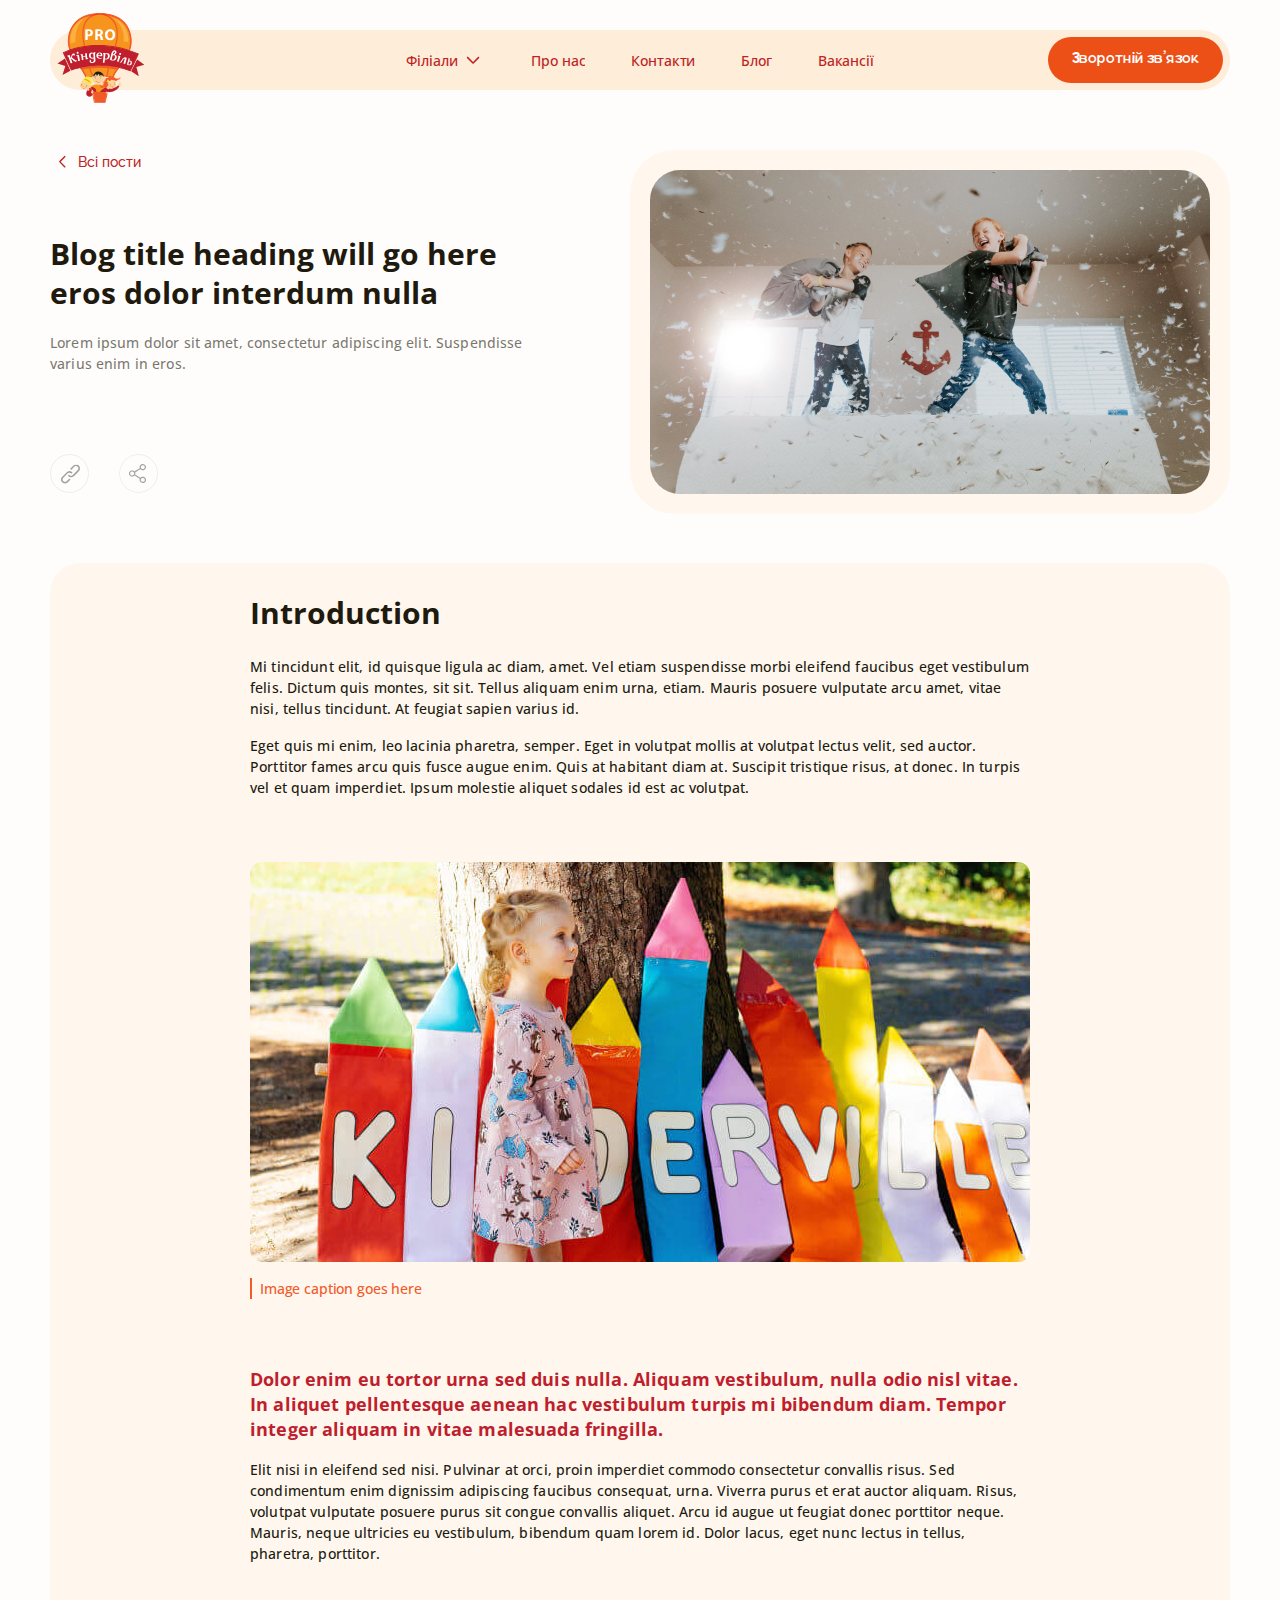
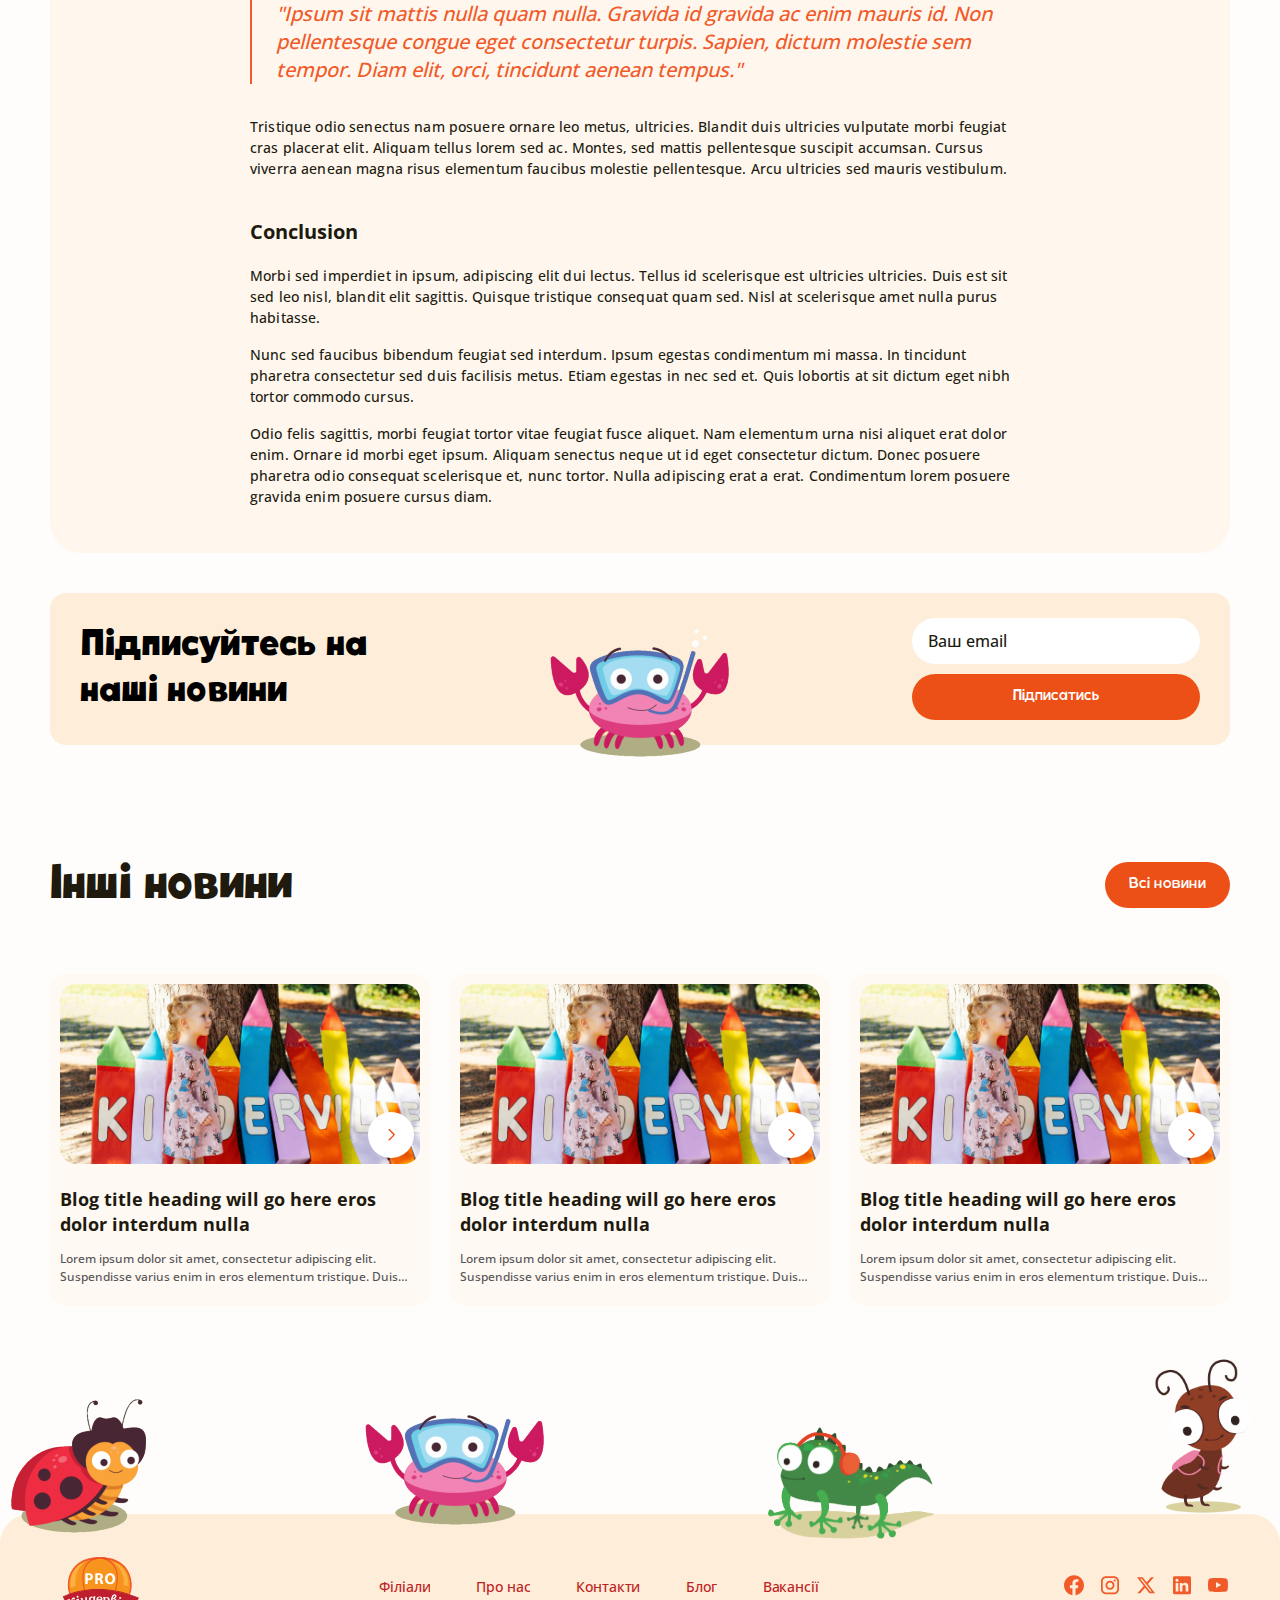
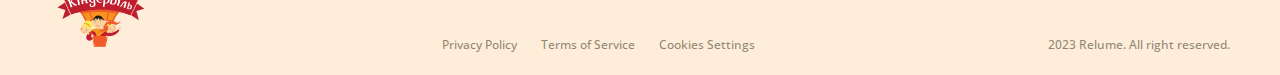
<file: news_post.html>
<!DOCTYPE html>
<html lang="uk">
<head>
    <meta charset="UTF-8">
    <meta http-equiv="X-UA-Compatible" content="IE=edge">
    <meta name="viewport" content="width=device-width, initial-scale=1.0">
    <link rel="stylesheet" href="css/style.min.css">
    <link rel="stylesheet" href="https://cdn.jsdelivr.net/npm/swiper@11/swiper-bundle.min.css" />
    <link rel="stylesheet" href="https://cdn.jsdelivr.net/npm/@fancyapps/ui@5.0/dist/fancybox/fancybox.css" />
    <title>Пост</title>
</head>

<body>
    <svg display="none">
    <symbol id="arrow" viewBox="0 0 14 8">
        <g>
            <path fill-rule="evenodd" clip-rule="evenodd"
                d="M7.3977 7.66292C7.17802 7.88259 6.82192 7.88259 6.60225 7.66292L0.867387 1.92804C0.64772 1.70837 0.64772 1.35227 0.867387 1.13259L1.13256 0.867393C1.35222 0.647718 1.70838 0.647718 1.92805 0.867393L6.99997 5.93934L12.0719 0.867393C12.2916 0.647718 12.6477 0.647718 12.8674 0.867393L13.1326 1.13259C13.3522 1.35227 13.3522 1.70837 13.1326 1.92804L7.3977 7.66292Z" />
        </g>
    </symbol>
    <symbol id="cube" viewBox="0 0 18 20">
        <g>
            <path fill-rule="evenodd" clip-rule="evenodd"
                d="M17.73 5.12L17.59 4.87C17.4094 4.56769 17.1547 4.31643 16.85 4.14L10.14 0.27C9.8362 0.09375 9.4913 0.00062 9.14 0H8.85C8.4987 0.00062 8.1538 0.09375 7.85 0.27L1.14 4.15C0.836969 4.32526 0.58526 4.57697 0.41 4.88L0.27 5.13C0.0937499 5.43384 0.00062 5.77874 0 6.13V13.88C0.00062 14.2313 0.0937499 14.5762 0.27 14.88L0.41 15.13C0.58979 15.4295 0.84049 15.6802 1.14 15.86L7.86 19.73C8.1623 19.9099 8.5082 20.0033 8.86 20H9.14C9.4913 19.9994 9.8362 19.9063 10.14 19.73L16.85 15.85C17.156 15.6787 17.4087 15.426 17.58 15.12L17.73 14.87C17.9041 14.5653 17.9971 14.221 18 13.87V6.12C17.9994 5.76874 17.9063 5.42384 17.73 5.12ZM8.85 2H9.14L15 5.38L9 8.84L3 5.38L8.85 2ZM10 17.5L15.85 14.12L16 13.87V7.11L10 10.58V17.5Z" />
        </g>
    </symbol>
    <symbol id="email" viewBox="0 0 28 22">
        <g>
            <path fill-rule="evenodd" clip-rule="evenodd"
                d="M3.33329 0.333984H24.6666C26.1394 0.333984 27.3333 1.52789 27.3333 3.00065V19.0007C27.3333 20.4735 26.1394 21.6673 24.6666 21.6673H3.33329C1.86053 21.6673 0.666626 20.4735 0.666626 19.0007V3.00065C0.666626 1.52789 1.86053 0.333984 3.33329 0.333984ZM16.2 15.6007L24.6666 9.66732V6.86732L14.8666 13.734C14.3454 14.0957 13.6545 14.0957 13.1333 13.734L3.33329 6.86732V9.66732L11.8 15.6007C13.1213 16.5243 14.8786 16.5243 16.2 15.6007Z" />
        </g>
    </symbol>
    <symbol id="email-share" viewBox="0 0 25 25">
        <g>
            <path fill-rule="evenodd" clip-rule="evenodd"
                d="M11.5616 0.0235252C9.70842 0.200957 8.33006 0.592802 6.76956 1.38582C4.921 2.32516 3.26221 3.81056 2.0527 5.60955C1.54059 6.37126 0.914783 7.65715 0.614301 8.56513C0.371764 9.29801 0.179103 10.1321 0.0613556 10.9589C-0.0204518 11.5334 -0.0204518 13.462 0.0613556 14.0366C0.266241 15.4755 0.646917 16.736 1.24167 17.9448C1.91456 19.3124 2.57367 20.2311 3.66181 21.3183C4.73807 22.3935 5.67203 23.0649 6.98961 23.7106C7.90895 24.1612 8.50253 24.3805 9.43454 24.6141C11.8802 25.2269 14.333 25.1094 16.7223 24.2649C17.4466 24.009 18.711 23.3759 19.361 22.9438C21.1457 21.7573 22.6206 20.1191 23.5971 18.2385C24.4807 16.537 24.9228 14.8488 24.9918 12.913C25.066 10.8295 24.6372 8.84656 23.7093 6.98265C23.1 5.75875 22.4218 4.79953 21.4694 3.81501C20.4134 2.72316 19.3775 1.96985 17.9918 1.28582C16.5434 0.570868 15.1938 0.189233 13.5909 0.0412586C13.0927 -0.00471148 11.9602 -0.0146285 11.5616 0.0235252ZM19.7208 7.00029C20.0175 7.16448 20.2626 7.4275 20.4243 7.75535L20.5345 7.9789V12.4977V17.0166L20.4243 17.2401C20.2626 17.568 20.0175 17.831 19.7208 17.9952L19.4588 18.1402H12.4907H5.52265L5.2606 17.9952C4.96388 17.831 4.71885 17.568 4.55714 17.2401L4.44688 17.0166V12.4977V7.9789L4.58409 7.69975C4.74927 7.3637 5.07386 7.06487 5.41786 6.93223C5.66489 6.83697 5.79105 6.83541 12.564 6.84528L19.4588 6.85529L19.7208 7.00029ZM7.06471 8.16903C7.21914 8.31573 12.3998 12.4058 12.4608 12.4291C12.511 12.4484 17.585 8.48701 17.9167 8.16957C17.9782 8.11075 17.2095 8.10103 12.4907 8.10103C7.7914 8.10103 7.00349 8.1109 7.06471 8.16903ZM5.74269 12.7553C5.74269 16.5465 5.7469 16.7366 5.83213 16.8136C5.91437 16.888 6.44722 16.8945 12.4992 16.8945C18.818 16.8945 19.08 16.8909 19.1581 16.8048C19.2326 16.7226 19.2383 16.3879 19.2268 12.7557L19.2143 8.7963L18.1874 9.61355C14.0948 12.8706 12.7566 13.9128 12.6317 13.9401C12.5542 13.9572 12.429 13.9576 12.3537 13.941C12.2784 13.9245 11.4257 13.284 10.4589 12.5176C9.06105 11.4096 6.51226 9.38858 5.85491 8.86689L5.74269 8.77788V12.7553Z" />
        </g>
    </symbol>
    <symbol id="phone" viewBox="0 0 24 24">
        <g>
            <path
                d="M18.6667 24.0004C16.4617 23.9984 14.2911 23.4534 12.3467 22.4137L11.7467 22.0804C7.601 19.8514 4.20225 16.4526 1.97333 12.307L1.64 11.707C0.573094 9.75158 0.00950749 7.56129 8.29008e-07 5.33369V4.44036C-0.000559171 3.72964 0.282614 3.04809 0.786667 2.54702L3.04 0.29369C3.25884 0.0731566 3.56775 -0.0331367 3.87595 0.00603667C4.18415 0.04521 4.45664 0.225423 4.61333 0.49369L7.61333 5.64036C7.91671 6.16421 7.82911 6.8267 7.4 7.25369L4.88 9.77372C4.67072 9.98065 4.62196 10.3004 4.76 10.5604L5.22667 11.4404C6.90272 14.5449 9.4524 17.09 12.56 18.7604L13.44 19.2404C13.7 19.3784 14.0197 19.3296 14.2267 19.1204L16.7467 16.6004C17.1736 16.1713 17.8361 16.0837 18.36 16.387L23.5067 19.387C23.7749 19.5437 23.9552 19.8162 23.9943 20.1244C24.0335 20.4326 23.9272 20.7416 23.7067 20.9604L21.4533 23.2137C20.9523 23.7177 20.2707 24.0009 19.56 24.0004H18.6667Z" />
        </g>
    </symbol>
    <symbol id="facebook" viewBox="0 0 24 24">
        <g>
            <path
                d="M22 12.3038C22 6.74719 17.5229 2.24268 12 2.24268C6.47715 2.24268 2 6.74719 2 12.3038C2 17.3255 5.65684 21.4879 10.4375 22.2427V15.2121H7.89844V12.3038H10.4375V10.0872C10.4375 7.56564 11.9305 6.1728 14.2146 6.1728C15.3088 6.1728 16.4531 6.36931 16.4531 6.36931V8.84529H15.1922C13.95 8.84529 13.5625 9.6209 13.5625 10.4166V12.3038H16.3359L15.8926 15.2121H13.5625V22.2427C18.3432 21.4879 22 17.3257 22 12.3038Z" />
        </g>
    </symbol>
    <symbol id="facebook-share" viewBox="0 0 25 25">
        <g>
            <path fill-rule="evenodd" clip-rule="evenodd"
                d="M11.3127 0.0303495C7.39826 0.437299 3.97328 2.56357 1.88923 5.88066C-0.527047 9.7266 -0.633892 14.7383 1.61671 18.6651C2.80131 20.7319 4.5389 22.4313 6.5898 23.5288C8.33484 24.4626 10.2612 24.9776 12.0701 24.994L12.7303 25L12.7427 20.1449L12.7552 15.2898H11.4102H10.0652V13.7252V12.1606L11.3978 12.1476L12.7303 12.1345L12.758 10.4958C12.7831 9.00834 12.7956 8.82088 12.8935 8.46569C13.2658 7.11413 14.1643 6.21497 15.5176 5.83942C15.8695 5.74173 16.024 5.73068 17.0579 5.72926C17.6899 5.72838 18.4216 5.74594 18.6838 5.76825L19.1606 5.8088V7.21896V8.62912L17.9992 8.64546C16.8445 8.66165 16.8364 8.66253 16.5854 8.79471C16.0466 9.07853 15.9821 9.3059 15.9821 10.9194V12.159H17.5224C18.3696 12.159 19.0627 12.1755 19.0626 12.1957C19.0625 12.2158 18.9745 12.9024 18.867 13.7213C18.7595 14.5402 18.6716 15.2281 18.6716 15.25C18.6716 15.2719 18.0664 15.2898 17.3268 15.2898H15.9821V19.9125C15.9821 22.455 15.9907 24.5353 16.0011 24.5353C16.0944 24.5353 17.2583 24.095 17.6989 23.893C19.1696 23.2189 20.3116 22.4071 21.4841 21.2024C22.5043 20.1543 23.1376 19.2482 23.7873 17.9069C24.3648 16.7144 24.7588 15.3847 24.9396 14.0179C25.0201 13.4095 25.0201 11.5267 24.9397 10.9605C24.5286 8.06798 23.3346 5.6345 21.3546 3.65371C19.4151 1.71343 16.9975 0.503436 14.2462 0.0958998C13.6463 0.00701559 11.9102 -0.0317275 11.3127 0.0303495Z" />
        </g>
    </symbol>
    <symbol id="instagram" viewBox="0 0 24 24">
        <g>
            <path fill-rule="evenodd" clip-rule="evenodd"
                d="M16 3.24268H8C5.23858 3.24268 3 5.48126 3 8.24268V16.2427C3 19.0041 5.23858 21.2427 8 21.2427H16C18.7614 21.2427 21 19.0041 21 16.2427V8.24268C21 5.48126 18.7614 3.24268 16 3.24268ZM19.25 16.2427C19.2445 18.0353 17.7926 19.4872 16 19.4927H8C6.20735 19.4872 4.75549 18.0353 4.75 16.2427V8.24268C4.75549 6.45003 6.20735 4.99817 8 4.99268H16C17.7926 4.99817 19.2445 6.45003 19.25 8.24268V16.2427ZM16.75 8.49268C17.3023 8.49268 17.75 8.04496 17.75 7.49268C17.75 6.9404 17.3023 6.49268 16.75 6.49268C16.1977 6.49268 15.75 6.9404 15.75 7.49268C15.75 8.04496 16.1977 8.49268 16.75 8.49268ZM12 7.74268C9.51472 7.74268 7.5 9.7574 7.5 12.2427C7.5 14.728 9.51472 16.7427 12 16.7427C14.4853 16.7427 16.5 14.728 16.5 12.2427C16.5027 11.0484 16.0294 9.90225 15.1849 9.05776C14.3404 8.21327 13.1943 7.74002 12 7.74268ZM9.25 12.2427C9.25 13.7615 10.4812 14.9927 12 14.9927C13.5188 14.9927 14.75 13.7615 14.75 12.2427C14.75 10.7239 13.5188 9.49268 12 9.49268C10.4812 9.49268 9.25 10.7239 9.25 12.2427Z" />
        </g>
    </symbol>
    <symbol id="instagram-share" viewBox="0 0 25 25">
        <g>
            <path fill-rule="evenodd" clip-rule="evenodd"
                d="M11.3133 0.0303533C7.40168 0.437109 3.97352 2.5659 1.891 5.8814C-1.06167 10.5823 -0.510591 16.7909 3.22242 20.8808C5.28836 23.1443 7.87208 24.4974 10.9705 24.9388C11.549 25.0212 13.4713 25.0202 14.0752 24.9371C16.905 24.548 19.4394 23.293 21.3668 21.3261C21.9994 20.6806 22.1342 20.5263 22.5538 19.9667C23.8041 18.299 24.6228 16.266 24.9387 14.0441C25.0205 13.4685 25.0205 11.5372 24.9386 10.9619C24.7279 9.4807 24.3447 8.2187 23.7301 6.98097C23.0788 5.6696 22.4104 4.73471 21.3701 3.67986C19.4404 1.72303 17.0241 0.507462 14.2464 0.0959118C13.6466 0.00701647 11.9107 -0.0317315 11.3133 0.0303533ZM15.4603 5.36016C16.8657 5.45121 17.6875 5.75923 18.4391 6.47661C19.2028 7.20553 19.5551 8.10089 19.649 9.55149C19.7109 10.5073 19.7108 14.4734 19.6489 15.4444C19.5555 16.9089 19.1957 17.8144 18.4128 18.5554C17.6839 19.2451 16.8413 19.5563 15.4603 19.6458C14.5221 19.7066 10.4992 19.7066 9.56101 19.6458C8.15561 19.5548 7.33381 19.2468 6.58218 18.5294C5.81851 17.8005 5.46618 16.9051 5.37231 15.4545C5.3109 14.5058 5.31124 10.4261 5.37285 9.52356C5.47059 8.09091 5.82413 7.20015 6.58218 6.47661C7.3033 5.78834 8.17018 5.44896 9.4242 5.36388C10.2507 5.30781 14.6111 5.30512 15.4603 5.36016ZM10.726 6.63757C9.25723 6.66404 9.02015 6.6793 8.68992 6.76878C7.64986 7.05064 7.05942 7.64174 6.78093 8.67986C6.69233 9.01015 6.67703 9.25521 6.6498 10.7784C6.63288 11.727 6.63288 13.2791 6.6498 14.2276C6.67703 15.7508 6.69233 15.9958 6.78093 16.3261C7.05952 17.3646 7.65206 17.9576 8.68992 18.2363C9.02 18.325 9.26491 18.3403 10.7872 18.3675C11.7351 18.3845 13.2862 18.3845 14.2341 18.3675C15.7689 18.3401 15.9995 18.3255 16.3397 18.2342C17.3523 17.9625 17.9654 17.3491 18.2387 16.3344C18.3308 15.9929 18.3449 15.7685 18.372 14.2276C18.3887 13.2791 18.3887 11.7269 18.372 10.7784C18.3452 9.24983 18.3303 9.01132 18.2409 8.67986C17.9603 7.63944 17.3657 7.04501 16.3314 6.77103C15.9501 6.6701 15.8492 6.66536 13.0974 6.61947C12.7074 6.61296 11.6403 6.62108 10.726 6.63757ZM16.6512 7.85833C16.8385 7.92912 17.0557 8.14023 17.1371 8.33064C17.3733 8.88314 16.9516 9.51862 16.3488 9.51862C15.8881 9.51862 15.4931 9.12566 15.4931 8.66719C15.4931 8.07477 16.1009 7.65025 16.6512 7.85833ZM13.6968 9.0145C14.2881 9.22204 14.6164 9.42874 15.0805 9.88555C15.5303 10.3284 15.8115 10.7698 16.0154 11.3533C16.1424 11.7169 16.1522 11.7985 16.1522 12.503C16.1522 13.2075 16.1424 13.2891 16.0154 13.6527C15.8183 14.2167 15.5297 14.6762 15.1061 15.1C14.6824 15.5239 14.2233 15.8128 13.6596 16.01C13.2963 16.1371 13.2147 16.1468 12.5106 16.1468C11.8066 16.1468 11.725 16.1371 11.3617 16.01C10.7785 15.806 10.3374 15.5246 9.89485 15.0745C9.44058 14.6124 9.2343 14.2855 9.02137 13.6899C8.8742 13.2784 8.86814 13.2311 8.8697 12.503C8.87117 11.8117 8.88295 11.71 9.00294 11.3533C9.25777 10.5952 9.80156 9.88134 10.4555 9.44631C11.1721 8.96959 11.6839 8.82756 12.6084 8.84894C13.1974 8.86254 13.3147 8.8804 13.6968 9.0145ZM11.934 10.1819C10.6485 10.5281 9.86566 11.8186 10.1886 13.0592C10.4224 13.9575 11.0584 14.5929 11.9583 14.8274C13.6387 15.2654 15.2713 13.6318 14.8336 11.9503C14.4929 10.6415 13.1863 9.8446 11.934 10.1819Z" />
        </g>
    </symbol>
    <symbol id="linkedin" viewBox="0 0 24 24">
        <g>
            <path fill-rule="evenodd" clip-rule="evenodd"
                d="M4.5 3.24268C3.67157 3.24268 3 3.91425 3 4.74268V19.7427C3 20.5711 3.67157 21.2427 4.5 21.2427H19.5C20.3284 21.2427 21 20.5711 21 19.7427V4.74268C21 3.91425 20.3284 3.24268 19.5 3.24268H4.5ZM8.52076 7.2454C8.52639 8.20165 7.81061 8.79087 6.96123 8.78665C6.16107 8.78243 5.46357 8.1454 5.46779 7.24681C5.47201 6.40165 6.13998 5.72243 7.00764 5.74212C7.88795 5.76181 8.52639 6.40728 8.52076 7.2454ZM12.2797 10.0044H9.75971H9.7583V18.5643H12.4217V18.3646C12.4217 17.9847 12.4214 17.6047 12.4211 17.2246C12.4203 16.2108 12.4194 15.1959 12.4246 14.1824C12.426 13.9363 12.4372 13.6804 12.5005 13.4455C12.7381 12.568 13.5271 12.0013 14.4074 12.1406C14.9727 12.2291 15.3467 12.5568 15.5042 13.0898C15.6013 13.423 15.6449 13.7816 15.6491 14.129C15.6605 15.1766 15.6589 16.2242 15.6573 17.2719C15.6567 17.6417 15.6561 18.0117 15.6561 18.3815V18.5629H18.328V18.3576C18.328 17.9056 18.3278 17.4537 18.3275 17.0018C18.327 15.8723 18.3264 14.7428 18.3294 13.6129C18.3308 13.1024 18.276 12.599 18.1508 12.1054C17.9638 11.3713 17.5771 10.7638 16.9485 10.3251C16.5027 10.0129 16.0133 9.81178 15.4663 9.78928C15.404 9.78669 15.3412 9.7833 15.2781 9.77989C14.9984 9.76477 14.7141 9.74941 14.4467 9.80334C13.6817 9.95662 13.0096 10.3068 12.5019 10.9241C12.4429 10.9949 12.3852 11.0668 12.2991 11.1741L12.2797 11.1984V10.0044ZM5.68164 18.5671H8.33242V10.01H5.68164V18.5671Z" />
        </g>
    </symbol>
    <symbol id="linkedin-share" viewBox="0 0 25 25">
        <g>
            <path fill-rule="evenodd" clip-rule="evenodd"
                d="M11.3133 0.0303533C7.40168 0.437109 3.97352 2.5659 1.891 5.8814C-1.06167 10.5823 -0.510591 16.7909 3.22242 20.8808C5.28836 23.1443 7.87208 24.4974 10.9705 24.9388C11.549 25.0212 13.4713 25.0202 14.0752 24.9371C16.905 24.548 19.4394 23.293 21.3668 21.3261C21.9994 20.6806 22.1342 20.5263 22.5538 19.9667C23.8041 18.299 24.6228 16.266 24.9387 14.0441C25.0205 13.4685 25.0205 11.5372 24.9386 10.9619C24.7279 9.4807 24.3447 8.2187 23.7301 6.98097C23.0788 5.6696 22.4104 4.73471 21.3701 3.67986C19.4404 1.72303 17.0241 0.507462 14.2464 0.0959118C13.6466 0.00701647 11.9107 -0.0317315 11.3133 0.0303533ZM8.08579 5.43824C8.4322 5.55982 8.84731 5.98355 8.96827 6.33903C9.25102 7.17011 8.86574 8.04825 8.09117 8.33822C7.17843 8.67996 6.24677 8.39615 5.83406 7.65064C5.70156 7.41121 5.69002 7.35132 5.69002 6.90117C5.69002 6.49055 5.70733 6.37959 5.79768 6.21056C6.02758 5.78061 6.36582 5.50825 6.83554 5.37488C7.12357 5.29313 7.76496 5.32562 8.08579 5.43824ZM17.3755 9.64328C17.8712 9.77796 18.4167 10.0935 18.769 10.4494C19.1459 10.83 19.3711 11.1945 19.5605 11.7299C19.8322 12.4983 19.8447 12.6822 19.8447 15.9341V18.9121H18.329H16.8133L16.8124 16.2335C16.8117 14.1192 16.7971 13.4864 16.7427 13.2298C16.6166 12.6346 16.3783 12.2911 15.9432 12.0776C15.5555 11.8875 15.009 11.8838 14.6131 12.0686C14.2606 12.2332 13.9671 12.535 13.7701 12.9352L13.6107 13.2591L13.595 16.0856L13.5793 18.9121H12.0671H10.5549V14.3132V9.71431H12.0706H13.5863L13.5879 10.3626L13.5894 11.0108L13.7133 10.864C13.7814 10.7833 13.9232 10.6148 14.0283 10.4894C14.3828 10.067 15.0894 9.68056 15.7141 9.56749C16.06 9.50492 17.0288 9.5491 17.3755 9.64328ZM8.88056 14.3254L8.89302 18.9121H7.35264H5.81225V14.3458C5.81225 11.8343 5.82721 9.76456 5.84555 9.74621C5.86383 9.72791 6.55142 9.71877 7.37347 9.72586L8.86809 9.73878L8.88056 14.3254Z" />
        </g>
    </symbol>
    <symbol id="x" viewBox="0 0 24 24">
        <g>
            <path
                d="M17.1761 4.24268H19.9362L13.9061 11.0201L21 20.2427H15.4456L11.0951 14.6493L6.11723 20.2427H3.35544L9.80517 12.9935L3 4.24268H8.69545L12.6279 9.3553L17.1761 4.24268ZM16.2073 18.6181H17.7368L7.86441 5.78196H6.2232L16.2073 18.6181Z" />
        </g>
    </symbol>
    <symbol id="x-share" viewBox="0 0 25 25">
        <g>
            <path fill-rule="evenodd" clip-rule="evenodd"
                d="M11.5716 0.0235252C9.75873 0.197244 8.38071 0.582885 6.87473 1.33805C5.67829 1.93795 4.70515 2.64998 3.67767 3.6772C2.57885 4.77584 1.88946 5.74058 1.23221 7.09955C0.461798 8.69239 0.0724637 10.2774 0.00820982 12.0825C-0.0659631 14.166 0.362559 16.1489 1.28972 18.0128C1.94286 19.3258 2.61394 20.2547 3.67767 21.3183C4.75313 22.3935 5.6864 23.0649 7.00299 23.7106C7.92165 24.1612 8.51479 24.3805 9.44611 24.6141C11.8899 25.2269 14.3409 25.1094 16.7285 24.2649C17.4522 24.009 18.7156 23.3759 19.3652 22.9438C21.1485 21.7573 22.6224 20.1191 23.5982 18.2385C24.4811 16.537 24.9228 14.8488 24.9918 12.913C25.066 10.8295 24.6374 8.84656 23.7103 6.98265C23.1015 5.75875 22.4237 4.79953 21.472 3.81501C20.4168 2.72316 19.3817 1.96985 17.997 1.28582C16.5497 0.570868 15.2011 0.189233 13.5994 0.0412586C13.1016 -0.00471148 11.9699 -0.0146285 11.5716 0.0235252ZM16.1074 6.95695C16.4799 7.08182 16.8559 7.2977 17.1488 7.55481L17.3199 7.70498L17.6584 7.61714C18.0656 7.51153 18.6046 7.30117 18.8887 7.13697C19.0038 7.07054 19.0964 7.04147 19.0964 7.07185C19.0964 7.17777 18.8096 7.69335 18.611 7.94455C18.5007 8.08407 18.3002 8.28056 18.1654 8.38115C18.0307 8.48173 17.9418 8.57118 17.9681 8.57993C18.0445 8.60538 19.0011 8.36214 19.2576 8.25203L19.4919 8.15135L19.4041 8.30293C19.2815 8.51461 18.51 9.32415 18.2771 9.48546L18.0842 9.61912L18.0554 10.3623C18.0082 11.5788 17.7407 12.5946 17.1649 13.7435C15.9947 16.0781 13.9031 17.6479 11.4093 18.063C9.56162 18.3706 7.88466 18.1332 6.27006 17.3354C5.38912 16.9002 5.38858 16.9199 6.28193 16.9126C6.93546 16.9073 7.12266 16.8877 7.5202 16.7831C8.30815 16.5758 9.03596 16.2435 9.56054 15.8514L9.72389 15.7293L9.48725 15.6988C9.13676 15.6535 8.65097 15.4909 8.34671 15.3171C7.98293 15.1092 7.47627 14.5892 7.28947 14.232C7.01814 13.7131 6.99869 13.7435 7.60214 13.7435C8.31504 13.7435 8.41628 13.6966 8.00398 13.5574C7.82969 13.4985 7.57712 13.3864 7.44275 13.3081C7.10013 13.1086 6.59279 12.5774 6.40321 12.2197C6.23087 11.8945 6.05018 11.2675 6.05018 10.9947C6.05018 10.8525 6.06352 10.8322 6.13569 10.864C6.37775 10.9706 6.8826 11.1217 7.07902 11.1463L7.30164 11.1743L6.93156 10.7979C6.34086 10.1972 6.08101 9.56391 6.08555 8.73611C6.08805 8.27997 6.14336 8.01954 6.3243 7.61211L6.44381 7.34303L7.06544 7.95589C8.23266 9.10656 9.63041 9.86387 11.1563 10.1724C11.5437 10.2507 12.342 10.3434 12.3719 10.3135C12.3804 10.3049 12.3682 10.1828 12.3446 10.0422C12.2562 9.51438 12.4179 8.73401 12.7235 8.21251C13.1269 7.52442 13.9587 6.95368 14.7351 6.83233C15.1419 6.76868 15.696 6.81899 16.1074 6.95695Z" />
        </g>
    </symbol>
    <symbol id="youtube" viewBox="0 0 24 24">
        <g>
            <path
                d="M21.593 7.20301C21.4791 6.78041 21.2565 6.39501 20.9473 6.08518C20.6382 5.77534 20.2533 5.55187 19.831 5.43701C18.265 5.00701 12 5.00001 12 5.00001C12 5.00001 5.73596 4.99301 4.16896 5.40401C3.74689 5.52415 3.36279 5.75078 3.05353 6.06214C2.74427 6.3735 2.52025 6.75913 2.40296 7.18201C1.98996 8.74801 1.98596 11.996 1.98596 11.996C1.98596 11.996 1.98196 15.26 2.39196 16.81C2.62196 17.667 3.29696 18.344 4.15496 18.575C5.73696 19.005 11.985 19.012 11.985 19.012C11.985 19.012 18.25 19.019 19.816 18.609C20.2385 18.4943 20.6237 18.2714 20.9336 17.9622C21.2435 17.653 21.4673 17.2682 21.583 16.846C21.997 15.281 22 12.034 22 12.034C22 12.034 22.02 8.76901 21.593 7.20301ZM9.99596 15.005L10.001 9.00501L15.208 12.01L9.99596 15.005Z" />
        </g>
    </symbol>
    <symbol id="point" viewBox="0 0 16 20">
        <g>
            <path
                d="M7.99996 0C3.58896 0 -4.06257e-05 3.589 -4.06257e-05 7.995C-0.0290406 14.44 7.69596 19.784 7.99996 20C7.99996 20 16.029 14.44 16 8C16 3.589 12.411 0 7.99996 0ZM7.99996 12C5.78996 12 3.99996 10.21 3.99996 8C3.99996 5.79 5.78996 4 7.99996 4C10.21 4 12 5.79 12 8C12 10.21 10.21 12 7.99996 12Z" />
        </g>
    </symbol>
    <symbol id="copy" viewBox="0 0 16 20">
        <g>
            <path fill-rule="evenodd" clip-rule="evenodd"
                d="M14.4076 0.0422409C13.8195 0.154561 13.3082 0.354287 12.8615 0.646208C12.6749 0.768182 12.1369 1.27761 11.0102 2.39948C9.53891 3.86432 9.41781 3.99446 9.36662 4.16645C9.2542 4.54381 9.41335 4.91579 9.76143 5.08926C9.87903 5.14789 10.0194 5.18721 10.1091 5.18673C10.429 5.18498 10.5143 5.11414 12.1158 3.51968C13.6056 2.03638 13.6445 2.00103 13.9534 1.85099C14.4109 1.62868 14.6691 1.57317 15.1409 1.59564C15.389 1.60745 15.619 1.6425 15.7725 1.69188C16.4776 1.91886 17.0794 2.52606 17.305 3.23819C17.3719 3.44931 17.3873 3.58521 17.3871 3.96224C17.3867 4.47687 17.3487 4.63627 17.1168 5.09472C16.9959 5.33377 16.7661 5.57423 14.2536 8.08942L11.5218 10.8242L11.1691 10.9918C10.7524 11.1898 10.5363 11.2398 10.0985 11.2398C9.53512 11.2398 9.02753 11.0514 8.56849 10.6717C8.4347 10.5611 8.28475 10.4489 8.23527 10.4224C7.85616 10.2195 7.37444 10.3774 7.17954 10.7686C7.07774 10.973 7.06316 11.1374 7.12623 11.3698C7.20541 11.6616 7.91641 12.2354 8.52836 12.5013C9.81841 13.0619 11.3519 12.889 12.4663 12.0571C12.8312 11.7847 18.1417 6.44312 18.3175 6.17151C18.6469 5.66293 18.843 5.16304 18.9469 4.56709C19.1897 3.1744 18.5851 1.6725 17.4308 0.801006C17.0394 0.505483 16.482 0.236249 16.0138 0.116576C15.5492 -0.00220446 14.8175 -0.0360676 14.4076 0.0422409ZM7.79958 6.65165C7.14271 6.77678 6.56046 7.02459 6.08646 7.38082C5.69143 7.67771 0.86611 12.5299 0.6796 12.8179C0.109972 13.6973 -0.107537 14.6724 0.0496825 15.642C0.126566 16.116 0.232777 16.4383 0.449469 16.8551C1.13407 18.1717 2.49291 18.9992 3.97152 19C4.75621 19.0004 5.66567 18.6967 6.30371 18.2211C6.43762 18.1213 7.13425 17.4495 7.85174 16.7283C9.14046 15.4329 9.15679 15.4146 9.19789 15.2183C9.24756 14.9812 9.2062 14.7812 9.06458 14.5735C8.94804 14.4027 8.65046 14.2471 8.44253 14.2482C8.12835 14.25 8.02477 14.3337 6.65858 15.6906C5.27219 17.0675 5.20407 17.1222 4.63533 17.3151C4.32575 17.4201 3.59319 17.4135 3.24319 17.3026C2.53119 17.077 1.9241 16.4751 1.69716 15.7698C1.64779 15.6163 1.61274 15.3863 1.60094 15.1381C1.57852 14.6669 1.63376 14.4091 1.8555 13.9504L2.00808 13.6348L4.51895 11.1234L7.02982 8.61211L7.34537 8.45969C7.75355 8.26252 8.02826 8.19513 8.42382 8.19513C9.01502 8.19513 9.51552 8.37867 9.98528 8.76768C10.3007 9.0289 10.4419 9.09696 10.6671 9.09644C10.9967 9.0957 11.2567 8.92657 11.3964 8.62213C11.4754 8.44977 11.4837 8.28101 11.423 8.07846C11.2874 7.6258 10.2812 6.95066 9.40574 6.72502C8.944 6.60597 8.21414 6.57263 7.79958 6.65165Z" />
        </g>
    </symbol>
    <symbol id="share" viewBox="0 0 17 19">
        <g>
            <path fill-rule="evenodd" clip-rule="evenodd"
                d="M13.2204 0.0523543C12.5795 0.168152 12.0423 0.448479 11.5541 0.921914C11.1752 1.28935 10.9161 1.68785 10.7747 2.12079C10.5477 2.81554 10.549 3.24886 10.7806 4.17461C10.7972 4.24078 10.4615 4.45416 8.21145 5.80766C6.78792 6.66397 5.60974 7.36978 5.59327 7.37612C5.57679 7.38247 5.4289 7.27803 5.26457 7.14404C4.91353 6.85789 4.4009 6.59697 3.9722 6.48633C3.56444 6.38108 2.83231 6.37395 2.44358 6.47138C1.47481 6.71426 0.645499 7.37972 0.261968 8.22193C0.0612595 8.66274 0 8.96125 0 9.49867C0 10.0361 0.0612595 10.3346 0.261968 10.7754C0.638008 11.6011 1.45582 12.2684 2.38832 12.5102C2.8304 12.6248 3.52997 12.6251 3.9722 12.511C4.4009 12.4004 4.91353 12.1395 5.26457 11.8533C5.4289 11.7193 5.57679 11.6149 5.59327 11.6212C5.60974 11.6276 6.78792 12.3334 8.21145 13.1897C10.4615 14.5432 10.7972 14.7566 10.7806 14.8227C10.5483 15.7514 10.5479 16.2097 10.779 16.8845C10.9346 17.3388 11.1571 17.6824 11.5389 18.0578C12.0562 18.5666 12.6159 18.85 13.3241 18.9616C14.9239 19.2137 16.4944 18.199 16.9122 16.6433C17.0878 15.9893 16.995 15.1503 16.6782 14.5273C16.1282 13.4457 15.0229 12.7857 13.7745 12.7933C12.948 12.7984 12.2483 13.0652 11.6292 13.6114L11.4242 13.7922L10.0103 12.9396C9.23257 12.4707 8.05458 11.7616 7.39249 11.3638C6.73041 10.966 6.18496 10.6374 6.18037 10.6337C6.17578 10.6299 6.20479 10.5217 6.24488 10.3931C6.41903 9.83445 6.41903 9.1629 6.24488 8.60421C6.20479 8.47568 6.17578 8.36746 6.18037 8.36367C6.18496 8.35992 6.73041 8.03138 7.39249 7.63359C8.05458 7.23579 9.23257 6.5269 10.0103 6.05825L11.4242 5.20617L11.662 5.4132C12.6341 6.2596 14.043 6.45178 15.208 5.89684C16.0484 5.4966 16.6932 4.71815 16.9128 3.83868C17.0253 3.38856 17.025 2.77401 16.9122 2.3541C16.4839 0.759129 14.8717 -0.246048 13.2204 0.0523543ZM14.3503 1.20707C15.3996 1.5064 16.0273 2.53522 15.7806 3.55142C15.6937 3.9095 15.5139 4.21688 15.2306 4.49201C14.7992 4.911 14.2671 5.10893 13.6789 5.06926C13.1476 5.03341 12.7273 4.84702 12.3592 4.48392C11.5581 3.69371 11.5991 2.38761 12.4482 1.64617C12.6651 1.45681 12.922 1.31774 13.2395 1.21794C13.5128 1.13202 14.0682 1.1266 14.3503 1.20707ZM3.85175 7.6363C4.43335 7.83883 4.90007 8.29749 5.10487 8.86772C5.22808 9.21078 5.22781 9.78784 5.10434 10.1296C4.89881 10.6985 4.42968 11.1606 3.85606 11.3592C3.53685 11.4696 3.01574 11.4928 2.69198 11.411C1.77844 11.18 1.16336 10.4116 1.16336 9.50149C1.16336 8.60491 1.74186 7.85668 2.63466 7.59859C2.94615 7.50851 3.5375 7.52684 3.85175 7.6363ZM14.2621 13.9712C15.0029 14.1408 15.6055 14.7246 15.7794 15.4408C16.0273 16.4624 15.4021 17.4902 14.3503 17.7903C14.0795 17.8675 13.5442 17.8672 13.2751 17.7896C12.5688 17.586 12.0586 17.0905 11.8489 16.4045C11.7709 16.1494 11.7695 15.6675 11.8458 15.3829C12.0405 14.6571 12.7071 14.0648 13.4688 13.941C13.683 13.9061 14.0368 13.9196 14.2621 13.9712Z" />
        </g>
    </symbol>
    <symbol id="close" viewBox="0 0 20 20">
        <g>
            <path d="M2 20L0 18L8 10L0 2L2 0L10 8L18 0L20 2L12 10L20 18L18 20L10 12L2 20Z" />
        </g>
    </symbol>
    <symbol id="main-icon-1" viewBox="0 0 24 24">
        <g>
            <path fill-rule="evenodd" clip-rule="evenodd"
                d="M4.04687 1.34985C4.18198 2.8576 5.21715 4.163 6.66815 4.65533L7.0394 4.7813L6.85844 4.89158C6.75886 4.95227 6.44223 5.17909 6.15476 5.39571C4.46368 6.66987 3.25027 8.46953 2.64354 10.6035L2.49526 11.125L2.05477 11.1568C1.53149 11.1945 1.24969 11.2761 0.932965 11.4817C-0.0112566 12.0944 -0.284195 13.3662 0.324221 14.3182C0.522151 14.6279 0.800246 14.875 1.14552 15.0479C1.45597 15.2033 1.5832 15.2332 2.07999 15.268L2.49882 15.2973L2.66877 15.8899C3.49246 18.7626 5.47598 21.0409 8.17761 22.2177C9.44601 22.7702 10.5685 23 11.9984 23C13.5692 23 14.925 22.6851 16.273 22.0073C18.8653 20.7036 20.6779 18.4297 21.4327 15.5344L21.4945 15.2973L21.915 15.268C22.4135 15.2333 22.5405 15.2034 22.8512 15.0479C24.0652 14.4401 24.3836 12.8285 23.4845 11.8422C23.0763 11.3942 22.658 11.2084 21.942 11.1568L21.5015 11.125L21.3532 10.6035C20.6349 8.07715 19.0827 6.04284 16.8784 4.73887C16.4164 4.46558 15.606 4.07074 15.5738 4.10331C15.566 4.11118 15.6229 4.25413 15.7001 4.42102C15.9568 4.97583 16.0444 5.40904 16.0444 6.12306C16.0444 6.63151 16.0235 6.84112 15.9428 7.14242C15.5406 8.64268 14.4011 9.76597 12.9045 10.1373C12.4712 10.2449 11.5256 10.2449 11.0922 10.1373C9.35028 9.70509 8.11643 8.26575 7.94058 6.46087L7.90767 6.12306H8.61693H9.32618V6.31774C9.32618 6.88218 9.61989 7.51238 10.1216 8.02443C10.6583 8.57232 11.2516 8.82555 11.9984 8.82555C12.7451 8.82555 13.3384 8.57232 13.8752 8.02443C14.4363 7.45174 14.6706 6.8891 14.6706 6.11434C14.6706 5.89539 14.6383 5.5911 14.5989 5.43805C14.4195 4.74162 13.8961 4.06732 13.2826 3.74246C12.7905 3.48188 12.5309 3.42475 11.7405 3.40299C10.7351 3.3753 10.2884 3.20428 9.73878 2.63666C9.38305 2.26932 9.09178 1.5999 9.09178 1.14982V1.00256H8.36584H7.63994L7.6691 1.29889C7.73473 1.96588 7.98315 2.67071 8.31942 3.14402C8.40901 3.27018 8.48233 3.38402 8.48233 3.39696C8.48233 3.43888 7.81152 3.42133 7.50783 3.3715C6.42249 3.19338 5.60476 2.35831 5.48976 1.31074L5.45854 1.02627L4.73704 1.01313L4.0155 1L4.04687 1.34985ZM8.08188 11.0791C9.09253 11.3453 9.82926 12.2168 9.95452 13.2941L9.98073 13.5193H9.27841C8.64088 13.5193 8.57605 13.5117 8.57581 13.4364C8.57483 13.1183 8.28853 12.6898 7.9659 12.5233C7.33517 12.1979 6.58034 12.5375 6.38921 13.2329L6.31045 13.5193H5.63837H4.96629V13.3794C4.96629 13.1132 5.06929 12.7356 5.23688 12.3873C5.53926 11.7591 6.17797 11.2402 6.85216 11.0751C7.19579 10.991 7.75414 10.9928 8.08188 11.0791ZM17.0709 11.0582C17.7629 11.2023 18.4497 11.743 18.7602 12.3879C18.9275 12.7356 19.0305 13.1133 19.0305 13.3794V13.5193H18.3584H17.6863L17.6075 13.2329C17.4164 12.5375 16.6616 12.1979 16.0309 12.5233C15.7082 12.6898 15.4219 13.1183 15.4209 13.4364C15.4207 13.5117 15.3559 13.5193 14.7183 13.5193H14.016L14.0422 13.2941C14.167 12.2211 14.8955 11.3537 15.9024 11.0795C16.201 10.9981 16.7356 10.9884 17.0709 11.0582ZM9.60484 17.0472C9.74609 17.2784 10.2574 17.7487 10.5517 17.9183C11.0212 18.1888 11.3972 18.2838 11.9984 18.2838C12.5996 18.2838 12.9756 18.1888 13.445 17.9183C13.7393 17.7487 14.2507 17.2784 14.3919 17.0472C14.4462 16.9583 14.5111 16.8856 14.5361 16.8856C14.601 16.8856 15.702 17.5495 15.7015 17.5883C15.7003 17.6715 15.1961 18.2864 14.9166 18.5455C13.4446 19.9096 11.2594 20.0767 9.58928 18.9529C9.1885 18.6832 8.7015 18.2012 8.437 17.8125C8.35383 17.6902 8.29992 17.5756 8.31722 17.5579C8.38332 17.4902 9.39918 16.89 9.45126 16.8878C9.48141 16.8866 9.55051 16.9583 9.60484 17.0472Z" />
        </g>
    </symbol>
    <symbol id="main-icon-2" viewBox="0 0 24 24">
        <g>
            <path fill-rule="evenodd" clip-rule="evenodd"
                d="M18.8359 1.06545C18.7475 1.11066 18.6315 1.20541 18.5781 1.27607C18.4875 1.39595 18.4801 1.4758 18.4669 2.47886L18.4527 3.55326L17.9514 2.74211C17.6758 2.29597 17.3931 1.88962 17.3232 1.83913C17.1351 1.70304 16.743 1.68569 16.5477 1.80484C16.3333 1.93569 16.2088 2.15405 16.2086 2.39968C16.2084 2.58458 16.2922 2.74015 17.0668 3.99425L17.9251 5.38394L17.3486 5.48451C15.5928 5.79079 14.6383 6.65999 14.3837 8.1843C14.1348 9.6752 14.8891 14.4468 15.8737 17.6098C16.6093 19.9729 17.4619 21.4 18.4098 21.8544C18.6871 21.9874 18.7521 22 19.1605 22C19.569 22 19.634 21.9874 19.9113 21.8544C20.6425 21.5038 21.3218 20.5707 21.9266 19.0861C22.1301 18.5866 22.5344 17.4185 22.5344 17.3302C22.5344 17.3098 22.1247 17.2868 21.6239 17.279C20.6272 17.2636 20.591 17.2543 20.3584 16.9515C20.2264 16.7798 20.2264 16.4298 20.3584 16.2581C20.5958 15.9491 20.6058 15.9468 21.8228 15.9219L22.932 15.8991L23.1047 15.1324C23.1996 14.7107 23.2911 14.2866 23.3079 14.19L23.3385 14.0143L22.2134 14.0006C21.1623 13.9878 21.0799 13.9807 20.9591 13.893C20.7273 13.7247 20.6366 13.5654 20.6366 13.3267C20.6366 13.0879 20.7273 12.9287 20.9591 12.7604C21.081 12.6719 21.1606 12.6657 22.3431 12.6531L23.5979 12.6397L23.6991 11.9701C23.7547 11.6019 23.8135 11.1736 23.8298 11.0183L23.8594 10.736L22.6613 10.7224C21.5363 10.7096 21.4554 10.703 21.334 10.6149C21.1022 10.4466 21.0115 10.2873 21.0115 10.0486C21.0115 9.80983 21.1022 9.65062 21.334 9.48229C21.456 9.39374 21.5354 9.38764 22.7317 9.37489L24 9.36141L23.9738 8.73748C23.9358 7.83391 23.7475 7.25232 23.3121 6.69299C22.8019 6.03783 21.9418 5.61281 20.795 5.44932L20.3912 5.39172L21.2519 3.99817C21.986 2.80963 22.1126 2.57775 22.1126 2.42245C22.1125 2.18137 21.9864 1.94817 21.7847 1.81604C21.65 1.72781 21.5764 1.7121 21.3727 1.72799C21.2234 1.7396 21.0742 1.78386 20.9979 1.83913C20.928 1.88962 20.6443 2.29765 20.3673 2.7458L19.8636 3.56068L19.8634 2.53627C19.8633 1.41457 19.84 1.2997 19.574 1.11034C19.3967 0.984044 19.0377 0.96219 18.8359 1.06545ZM6.00433 2.53604C5.7892 2.66343 5.66539 2.88134 5.66521 3.13279C5.66497 3.41703 5.8033 3.6012 6.18047 3.81865C6.59696 4.05877 7.0596 4.54169 7.29578 4.98274C7.48771 5.34119 7.68597 5.87274 7.74539 6.18803L7.77721 6.35681L7.55285 6.29238C7.11227 6.1659 6.48722 6.08755 5.91825 6.08755C3.02843 6.08755 0.546093 8.15225 0.063347 10.9575C-0.0478036 11.6034 -0.009988 12.5867 0.155613 13.3553C0.488175 14.8989 1.26215 16.6838 2.19128 18.0498C3.04337 19.3025 3.92813 20.138 4.88336 20.5922C5.47219 20.8722 5.87279 20.949 6.57503 20.9165C7.21246 20.8869 7.62824 20.7895 8.20096 20.5351L8.57031 20.3711L8.93965 20.5351C9.51237 20.7895 9.92815 20.8869 10.5656 20.9165C11.0069 20.9368 11.2115 20.9254 11.494 20.8643C11.9147 20.7734 12.5559 20.4747 12.9819 20.1712C13.6566 19.6906 14.6951 18.5685 14.6496 18.3693C14.6366 18.3128 14.5099 17.867 14.3679 17.3787C13.5881 14.6957 12.9638 10.992 12.9599 9.02418C12.958 8.10048 13.0474 7.55846 13.3112 6.89387C13.4784 6.4725 13.4976 6.50209 12.9517 6.33905C11.8643 6.01434 10.5846 6.00377 9.5253 6.31073L9.23847 6.39387L9.16074 6.00937C8.99223 5.17614 8.65611 4.3813 8.2227 3.79115C7.73419 3.12606 6.79611 2.44503 6.3689 2.44539C6.24027 2.44549 6.09706 2.48109 6.00433 2.53604Z" />
        </g>
    </symbol>
    <symbol id="main-icon-3" viewBox="0 0 24 24">
        <g>
            <path fill-rule="evenodd" clip-rule="evenodd"
                d="M7.78077 1.03158C4.02448 1.36473 0.954051 4.12454 0.159084 7.88227C-0.00810616 8.67257 -0.0500128 9.93405 0.0644674 10.7315C0.308204 12.4301 0.986172 13.9612 2.04115 15.196L2.37345 15.5849L1.88709 17.4176C1.61962 18.4255 1.40073 19.3204 1.40073 19.4063C1.40073 19.8034 1.83264 20.1846 2.21193 20.1223C2.30824 20.1065 2.86824 19.8133 3.45634 19.4706C4.04439 19.1279 4.89928 18.6298 5.35599 18.3637L6.18647 17.8799L6.48113 17.9571C7.58024 18.2452 9.06122 18.263 10.3067 18.003C11.9659 17.6568 13.737 16.5987 14.872 15.2757C16.8804 12.9344 17.512 9.738 16.5395 6.83609C16.3541 6.28275 15.894 5.34192 15.5692 4.85164C13.838 2.23897 10.8257 0.761551 7.78077 1.03158ZM16.7584 3.99974C16.7584 4.0163 16.8553 4.18716 16.9737 4.37948C17.5033 5.23981 18.007 6.52578 18.2079 7.53065C18.3581 8.28195 18.4056 8.78047 18.4056 9.60453C18.4056 10.7898 18.2631 11.7056 17.9142 12.762C16.8458 15.9969 14.2269 18.4738 10.9712 19.3286L10.5375 19.4425L10.9587 19.7202C11.805 20.2781 12.8792 20.7138 13.9301 20.9254C14.9886 21.1385 16.3957 21.1066 17.5094 20.844L17.8486 20.7641L19.7622 21.882C21.5243 22.9114 21.694 23 21.9061 23C22.2724 23.0001 22.6205 22.6611 22.6205 22.3041C22.6205 22.2092 22.402 21.3082 22.135 20.302L21.6494 18.4725L21.9702 18.0932C22.9148 16.9762 23.591 15.5536 23.8894 14.0553C23.9836 13.5821 24 13.3477 24 12.471C24 11.3075 23.9215 10.7718 23.6097 9.80935C22.6647 6.89156 20.1248 4.60787 17.2012 4.04732C16.7353 3.958 16.7584 3.96049 16.7584 3.99974ZM5.21278 8.92168C5.40715 8.99596 5.60443 9.20132 5.66775 9.39531C5.83673 9.91318 5.32809 10.4365 4.79643 10.2917C4.56607 10.229 4.32451 9.96639 4.28091 9.73129C4.18406 9.20901 4.72802 8.73642 5.21278 8.92168ZM8.81138 8.9798C9.33146 9.24949 9.33039 9.95752 8.80954 10.2321C8.55912 10.3641 8.30259 10.3482 8.07867 10.1869C7.65587 9.88245 7.71488 9.19387 8.18428 8.95539C8.40835 8.84152 8.55582 8.84725 8.81138 8.9798ZM12.3781 8.99028C12.6811 9.19108 12.7828 9.66862 12.5905 9.9876C12.4672 10.1921 12.1141 10.361 11.8967 10.3194C11.2048 10.1871 11.0587 9.3024 11.6751 8.97676C11.9163 8.84926 12.1728 8.85421 12.3781 8.99028Z" />
        </g>
    </symbol>
</svg>



<!-- <svg>
	<use xlink:href="#arrow"></use>
</svg> -->
    <div class="wrapper">
        <header class="header">
    <div class="header__main">
        <div class="header__container container">
            <div class="header__row">
                <a href="index.html" class="header__logo logo">
                    <img src="img/logo.svg" alt="logo">
                </a>
                <nav class="header__menu menu" data-da="mob-header__top, 0, 992.98">
                    <ul class="menu__list">
                        <li class="menu__item menu__item_dropdown">
                            <a href="" class="menu__link menu__link_dropdown text-small">
                                Філіали
                                <span>
                                    <svg>
                                        <use xlink:href="#arrow"></use>
                                    </svg>
                                </span>
                            </a>
                            <ul class="menu__dropdown dropdown-menu">
                                <li class="dropdown-menu__item">
                                    <a href="" class="dropdown-menu__link text-small">вул. Рубчака,11</a>
                                </li>
                                <li class="dropdown-menu__item">
                                    <a href="" class="dropdown-menu__link text-small">вул. Куликівська,18а</a>
                                </li>
                                <li class="dropdown-menu__item">
                                    <a href="" class="dropdown-menu__link text-small">вул. Панаса Мирного, 47</a>
                                </li>
                            </ul>
                        </li>
                        <li class="menu__item">
                            <a href="" class="menu__link text-small">Про нас</a>
                        </li>
                        <li class="menu__item">
                            <a href="" class="menu__link text-small">Контакти</a>
                        </li>
                        <li class="menu__item">
                            <a href="" class="menu__link text-small">Блог</a>
                        </li>
                        <li class="menu__item">
                            <a href="" class="menu__link text-small">Вакансії</a>
                        </li>
                    </ul>
                </nav>
                <div class="header__column">
                    <a href="" class="header__btn btn" data-da="mob-header__bottom, 0, 480.98">Зворотній зв’язок</a>
                    <button class="header__burger">
                        <span></span><span></span><span></span>
                    </button>
                </div>
            </div>
        </div>
    </div>
    <div class="header__mob mob-header">
        <div class="mob-header__container container">
            <div class="mob-header__top"></div>
            <div class="mob-header__bottom"></div>
        </div>
    </div>
</header>
        <main class="news-post">
            <section class="news-post__main main-news-post">
                <div class="main-news-post__container container">
                    <div class="main-news-post__row">
                        <div class="main-news-post__column main-news-post__column_content">
                            <div class="main-news-post__content">
                                <div class="main-news-post__breadcrumbs breadcrumbs">
                                    <ul class="breadcrumbs__list">
                                        <li class="breadcrumbs__item">
                                            <a href="" class="breadcrumbs__link">
                                                <span>
                                                    <svg>
                                                        <use xlink:href="#arrow"></use>
                                                    </svg>
                                                </span>
                                                Всі пости
                                            </a>
                                        </li>
                                    </ul>
                                </div>
                                <h6 class="main-news-post__title">
                                    Blog title heading will go here eros dolor interdum nulla
                                </h6>
                                <div class="main-news-post__subtitle text-small">
                                    <p>
                                        Lorem ipsum dolor sit amet, consectetur adipiscing elit. Suspendisse varius enim
                                        in eros.
                                    </p>
                                </div>
                                <div class="main-news-post__share share">
                                    <a href="" class="share__link share__link_copy">
                                        <svg>
                                            <use xlink:href="#copy"></use>
                                        </svg>
                                    </a>
                                    <div class="share__socials socials-share">
                                        <div class="share__link share__link_share">
                                            <svg>
                                                <use xlink:href="#share"></use>
                                            </svg>
                                        </div>
                                        <div class="socials-share__body">
                                            <a href="" class="socials-share__link">
                                                <svg>
                                                    <use xlink:href="#facebook-share"></use>
                                                </svg>
                                            </a>
                                            <a href="" class="socials-share__link">
                                                <svg>
                                                    <use xlink:href="#linkedin-share"></use>
                                                </svg>
                                            </a>
                                            <a href="" class="socials-share__link">
                                                <svg>
                                                    <use xlink:href="#x-share"></use>
                                                </svg>
                                            </a>
                                            <a href="" class="socials-share__link">
                                                <svg>
                                                    <use xlink:href="#instagram-share"></use>
                                                </svg>
                                            </a>
                                            <a href="" class="socials-share__link">
                                                <svg>
                                                    <use xlink:href="#email-share"></use>
                                                </svg>
                                            </a>
                                        </div>
                                    </div>
                                </div>
                            </div>
                        </div>
                        <div class="main-news-post__column main-news-post__column_media">
                            <div class="main-news-post__image-block">
                                <div class="main-news-post__image">
                                    <img src="img/main-img/04.jpg" alt="news-post-img">
                                </div>
                            </div>
                        </div>
                    </div>
                </div>
            </section>
            <section class="news-post__about about-news-post">
                <div class="about-news-post__container container">
                    <div class="about-news-post__body">
                        <div class="about-news-post__item about-news-post__item_introduction">
                            <h6 class="about-news-post__title">Introduction</h6>
                            <div class="about-news-post__text text-small">
                                <p>
                                    Mi tincidunt elit, id quisque ligula ac diam, amet. Vel etiam suspendisse morbi
                                    eleifend faucibus eget vestibulum felis. Dictum quis montes, sit sit. Tellus aliquam
                                    enim urna, etiam. Mauris posuere vulputate arcu amet, vitae nisi, tellus tincidunt.
                                    At feugiat sapien varius id.
                                </p>
                                <p>
                                    Eget quis mi enim, leo lacinia pharetra, semper. Eget in volutpat mollis at volutpat
                                    lectus velit, sed auctor. Porttitor fames arcu quis fusce augue enim. Quis at
                                    habitant diam at. Suscipit tristique risus, at donec. In turpis vel et quam
                                    imperdiet. Ipsum molestie aliquet sodales id est ac volutpat.
                                </p>
                            </div>
                            <div class="about-news-post__image-block">
                                <div class="about-news-post__image">
                                    <img src="img/main-img/02.jpg" alt="news-img">
                                </div>
                                <div class="about-news-post__image-caption text-small">Image caption goes here</div>
                            </div>
                            <div class="about-news-post__text text-small">
                                <p class="bold">
                                    Dolor enim eu tortor urna sed duis nulla. Aliquam vestibulum, nulla odio nisl vitae.
                                    In aliquet pellentesque aenean hac vestibulum turpis mi bibendum diam. Tempor
                                    integer aliquam in vitae malesuada fringilla.
                                </p>
                                <p>
                                    Elit nisi in eleifend sed nisi. Pulvinar at orci, proin imperdiet commodo
                                    consectetur convallis risus. Sed condimentum enim dignissim adipiscing faucibus
                                    consequat, urna. Viverra purus et erat auctor aliquam. Risus, volutpat vulputate
                                    posuere purus sit congue convallis aliquet. Arcu id augue ut feugiat donec porttitor
                                    neque. Mauris, neque ultricies eu vestibulum, bibendum quam lorem id. Dolor lacus,
                                    eget nunc lectus in tellus, pharetra, porttitor.
                                </p>
                            </div>
                            <div class="about-news-post__quote">
                                <p>
                                    "Ipsum sit mattis nulla quam nulla. Gravida id gravida ac enim mauris id. Non
                                    pellentesque congue eget consectetur turpis. Sapien, dictum molestie sem tempor.
                                    Diam elit, orci, tincidunt aenean tempus."
                                </p>
                            </div>
                            <div class="about-news-post__text text-small">
                                <p>
                                    Tristique odio senectus nam posuere ornare leo metus, ultricies. Blandit duis
                                    ultricies vulputate morbi feugiat cras placerat elit. Aliquam tellus lorem sed ac.
                                    Montes, sed mattis pellentesque suscipit accumsan. Cursus viverra aenean magna risus
                                    elementum faucibus molestie pellentesque. Arcu ultricies sed mauris vestibulum.
                                </p>
                            </div>
                        </div>
                        <div class="about-news-post__item about-news-post__item_conclusion">
                            <div class="about-news-post__title">Conclusion</div>
                            <div class="about-news-post__text text-small">
                                <p>
                                    Morbi sed imperdiet in ipsum, adipiscing elit dui lectus. Tellus id scelerisque est
                                    ultricies ultricies. Duis est sit sed leo nisl, blandit elit sagittis. Quisque
                                    tristique consequat quam sed. Nisl at scelerisque amet nulla purus habitasse.
                                </p>
                                <p>
                                    Nunc sed faucibus bibendum feugiat sed interdum. Ipsum egestas condimentum mi massa.
                                    In tincidunt pharetra consectetur sed duis facilisis metus. Etiam egestas in nec sed
                                    et. Quis lobortis at sit dictum eget nibh tortor commodo cursus.
                                </p>
                                <p>
                                    Odio felis sagittis, morbi feugiat tortor vitae feugiat fusce aliquet. Nam elementum
                                    urna nisi aliquet erat dolor enim. Ornare id morbi eget ipsum. Aliquam senectus
                                    neque ut id eget consectetur dictum. Donec posuere pharetra odio consequat
                                    scelerisque et, nunc tortor. Nulla adipiscing erat a erat. Condimentum lorem posuere
                                    gravida enim posuere cursus diam.
                                </p>
                            </div>
                        </div>
                    </div>
                </div>
            </section>
            <section class="news-post__subscribe-block subscribe-block">
                <div class="subscribe-block__container container">
                    <div class="subscribe-block__body subscribe">
                        <h4 class="subscribe__title">
                            Підписуйтесь на<br> наші новини
                        </h4>
                        <div class="subscribe__figure figure figure_crab">
                            <span>
                                <img src="img/figures/crab/03.png" alt="crab">
                            </span>
                            <span>
                                <img src="img/figures/crab/02.png" alt="crab">
                            </span>
                            <span>
                                <img src="img/figures/crab/01.png" alt="crab">
                            </span>
                        </div>
                        <form action="#" class="subscribe__form">
                            <div class="form__item">
                                <input placeholder="Ваш email" autocomplete='off' type='emeil' name='form[]'
                                    class='form__input'>
                            </div>
                            <button type='submit' class='form__btn btn'>
                                Підписатись
                            </button>
                        </form>
                    </div>
                </div>
            </section>
            <section class="news-post__other-news other-news">
                <div class="other-news__top top-other-news">
                    <div class="top-other-news__container container">
                        <div class="top-other-news__row">
                            <h2 class="top-other-news__title">Інші новини</h2>
                            <a href="news.html" class="top-other-news__btn btn">Всі новини</a>
                        </div>
                    </div>
                </div>
                <div class="other-news__body">
                    <div class="other-news__container container">
                        <div class="other-news__row">
                            <div class="other-news__column">
                                <div class="other-news__item item-all-news">
                                    <div class="item-all-news__image-block">
                                        <div class="item-all-news__image ibg">
                                            <img src="img/main-img/02.jpg" alt="news-img">
                                        </div>
                                        <a href="" class="item-all-news__btn btn-circle">
                                            <svg>
                                                <use xlink:href="#arrow"></use>
                                            </svg>
                                        </a>
                                    </div>
                                    <div class="item-all-news__content">
                                        <a href="" class="item-all-news__title">
                                            Blog title heading will go here eros dolor interdum nulla
                                        </a>
                                        <div class="item-all-news__text">
                                            <p>
                                                Lorem ipsum dolor sit amet, consectetur adipiscing elit. Suspendisse
                                                varius enim in eros elementum tristique. Duis cursus, mi quis viverra
                                                ornare,
                                            </p>
                                        </div>
                                    </div>
                                </div>
                            </div>
                            <div class="other-news__column">
                                <div class="other-news__item item-all-news">
                                    <div class="item-all-news__image-block">
                                        <div class="item-all-news__image ibg">
                                            <img src="img/main-img/02.jpg" alt="news-img">
                                        </div>
                                        <a href="" class="item-all-news__btn btn-circle">
                                            <svg>
                                                <use xlink:href="#arrow"></use>
                                            </svg>
                                        </a>
                                    </div>
                                    <div class="item-all-news__content">
                                        <a href="" class="item-all-news__title">
                                            Blog title heading will go here eros dolor interdum nulla
                                        </a>
                                        <div class="item-all-news__text">
                                            <p>
                                                Lorem ipsum dolor sit amet, consectetur adipiscing elit. Suspendisse
                                                varius enim in eros elementum tristique. Duis cursus, mi quis viverra
                                                ornare,
                                            </p>
                                        </div>
                                    </div>
                                </div>
                            </div>
                            <div class="other-news__column">
                                <div class="other-news__item item-all-news">
                                    <div class="item-all-news__image-block">
                                        <div class="item-all-news__image ibg">
                                            <img src="img/main-img/02.jpg" alt="news-img">
                                        </div>
                                        <a href="" class="item-all-news__btn btn-circle">
                                            <svg>
                                                <use xlink:href="#arrow"></use>
                                            </svg>
                                        </a>
                                    </div>
                                    <div class="item-all-news__content">
                                        <a href="" class="item-all-news__title">
                                            Blog title heading will go here eros dolor interdum nulla
                                        </a>
                                        <div class="item-all-news__text">
                                            <p>
                                                Lorem ipsum dolor sit amet, consectetur adipiscing elit. Suspendisse
                                                varius enim in eros elementum tristique. Duis cursus, mi quis viverra
                                                ornare,
                                            </p>
                                        </div>
                                    </div>
                                </div>
                            </div>
                        </div>
                    </div>
                </div>

            </section>
        </main>
        <footer class="footer">
    <div class="footer__container container">
        <div class="footer__row">
            <div class="footer__column">
                <a href="index.html" class="footer__logo logo">
                    <img src="img/logo.svg" alt="logo">
                </a>
            </div>
            <div class="footer__column footer__column_menu">
                <nav class="footer__menu menu">
                    <ul class="menu__list">
                        <li class="menu__item">
                            <a href="" class="menu__link text-small">
                                Філіали
                            </a>
                        </li>
                        <li class="menu__item">
                            <a href="" class="menu__link text-small">Про нас</a>
                        </li>
                        <li class="menu__item">
                            <a href="" class="menu__link text-small">Контакти</a>
                        </li>
                        <li class="menu__item">
                            <a href="" class="menu__link text-small">Блог</a>
                        </li>
                        <li class="menu__item">
                            <a href="" class="menu__link text-small">Вакансії</a>
                        </li>
                    </ul>
                </nav>
                <nav class="footer__submenu submenu" data-da="footer__column_other, 0, 924.98">
                    <ul class="submenu__list">
                        <li class="submenu__item">
                            <a href="" class="submenu__link">Privacy Policy</a>
                        </li>
                        <li class="submenu__item">
                            <a href="" class="submenu__link">Terms of Service</a>
                        </li>
                        <li class="submenu__item">
                            <a href="" class="submenu__link">Cookies Settings</a>
                        </li>
                    </ul>
                </nav>
            </div>
            <div class="footer__column footer__column_other">
                <ul class="footer__social-networks social-networks" data-da="footer__column_menu, 1, 924.98">
                    <li class="social-networks__item">
                        <a href="" class="social-networks__link">
                            <svg>
                                <use xlink:href="#facebook"></use>
                            </svg>
                        </a>
                    </li>
                    <li class="social-networks__item">
                        <a href="" class="social-networks__link">
                            <svg>
                                <use xlink:href="#instagram"></use>
                            </svg>
                        </a>
                    </li>
                    <li class="social-networks__item">
                        <a href="" class="social-networks__link">
                            <svg>
                                <use xlink:href="#x"></use>
                            </svg>
                        </a>
                    </li>
                    <li class="social-networks__item">
                        <a href="" class="social-networks__link">
                            <svg>
                                <use xlink:href="#linkedin"></use>
                            </svg>
                        </a>
                    </li>
                    <li class="social-networks__item">
                        <a href="" class="social-networks__link">
                            <svg>
                                <use xlink:href="#youtube"></use>
                            </svg>
                        </a>
                    </li>
                </ul>
                <div class="footer__copyright">2023 Relume. All right reserved.</div>
            </div>
        </div>
        <div class="footer__figures">
            <div class="footer__figure figure figure_ladybug">
                <span>
                    <img src="img/figures/ladybug/03.png" alt="ladybug">
                </span>
                <span>
                    <img src="img/figures/ladybug/02.png" alt="ladybug">
                </span>
                <span>
                    <img src="img/figures/ladybug/01.png" alt="ladybug">
                </span>
            </div>
            <div class="footer__figure figure figure_crab">
                <span>
                    <img src="img/figures/crab/03.png" alt="crab">
                </span>
                <span>
                    <img src="img/figures/crab/02.png" alt="crab">
                </span>
                <span>
                    <img src="img/figures/crab/01.png" alt="crab">
                </span>
            </div>
            <div class="footer__figure figure figure_lizard">
                <span>
                    <img src="img/figures/lizard/03.png" alt="lizard">
                </span>
                <span>
                    <img src="img/figures/lizard/02.png" alt="lizard">
                </span>
                <span>
                    <img src="img/figures/lizard/01.png" alt="lizard">
                </span>
            </div>
            <div class="footer__figure figure figure_ant">
                <span>
                    <img src="img/figures/ant/03.png" alt="ant">
                </span>
                <span>
                    <img src="img/figures/ant/02.png" alt="ant">
                </span>
                <span>
                    <img src="img/figures/ant/01.png" alt="ant">
                </span>
            </div>
        </div>
    </div>
</footer>
    </div>
    <script src="https://code.jquery.com/jquery-3.7.1.min.js"></script>
    <script src="https://cdn.jsdelivr.net/npm/swiper@11/swiper-bundle.min.js"></script>
    <script src="https://cdn.jsdelivr.net/npm/@fancyapps/ui@5.0/dist/fancybox/fancybox.umd.js"></script>
    <script src="js/app.min.js"></script>
</body>

</html>
</file>
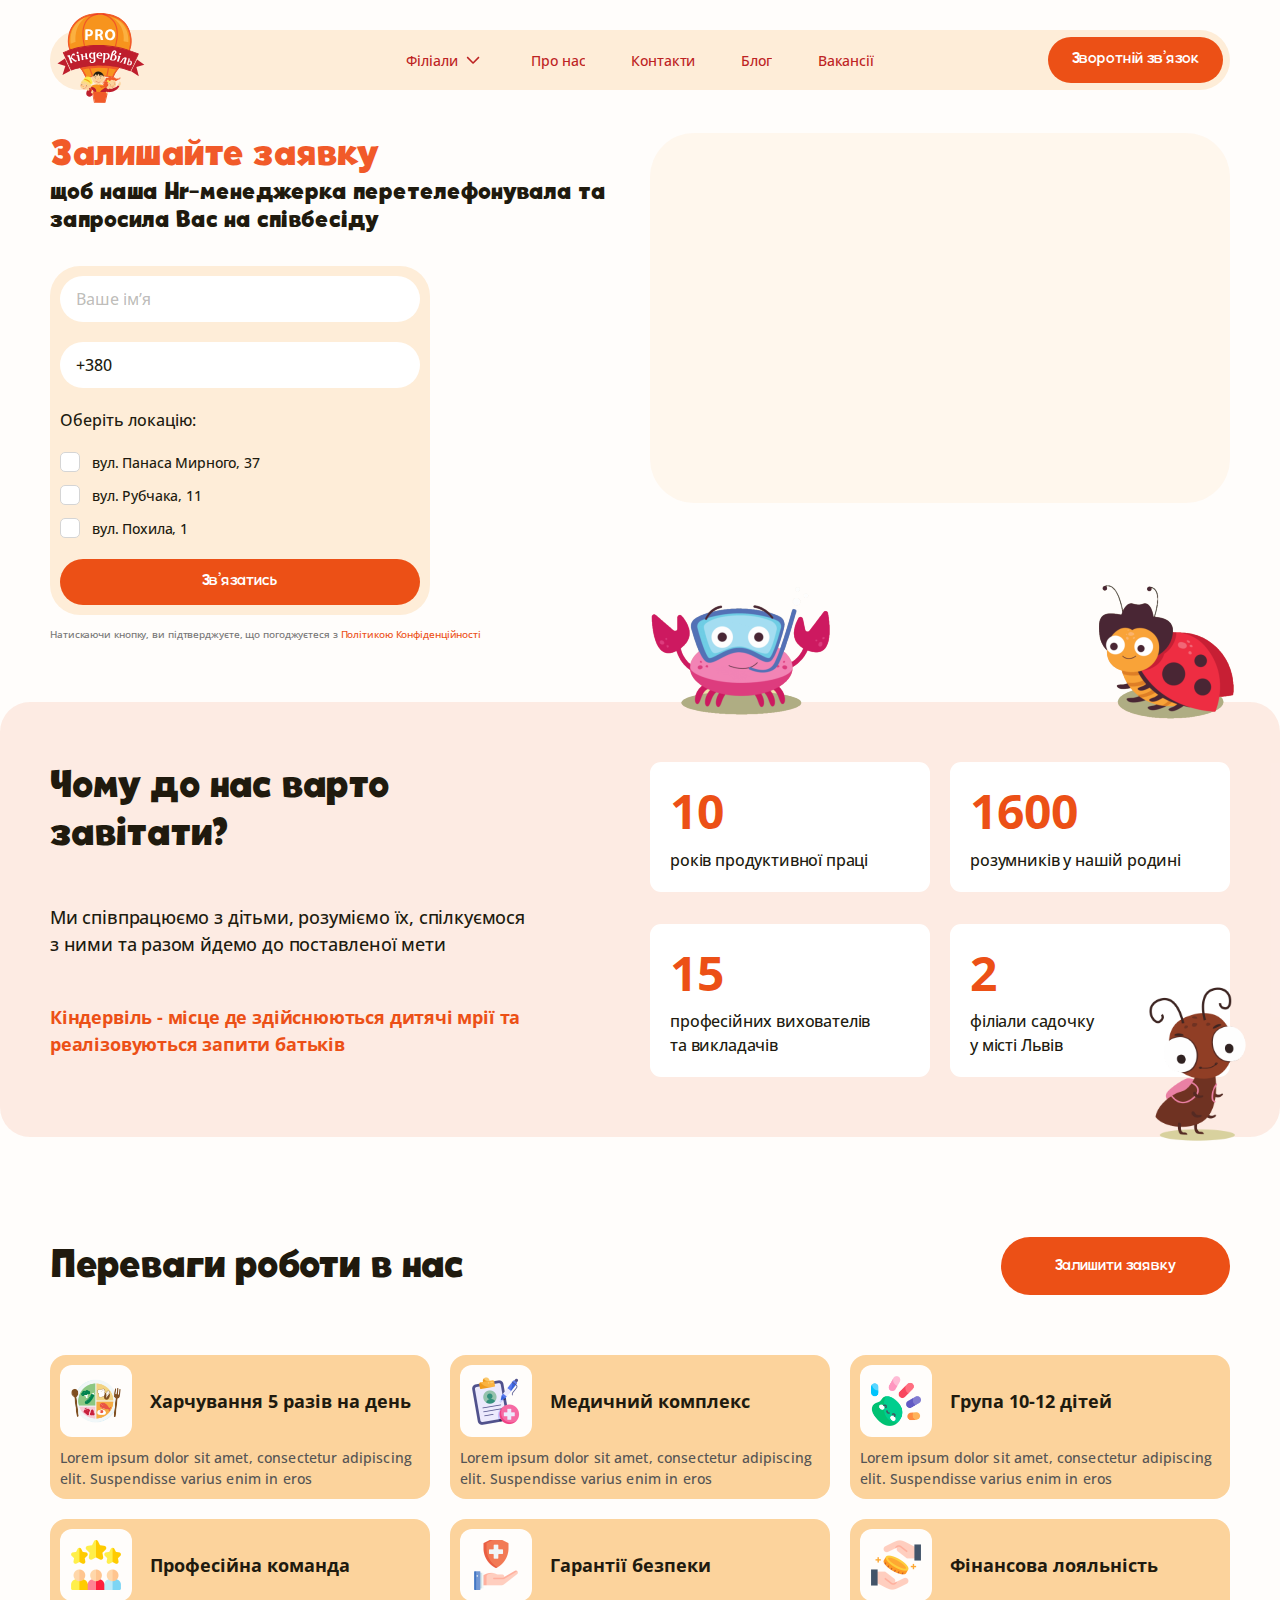
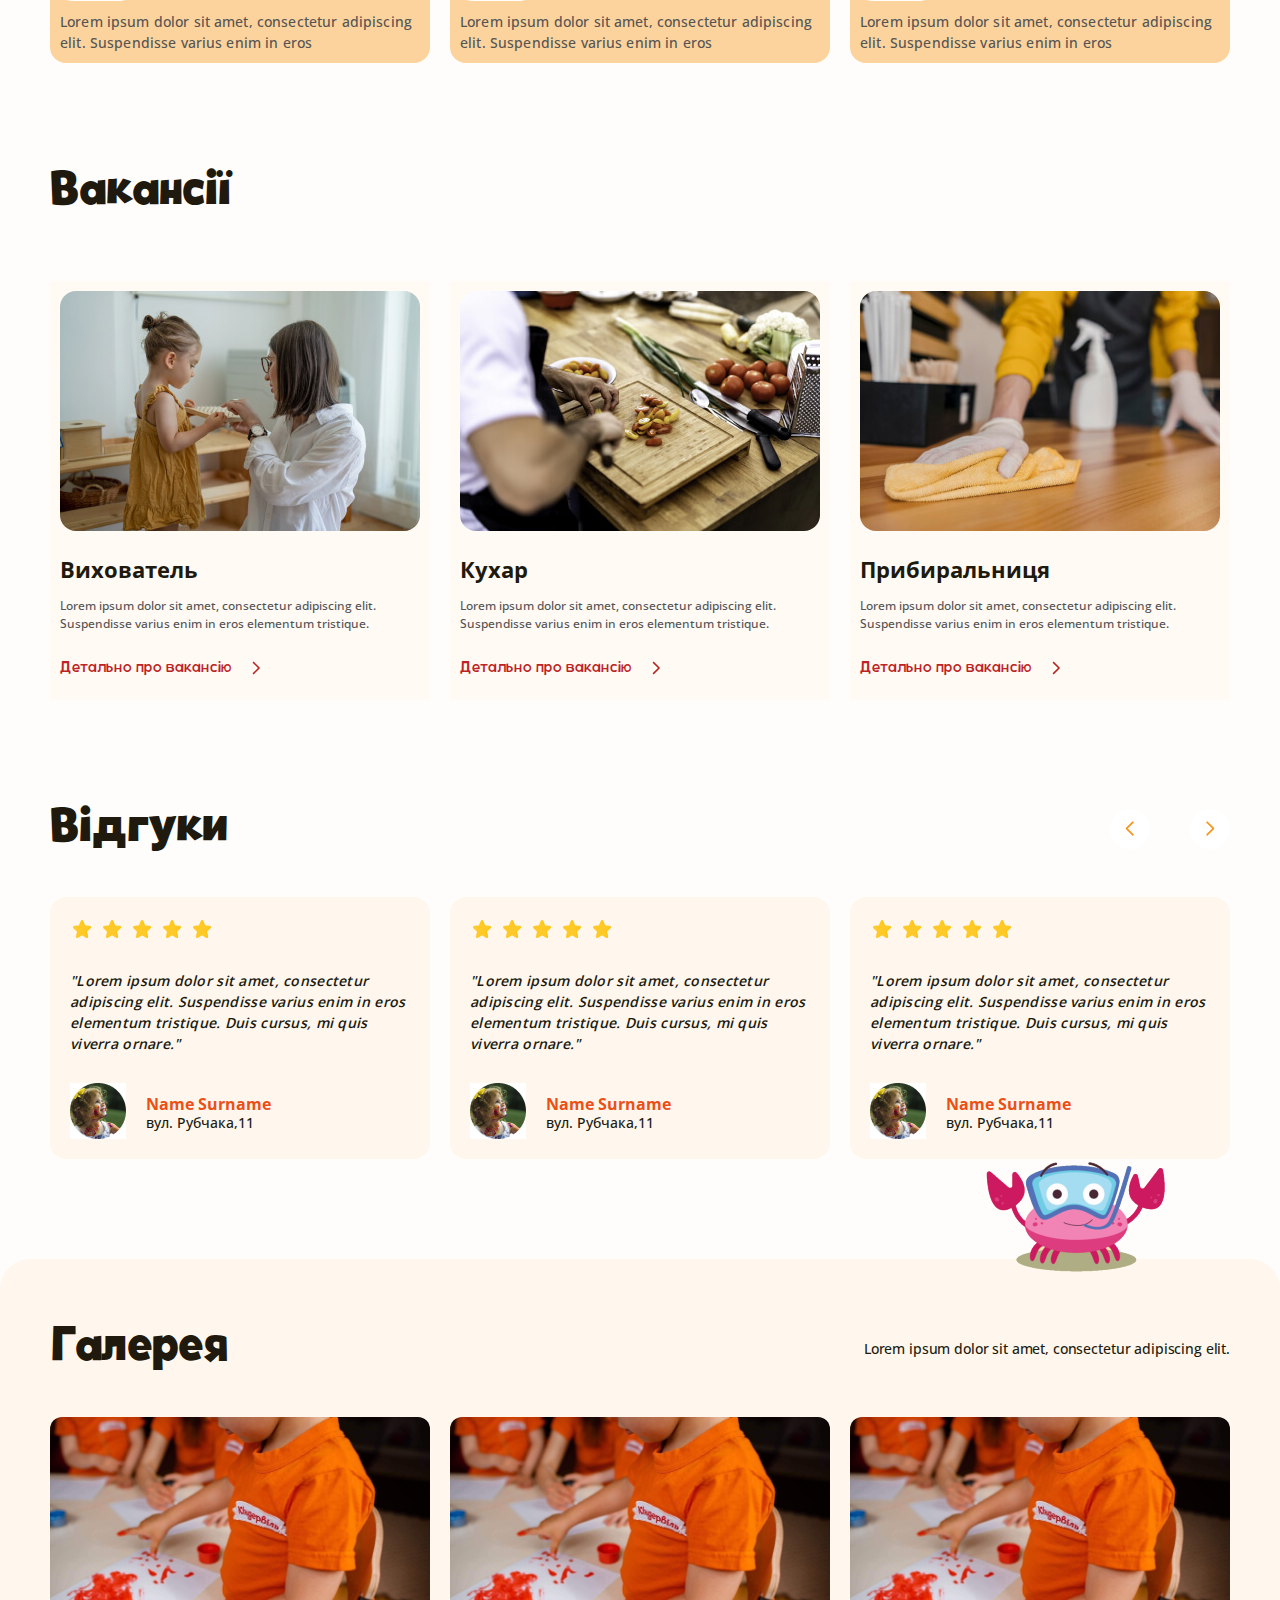
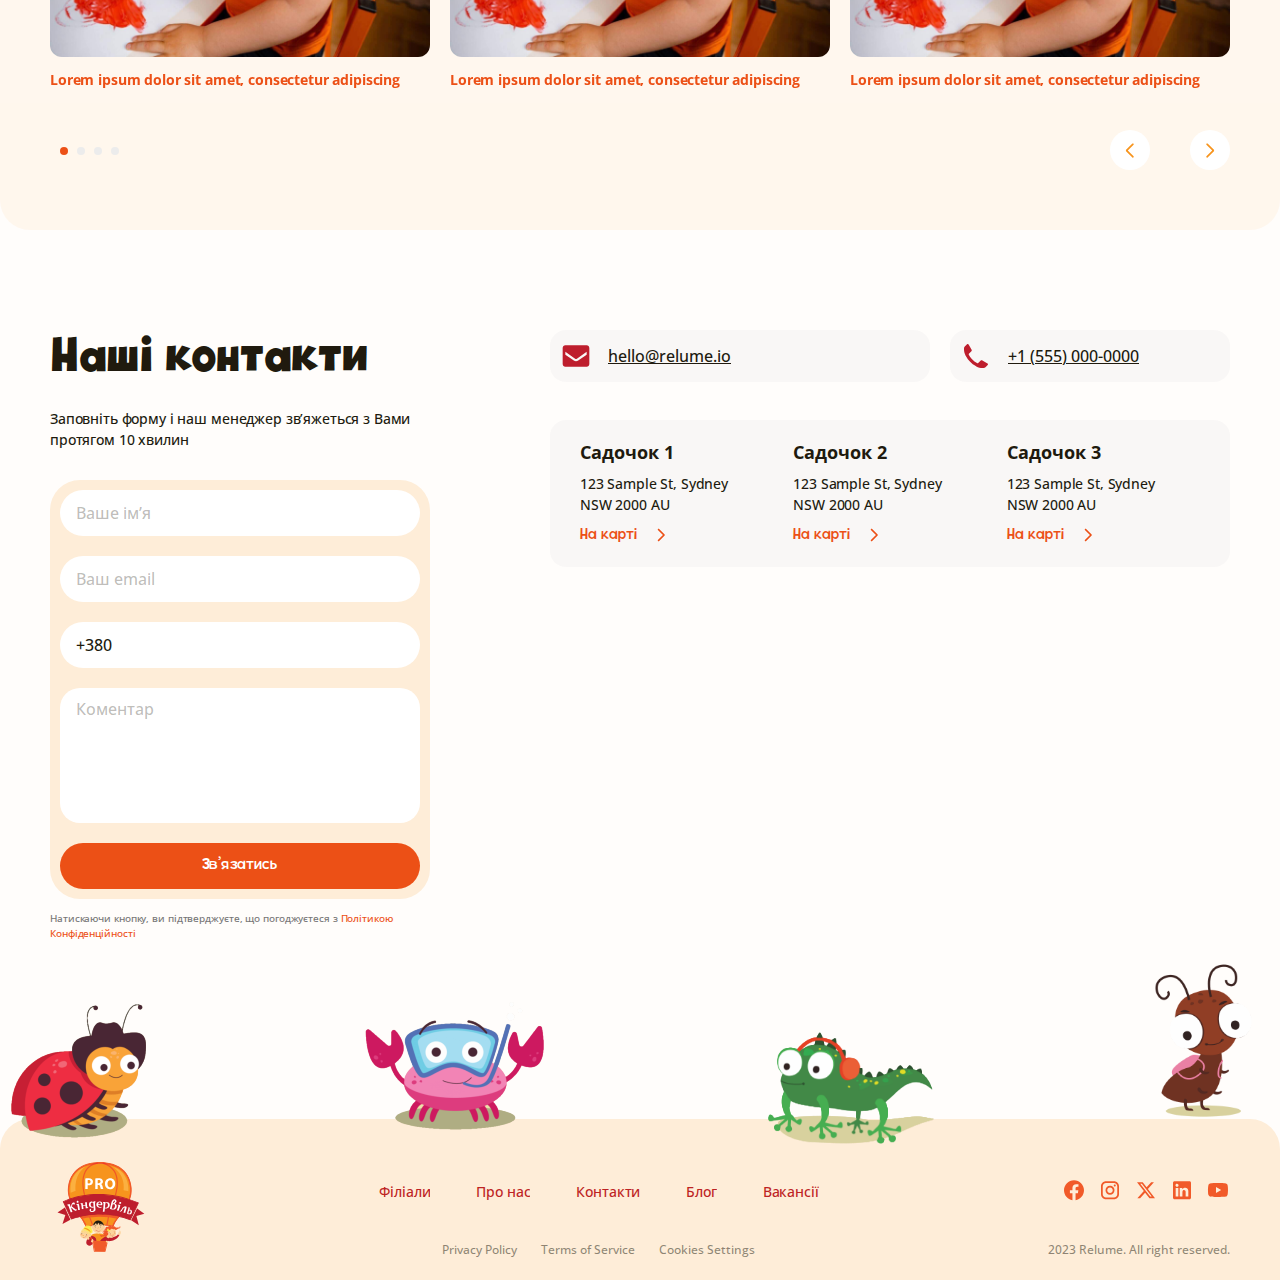
<file: vacancies.html>
<!DOCTYPE html>
<html lang="uk">
<head>
    <meta charset="UTF-8">
    <meta http-equiv="X-UA-Compatible" content="IE=edge">
    <meta name="viewport" content="width=device-width, initial-scale=1.0">
    <link rel="stylesheet" href="css/style.min.css">
    <link rel="stylesheet" href="https://cdn.jsdelivr.net/npm/swiper@11/swiper-bundle.min.css" />
    <link rel="stylesheet" href="https://cdn.jsdelivr.net/npm/@fancyapps/ui@5.0/dist/fancybox/fancybox.css" />
    <title>Вакансії</title>
</head>

<body>
    <svg display="none">
    <symbol id="arrow" viewBox="0 0 14 8">
        <g>
            <path fill-rule="evenodd" clip-rule="evenodd"
                d="M7.3977 7.66292C7.17802 7.88259 6.82192 7.88259 6.60225 7.66292L0.867387 1.92804C0.64772 1.70837 0.64772 1.35227 0.867387 1.13259L1.13256 0.867393C1.35222 0.647718 1.70838 0.647718 1.92805 0.867393L6.99997 5.93934L12.0719 0.867393C12.2916 0.647718 12.6477 0.647718 12.8674 0.867393L13.1326 1.13259C13.3522 1.35227 13.3522 1.70837 13.1326 1.92804L7.3977 7.66292Z" />
        </g>
    </symbol>
    <symbol id="cube" viewBox="0 0 18 20">
        <g>
            <path fill-rule="evenodd" clip-rule="evenodd"
                d="M17.73 5.12L17.59 4.87C17.4094 4.56769 17.1547 4.31643 16.85 4.14L10.14 0.27C9.8362 0.09375 9.4913 0.00062 9.14 0H8.85C8.4987 0.00062 8.1538 0.09375 7.85 0.27L1.14 4.15C0.836969 4.32526 0.58526 4.57697 0.41 4.88L0.27 5.13C0.0937499 5.43384 0.00062 5.77874 0 6.13V13.88C0.00062 14.2313 0.0937499 14.5762 0.27 14.88L0.41 15.13C0.58979 15.4295 0.84049 15.6802 1.14 15.86L7.86 19.73C8.1623 19.9099 8.5082 20.0033 8.86 20H9.14C9.4913 19.9994 9.8362 19.9063 10.14 19.73L16.85 15.85C17.156 15.6787 17.4087 15.426 17.58 15.12L17.73 14.87C17.9041 14.5653 17.9971 14.221 18 13.87V6.12C17.9994 5.76874 17.9063 5.42384 17.73 5.12ZM8.85 2H9.14L15 5.38L9 8.84L3 5.38L8.85 2ZM10 17.5L15.85 14.12L16 13.87V7.11L10 10.58V17.5Z" />
        </g>
    </symbol>
    <symbol id="email" viewBox="0 0 28 22">
        <g>
            <path fill-rule="evenodd" clip-rule="evenodd"
                d="M3.33329 0.333984H24.6666C26.1394 0.333984 27.3333 1.52789 27.3333 3.00065V19.0007C27.3333 20.4735 26.1394 21.6673 24.6666 21.6673H3.33329C1.86053 21.6673 0.666626 20.4735 0.666626 19.0007V3.00065C0.666626 1.52789 1.86053 0.333984 3.33329 0.333984ZM16.2 15.6007L24.6666 9.66732V6.86732L14.8666 13.734C14.3454 14.0957 13.6545 14.0957 13.1333 13.734L3.33329 6.86732V9.66732L11.8 15.6007C13.1213 16.5243 14.8786 16.5243 16.2 15.6007Z" />
        </g>
    </symbol>
    <symbol id="email-share" viewBox="0 0 25 25">
        <g>
            <path fill-rule="evenodd" clip-rule="evenodd"
                d="M11.5616 0.0235252C9.70842 0.200957 8.33006 0.592802 6.76956 1.38582C4.921 2.32516 3.26221 3.81056 2.0527 5.60955C1.54059 6.37126 0.914783 7.65715 0.614301 8.56513C0.371764 9.29801 0.179103 10.1321 0.0613556 10.9589C-0.0204518 11.5334 -0.0204518 13.462 0.0613556 14.0366C0.266241 15.4755 0.646917 16.736 1.24167 17.9448C1.91456 19.3124 2.57367 20.2311 3.66181 21.3183C4.73807 22.3935 5.67203 23.0649 6.98961 23.7106C7.90895 24.1612 8.50253 24.3805 9.43454 24.6141C11.8802 25.2269 14.333 25.1094 16.7223 24.2649C17.4466 24.009 18.711 23.3759 19.361 22.9438C21.1457 21.7573 22.6206 20.1191 23.5971 18.2385C24.4807 16.537 24.9228 14.8488 24.9918 12.913C25.066 10.8295 24.6372 8.84656 23.7093 6.98265C23.1 5.75875 22.4218 4.79953 21.4694 3.81501C20.4134 2.72316 19.3775 1.96985 17.9918 1.28582C16.5434 0.570868 15.1938 0.189233 13.5909 0.0412586C13.0927 -0.00471148 11.9602 -0.0146285 11.5616 0.0235252ZM19.7208 7.00029C20.0175 7.16448 20.2626 7.4275 20.4243 7.75535L20.5345 7.9789V12.4977V17.0166L20.4243 17.2401C20.2626 17.568 20.0175 17.831 19.7208 17.9952L19.4588 18.1402H12.4907H5.52265L5.2606 17.9952C4.96388 17.831 4.71885 17.568 4.55714 17.2401L4.44688 17.0166V12.4977V7.9789L4.58409 7.69975C4.74927 7.3637 5.07386 7.06487 5.41786 6.93223C5.66489 6.83697 5.79105 6.83541 12.564 6.84528L19.4588 6.85529L19.7208 7.00029ZM7.06471 8.16903C7.21914 8.31573 12.3998 12.4058 12.4608 12.4291C12.511 12.4484 17.585 8.48701 17.9167 8.16957C17.9782 8.11075 17.2095 8.10103 12.4907 8.10103C7.7914 8.10103 7.00349 8.1109 7.06471 8.16903ZM5.74269 12.7553C5.74269 16.5465 5.7469 16.7366 5.83213 16.8136C5.91437 16.888 6.44722 16.8945 12.4992 16.8945C18.818 16.8945 19.08 16.8909 19.1581 16.8048C19.2326 16.7226 19.2383 16.3879 19.2268 12.7557L19.2143 8.7963L18.1874 9.61355C14.0948 12.8706 12.7566 13.9128 12.6317 13.9401C12.5542 13.9572 12.429 13.9576 12.3537 13.941C12.2784 13.9245 11.4257 13.284 10.4589 12.5176C9.06105 11.4096 6.51226 9.38858 5.85491 8.86689L5.74269 8.77788V12.7553Z" />
        </g>
    </symbol>
    <symbol id="phone" viewBox="0 0 24 24">
        <g>
            <path
                d="M18.6667 24.0004C16.4617 23.9984 14.2911 23.4534 12.3467 22.4137L11.7467 22.0804C7.601 19.8514 4.20225 16.4526 1.97333 12.307L1.64 11.707C0.573094 9.75158 0.00950749 7.56129 8.29008e-07 5.33369V4.44036C-0.000559171 3.72964 0.282614 3.04809 0.786667 2.54702L3.04 0.29369C3.25884 0.0731566 3.56775 -0.0331367 3.87595 0.00603667C4.18415 0.04521 4.45664 0.225423 4.61333 0.49369L7.61333 5.64036C7.91671 6.16421 7.82911 6.8267 7.4 7.25369L4.88 9.77372C4.67072 9.98065 4.62196 10.3004 4.76 10.5604L5.22667 11.4404C6.90272 14.5449 9.4524 17.09 12.56 18.7604L13.44 19.2404C13.7 19.3784 14.0197 19.3296 14.2267 19.1204L16.7467 16.6004C17.1736 16.1713 17.8361 16.0837 18.36 16.387L23.5067 19.387C23.7749 19.5437 23.9552 19.8162 23.9943 20.1244C24.0335 20.4326 23.9272 20.7416 23.7067 20.9604L21.4533 23.2137C20.9523 23.7177 20.2707 24.0009 19.56 24.0004H18.6667Z" />
        </g>
    </symbol>
    <symbol id="facebook" viewBox="0 0 24 24">
        <g>
            <path
                d="M22 12.3038C22 6.74719 17.5229 2.24268 12 2.24268C6.47715 2.24268 2 6.74719 2 12.3038C2 17.3255 5.65684 21.4879 10.4375 22.2427V15.2121H7.89844V12.3038H10.4375V10.0872C10.4375 7.56564 11.9305 6.1728 14.2146 6.1728C15.3088 6.1728 16.4531 6.36931 16.4531 6.36931V8.84529H15.1922C13.95 8.84529 13.5625 9.6209 13.5625 10.4166V12.3038H16.3359L15.8926 15.2121H13.5625V22.2427C18.3432 21.4879 22 17.3257 22 12.3038Z" />
        </g>
    </symbol>
    <symbol id="facebook-share" viewBox="0 0 25 25">
        <g>
            <path fill-rule="evenodd" clip-rule="evenodd"
                d="M11.3127 0.0303495C7.39826 0.437299 3.97328 2.56357 1.88923 5.88066C-0.527047 9.7266 -0.633892 14.7383 1.61671 18.6651C2.80131 20.7319 4.5389 22.4313 6.5898 23.5288C8.33484 24.4626 10.2612 24.9776 12.0701 24.994L12.7303 25L12.7427 20.1449L12.7552 15.2898H11.4102H10.0652V13.7252V12.1606L11.3978 12.1476L12.7303 12.1345L12.758 10.4958C12.7831 9.00834 12.7956 8.82088 12.8935 8.46569C13.2658 7.11413 14.1643 6.21497 15.5176 5.83942C15.8695 5.74173 16.024 5.73068 17.0579 5.72926C17.6899 5.72838 18.4216 5.74594 18.6838 5.76825L19.1606 5.8088V7.21896V8.62912L17.9992 8.64546C16.8445 8.66165 16.8364 8.66253 16.5854 8.79471C16.0466 9.07853 15.9821 9.3059 15.9821 10.9194V12.159H17.5224C18.3696 12.159 19.0627 12.1755 19.0626 12.1957C19.0625 12.2158 18.9745 12.9024 18.867 13.7213C18.7595 14.5402 18.6716 15.2281 18.6716 15.25C18.6716 15.2719 18.0664 15.2898 17.3268 15.2898H15.9821V19.9125C15.9821 22.455 15.9907 24.5353 16.0011 24.5353C16.0944 24.5353 17.2583 24.095 17.6989 23.893C19.1696 23.2189 20.3116 22.4071 21.4841 21.2024C22.5043 20.1543 23.1376 19.2482 23.7873 17.9069C24.3648 16.7144 24.7588 15.3847 24.9396 14.0179C25.0201 13.4095 25.0201 11.5267 24.9397 10.9605C24.5286 8.06798 23.3346 5.6345 21.3546 3.65371C19.4151 1.71343 16.9975 0.503436 14.2462 0.0958998C13.6463 0.00701559 11.9102 -0.0317275 11.3127 0.0303495Z" />
        </g>
    </symbol>
    <symbol id="instagram" viewBox="0 0 24 24">
        <g>
            <path fill-rule="evenodd" clip-rule="evenodd"
                d="M16 3.24268H8C5.23858 3.24268 3 5.48126 3 8.24268V16.2427C3 19.0041 5.23858 21.2427 8 21.2427H16C18.7614 21.2427 21 19.0041 21 16.2427V8.24268C21 5.48126 18.7614 3.24268 16 3.24268ZM19.25 16.2427C19.2445 18.0353 17.7926 19.4872 16 19.4927H8C6.20735 19.4872 4.75549 18.0353 4.75 16.2427V8.24268C4.75549 6.45003 6.20735 4.99817 8 4.99268H16C17.7926 4.99817 19.2445 6.45003 19.25 8.24268V16.2427ZM16.75 8.49268C17.3023 8.49268 17.75 8.04496 17.75 7.49268C17.75 6.9404 17.3023 6.49268 16.75 6.49268C16.1977 6.49268 15.75 6.9404 15.75 7.49268C15.75 8.04496 16.1977 8.49268 16.75 8.49268ZM12 7.74268C9.51472 7.74268 7.5 9.7574 7.5 12.2427C7.5 14.728 9.51472 16.7427 12 16.7427C14.4853 16.7427 16.5 14.728 16.5 12.2427C16.5027 11.0484 16.0294 9.90225 15.1849 9.05776C14.3404 8.21327 13.1943 7.74002 12 7.74268ZM9.25 12.2427C9.25 13.7615 10.4812 14.9927 12 14.9927C13.5188 14.9927 14.75 13.7615 14.75 12.2427C14.75 10.7239 13.5188 9.49268 12 9.49268C10.4812 9.49268 9.25 10.7239 9.25 12.2427Z" />
        </g>
    </symbol>
    <symbol id="instagram-share" viewBox="0 0 25 25">
        <g>
            <path fill-rule="evenodd" clip-rule="evenodd"
                d="M11.3133 0.0303533C7.40168 0.437109 3.97352 2.5659 1.891 5.8814C-1.06167 10.5823 -0.510591 16.7909 3.22242 20.8808C5.28836 23.1443 7.87208 24.4974 10.9705 24.9388C11.549 25.0212 13.4713 25.0202 14.0752 24.9371C16.905 24.548 19.4394 23.293 21.3668 21.3261C21.9994 20.6806 22.1342 20.5263 22.5538 19.9667C23.8041 18.299 24.6228 16.266 24.9387 14.0441C25.0205 13.4685 25.0205 11.5372 24.9386 10.9619C24.7279 9.4807 24.3447 8.2187 23.7301 6.98097C23.0788 5.6696 22.4104 4.73471 21.3701 3.67986C19.4404 1.72303 17.0241 0.507462 14.2464 0.0959118C13.6466 0.00701647 11.9107 -0.0317315 11.3133 0.0303533ZM15.4603 5.36016C16.8657 5.45121 17.6875 5.75923 18.4391 6.47661C19.2028 7.20553 19.5551 8.10089 19.649 9.55149C19.7109 10.5073 19.7108 14.4734 19.6489 15.4444C19.5555 16.9089 19.1957 17.8144 18.4128 18.5554C17.6839 19.2451 16.8413 19.5563 15.4603 19.6458C14.5221 19.7066 10.4992 19.7066 9.56101 19.6458C8.15561 19.5548 7.33381 19.2468 6.58218 18.5294C5.81851 17.8005 5.46618 16.9051 5.37231 15.4545C5.3109 14.5058 5.31124 10.4261 5.37285 9.52356C5.47059 8.09091 5.82413 7.20015 6.58218 6.47661C7.3033 5.78834 8.17018 5.44896 9.4242 5.36388C10.2507 5.30781 14.6111 5.30512 15.4603 5.36016ZM10.726 6.63757C9.25723 6.66404 9.02015 6.6793 8.68992 6.76878C7.64986 7.05064 7.05942 7.64174 6.78093 8.67986C6.69233 9.01015 6.67703 9.25521 6.6498 10.7784C6.63288 11.727 6.63288 13.2791 6.6498 14.2276C6.67703 15.7508 6.69233 15.9958 6.78093 16.3261C7.05952 17.3646 7.65206 17.9576 8.68992 18.2363C9.02 18.325 9.26491 18.3403 10.7872 18.3675C11.7351 18.3845 13.2862 18.3845 14.2341 18.3675C15.7689 18.3401 15.9995 18.3255 16.3397 18.2342C17.3523 17.9625 17.9654 17.3491 18.2387 16.3344C18.3308 15.9929 18.3449 15.7685 18.372 14.2276C18.3887 13.2791 18.3887 11.7269 18.372 10.7784C18.3452 9.24983 18.3303 9.01132 18.2409 8.67986C17.9603 7.63944 17.3657 7.04501 16.3314 6.77103C15.9501 6.6701 15.8492 6.66536 13.0974 6.61947C12.7074 6.61296 11.6403 6.62108 10.726 6.63757ZM16.6512 7.85833C16.8385 7.92912 17.0557 8.14023 17.1371 8.33064C17.3733 8.88314 16.9516 9.51862 16.3488 9.51862C15.8881 9.51862 15.4931 9.12566 15.4931 8.66719C15.4931 8.07477 16.1009 7.65025 16.6512 7.85833ZM13.6968 9.0145C14.2881 9.22204 14.6164 9.42874 15.0805 9.88555C15.5303 10.3284 15.8115 10.7698 16.0154 11.3533C16.1424 11.7169 16.1522 11.7985 16.1522 12.503C16.1522 13.2075 16.1424 13.2891 16.0154 13.6527C15.8183 14.2167 15.5297 14.6762 15.1061 15.1C14.6824 15.5239 14.2233 15.8128 13.6596 16.01C13.2963 16.1371 13.2147 16.1468 12.5106 16.1468C11.8066 16.1468 11.725 16.1371 11.3617 16.01C10.7785 15.806 10.3374 15.5246 9.89485 15.0745C9.44058 14.6124 9.2343 14.2855 9.02137 13.6899C8.8742 13.2784 8.86814 13.2311 8.8697 12.503C8.87117 11.8117 8.88295 11.71 9.00294 11.3533C9.25777 10.5952 9.80156 9.88134 10.4555 9.44631C11.1721 8.96959 11.6839 8.82756 12.6084 8.84894C13.1974 8.86254 13.3147 8.8804 13.6968 9.0145ZM11.934 10.1819C10.6485 10.5281 9.86566 11.8186 10.1886 13.0592C10.4224 13.9575 11.0584 14.5929 11.9583 14.8274C13.6387 15.2654 15.2713 13.6318 14.8336 11.9503C14.4929 10.6415 13.1863 9.8446 11.934 10.1819Z" />
        </g>
    </symbol>
    <symbol id="linkedin" viewBox="0 0 24 24">
        <g>
            <path fill-rule="evenodd" clip-rule="evenodd"
                d="M4.5 3.24268C3.67157 3.24268 3 3.91425 3 4.74268V19.7427C3 20.5711 3.67157 21.2427 4.5 21.2427H19.5C20.3284 21.2427 21 20.5711 21 19.7427V4.74268C21 3.91425 20.3284 3.24268 19.5 3.24268H4.5ZM8.52076 7.2454C8.52639 8.20165 7.81061 8.79087 6.96123 8.78665C6.16107 8.78243 5.46357 8.1454 5.46779 7.24681C5.47201 6.40165 6.13998 5.72243 7.00764 5.74212C7.88795 5.76181 8.52639 6.40728 8.52076 7.2454ZM12.2797 10.0044H9.75971H9.7583V18.5643H12.4217V18.3646C12.4217 17.9847 12.4214 17.6047 12.4211 17.2246C12.4203 16.2108 12.4194 15.1959 12.4246 14.1824C12.426 13.9363 12.4372 13.6804 12.5005 13.4455C12.7381 12.568 13.5271 12.0013 14.4074 12.1406C14.9727 12.2291 15.3467 12.5568 15.5042 13.0898C15.6013 13.423 15.6449 13.7816 15.6491 14.129C15.6605 15.1766 15.6589 16.2242 15.6573 17.2719C15.6567 17.6417 15.6561 18.0117 15.6561 18.3815V18.5629H18.328V18.3576C18.328 17.9056 18.3278 17.4537 18.3275 17.0018C18.327 15.8723 18.3264 14.7428 18.3294 13.6129C18.3308 13.1024 18.276 12.599 18.1508 12.1054C17.9638 11.3713 17.5771 10.7638 16.9485 10.3251C16.5027 10.0129 16.0133 9.81178 15.4663 9.78928C15.404 9.78669 15.3412 9.7833 15.2781 9.77989C14.9984 9.76477 14.7141 9.74941 14.4467 9.80334C13.6817 9.95662 13.0096 10.3068 12.5019 10.9241C12.4429 10.9949 12.3852 11.0668 12.2991 11.1741L12.2797 11.1984V10.0044ZM5.68164 18.5671H8.33242V10.01H5.68164V18.5671Z" />
        </g>
    </symbol>
    <symbol id="linkedin-share" viewBox="0 0 25 25">
        <g>
            <path fill-rule="evenodd" clip-rule="evenodd"
                d="M11.3133 0.0303533C7.40168 0.437109 3.97352 2.5659 1.891 5.8814C-1.06167 10.5823 -0.510591 16.7909 3.22242 20.8808C5.28836 23.1443 7.87208 24.4974 10.9705 24.9388C11.549 25.0212 13.4713 25.0202 14.0752 24.9371C16.905 24.548 19.4394 23.293 21.3668 21.3261C21.9994 20.6806 22.1342 20.5263 22.5538 19.9667C23.8041 18.299 24.6228 16.266 24.9387 14.0441C25.0205 13.4685 25.0205 11.5372 24.9386 10.9619C24.7279 9.4807 24.3447 8.2187 23.7301 6.98097C23.0788 5.6696 22.4104 4.73471 21.3701 3.67986C19.4404 1.72303 17.0241 0.507462 14.2464 0.0959118C13.6466 0.00701647 11.9107 -0.0317315 11.3133 0.0303533ZM8.08579 5.43824C8.4322 5.55982 8.84731 5.98355 8.96827 6.33903C9.25102 7.17011 8.86574 8.04825 8.09117 8.33822C7.17843 8.67996 6.24677 8.39615 5.83406 7.65064C5.70156 7.41121 5.69002 7.35132 5.69002 6.90117C5.69002 6.49055 5.70733 6.37959 5.79768 6.21056C6.02758 5.78061 6.36582 5.50825 6.83554 5.37488C7.12357 5.29313 7.76496 5.32562 8.08579 5.43824ZM17.3755 9.64328C17.8712 9.77796 18.4167 10.0935 18.769 10.4494C19.1459 10.83 19.3711 11.1945 19.5605 11.7299C19.8322 12.4983 19.8447 12.6822 19.8447 15.9341V18.9121H18.329H16.8133L16.8124 16.2335C16.8117 14.1192 16.7971 13.4864 16.7427 13.2298C16.6166 12.6346 16.3783 12.2911 15.9432 12.0776C15.5555 11.8875 15.009 11.8838 14.6131 12.0686C14.2606 12.2332 13.9671 12.535 13.7701 12.9352L13.6107 13.2591L13.595 16.0856L13.5793 18.9121H12.0671H10.5549V14.3132V9.71431H12.0706H13.5863L13.5879 10.3626L13.5894 11.0108L13.7133 10.864C13.7814 10.7833 13.9232 10.6148 14.0283 10.4894C14.3828 10.067 15.0894 9.68056 15.7141 9.56749C16.06 9.50492 17.0288 9.5491 17.3755 9.64328ZM8.88056 14.3254L8.89302 18.9121H7.35264H5.81225V14.3458C5.81225 11.8343 5.82721 9.76456 5.84555 9.74621C5.86383 9.72791 6.55142 9.71877 7.37347 9.72586L8.86809 9.73878L8.88056 14.3254Z" />
        </g>
    </symbol>
    <symbol id="x" viewBox="0 0 24 24">
        <g>
            <path
                d="M17.1761 4.24268H19.9362L13.9061 11.0201L21 20.2427H15.4456L11.0951 14.6493L6.11723 20.2427H3.35544L9.80517 12.9935L3 4.24268H8.69545L12.6279 9.3553L17.1761 4.24268ZM16.2073 18.6181H17.7368L7.86441 5.78196H6.2232L16.2073 18.6181Z" />
        </g>
    </symbol>
    <symbol id="x-share" viewBox="0 0 25 25">
        <g>
            <path fill-rule="evenodd" clip-rule="evenodd"
                d="M11.5716 0.0235252C9.75873 0.197244 8.38071 0.582885 6.87473 1.33805C5.67829 1.93795 4.70515 2.64998 3.67767 3.6772C2.57885 4.77584 1.88946 5.74058 1.23221 7.09955C0.461798 8.69239 0.0724637 10.2774 0.00820982 12.0825C-0.0659631 14.166 0.362559 16.1489 1.28972 18.0128C1.94286 19.3258 2.61394 20.2547 3.67767 21.3183C4.75313 22.3935 5.6864 23.0649 7.00299 23.7106C7.92165 24.1612 8.51479 24.3805 9.44611 24.6141C11.8899 25.2269 14.3409 25.1094 16.7285 24.2649C17.4522 24.009 18.7156 23.3759 19.3652 22.9438C21.1485 21.7573 22.6224 20.1191 23.5982 18.2385C24.4811 16.537 24.9228 14.8488 24.9918 12.913C25.066 10.8295 24.6374 8.84656 23.7103 6.98265C23.1015 5.75875 22.4237 4.79953 21.472 3.81501C20.4168 2.72316 19.3817 1.96985 17.997 1.28582C16.5497 0.570868 15.2011 0.189233 13.5994 0.0412586C13.1016 -0.00471148 11.9699 -0.0146285 11.5716 0.0235252ZM16.1074 6.95695C16.4799 7.08182 16.8559 7.2977 17.1488 7.55481L17.3199 7.70498L17.6584 7.61714C18.0656 7.51153 18.6046 7.30117 18.8887 7.13697C19.0038 7.07054 19.0964 7.04147 19.0964 7.07185C19.0964 7.17777 18.8096 7.69335 18.611 7.94455C18.5007 8.08407 18.3002 8.28056 18.1654 8.38115C18.0307 8.48173 17.9418 8.57118 17.9681 8.57993C18.0445 8.60538 19.0011 8.36214 19.2576 8.25203L19.4919 8.15135L19.4041 8.30293C19.2815 8.51461 18.51 9.32415 18.2771 9.48546L18.0842 9.61912L18.0554 10.3623C18.0082 11.5788 17.7407 12.5946 17.1649 13.7435C15.9947 16.0781 13.9031 17.6479 11.4093 18.063C9.56162 18.3706 7.88466 18.1332 6.27006 17.3354C5.38912 16.9002 5.38858 16.9199 6.28193 16.9126C6.93546 16.9073 7.12266 16.8877 7.5202 16.7831C8.30815 16.5758 9.03596 16.2435 9.56054 15.8514L9.72389 15.7293L9.48725 15.6988C9.13676 15.6535 8.65097 15.4909 8.34671 15.3171C7.98293 15.1092 7.47627 14.5892 7.28947 14.232C7.01814 13.7131 6.99869 13.7435 7.60214 13.7435C8.31504 13.7435 8.41628 13.6966 8.00398 13.5574C7.82969 13.4985 7.57712 13.3864 7.44275 13.3081C7.10013 13.1086 6.59279 12.5774 6.40321 12.2197C6.23087 11.8945 6.05018 11.2675 6.05018 10.9947C6.05018 10.8525 6.06352 10.8322 6.13569 10.864C6.37775 10.9706 6.8826 11.1217 7.07902 11.1463L7.30164 11.1743L6.93156 10.7979C6.34086 10.1972 6.08101 9.56391 6.08555 8.73611C6.08805 8.27997 6.14336 8.01954 6.3243 7.61211L6.44381 7.34303L7.06544 7.95589C8.23266 9.10656 9.63041 9.86387 11.1563 10.1724C11.5437 10.2507 12.342 10.3434 12.3719 10.3135C12.3804 10.3049 12.3682 10.1828 12.3446 10.0422C12.2562 9.51438 12.4179 8.73401 12.7235 8.21251C13.1269 7.52442 13.9587 6.95368 14.7351 6.83233C15.1419 6.76868 15.696 6.81899 16.1074 6.95695Z" />
        </g>
    </symbol>
    <symbol id="youtube" viewBox="0 0 24 24">
        <g>
            <path
                d="M21.593 7.20301C21.4791 6.78041 21.2565 6.39501 20.9473 6.08518C20.6382 5.77534 20.2533 5.55187 19.831 5.43701C18.265 5.00701 12 5.00001 12 5.00001C12 5.00001 5.73596 4.99301 4.16896 5.40401C3.74689 5.52415 3.36279 5.75078 3.05353 6.06214C2.74427 6.3735 2.52025 6.75913 2.40296 7.18201C1.98996 8.74801 1.98596 11.996 1.98596 11.996C1.98596 11.996 1.98196 15.26 2.39196 16.81C2.62196 17.667 3.29696 18.344 4.15496 18.575C5.73696 19.005 11.985 19.012 11.985 19.012C11.985 19.012 18.25 19.019 19.816 18.609C20.2385 18.4943 20.6237 18.2714 20.9336 17.9622C21.2435 17.653 21.4673 17.2682 21.583 16.846C21.997 15.281 22 12.034 22 12.034C22 12.034 22.02 8.76901 21.593 7.20301ZM9.99596 15.005L10.001 9.00501L15.208 12.01L9.99596 15.005Z" />
        </g>
    </symbol>
    <symbol id="point" viewBox="0 0 16 20">
        <g>
            <path
                d="M7.99996 0C3.58896 0 -4.06257e-05 3.589 -4.06257e-05 7.995C-0.0290406 14.44 7.69596 19.784 7.99996 20C7.99996 20 16.029 14.44 16 8C16 3.589 12.411 0 7.99996 0ZM7.99996 12C5.78996 12 3.99996 10.21 3.99996 8C3.99996 5.79 5.78996 4 7.99996 4C10.21 4 12 5.79 12 8C12 10.21 10.21 12 7.99996 12Z" />
        </g>
    </symbol>
    <symbol id="copy" viewBox="0 0 16 20">
        <g>
            <path fill-rule="evenodd" clip-rule="evenodd"
                d="M14.4076 0.0422409C13.8195 0.154561 13.3082 0.354287 12.8615 0.646208C12.6749 0.768182 12.1369 1.27761 11.0102 2.39948C9.53891 3.86432 9.41781 3.99446 9.36662 4.16645C9.2542 4.54381 9.41335 4.91579 9.76143 5.08926C9.87903 5.14789 10.0194 5.18721 10.1091 5.18673C10.429 5.18498 10.5143 5.11414 12.1158 3.51968C13.6056 2.03638 13.6445 2.00103 13.9534 1.85099C14.4109 1.62868 14.6691 1.57317 15.1409 1.59564C15.389 1.60745 15.619 1.6425 15.7725 1.69188C16.4776 1.91886 17.0794 2.52606 17.305 3.23819C17.3719 3.44931 17.3873 3.58521 17.3871 3.96224C17.3867 4.47687 17.3487 4.63627 17.1168 5.09472C16.9959 5.33377 16.7661 5.57423 14.2536 8.08942L11.5218 10.8242L11.1691 10.9918C10.7524 11.1898 10.5363 11.2398 10.0985 11.2398C9.53512 11.2398 9.02753 11.0514 8.56849 10.6717C8.4347 10.5611 8.28475 10.4489 8.23527 10.4224C7.85616 10.2195 7.37444 10.3774 7.17954 10.7686C7.07774 10.973 7.06316 11.1374 7.12623 11.3698C7.20541 11.6616 7.91641 12.2354 8.52836 12.5013C9.81841 13.0619 11.3519 12.889 12.4663 12.0571C12.8312 11.7847 18.1417 6.44312 18.3175 6.17151C18.6469 5.66293 18.843 5.16304 18.9469 4.56709C19.1897 3.1744 18.5851 1.6725 17.4308 0.801006C17.0394 0.505483 16.482 0.236249 16.0138 0.116576C15.5492 -0.00220446 14.8175 -0.0360676 14.4076 0.0422409ZM7.79958 6.65165C7.14271 6.77678 6.56046 7.02459 6.08646 7.38082C5.69143 7.67771 0.86611 12.5299 0.6796 12.8179C0.109972 13.6973 -0.107537 14.6724 0.0496825 15.642C0.126566 16.116 0.232777 16.4383 0.449469 16.8551C1.13407 18.1717 2.49291 18.9992 3.97152 19C4.75621 19.0004 5.66567 18.6967 6.30371 18.2211C6.43762 18.1213 7.13425 17.4495 7.85174 16.7283C9.14046 15.4329 9.15679 15.4146 9.19789 15.2183C9.24756 14.9812 9.2062 14.7812 9.06458 14.5735C8.94804 14.4027 8.65046 14.2471 8.44253 14.2482C8.12835 14.25 8.02477 14.3337 6.65858 15.6906C5.27219 17.0675 5.20407 17.1222 4.63533 17.3151C4.32575 17.4201 3.59319 17.4135 3.24319 17.3026C2.53119 17.077 1.9241 16.4751 1.69716 15.7698C1.64779 15.6163 1.61274 15.3863 1.60094 15.1381C1.57852 14.6669 1.63376 14.4091 1.8555 13.9504L2.00808 13.6348L4.51895 11.1234L7.02982 8.61211L7.34537 8.45969C7.75355 8.26252 8.02826 8.19513 8.42382 8.19513C9.01502 8.19513 9.51552 8.37867 9.98528 8.76768C10.3007 9.0289 10.4419 9.09696 10.6671 9.09644C10.9967 9.0957 11.2567 8.92657 11.3964 8.62213C11.4754 8.44977 11.4837 8.28101 11.423 8.07846C11.2874 7.6258 10.2812 6.95066 9.40574 6.72502C8.944 6.60597 8.21414 6.57263 7.79958 6.65165Z" />
        </g>
    </symbol>
    <symbol id="share" viewBox="0 0 17 19">
        <g>
            <path fill-rule="evenodd" clip-rule="evenodd"
                d="M13.2204 0.0523543C12.5795 0.168152 12.0423 0.448479 11.5541 0.921914C11.1752 1.28935 10.9161 1.68785 10.7747 2.12079C10.5477 2.81554 10.549 3.24886 10.7806 4.17461C10.7972 4.24078 10.4615 4.45416 8.21145 5.80766C6.78792 6.66397 5.60974 7.36978 5.59327 7.37612C5.57679 7.38247 5.4289 7.27803 5.26457 7.14404C4.91353 6.85789 4.4009 6.59697 3.9722 6.48633C3.56444 6.38108 2.83231 6.37395 2.44358 6.47138C1.47481 6.71426 0.645499 7.37972 0.261968 8.22193C0.0612595 8.66274 0 8.96125 0 9.49867C0 10.0361 0.0612595 10.3346 0.261968 10.7754C0.638008 11.6011 1.45582 12.2684 2.38832 12.5102C2.8304 12.6248 3.52997 12.6251 3.9722 12.511C4.4009 12.4004 4.91353 12.1395 5.26457 11.8533C5.4289 11.7193 5.57679 11.6149 5.59327 11.6212C5.60974 11.6276 6.78792 12.3334 8.21145 13.1897C10.4615 14.5432 10.7972 14.7566 10.7806 14.8227C10.5483 15.7514 10.5479 16.2097 10.779 16.8845C10.9346 17.3388 11.1571 17.6824 11.5389 18.0578C12.0562 18.5666 12.6159 18.85 13.3241 18.9616C14.9239 19.2137 16.4944 18.199 16.9122 16.6433C17.0878 15.9893 16.995 15.1503 16.6782 14.5273C16.1282 13.4457 15.0229 12.7857 13.7745 12.7933C12.948 12.7984 12.2483 13.0652 11.6292 13.6114L11.4242 13.7922L10.0103 12.9396C9.23257 12.4707 8.05458 11.7616 7.39249 11.3638C6.73041 10.966 6.18496 10.6374 6.18037 10.6337C6.17578 10.6299 6.20479 10.5217 6.24488 10.3931C6.41903 9.83445 6.41903 9.1629 6.24488 8.60421C6.20479 8.47568 6.17578 8.36746 6.18037 8.36367C6.18496 8.35992 6.73041 8.03138 7.39249 7.63359C8.05458 7.23579 9.23257 6.5269 10.0103 6.05825L11.4242 5.20617L11.662 5.4132C12.6341 6.2596 14.043 6.45178 15.208 5.89684C16.0484 5.4966 16.6932 4.71815 16.9128 3.83868C17.0253 3.38856 17.025 2.77401 16.9122 2.3541C16.4839 0.759129 14.8717 -0.246048 13.2204 0.0523543ZM14.3503 1.20707C15.3996 1.5064 16.0273 2.53522 15.7806 3.55142C15.6937 3.9095 15.5139 4.21688 15.2306 4.49201C14.7992 4.911 14.2671 5.10893 13.6789 5.06926C13.1476 5.03341 12.7273 4.84702 12.3592 4.48392C11.5581 3.69371 11.5991 2.38761 12.4482 1.64617C12.6651 1.45681 12.922 1.31774 13.2395 1.21794C13.5128 1.13202 14.0682 1.1266 14.3503 1.20707ZM3.85175 7.6363C4.43335 7.83883 4.90007 8.29749 5.10487 8.86772C5.22808 9.21078 5.22781 9.78784 5.10434 10.1296C4.89881 10.6985 4.42968 11.1606 3.85606 11.3592C3.53685 11.4696 3.01574 11.4928 2.69198 11.411C1.77844 11.18 1.16336 10.4116 1.16336 9.50149C1.16336 8.60491 1.74186 7.85668 2.63466 7.59859C2.94615 7.50851 3.5375 7.52684 3.85175 7.6363ZM14.2621 13.9712C15.0029 14.1408 15.6055 14.7246 15.7794 15.4408C16.0273 16.4624 15.4021 17.4902 14.3503 17.7903C14.0795 17.8675 13.5442 17.8672 13.2751 17.7896C12.5688 17.586 12.0586 17.0905 11.8489 16.4045C11.7709 16.1494 11.7695 15.6675 11.8458 15.3829C12.0405 14.6571 12.7071 14.0648 13.4688 13.941C13.683 13.9061 14.0368 13.9196 14.2621 13.9712Z" />
        </g>
    </symbol>
    <symbol id="close" viewBox="0 0 20 20">
        <g>
            <path d="M2 20L0 18L8 10L0 2L2 0L10 8L18 0L20 2L12 10L20 18L18 20L10 12L2 20Z" />
        </g>
    </symbol>
    <symbol id="main-icon-1" viewBox="0 0 24 24">
        <g>
            <path fill-rule="evenodd" clip-rule="evenodd"
                d="M4.04687 1.34985C4.18198 2.8576 5.21715 4.163 6.66815 4.65533L7.0394 4.7813L6.85844 4.89158C6.75886 4.95227 6.44223 5.17909 6.15476 5.39571C4.46368 6.66987 3.25027 8.46953 2.64354 10.6035L2.49526 11.125L2.05477 11.1568C1.53149 11.1945 1.24969 11.2761 0.932965 11.4817C-0.0112566 12.0944 -0.284195 13.3662 0.324221 14.3182C0.522151 14.6279 0.800246 14.875 1.14552 15.0479C1.45597 15.2033 1.5832 15.2332 2.07999 15.268L2.49882 15.2973L2.66877 15.8899C3.49246 18.7626 5.47598 21.0409 8.17761 22.2177C9.44601 22.7702 10.5685 23 11.9984 23C13.5692 23 14.925 22.6851 16.273 22.0073C18.8653 20.7036 20.6779 18.4297 21.4327 15.5344L21.4945 15.2973L21.915 15.268C22.4135 15.2333 22.5405 15.2034 22.8512 15.0479C24.0652 14.4401 24.3836 12.8285 23.4845 11.8422C23.0763 11.3942 22.658 11.2084 21.942 11.1568L21.5015 11.125L21.3532 10.6035C20.6349 8.07715 19.0827 6.04284 16.8784 4.73887C16.4164 4.46558 15.606 4.07074 15.5738 4.10331C15.566 4.11118 15.6229 4.25413 15.7001 4.42102C15.9568 4.97583 16.0444 5.40904 16.0444 6.12306C16.0444 6.63151 16.0235 6.84112 15.9428 7.14242C15.5406 8.64268 14.4011 9.76597 12.9045 10.1373C12.4712 10.2449 11.5256 10.2449 11.0922 10.1373C9.35028 9.70509 8.11643 8.26575 7.94058 6.46087L7.90767 6.12306H8.61693H9.32618V6.31774C9.32618 6.88218 9.61989 7.51238 10.1216 8.02443C10.6583 8.57232 11.2516 8.82555 11.9984 8.82555C12.7451 8.82555 13.3384 8.57232 13.8752 8.02443C14.4363 7.45174 14.6706 6.8891 14.6706 6.11434C14.6706 5.89539 14.6383 5.5911 14.5989 5.43805C14.4195 4.74162 13.8961 4.06732 13.2826 3.74246C12.7905 3.48188 12.5309 3.42475 11.7405 3.40299C10.7351 3.3753 10.2884 3.20428 9.73878 2.63666C9.38305 2.26932 9.09178 1.5999 9.09178 1.14982V1.00256H8.36584H7.63994L7.6691 1.29889C7.73473 1.96588 7.98315 2.67071 8.31942 3.14402C8.40901 3.27018 8.48233 3.38402 8.48233 3.39696C8.48233 3.43888 7.81152 3.42133 7.50783 3.3715C6.42249 3.19338 5.60476 2.35831 5.48976 1.31074L5.45854 1.02627L4.73704 1.01313L4.0155 1L4.04687 1.34985ZM8.08188 11.0791C9.09253 11.3453 9.82926 12.2168 9.95452 13.2941L9.98073 13.5193H9.27841C8.64088 13.5193 8.57605 13.5117 8.57581 13.4364C8.57483 13.1183 8.28853 12.6898 7.9659 12.5233C7.33517 12.1979 6.58034 12.5375 6.38921 13.2329L6.31045 13.5193H5.63837H4.96629V13.3794C4.96629 13.1132 5.06929 12.7356 5.23688 12.3873C5.53926 11.7591 6.17797 11.2402 6.85216 11.0751C7.19579 10.991 7.75414 10.9928 8.08188 11.0791ZM17.0709 11.0582C17.7629 11.2023 18.4497 11.743 18.7602 12.3879C18.9275 12.7356 19.0305 13.1133 19.0305 13.3794V13.5193H18.3584H17.6863L17.6075 13.2329C17.4164 12.5375 16.6616 12.1979 16.0309 12.5233C15.7082 12.6898 15.4219 13.1183 15.4209 13.4364C15.4207 13.5117 15.3559 13.5193 14.7183 13.5193H14.016L14.0422 13.2941C14.167 12.2211 14.8955 11.3537 15.9024 11.0795C16.201 10.9981 16.7356 10.9884 17.0709 11.0582ZM9.60484 17.0472C9.74609 17.2784 10.2574 17.7487 10.5517 17.9183C11.0212 18.1888 11.3972 18.2838 11.9984 18.2838C12.5996 18.2838 12.9756 18.1888 13.445 17.9183C13.7393 17.7487 14.2507 17.2784 14.3919 17.0472C14.4462 16.9583 14.5111 16.8856 14.5361 16.8856C14.601 16.8856 15.702 17.5495 15.7015 17.5883C15.7003 17.6715 15.1961 18.2864 14.9166 18.5455C13.4446 19.9096 11.2594 20.0767 9.58928 18.9529C9.1885 18.6832 8.7015 18.2012 8.437 17.8125C8.35383 17.6902 8.29992 17.5756 8.31722 17.5579C8.38332 17.4902 9.39918 16.89 9.45126 16.8878C9.48141 16.8866 9.55051 16.9583 9.60484 17.0472Z" />
        </g>
    </symbol>
    <symbol id="main-icon-2" viewBox="0 0 24 24">
        <g>
            <path fill-rule="evenodd" clip-rule="evenodd"
                d="M18.8359 1.06545C18.7475 1.11066 18.6315 1.20541 18.5781 1.27607C18.4875 1.39595 18.4801 1.4758 18.4669 2.47886L18.4527 3.55326L17.9514 2.74211C17.6758 2.29597 17.3931 1.88962 17.3232 1.83913C17.1351 1.70304 16.743 1.68569 16.5477 1.80484C16.3333 1.93569 16.2088 2.15405 16.2086 2.39968C16.2084 2.58458 16.2922 2.74015 17.0668 3.99425L17.9251 5.38394L17.3486 5.48451C15.5928 5.79079 14.6383 6.65999 14.3837 8.1843C14.1348 9.6752 14.8891 14.4468 15.8737 17.6098C16.6093 19.9729 17.4619 21.4 18.4098 21.8544C18.6871 21.9874 18.7521 22 19.1605 22C19.569 22 19.634 21.9874 19.9113 21.8544C20.6425 21.5038 21.3218 20.5707 21.9266 19.0861C22.1301 18.5866 22.5344 17.4185 22.5344 17.3302C22.5344 17.3098 22.1247 17.2868 21.6239 17.279C20.6272 17.2636 20.591 17.2543 20.3584 16.9515C20.2264 16.7798 20.2264 16.4298 20.3584 16.2581C20.5958 15.9491 20.6058 15.9468 21.8228 15.9219L22.932 15.8991L23.1047 15.1324C23.1996 14.7107 23.2911 14.2866 23.3079 14.19L23.3385 14.0143L22.2134 14.0006C21.1623 13.9878 21.0799 13.9807 20.9591 13.893C20.7273 13.7247 20.6366 13.5654 20.6366 13.3267C20.6366 13.0879 20.7273 12.9287 20.9591 12.7604C21.081 12.6719 21.1606 12.6657 22.3431 12.6531L23.5979 12.6397L23.6991 11.9701C23.7547 11.6019 23.8135 11.1736 23.8298 11.0183L23.8594 10.736L22.6613 10.7224C21.5363 10.7096 21.4554 10.703 21.334 10.6149C21.1022 10.4466 21.0115 10.2873 21.0115 10.0486C21.0115 9.80983 21.1022 9.65062 21.334 9.48229C21.456 9.39374 21.5354 9.38764 22.7317 9.37489L24 9.36141L23.9738 8.73748C23.9358 7.83391 23.7475 7.25232 23.3121 6.69299C22.8019 6.03783 21.9418 5.61281 20.795 5.44932L20.3912 5.39172L21.2519 3.99817C21.986 2.80963 22.1126 2.57775 22.1126 2.42245C22.1125 2.18137 21.9864 1.94817 21.7847 1.81604C21.65 1.72781 21.5764 1.7121 21.3727 1.72799C21.2234 1.7396 21.0742 1.78386 20.9979 1.83913C20.928 1.88962 20.6443 2.29765 20.3673 2.7458L19.8636 3.56068L19.8634 2.53627C19.8633 1.41457 19.84 1.2997 19.574 1.11034C19.3967 0.984044 19.0377 0.96219 18.8359 1.06545ZM6.00433 2.53604C5.7892 2.66343 5.66539 2.88134 5.66521 3.13279C5.66497 3.41703 5.8033 3.6012 6.18047 3.81865C6.59696 4.05877 7.0596 4.54169 7.29578 4.98274C7.48771 5.34119 7.68597 5.87274 7.74539 6.18803L7.77721 6.35681L7.55285 6.29238C7.11227 6.1659 6.48722 6.08755 5.91825 6.08755C3.02843 6.08755 0.546093 8.15225 0.063347 10.9575C-0.0478036 11.6034 -0.009988 12.5867 0.155613 13.3553C0.488175 14.8989 1.26215 16.6838 2.19128 18.0498C3.04337 19.3025 3.92813 20.138 4.88336 20.5922C5.47219 20.8722 5.87279 20.949 6.57503 20.9165C7.21246 20.8869 7.62824 20.7895 8.20096 20.5351L8.57031 20.3711L8.93965 20.5351C9.51237 20.7895 9.92815 20.8869 10.5656 20.9165C11.0069 20.9368 11.2115 20.9254 11.494 20.8643C11.9147 20.7734 12.5559 20.4747 12.9819 20.1712C13.6566 19.6906 14.6951 18.5685 14.6496 18.3693C14.6366 18.3128 14.5099 17.867 14.3679 17.3787C13.5881 14.6957 12.9638 10.992 12.9599 9.02418C12.958 8.10048 13.0474 7.55846 13.3112 6.89387C13.4784 6.4725 13.4976 6.50209 12.9517 6.33905C11.8643 6.01434 10.5846 6.00377 9.5253 6.31073L9.23847 6.39387L9.16074 6.00937C8.99223 5.17614 8.65611 4.3813 8.2227 3.79115C7.73419 3.12606 6.79611 2.44503 6.3689 2.44539C6.24027 2.44549 6.09706 2.48109 6.00433 2.53604Z" />
        </g>
    </symbol>
    <symbol id="main-icon-3" viewBox="0 0 24 24">
        <g>
            <path fill-rule="evenodd" clip-rule="evenodd"
                d="M7.78077 1.03158C4.02448 1.36473 0.954051 4.12454 0.159084 7.88227C-0.00810616 8.67257 -0.0500128 9.93405 0.0644674 10.7315C0.308204 12.4301 0.986172 13.9612 2.04115 15.196L2.37345 15.5849L1.88709 17.4176C1.61962 18.4255 1.40073 19.3204 1.40073 19.4063C1.40073 19.8034 1.83264 20.1846 2.21193 20.1223C2.30824 20.1065 2.86824 19.8133 3.45634 19.4706C4.04439 19.1279 4.89928 18.6298 5.35599 18.3637L6.18647 17.8799L6.48113 17.9571C7.58024 18.2452 9.06122 18.263 10.3067 18.003C11.9659 17.6568 13.737 16.5987 14.872 15.2757C16.8804 12.9344 17.512 9.738 16.5395 6.83609C16.3541 6.28275 15.894 5.34192 15.5692 4.85164C13.838 2.23897 10.8257 0.761551 7.78077 1.03158ZM16.7584 3.99974C16.7584 4.0163 16.8553 4.18716 16.9737 4.37948C17.5033 5.23981 18.007 6.52578 18.2079 7.53065C18.3581 8.28195 18.4056 8.78047 18.4056 9.60453C18.4056 10.7898 18.2631 11.7056 17.9142 12.762C16.8458 15.9969 14.2269 18.4738 10.9712 19.3286L10.5375 19.4425L10.9587 19.7202C11.805 20.2781 12.8792 20.7138 13.9301 20.9254C14.9886 21.1385 16.3957 21.1066 17.5094 20.844L17.8486 20.7641L19.7622 21.882C21.5243 22.9114 21.694 23 21.9061 23C22.2724 23.0001 22.6205 22.6611 22.6205 22.3041C22.6205 22.2092 22.402 21.3082 22.135 20.302L21.6494 18.4725L21.9702 18.0932C22.9148 16.9762 23.591 15.5536 23.8894 14.0553C23.9836 13.5821 24 13.3477 24 12.471C24 11.3075 23.9215 10.7718 23.6097 9.80935C22.6647 6.89156 20.1248 4.60787 17.2012 4.04732C16.7353 3.958 16.7584 3.96049 16.7584 3.99974ZM5.21278 8.92168C5.40715 8.99596 5.60443 9.20132 5.66775 9.39531C5.83673 9.91318 5.32809 10.4365 4.79643 10.2917C4.56607 10.229 4.32451 9.96639 4.28091 9.73129C4.18406 9.20901 4.72802 8.73642 5.21278 8.92168ZM8.81138 8.9798C9.33146 9.24949 9.33039 9.95752 8.80954 10.2321C8.55912 10.3641 8.30259 10.3482 8.07867 10.1869C7.65587 9.88245 7.71488 9.19387 8.18428 8.95539C8.40835 8.84152 8.55582 8.84725 8.81138 8.9798ZM12.3781 8.99028C12.6811 9.19108 12.7828 9.66862 12.5905 9.9876C12.4672 10.1921 12.1141 10.361 11.8967 10.3194C11.2048 10.1871 11.0587 9.3024 11.6751 8.97676C11.9163 8.84926 12.1728 8.85421 12.3781 8.99028Z" />
        </g>
    </symbol>
</svg>



<!-- <svg>
	<use xlink:href="#arrow"></use>
</svg> -->
    <div class="wrapper">
        <div class="popup popup-vacancies">
            <div class="popup__container container">
                <div class="popup__body">
                    <a href="" class="popup__close">
                        <svg>
                            <use xlink:href="#close"></use>
                        </svg>
                    </a>
                    <div class="popup__inner">
                        <div class="popup__inner-content">
                            <div class="popup__top top-popup">
                                <h4 class="top-popup__title">Вихователь</h4>
                                <a href="" class="top-popup__btn btn">Залишити заявку</a>
                            </div>
                            <div class="popup__content">
                                <div class="popup__text text-medium">
                                    <p>
                                        Lorem ipsum dolor sit amet, consectetur adipiscing elit. Suspendisse varius enim
                                        in eros elementum tristique. Duis cursus, mi quis viverra ornare, eros dolor
                                        interdum nulla, ut commodo diam libero vitae erat.
                                    </p>
                                </div>
                                <div class="popup__row">
                                    <div class="popup__column">
                                        <div class="popup__info info-popup">
                                            <div class="info-popup__item item-info-popup">
                                                <div class="item-info-popup__top top-item-info-popup">
                                                    <div class="top-item-info-popup__title">Обов’язки</div>
                                                    <div class="top-item-info-popup__icon">
                                                        <svg>
                                                            <use xlink:href="#arrow"></use>
                                                        </svg>
                                                    </div>
                                                </div>
                                                <div class="item-info-popup__body">
                                                    <div class="item-info-popup__content content-item-info-popup">
                                                        <div class="content-item-info-popup__body">
                                                            <ul class="content-item-info-popup__list">
                                                                <li class="content-item-info-popup__item text-small">
                                                                    Lorem ipsum dolor sit amet, consectetur
                                                                    adipiscing elit.
                                                                </li>
                                                                <li class="content-item-info-popup__item text-small">
                                                                    Suspendisse varius enim in eros elementum
                                                                    tristique.
                                                                </li>
                                                                <li class="content-item-info-popup__item text-small">
                                                                    Duis cursus, mi quis viverra ornare, eros dolor
                                                                    interdum
                                                                    nulla
                                                                </li>
                                                            </ul>
                                                        </div>
                                                    </div>
                                                </div>
                                            </div>
                                            <div class="info-popup__item item-info-popup">
                                                <div class="item-info-popup__top top-item-info-popup">
                                                    <div class="top-item-info-popup__title">Умови</div>
                                                    <div class="top-item-info-popup__icon">
                                                        <svg>
                                                            <use xlink:href="#arrow"></use>
                                                        </svg>
                                                    </div>
                                                </div>
                                                <div class="item-info-popup__body">
                                                    <div class="item-info-popup__content content-item-info-popup">
                                                        <div class="content-item-info-popup__body">
                                                            <ul class="content-item-info-popup__list">
                                                                <li class="content-item-info-popup__item text-small">
                                                                    Lorem ipsum dolor sit amet, consectetur
                                                                    adipiscing elit.
                                                                </li>
                                                                <li class="content-item-info-popup__item text-small">
                                                                    Suspendisse varius enim in eros elementum
                                                                    tristique.
                                                                </li>
                                                                <li class="content-item-info-popup__item text-small">
                                                                    Duis cursus, mi quis viverra ornare, eros dolor
                                                                    interdum
                                                                    nulla
                                                                </li>
                                                            </ul>
                                                        </div>
                                                    </div>
                                                </div>
                                            </div>
                                            <div class="info-popup__item item-info-popup">
                                                <div class="item-info-popup__top top-item-info-popup">
                                                    <div class="top-item-info-popup__title">Переваги роботи в нас</div>
                                                    <div class="top-item-info-popup__icon">
                                                        <svg>
                                                            <use xlink:href="#arrow"></use>
                                                        </svg>
                                                    </div>
                                                </div>
                                                <div class="item-info-popup__body">
                                                    <div class="item-info-popup__content content-item-info-popup">
                                                        <div class="content-item-info-popup__body">
                                                            <ul class="content-item-info-popup__list">
                                                                <li class="content-item-info-popup__item text-small">
                                                                    Lorem ipsum dolor sit amet, consectetur
                                                                    adipiscing elit.
                                                                </li>
                                                                <li class="content-item-info-popup__item text-small">
                                                                    Suspendisse varius enim in eros elementum
                                                                    tristique.
                                                                </li>
                                                                <li class="content-item-info-popup__item text-small">
                                                                    Duis cursus, mi quis viverra ornare, eros dolor
                                                                    interdum
                                                                    nulla
                                                                </li>
                                                            </ul>
                                                        </div>
                                                    </div>
                                                </div>
                                            </div>
                                        </div>
                                    </div>
                                    <div class="popup__column">
                                        <div class="popup__items">
                                            <div class="popup__items-column">
                                                <div class="popup__item item-popup">
                                                    <div class="item-popup__title">Subheading one</div>
                                                    <div class="item-popup__text text-small">
                                                        <p>
                                                            Lorem ipsum dolor sit amet, consectetur adipiscing elit.
                                                            Suspendisse varius enim in eros.
                                                        </p>
                                                    </div>
                                                </div>
                                            </div>
                                            <div class="popup__items-column">
                                                <div class="popup__item item-popup">
                                                    <div class="item-popup__title">Subheading one</div>
                                                    <div class="item-popup__text text-small">
                                                        <p>
                                                            Lorem ipsum dolor sit amet, consectetur adipiscing elit.
                                                            Suspendisse varius enim in eros.
                                                        </p>
                                                    </div>
                                                </div>
                                            </div>
                                            <div class="popup__items-column">
                                                <div class="popup__item item-popup">
                                                    <div class="item-popup__title">Subheading one</div>
                                                    <div class="item-popup__text text-small">
                                                        <p>
                                                            Lorem ipsum dolor sit amet, consectetur adipiscing elit.
                                                            Suspendisse varius enim in eros.
                                                        </p>
                                                    </div>
                                                </div>
                                            </div>
                                            <div class="popup__items-column">
                                                <div class="popup__item item-popup">
                                                    <div class="item-popup__title">Subheading one</div>
                                                    <div class="item-popup__text text-small">
                                                        <p>
                                                            Lorem ipsum dolor sit amet, consectetur adipiscing elit.
                                                            Suspendisse varius enim in eros.
                                                        </p>
                                                    </div>
                                                </div>
                                            </div>
                                        </div>
                                    </div>
                                </div>
                            </div>
                        </div>
                    </div>
                </div>
            </div>
        </div>
        <header class="header">
    <div class="header__main">
        <div class="header__container container">
            <div class="header__row">
                <a href="index.html" class="header__logo logo">
                    <img src="img/logo.svg" alt="logo">
                </a>
                <nav class="header__menu menu" data-da="mob-header__top, 0, 992.98">
                    <ul class="menu__list">
                        <li class="menu__item menu__item_dropdown">
                            <a href="" class="menu__link menu__link_dropdown text-small">
                                Філіали
                                <span>
                                    <svg>
                                        <use xlink:href="#arrow"></use>
                                    </svg>
                                </span>
                            </a>
                            <ul class="menu__dropdown dropdown-menu">
                                <li class="dropdown-menu__item">
                                    <a href="" class="dropdown-menu__link text-small">вул. Рубчака,11</a>
                                </li>
                                <li class="dropdown-menu__item">
                                    <a href="" class="dropdown-menu__link text-small">вул. Куликівська,18а</a>
                                </li>
                                <li class="dropdown-menu__item">
                                    <a href="" class="dropdown-menu__link text-small">вул. Панаса Мирного, 47</a>
                                </li>
                            </ul>
                        </li>
                        <li class="menu__item">
                            <a href="" class="menu__link text-small">Про нас</a>
                        </li>
                        <li class="menu__item">
                            <a href="" class="menu__link text-small">Контакти</a>
                        </li>
                        <li class="menu__item">
                            <a href="" class="menu__link text-small">Блог</a>
                        </li>
                        <li class="menu__item">
                            <a href="" class="menu__link text-small">Вакансії</a>
                        </li>
                    </ul>
                </nav>
                <div class="header__column">
                    <a href="" class="header__btn btn" data-da="mob-header__bottom, 0, 480.98">Зворотній зв’язок</a>
                    <button class="header__burger">
                        <span></span><span></span><span></span>
                    </button>
                </div>
            </div>
        </div>
    </div>
    <div class="header__mob mob-header">
        <div class="mob-header__container container">
            <div class="mob-header__top"></div>
            <div class="mob-header__bottom"></div>
        </div>
    </div>
</header>
        <main class="vacancies">
            <section class="vacancies__main main-vacancies">
                <div class="main-vacancies__container container">
                    <div class="main-vacancies__row">
                        <div class="main-vacancies__column main-vacancies__column_content">
                            <div class="main-vacancies__content">
                                <h4 class="main-vacancies__title">Залишайте заявку</h4>
                                <div class="main-vacancies__subtitle">
                                    щоб наша Hr-менеджерка перетелефонувала та запросила Вас на співбесіду
                                </div>
                                <form action="#" class="main-vacancies__form form-contacts">
                                    <div class="form-contacts__body">
                                        <div class="form__item">
                                            <input placeholder="Ваше ім’я" autocomplete='off' type='text' name='form[]'
                                                class='form__input'>
                                        </div>
                                        <div class="form__item">
                                            <input placeholder="+380" autocomplete='off' type='tel' name='form[]'
                                                class='form__input form__input_tel'>
                                        </div>
                                        <div class="form__item">
                                            <div class="options">
                                                <div class="form__label text-medium">Оберіть локацію:</div>
                                                <div class="options__item">
                                                    <input id="formLocation1" autocomplete='off' type='radio'
                                                        value="location1" name='location' class='options__input'>
                                                    <label for="formLocation1"
                                                        class="options__label text-small"><span>вул. Панаса Мирного,
                                                            37</span></label>
                                                </div>
                                                <div class="options__item">
                                                    <input id="formLocation2" autocomplete='off' type='radio'
                                                        value="location2" name='location' class='options__input'>
                                                    <label for="formLocation2"
                                                        class="options__label text-small"><span>вул. Рубчака,
                                                            11</span></label>
                                                </div>
                                                <div class="options__item">
                                                    <input id="formLocation3" autocomplete='off' type='radio'
                                                        value="location3" name='location' class='options__input'>
                                                    <label for="formLocation3"
                                                        class="options__label text-small"><span>вул. Похила,
                                                            1</span></label>
                                                </div>
                                            </div>
                                        </div>
                                        <button type='submit' class='form__btn btn'>
                                            Зв’язатись
                                        </button>
                                    </div>
                                    <div class="form__privacy-policy">
                                        <p>
                                            Натискаючи кнопку, ви підтверджуєте, що погоджуєтеся з
                                            <a href="">Політикою Конфіденційності</a>
                                        </p>
                                    </div>
                                </form>
                            </div>
                        </div>
                        <div class="main-vacancies__column main-vacancies__column_media">
                            <div class="main-vacancies__media-block">
                                <div class="main-vacancies__video">
                                    <iframe title="myFrame"
                                        src="https://www.youtube.com/embed/2gAAQ8YpKL4?si=f8lw7SShGvafZTkr&amp;controls=0"></iframe>
                                </div>
                            </div>
                        </div>
                    </div>
                </div>
            </section>
            <section class="vacancies__achievement achievement">
                <div class="achievement__figure figure figure_crab">
                    <span>
                        <img src="img/figures/crab/03.png" alt="crab">
                    </span>
                    <span>
                        <img src="img/figures/crab/02.png" alt="crab">
                    </span>
                    <span>
                        <img src="img/figures/crab/01.png" alt="crab">
                    </span>
                </div>
                <div class="achievement__container container">
                    <div class="achievement__figure figure figure_ladybug">
                        <span>
                            <img src="img/figures/ladybug/03.png" alt="ladybug">
                        </span>
                        <span>
                            <img src="img/figures/ladybug/02.png" alt="ladybug">
                        </span>
                        <span>
                            <img src="img/figures/ladybug/01.png" alt="ladybug">
                        </span>
                    </div>
                    <div class="achievement__row">
                        <div class="achievement__column achievement__column_content">
                            <div class="achievement__content">
                                <h3 class="achievement__title">
                                    Чому до нас варто завітати?
                                </h3>
                                <div class="achievement__text text-big">
                                    <p>
                                        Ми співпрацюємо з дітьми, розуміємо їх, спілкуємося з ними та разом йдемо до
                                        поставленої мети
                                    </p>
                                    <p>
                                        <span class="color">
                                            Кіндервіль - місце де здійснюються дитячі мрії та реалізовуються запити
                                            батьків
                                        </span>
                                    </p>
                                </div>
                            </div>
                        </div>
                        <div class="achievement__column achievement__column_items">
                            <div class="achievement__items">
                                <div class="achievement__items-column">
                                    <div class="achievement__item item-achievement">
                                        <div class="item-achievement__label">10</div>
                                        <div class="item-achievement__value text-medium">
                                            років продуктивної праці
                                        </div>
                                    </div>
                                </div>
                                <div class="achievement__items-column">
                                    <div class="achievement__item item-achievement">
                                        <div class="item-achievement__label">1600</div>
                                        <div class="item-achievement__value text-medium">
                                            розумників у нашій родині
                                        </div>
                                    </div>
                                </div>
                                <div class="achievement__items-column">
                                    <div class="achievement__item item-achievement">
                                        <div class="item-achievement__label">15</div>
                                        <div class="item-achievement__value text-medium">
                                            професійних вихователів<br>
                                            та викладачів
                                        </div>
                                    </div>
                                </div>
                                <div class="achievement__items-column">
                                    <div class="achievement__item item-achievement">
                                        <div class="item-achievement__label">2</div>
                                        <div class="item-achievement__value text-medium">
                                            філіали садочку<br>
                                            у місті Львів
                                        </div>
                                    </div>
                                </div>
                            </div>
                        </div>
                    </div>
                    <div class="achievement__figure figure figure_ant">
                        <span>
                            <img src="img/figures/ant/03.png" alt="ant">
                        </span>
                        <span>
                            <img src="img/figures/ant/02.png" alt="ant">
                        </span>
                        <span>
                            <img src="img/figures/ant/01.png" alt="ant">
                        </span>
                    </div>
                </div>
            </section>
            <section class="vacancies__why-me why-me">
                <div class="why-me__container container">
                    <div class="why-me__body">
                        <div class="why-me__top top-why-me">
                            <h3 class="top-why-me__title">
                                Переваги роботи в нас
                            </h3>
                            <a href="" class="top-why-me__btn btn">Залишити заявку</a>
                        </div>
                        <div class="why-me__row">
                            <div class="why-me__column">
                                <div class="why-me__item item-why-me">
                                    <div class="item-why-me__top top-item-why-me">
                                        <div class="top-item-why-me__image">
                                            <img src="img/about-achievement/02.png" alt="why-me-img">
                                        </div>
                                        <div class="top-item-why-me__title">
                                            Харчування 5 разів на день
                                        </div>
                                    </div>
                                    <div class="item-why-me__text text-small">
                                        <p>
                                            Lorem ipsum dolor sit amet, consectetur adipiscing elit. Suspendisse varius
                                            enim
                                            in eros
                                        </p>
                                    </div>
                                </div>
                            </div>
                            <div class="why-me__column">
                                <div class="why-me__item item-why-me">
                                    <div class="item-why-me__top top-item-why-me">
                                        <div class="top-item-why-me__image">
                                            <img src="img/about-achievement/04.png" alt="why-me-img">
                                        </div>
                                        <div class="top-item-why-me__title">
                                            Медичний комплекс
                                        </div>
                                    </div>
                                    <div class="item-why-me__text text-small">
                                        <p>
                                            Lorem ipsum dolor sit amet, consectetur adipiscing elit. Suspendisse varius
                                            enim
                                            in eros
                                        </p>
                                    </div>
                                </div>
                            </div>
                            <div class="why-me__column">
                                <div class="why-me__item item-why-me">
                                    <div class="item-why-me__top top-item-why-me">
                                        <div class="top-item-why-me__image">
                                            <img src="img/about-achievement/03.png" alt="why-me-img">
                                        </div>
                                        <div class="top-item-why-me__title">
                                            Група 10-12 дітей
                                        </div>
                                    </div>
                                    <div class="item-why-me__text text-small">
                                        <p>
                                            Lorem ipsum dolor sit amet, consectetur adipiscing elit. Suspendisse varius
                                            enim
                                            in eros
                                        </p>
                                    </div>
                                </div>
                            </div>
                            <div class="why-me__column">
                                <div class="why-me__item item-why-me">
                                    <div class="item-why-me__top top-item-why-me">
                                        <div class="top-item-why-me__image">
                                            <img src="img/about-achievement/05.png" alt="why-me-img">
                                        </div>
                                        <div class="top-item-why-me__title">
                                            Професійна команда
                                        </div>
                                    </div>
                                    <div class="item-why-me__text text-small">
                                        <p>
                                            Lorem ipsum dolor sit amet, consectetur adipiscing elit. Suspendisse varius
                                            enim
                                            in eros
                                        </p>
                                    </div>
                                </div>
                            </div>
                            <div class="why-me__column">
                                <div class="why-me__item item-why-me">
                                    <div class="item-why-me__top top-item-why-me">
                                        <div class="top-item-why-me__image">
                                            <img src="img/about-achievement/06.png" alt="why-me-img">
                                        </div>
                                        <div class="top-item-why-me__title">
                                            Гарантії безпеки
                                        </div>
                                    </div>
                                    <div class="item-why-me__text text-small">
                                        <p>
                                            Lorem ipsum dolor sit amet, consectetur adipiscing elit. Suspendisse varius
                                            enim
                                            in eros
                                        </p>
                                    </div>
                                </div>
                            </div>
                            <div class="why-me__column">
                                <div class="why-me__item item-why-me">
                                    <div class="item-why-me__top top-item-why-me">
                                        <div class="top-item-why-me__image">
                                            <img src="img/about-achievement/07.png" alt="why-me-img">
                                        </div>
                                        <div class="top-item-why-me__title">
                                            Фінансова лояльність
                                        </div>
                                    </div>
                                    <div class="item-why-me__text text-small">
                                        <p>
                                            Lorem ipsum dolor sit amet, consectetur adipiscing elit. Suspendisse varius
                                            enim
                                            in eros
                                        </p>
                                    </div>
                                </div>
                            </div>
                        </div>
                    </div>
                </div>
            </section>
            <section class="vacancies__list list-vacancies">
                <div class="list-vacancies__top top-list-vacancies">
                    <div class="top-list-vacancies__container container">
                        <h2 class="top-list-vacancies__title">Вакансії</h2>
                    </div>
                </div>
                <div class="list-vacancies__body">
                    <div class="list-vacancies__container container">
                        <div class="list-vacancies__row">
                            <div class="list-vacancies__column">
                                <div class="list-vacancies__item item-list-vacancies">
                                    <div class="item-list-vacancies__image">
                                        <img src="img/vacancies/01.jpg" alt="vacancies-img">
                                    </div>
                                    <div class="item-list-vacancies__content">
                                        <div class="item-list-vacancies__title">Вихователь</div>
                                        <div class="item-list-vacancies__text">
                                            <p>
                                                Lorem ipsum dolor sit amet, consectetur adipiscing elit. Suspendisse
                                                varius enim in eros elementum tristique.
                                            </p>
                                        </div>
                                        <a href="" class="item-list-vacancies__btn btn-more popup-vacancies-open">
                                            Детально про вакансію
                                            <span>
                                                <svg>
                                                    <use xlink:href="#arrow"></use>
                                                </svg>
                                            </span>
                                        </a>
                                    </div>
                                </div>
                            </div>
                            <div class="list-vacancies__column">
                                <div class="list-vacancies__item item-list-vacancies">
                                    <div class="item-list-vacancies__image">
                                        <img src="img/vacancies/02.jpg" alt="vacancies-img">
                                    </div>
                                    <div class="item-list-vacancies__content">
                                        <div class="item-list-vacancies__title">Кухар</div>
                                        <div class="item-list-vacancies__text">
                                            <p>
                                                Lorem ipsum dolor sit amet, consectetur adipiscing elit. Suspendisse
                                                varius enim in eros elementum tristique.
                                            </p>
                                        </div>
                                        <a href="" class="item-list-vacancies__btn btn-more popup-vacancies-open">
                                            Детально про вакансію
                                            <span>
                                                <svg>
                                                    <use xlink:href="#arrow"></use>
                                                </svg>
                                            </span>
                                        </a>
                                    </div>
                                </div>
                            </div>
                            <div class="list-vacancies__column">
                                <div class="list-vacancies__item item-list-vacancies">
                                    <div class="item-list-vacancies__image">
                                        <img src="img/vacancies/03.jpg" alt="vacancies-img">
                                    </div>
                                    <div class="item-list-vacancies__content">
                                        <div class="item-list-vacancies__title">Прибиральниця</div>
                                        <div class="item-list-vacancies__text">
                                            <p>
                                                Lorem ipsum dolor sit amet, consectetur adipiscing elit. Suspendisse
                                                varius enim in eros elementum tristique.
                                            </p>
                                        </div>
                                        <a href="" class="item-list-vacancies__btn btn-more popup-vacancies-open">
                                            Детально про вакансію
                                            <span>
                                                <svg>
                                                    <use xlink:href="#arrow"></use>
                                                </svg>
                                            </span>
                                        </a>
                                    </div>
                                </div>
                            </div>
                        </div>
                    </div>
                </div>
            </section>
            <section class="vacancies__reviews reviews-home reviews">
                <div class="reviews__top top-reviews">
                    <div class="top-reviews__container container">
                        <div class="top-reviews__row">
                            <h2 class="top-reviews__title">
                                Відгуки
                            </h2>
                            <div class="top-reviews__navigation navigation" data-da="reviews-home__bottom, 1, 767.98">
                                <button class="navigation__btn navigation__btn_prev reviews-home__btn_prev">
                                    <span>
                                        <svg>
                                            <use xlink:href="#arrow"></use>
                                        </svg>
                                    </span>
                                </button>
                                <button class="navigation__btn navigation__btn_next reviews-home__btn_next">
                                    <span>
                                        <svg>
                                            <use xlink:href="#arrow"></use>
                                        </svg>
                                    </span>
                                </button>
                            </div>
                        </div>
                    </div>
                </div>
                <div class="reviews__body">
                    <div class="reviews__container container">
                        <div class="reviews__slider slider-reviews">
                            <div class="slider-reviews__swiper swiper">
                                <div class="swiper-wrapper">
                                    <div class="swiper-slide">
                                        <div class="slider-reviews__item item-slider-reviews">
                                            <div class="item-slider-reviews__stars">
                                                <div class="item-slider-reviews__star">
                                                    <img src="img/icons/star.png" alt="star">
                                                </div>
                                                <div class="item-slider-reviews__star">
                                                    <img src="img/icons/star.png" alt="star">
                                                </div>
                                                <div class="item-slider-reviews__star">
                                                    <img src="img/icons/star.png" alt="star">
                                                </div>
                                                <div class="item-slider-reviews__star">
                                                    <img src="img/icons/star.png" alt="star">
                                                </div>
                                                <div class="item-slider-reviews__star">
                                                    <img src="img/icons/star.png" alt="star">
                                                </div>
                                            </div>
                                            <div class="item-slider-reviews__qoute text-small">
                                                <p>
                                                    "Lorem ipsum dolor sit amet, consectetur adipiscing elit.
                                                    Suspendisse varius
                                                    enim in eros elementum tristique. Duis cursus, mi quis viverra
                                                    ornare."
                                                </p>
                                            </div>
                                            <div class="item-slider-reviews__bottom">
                                                <div class="item-slider-reviews__image">
                                                    <img src="img/review-img.jpg" alt="review-img">
                                                </div>
                                                <div class="item-slider-reviews__person-info">
                                                    <div class="item-slider-reviews__name">Name Surname</div>
                                                    <div class="item-slider-reviews__street">вул. Рубчака,11</div>
                                                </div>
                                            </div>
                                        </div>
                                    </div>
                                    <div class="swiper-slide">
                                        <div class="slider-reviews__item item-slider-reviews">
                                            <div class="item-slider-reviews__stars">
                                                <div class="item-slider-reviews__star">
                                                    <img src="img/icons/star.png" alt="star">
                                                </div>
                                                <div class="item-slider-reviews__star">
                                                    <img src="img/icons/star.png" alt="star">
                                                </div>
                                                <div class="item-slider-reviews__star">
                                                    <img src="img/icons/star.png" alt="star">
                                                </div>
                                                <div class="item-slider-reviews__star">
                                                    <img src="img/icons/star.png" alt="star">
                                                </div>
                                                <div class="item-slider-reviews__star">
                                                    <img src="img/icons/star.png" alt="star">
                                                </div>
                                            </div>
                                            <div class="item-slider-reviews__qoute text-small">
                                                <p>
                                                    "Lorem ipsum dolor sit amet, consectetur adipiscing elit.
                                                    Suspendisse varius
                                                    enim in eros elementum tristique. Duis cursus, mi quis viverra
                                                    ornare."
                                                </p>
                                            </div>
                                            <div class="item-slider-reviews__bottom">
                                                <div class="item-slider-reviews__image">
                                                    <img src="img/review-img.jpg" alt="review-img">
                                                </div>
                                                <div class="item-slider-reviews__person-info">
                                                    <div class="item-slider-reviews__name">Name Surname</div>
                                                    <div class="item-slider-reviews__street">вул. Рубчака,11</div>
                                                </div>
                                            </div>
                                        </div>
                                    </div>
                                    <div class="swiper-slide">
                                        <div class="slider-reviews__item item-slider-reviews">
                                            <div class="item-slider-reviews__stars">
                                                <div class="item-slider-reviews__star">
                                                    <img src="img/icons/star.png" alt="star">
                                                </div>
                                                <div class="item-slider-reviews__star">
                                                    <img src="img/icons/star.png" alt="star">
                                                </div>
                                                <div class="item-slider-reviews__star">
                                                    <img src="img/icons/star.png" alt="star">
                                                </div>
                                                <div class="item-slider-reviews__star">
                                                    <img src="img/icons/star.png" alt="star">
                                                </div>
                                                <div class="item-slider-reviews__star">
                                                    <img src="img/icons/star.png" alt="star">
                                                </div>
                                            </div>
                                            <div class="item-slider-reviews__qoute text-small">
                                                <p>
                                                    "Lorem ipsum dolor sit amet, consectetur adipiscing elit.
                                                    Suspendisse varius
                                                    enim in eros elementum tristique. Duis cursus, mi quis viverra
                                                    ornare."
                                                </p>
                                            </div>
                                            <div class="item-slider-reviews__bottom">
                                                <div class="item-slider-reviews__image">
                                                    <img src="img/review-img.jpg" alt="review-img">
                                                </div>
                                                <div class="item-slider-reviews__person-info">
                                                    <div class="item-slider-reviews__name">Name Surname</div>
                                                    <div class="item-slider-reviews__street">вул. Рубчака,11</div>
                                                </div>
                                            </div>
                                        </div>
                                    </div>
                                    <div class="swiper-slide">
                                        <div class="slider-reviews__item item-slider-reviews">
                                            <div class="item-slider-reviews__stars">
                                                <div class="item-slider-reviews__star">
                                                    <img src="img/icons/star.png" alt="star">
                                                </div>
                                                <div class="item-slider-reviews__star">
                                                    <img src="img/icons/star.png" alt="star">
                                                </div>
                                                <div class="item-slider-reviews__star">
                                                    <img src="img/icons/star.png" alt="star">
                                                </div>
                                                <div class="item-slider-reviews__star">
                                                    <img src="img/icons/star.png" alt="star">
                                                </div>
                                                <div class="item-slider-reviews__star">
                                                    <img src="img/icons/star.png" alt="star">
                                                </div>
                                            </div>
                                            <div class="item-slider-reviews__qoute text-small">
                                                <p>
                                                    "Lorem ipsum dolor sit amet, consectetur adipiscing elit.
                                                    Suspendisse varius
                                                    enim in eros elementum tristique. Duis cursus, mi quis viverra
                                                    ornare."
                                                </p>
                                            </div>
                                            <div class="item-slider-reviews__bottom">
                                                <div class="item-slider-reviews__image">
                                                    <img src="img/review-img.jpg" alt="review-img">
                                                </div>
                                                <div class="item-slider-reviews__person-info">
                                                    <div class="item-slider-reviews__name">Name Surname</div>
                                                    <div class="item-slider-reviews__street">вул. Рубчака,11</div>
                                                </div>
                                            </div>
                                        </div>
                                    </div>
                                </div>
                            </div>
                            <div class="slider-reviews__bottom reviews-home__bottom">
                                <div class="navigation__pagination reviews-home__pagination"></div>
                            </div>
                        </div>
                    </div>
                </div>
            </section>
            <section class="vacancies__gallery socials">
                <div class="gallery__figure figure figure_crab">
                    <span>
                        <img src="img/figures/crab/03.png" alt="crab">
                    </span>
                    <span>
                        <img src="img/figures/crab/02.png" alt="crab">
                    </span>
                    <span>
                        <img src="img/figures/crab/01.png" alt="crab">
                    </span>
                </div>
                <div class="socials__container container">
                    <div class="socials__top top-socials">
                        <h2 class="top-socials__title">
                            Галерея
                        </h2>
                        <div class="top-socials__text text-small">
                            <p>
                                Lorem ipsum dolor sit amet, consectetur adipiscing elit.
                            </p>
                        </div>
                    </div>
                    <div class="socials__slider slider-socials">
                        <div class="slider-socials__swiper swiper">
                            <div class="swiper-wrapper">
                                <div class="swiper-slide">
                                    <div class="slider-socials__item">
                                        <a href="img/main-img/01.jpg" data-fancybox="gallery"
                                            class="slider-socials__image fancybox">
                                            <img src="img/main-img/01.jpg" alt="certificates-img">
                                        </a>
                                        <div class="slider-socials__title text-small">
                                            Lorem ipsum dolor sit amet, consectetur adipiscing
                                        </div>
                                    </div>
                                </div>
                                <div class="swiper-slide">
                                    <div class="slider-socials__item">
                                        <a href="img/main-img/01.jpg" data-fancybox="gallery"
                                            class="slider-socials__image fancybox">
                                            <img src="img/main-img/01.jpg" alt="certificates-img">
                                        </a>
                                        <div class="slider-socials__title text-small">
                                            Lorem ipsum dolor sit amet, consectetur adipiscing
                                        </div>
                                    </div>
                                </div>
                                <div class="swiper-slide">
                                    <div class="slider-socials__item">
                                        <a href="img/main-img/01.jpg" data-fancybox="gallery"
                                            class="slider-socials__image fancybox">
                                            <img src="img/main-img/01.jpg" alt="certificates-img">
                                        </a>
                                        <div class="slider-socials__title text-small">
                                            Lorem ipsum dolor sit amet, consectetur adipiscing
                                        </div>
                                    </div>
                                </div>
                                <div class="swiper-slide">
                                    <div class="slider-socials__item">
                                        <a href="img/main-img/01.jpg" data-fancybox="gallery"
                                            class="slider-socials__image fancybox">
                                            <img src="img/main-img/01.jpg" alt="certificates-img">
                                        </a>
                                        <div class="slider-socials__title text-small">
                                            Lorem ipsum dolor sit amet, consectetur adipiscing
                                        </div>
                                    </div>
                                </div>
                            </div>
                        </div>
                        <div class="slider-socials__bottom navigation-bottom">
                            <div class="slider-socials__pagination navigation__pagination"></div>
                            <div class="navigation-bottom__btns">
                                <button class="navigation__btn navigation__btn_prev slider-socials__btn_prev">
                                    <span>
                                        <svg>
                                            <use xlink:href="#arrow"></use>
                                        </svg>
                                    </span>
                                </button>
                                <button class="navigation__btn navigation__btn_next slider-socials__btn_next">
                                    <span>
                                        <svg>
                                            <use xlink:href="#arrow"></use>
                                        </svg>
                                    </span>
                                </button>
                            </div>
                        </div>
                    </div>
                </div>
            </section>
            <section class="vacancies__contacts contacts">
                <div class="contacts__container container">
                    <div class="contacts__row">
                        <div class="contacts__main main-contacts">
                            <h2 class="main-contacts__title">Наші контакти</h2>
                            <div class="main-contacts__text text-small">
                                <p>
                                    Заповніть форму і наш менеджер зв’яжеться з Вами протягом 10 хвилин
                                </p>
                            </div>
                            <form action="#" class="main-contacts__form form-contacts">
                                <div class="form-contacts__body">
                                    <div class="form__item">
                                        <input placeholder="Ваше ім’я" autocomplete='off' type='text' name='form[]'
                                            class='form__input'>
                                    </div>
                                    <div class="form__item">
                                        <input placeholder="Ваш email" autocomplete='off' type='email' name='form[]'
                                            class='form__input'>
                                    </div>
                                    <div class="form__item">
                                        <input placeholder="+380" autocomplete='off' type='tel' name='form[]'
                                            class='form__input form__input_tel'>
                                    </div>
                                    <div class="form__item">
                                        <textarea placeholder="Коментар" name="form[]"
                                            class="form__input form__textarea"></textarea>
                                    </div>
                                    <button type='submit' class='form__btn btn'>
                                        Зв’язатись
                                    </button>
                                </div>
                                <div class="form__privacy-policy">
                                    <p>
                                        Натискаючи кнопку, ви підтверджуєте, що погоджуєтеся з
                                        <a href="">Політикою Конфіденційності</a>
                                    </p>
                                </div>
                            </form>
                        </div>
                        <div class="contacts__info info-contacts">
                            <div class="info-contacts__links">
                                <div class="info-contacts__links-item info-contacts__links-item_email">
                                    <a href="mailto:hello@relume.io"
                                        class="info-contacts__link info-contacts__link_email text-medium">
                                        <span>
                                            <svg>
                                                <use xlink:href="#email"></use>
                                            </svg>
                                        </span>
                                        hello@relume.io
                                    </a>
                                </div>
                                <div class="info-contacts__links-item info-contacts__links-item_phone">
                                    <a href="tel:+15550000000"
                                        class="info-contacts__link info-contacts__link_tel text-medium">
                                        <span>
                                            <svg>
                                                <use xlink:href="#phone"></use>
                                            </svg>
                                        </span>
                                        +1 (555) 000-0000
                                    </a>
                                </div>
                            </div>
                            <div class="info-contacts__locations locations-info-contacts">
                                <div class="locations-info-contacts__column">
                                    <div class="locations-info-contacts__item item-locations-info-contacts">
                                        <div class="item-locations-info-contacts__title">Садочок 1</div>
                                        <div class="item-locations-info-contacts__address text-small">
                                            123 Sample St, Sydney NSW 2000 AU
                                        </div>
                                        <a href="" class="item-locations-info-contacts__btn btn-more">
                                            На карті
                                            <span>
                                                <svg>
                                                    <use xlink:href="#arrow"></use>
                                                </svg>
                                            </span>
                                        </a>
                                    </div>
                                </div>
                                <div class="locations-info-contacts__column">
                                    <div class="locations-info-contacts__item item-locations-info-contacts">
                                        <div class="item-locations-info-contacts__title">Садочок 2</div>
                                        <div class="item-locations-info-contacts__address text-small">
                                            123 Sample St, Sydney NSW 2000 AU
                                        </div>
                                        <a href="" class="item-locations-info-contacts__btn btn-more">
                                            На карті
                                            <span>
                                                <svg>
                                                    <use xlink:href="#arrow"></use>
                                                </svg>
                                            </span>
                                        </a>
                                    </div>
                                </div>
                                <div class="locations-info-contacts__column">
                                    <div class="locations-info-contacts__item item-locations-info-contacts">
                                        <div class="item-locations-info-contacts__title">Садочок 3</div>
                                        <div class="item-locations-info-contacts__address text-small">
                                            123 Sample St, Sydney NSW 2000 AU
                                        </div>
                                        <a href="" class="item-locations-info-contacts__btn btn-more">
                                            На карті
                                            <span>
                                                <svg>
                                                    <use xlink:href="#arrow"></use>
                                                </svg>
                                            </span>
                                        </a>
                                    </div>
                                </div>
                            </div>
                            <div class="info-contacts__map">
                                <iframe
                                    src="https://www.google.com/maps/embed?pb=!1m18!1m12!1m3!1d82346.42357554323!2d23.950769373552827!3d49.83633674318868!2m3!1f0!2f0!3f0!3m2!1i1024!2i768!4f13.1!3m3!1m2!1s0x473add7c09109a57%3A0x4223c517012378e2!2z0JvRjNCy0ZbQsiwg0JvRjNCy0ZbQstGB0YzQutCwINC-0LHQu9Cw0YHRgtGMLCA3OTAwMA!5e0!3m2!1suk!2sua!4v1724507717499!5m2!1suk!2sua"
                                    style="border:0;" allowfullscreen="" loading="lazy"
                                    referrerpolicy="no-referrer-when-downgrade"></iframe>
                            </div>
                        </div>
                    </div>
                </div>
            </section>
        </main>
        <footer class="footer">
    <div class="footer__container container">
        <div class="footer__row">
            <div class="footer__column">
                <a href="index.html" class="footer__logo logo">
                    <img src="img/logo.svg" alt="logo">
                </a>
            </div>
            <div class="footer__column footer__column_menu">
                <nav class="footer__menu menu">
                    <ul class="menu__list">
                        <li class="menu__item">
                            <a href="" class="menu__link text-small">
                                Філіали
                            </a>
                        </li>
                        <li class="menu__item">
                            <a href="" class="menu__link text-small">Про нас</a>
                        </li>
                        <li class="menu__item">
                            <a href="" class="menu__link text-small">Контакти</a>
                        </li>
                        <li class="menu__item">
                            <a href="" class="menu__link text-small">Блог</a>
                        </li>
                        <li class="menu__item">
                            <a href="" class="menu__link text-small">Вакансії</a>
                        </li>
                    </ul>
                </nav>
                <nav class="footer__submenu submenu" data-da="footer__column_other, 0, 924.98">
                    <ul class="submenu__list">
                        <li class="submenu__item">
                            <a href="" class="submenu__link">Privacy Policy</a>
                        </li>
                        <li class="submenu__item">
                            <a href="" class="submenu__link">Terms of Service</a>
                        </li>
                        <li class="submenu__item">
                            <a href="" class="submenu__link">Cookies Settings</a>
                        </li>
                    </ul>
                </nav>
            </div>
            <div class="footer__column footer__column_other">
                <ul class="footer__social-networks social-networks" data-da="footer__column_menu, 1, 924.98">
                    <li class="social-networks__item">
                        <a href="" class="social-networks__link">
                            <svg>
                                <use xlink:href="#facebook"></use>
                            </svg>
                        </a>
                    </li>
                    <li class="social-networks__item">
                        <a href="" class="social-networks__link">
                            <svg>
                                <use xlink:href="#instagram"></use>
                            </svg>
                        </a>
                    </li>
                    <li class="social-networks__item">
                        <a href="" class="social-networks__link">
                            <svg>
                                <use xlink:href="#x"></use>
                            </svg>
                        </a>
                    </li>
                    <li class="social-networks__item">
                        <a href="" class="social-networks__link">
                            <svg>
                                <use xlink:href="#linkedin"></use>
                            </svg>
                        </a>
                    </li>
                    <li class="social-networks__item">
                        <a href="" class="social-networks__link">
                            <svg>
                                <use xlink:href="#youtube"></use>
                            </svg>
                        </a>
                    </li>
                </ul>
                <div class="footer__copyright">2023 Relume. All right reserved.</div>
            </div>
        </div>
        <div class="footer__figures">
            <div class="footer__figure figure figure_ladybug">
                <span>
                    <img src="img/figures/ladybug/03.png" alt="ladybug">
                </span>
                <span>
                    <img src="img/figures/ladybug/02.png" alt="ladybug">
                </span>
                <span>
                    <img src="img/figures/ladybug/01.png" alt="ladybug">
                </span>
            </div>
            <div class="footer__figure figure figure_crab">
                <span>
                    <img src="img/figures/crab/03.png" alt="crab">
                </span>
                <span>
                    <img src="img/figures/crab/02.png" alt="crab">
                </span>
                <span>
                    <img src="img/figures/crab/01.png" alt="crab">
                </span>
            </div>
            <div class="footer__figure figure figure_lizard">
                <span>
                    <img src="img/figures/lizard/03.png" alt="lizard">
                </span>
                <span>
                    <img src="img/figures/lizard/02.png" alt="lizard">
                </span>
                <span>
                    <img src="img/figures/lizard/01.png" alt="lizard">
                </span>
            </div>
            <div class="footer__figure figure figure_ant">
                <span>
                    <img src="img/figures/ant/03.png" alt="ant">
                </span>
                <span>
                    <img src="img/figures/ant/02.png" alt="ant">
                </span>
                <span>
                    <img src="img/figures/ant/01.png" alt="ant">
                </span>
            </div>
        </div>
    </div>
</footer>
    </div>
    <script src="https://code.jquery.com/jquery-3.7.1.min.js"></script>
    <script src="https://cdn.jsdelivr.net/npm/swiper@11/swiper-bundle.min.js"></script>
    <script src="https://cdn.jsdelivr.net/npm/@fancyapps/ui@5.0/dist/fancybox/fancybox.umd.js"></script>
    <script src="js/app.min.js"></script>
</body>

</html>
</file>
<file: css/style.min.css>
@font-face {
  font-family: Montserrat;
  font-display: swap;
  src: url("../fonts/Montserrat-Bold.woff2") format("woff2");
  font-weight: 700;
  font-style: normal;
}
@font-face {
  font-family: Montserrat;
  font-display: swap;
  src: url("../fonts/Montserrat-SemiBold.woff2") format("woff2");
  font-weight: 600;
  font-style: normal;
}
@font-face {
  font-family: OpenSans;
  font-display: swap;
  src: url("../fonts/OpenSans-Light.woff2") format("woff2");
  font-weight: 300;
  font-style: normal;
}
@font-face {
  font-family: OpenSans;
  font-display: swap;
  src: url("../fonts/OpenSans-Medium.woff2") format("woff2");
  font-weight: 500;
  font-style: normal;
}
@font-face {
  font-family: OpenSans;
  font-display: swap;
  src: url("../fonts/OpenSans-MediumItalic.woff2") format("woff2");
  font-weight: 400;
  font-style: normal;
}
@font-face {
  font-family: OpenSans;
  font-display: swap;
  src: url("../fonts/OpenSans-Italic.woff2") format("woff2");
  font-weight: 400;
  font-style: normal;
}
@font-face {
  font-family: OpenSans;
  font-display: swap;
  src: url("../fonts/OpenSans-SemiBold.woff2") format("woff2");
  font-weight: 600;
  font-style: normal;
}
@font-face {
  font-family: OpenSans;
  font-display: swap;
  src: url("../fonts/OpenSans-Regular.woff2") format("woff2");
  font-weight: 400;
  font-style: normal;
}
@font-face {
  font-family: Poppins;
  font-display: swap;
  src: url("../fonts/Poppins-Bold.woff2") format("woff2");
  font-weight: 700;
  font-style: normal;
}
@font-face {
  font-family: Poppins;
  font-display: swap;
  src: url("../fonts/Poppins-Italic.woff2") format("woff2");
  font-weight: 400;
  font-style: normal;
}
@font-face {
  font-family: OpenSans;
  font-display: swap;
  src: url("../fonts/OpenSans-Bold.woff2") format("woff2");
  font-weight: 700;
  font-style: normal;
}
@font-face {
  font-family: Poppins;
  font-display: swap;
  src: url("../fonts/Poppins-MediumItalic.woff2") format("woff2");
  font-weight: 400;
  font-style: normal;
}
@font-face {
  font-family: Poppins;
  font-display: swap;
  src: url("../fonts/Poppins-Regular.woff2") format("woff2");
  font-weight: 400;
  font-style: normal;
}
@font-face {
  font-family: Poppins;
  font-display: swap;
  src: url("../fonts/Poppins-SemiBold.woff2") format("woff2");
  font-weight: 600;
  font-style: normal;
}
@font-face {
  font-family: Raleway;
  font-display: swap;
  src: url("../fonts/Raleway-Medium.woff2") format("woff2");
  font-weight: 500;
  font-style: normal;
}
@font-face {
  font-family: Roboto;
  font-display: swap;
  src: url("../fonts/Roboto-Regular.woff2") format("woff2");
  font-weight: 400;
  font-style: normal;
}
@font-face {
  font-family: Tobi-Black;
  font-display: swap;
  src: url("../fonts/Tobi-Black.woff2") format("woff2");
  font-weight: 900;
  font-style: normal;
}
@font-face {
  font-family: Tobi-Light;
  font-display: swap;
  src: url("../fonts/Tobi-Light.woff2") format("woff2");
  font-weight: 300;
  font-style: normal;
}
@font-face {
  font-family: Poppins;
  font-display: swap;
  src: url("../fonts/Poppins-Light.woff2") format("woff2");
  font-weight: 300;
  font-style: normal;
}
@font-face {
  font-family: Poppins;
  font-display: swap;
  src: url("../fonts/Poppins-Medium.woff2") format("woff2");
  font-weight: 500;
  font-style: normal;
}
* {
  padding: 0px;
  margin: 0px;
  border: 0px;
}

*,
*:before,
*:after {
  -moz-box-sizing: border-box;
  -webkit-box-sizing: border-box;
  box-sizing: border-box;
}

:focus,
:active {
  outline: none;
}

a:focus,
a:active {
  outline: none;
}

aside,
nav,
footer,
header,
section {
  display: block;
}

html,
body {
  height: 100%;
  min-width: 320px;
}

body {
  line-height: 1;
  font-family: "OpenSans";
  -ms-text-size-adjust: 100%;
  -moz-text-size-adjust: 100%;
  -webkit-text-size-adjust: 100%;
}

input,
button,
textarea {
  font-family: "OpenSans", sans-serif;
}

input::-ms-clear {
  display: none;
}

button {
  cursor: pointer;
  -webkit-tap-highlight-color: rgba(0, 0, 0, 0);
}

button::-moz-focus-inner {
  padding: 0;
  border: 0;
}

a,
a:visited {
  text-decoration: none;
}

a:hover {
  text-decoration: none;
}

a {
  -webkit-tap-highlight-color: rgba(0, 0, 0, 0);
}

ul li {
  list-style: none;
}

img {
  vertical-align: top;
}

h1,
h2,
h3,
h4,
h5,
h6 {
  font-weight: inherit;
  font-size: inherit;
}

body {
  color: #000;
  font-size: 14px;
  background-color: #FFFDFB;
}
body.lock {
  overflow: hidden;
}

.wrapper {
  width: 100%;
  min-height: 100%;
  overflow: hidden;
}

.container {
  margin: 0 auto;
  width: 100%;
  padding: 0 20px;
  max-width: 1220px;
}
@media (max-width: 1232px) {
  .container {
    max-width: none;
  }
}
@media (max-width: 768.98px) {
  .container {
    max-width: none;
  }
}

.logo {
  flex: 0 0 100px;
  width: 100px;
  height: 100px;
}
.logo img {
  max-width: 100%;
}
@media (max-width: 768.98px) {
  .logo {
    flex: 0 0 90px;
    width: 90px;
    height: 90px;
  }
}
@media (max-width: 480.98px) {
  .logo {
    flex: 0 0 80px;
    width: 80px;
    height: 80px;
  }
}

.menu__list {
  display: flex;
  align-items: center;
}
.menu__item {
  margin: 0 23px;
  padding: 2px 0;
  overflow: hidden;
  position: relative;
}
@media (max-width: 1024.98px) {
  .menu__item {
    margin: 0 18px;
  }
}
.menu__item_dropdown {
  overflow: visible;
  padding: 0;
  display: flex;
  flex-direction: column;
  align-items: center;
}
.menu__link {
  font-weight: 500;
  -webkit-transition: all 0.3s ease 0s;
  -moz-transition: all 0.3s ease 0s;
  -ms-transition: all 0.3s ease 0s;
  -o-transition: all 0.3s ease 0s;
  transition: all 0.3s ease 0s;
  color: #BD2323;
  position: relative;
}
.menu__link::before {
  position: absolute;
  content: "";
  width: 100%;
  height: 2px;
  left: -120%;
  bottom: -2px;
  background-color: #BD2323;
  -webkit-transition: all 0.3s ease 0s;
  -moz-transition: all 0.3s ease 0s;
  -ms-transition: all 0.3s ease 0s;
  -o-transition: all 0.3s ease 0s;
  transition: all 0.3s ease 0s;
}
@media (min-width: 1024.98px) {
  .menu__link:hover::before {
    left: 0;
  }
}
.menu__link_dropdown {
  display: flex;
  align-items: center;
}
.menu__link_dropdown span {
  flex: 0 0 24px;
  width: 24px;
  height: 24px;
  display: flex;
  align-items: center;
  justify-content: center;
  margin: 0 0 0 4px;
}
.menu__link_dropdown svg {
  width: 14px;
  height: 8px;
  fill: #BD2323;
  -webkit-transition: all 0.3s ease 0s;
  -moz-transition: all 0.3s ease 0s;
  -ms-transition: all 0.3s ease 0s;
  -o-transition: all 0.3s ease 0s;
  transition: all 0.3s ease 0s;
}
.menu__link_dropdown::before {
  display: none;
}
.menu__link_dropdown.active svg {
  -moz-transform: rotate(-180deg);
  -ms-transform: rotate(-180deg);
  -webkit-transform: rotate(-180deg);
  -o-transform: rotate(-180deg);
  transform: rotate(-180deg);
}
.dropdown-menu {
  position: absolute;
  flex-direction: column;
  align-items: center;
  text-align: center;
  padding: 14px 24px;
  border-radius: 12px;
  overflow: hidden;
  background: #76161F;
  top: calc(100% + 12px);
  display: none;
}
.dropdown-menu.active {
  display: flex;
}
.dropdown-menu__item {
  overflow: hidden;
}
.dropdown-menu__item:not(:last-child) {
  margin: 0 0 12px;
}
.dropdown-menu__link {
  font-weight: 400;
  color: #FFFFFF;
  white-space: nowrap;
  -webkit-transition: all 0.3s ease 0s;
  -moz-transition: all 0.3s ease 0s;
  -ms-transition: all 0.3s ease 0s;
  -o-transition: all 0.3s ease 0s;
  transition: all 0.3s ease 0s;
  position: relative;
}
.dropdown-menu__link::before {
  position: absolute;
  content: "";
  width: 100%;
  height: 2px;
  left: -120%;
  bottom: -2px;
  background-color: #fff;
  -webkit-transition: all 0.3s ease 0s;
  -moz-transition: all 0.3s ease 0s;
  -ms-transition: all 0.3s ease 0s;
  -o-transition: all 0.3s ease 0s;
  transition: all 0.3s ease 0s;
}
@media (min-width: 1024.98px) {
  .dropdown-menu__link:hover::before {
    left: 0;
  }
}

.btn {
  height: 46px;
  padding: 0 24px 2px 24px;
  border-radius: 30px;
  overflow: hidden;
  background: #EC5016;
  transition: all 0.3s ease-out;
  font-family: Tobi-Light;
  font-size: 16px;
  font-weight: 400;
  line-height: 24px;
  color: #FFFFFF;
  display: flex;
  align-items: center;
  justify-content: center;
  text-align: center;
  white-space: nowrap;
}
@media (max-width: 370px) {
  .btn {
    white-space: wrap;
  }
}
@media (min-width: 1024.98px) {
  .btn:hover {
    background: #F29203;
  }
}

.btn-more {
  display: flex;
  align-items: center;
  white-space: nowrap;
  font-family: Tobi-Light;
  font-size: 16px;
  font-weight: 400;
  line-height: 150%;
  color: #EC5016;
  -webkit-transition: all 0.3s ease 0s;
  -moz-transition: all 0.3s ease 0s;
  -ms-transition: all 0.3s ease 0s;
  -o-transition: all 0.3s ease 0s;
  transition: all 0.3s ease 0s;
}
@media (min-width: 1024.98px) {
  .btn-more:hover {
    color: #F29203;
  }
  .btn-more:hover svg {
    fill: #F29203;
  }
}
.btn-more span {
  flex: 0 0 24px;
  width: 24px;
  height: 24px;
  display: flex;
  align-items: center;
  justify-content: center;
  margin: 0 0 0 12px;
}
.btn-more span svg {
  width: 14px;
  height: 8px;
  fill: #EC5016;
  -moz-transform: rotate(-90deg);
  -ms-transform: rotate(-90deg);
  -webkit-transform: rotate(-90deg);
  -o-transform: rotate(-90deg);
  transform: rotate(-90deg);
  -webkit-transition: all 0.3s ease 0s;
  -moz-transition: all 0.3s ease 0s;
  -ms-transition: all 0.3s ease 0s;
  -o-transition: all 0.3s ease 0s;
  transition: all 0.3s ease 0s;
}

.text-small {
  font-size: 14px;
  line-height: 150%;
  letter-spacing: -0.01em;
}
.text-small p:not(:last-child) {
  margin: 0 0 20px 0;
}

.text-medium {
  font-size: 16px;
  line-height: 150%;
}
.text-medium p:not(:last-child) {
  margin: 0 0 20px 0;
}
@media (max-width: 480.98px) {
  .text-medium {
    font-size: 15px;
  }
}

.text-big {
  font-size: 18px;
  line-height: 150%;
}
.text-big p:not(:last-child) {
  margin: 0 0 20px 0;
}
@media (max-width: 768.98px) {
  .text-big {
    font-size: 17px;
  }
}
@media (max-width: 480.98px) {
  .text-big {
    font-size: 16px;
  }
}

.form__row {
  max-width: 611px;
  display: flex;
  align-items: center;
  padding: 7px;
  border-radius: 30px;
  overflow: hidden;
  background-color: #FEEDD8;
}
.form__row .form__item {
  flex: 0 1 50%;
  margin: 0 10px 0 0;
}
@media (max-width: 1024.98px) {
  .form__row .form__item {
    margin: 0 0 10px 0;
    width: 100%;
  }
}
@media (max-width: 824.98px) {
  .form__row .form__item {
    margin: 0 10px 0 0;
    width: auto;
  }
}
@media (max-width: 550px) {
  .form__row .form__item {
    margin: 0 0 10px 0;
    width: 100%;
  }
}
.form__row .form__btn {
  flex: 0 1 50%;
  min-width: 288px;
  margin: 0 0 0 10px;
}
@media (max-width: 1024.98px) {
  .form__row .form__btn {
    width: 100%;
    flex: 0 0 46px;
    margin: 0;
  }
}
@media (max-width: 824.98px) {
  .form__row .form__btn {
    width: auto;
    flex: 0 1 50%;
    margin: 0 0 0 10px;
  }
}
@media (max-width: 550px) {
  .form__row .form__btn {
    width: 100%;
    flex: 0 0 46px;
    margin: 0;
    min-width: 0;
  }
}
@media (max-width: 1024.98px) {
  .form__row {
    flex-direction: column;
  }
}
@media (max-width: 824.98px) {
  .form__row {
    flex-direction: row;
  }
}
@media (max-width: 550px) {
  .form__row {
    flex-direction: column;
  }
}
.form__input {
  width: 100%;
  height: 46px;
  display: flex;
  align-items: center;
  padding: 11px 16px;
  border-radius: 30px;
  overflow: hidden;
  background-color: #FFFFFF;
  font-size: 16px;
  font-weight: 500;
  line-height: 24px;
  color: #201A0E;
}
.form__input::placeholder {
  color: rgba(32, 26, 14, 0.3019607843);
}
.form__input_tel::placeholder {
  color: #201A0E;
}
.form__textarea {
  resize: none;
  height: 135px;
  border-radius: 20px;
  padding: 9px 16px;
}
.form__privacy-policy {
  margin: 12px 0 0 0;
  font-size: 10px;
  font-weight: 500;
  letter-spacing: -0.01em;
  line-height: 15px;
  color: #767676;
}
.form__privacy-policy a {
  color: #EC5016;
  -webkit-transition: all 0.3s ease 0s;
  -moz-transition: all 0.3s ease 0s;
  -ms-transition: all 0.3s ease 0s;
  -o-transition: all 0.3s ease 0s;
  transition: all 0.3s ease 0s;
}
@media (min-width: 1024.98px) {
  .form__privacy-policy a:hover {
    text-decoration: underline;
  }
}
.form__label {
  color: #201A0E;
  font-weight: 500;
}
.form__label:not(:last-child) {
  margin: 0 0 20px 0;
}

.options__item:not(:last-child) {
  margin: 0 0 12px 0;
}
.options__input {
  display: none;
}
.options__input:checked + .options__label::after {
  -moz-transform: scale(1);
  -ms-transform: scale(1);
  -webkit-transform: scale(1);
  -o-transform: scale(1);
  transform: scale(1);
}
.options__label {
  font-weight: 500;
  color: #201A0E;
  display: flex;
  align-items: center;
  cursor: pointer;
  position: relative;
}
.options__label::before {
  display: inline-flex;
  content: "";
  align-self: flex-start;
  flex: 0 0 20px;
  width: 20px;
  height: 20px;
  background-color: #fff;
  border-radius: 5px;
  overflow: hidden;
  border: 1.25px solid #D5D5D5;
  margin: 0 12px 0 0;
}
.options__label::after {
  content: "";
  position: absolute;
  top: 0px;
  left: 0px;
  background: url("../img/icons/check.svg") center no-repeat;
  background-color: #F15A29;
  flex: 0 0 20px;
  width: 20px;
  height: 20px;
  border-radius: 5px;
  border: 1.25px solid #D5D5D5;
  transform: scale(0);
}

.form-fixed {
  width: 100%;
  max-width: 611px;
  position: fixed;
  bottom: 0;
  left: calc(50% - 305.5px);
  z-index: 1000;
  padding: 0 0 7px 0;
  background: #FEEDD8;
  border-radius: 30px 30px 0 0;
  -webkit-transition: all 0.3s ease 0s;
  -moz-transition: all 0.3s ease 0s;
  -ms-transition: all 0.3s ease 0s;
  -o-transition: all 0.3s ease 0s;
  transition: all 0.3s ease 0s;
}
.form-fixed .form__row {
  flex-direction: row;
}
@media (max-width: 630px) {
  .form-fixed .form__row {
    flex-direction: column;
  }
}
.form-fixed .form__item {
  flex: 0 1 50%;
  margin: 0 10px 0 0;
}
@media (max-width: 630px) {
  .form-fixed .form__item {
    margin: 0 0 10px 0;
    width: 100%;
  }
}
.form-fixed .form__btn {
  flex: 0 1 50%;
  min-width: 288px;
  margin: 0 0 0 10px;
}
@media (max-width: 630px) {
  .form-fixed .form__btn {
    width: 100%;
    flex: 0 0 46px;
    margin: 0;
    min-width: 0;
  }
}
.form-fixed.hide {
  opacity: 0;
  visibility: hidden;
  pointer-events: none;
}
@media (max-width: 630px) {
  .form-fixed {
    left: 20px;
    width: calc(100% - 40px);
  }
}

h1 {
  font-family: Tobi-Black;
  font-size: 56px;
  font-weight: 400;
  line-height: 67.2px;
}
@media (max-width: 1232px) {
  h1 {
    font-size: 52px;
  }
}
@media (max-width: 1024.98px) {
  h1 {
    font-size: 48px;
  }
}
@media (max-width: 768.98px) {
  h1 {
    font-size: 44px;
  }
}
@media (max-width: 480.98px) {
  h1 {
    font-size: 40px;
  }
}
@media (max-width: 370px) {
  h1 {
    font-size: 38px;
  }
}
@media (max-width: 355px) {
  h1 {
    font-size: 36px;
  }
}
@media (max-width: 340px) {
  h1 {
    font-size: 34px;
  }
}

h2 {
  font-family: Tobi-Black;
  font-size: 48px;
  line-height: 120%;
}
@media (max-width: 1232px) {
  h2 {
    font-size: 45px;
  }
}
@media (max-width: 1024.98px) {
  h2 {
    font-size: 42px;
  }
}
@media (max-width: 768.98px) {
  h2 {
    font-size: 38px;
  }
}
@media (max-width: 480.98px) {
  h2 {
    font-size: 34px;
  }
}

h3 {
  font-family: Tobi-Black;
  font-size: 40px;
  line-height: 120%;
}
@media (max-width: 1232px) {
  h3 {
    font-size: 37px;
  }
}
@media (max-width: 1024.98px) {
  h3 {
    font-size: 34px;
  }
}
@media (max-width: 768.98px) {
  h3 {
    font-size: 31px;
  }
}
@media (max-width: 480.98px) {
  h3 {
    font-size: 28px;
  }
}
@media (max-width: 370px) {
  h3 {
    font-size: 27px;
  }
}
@media (max-width: 340px) {
  h3 {
    font-size: 26px;
  }
}

h4 {
  font-family: Tobi-Black;
  font-size: 38px;
  font-weight: 400;
  line-height: 120%;
}
@media (max-width: 1232px) {
  h4 {
    font-size: 36px;
  }
}
@media (max-width: 1024.98px) {
  h4 {
    font-size: 34px;
  }
}
@media (max-width: 768.98px) {
  h4 {
    font-size: 32px;
  }
}
@media (max-width: 480.98px) {
  h4 {
    font-size: 30px;
  }
}

h5 {
  font-family: Tobi-Black;
  font-size: 36px;
  font-weight: 400;
  line-height: 120%;
}
@media (max-width: 1232px) {
  h5 {
    font-size: 34px;
  }
}
@media (max-width: 1024.98px) {
  h5 {
    font-size: 32px;
  }
}
@media (max-width: 768.98px) {
  h5 {
    font-size: 29px;
  }
}
@media (max-width: 480.98px) {
  h5 {
    font-size: 26px;
  }
}

h6 {
  font-size: 30px;
  font-weight: 700;
  line-height: 130%;
}
@media (max-width: 1232px) {
  h6 {
    font-size: 29px;
  }
}
@media (max-width: 1024.98px) {
  h6 {
    font-size: 28px;
  }
}
@media (max-width: 768.98px) {
  h6 {
    font-size: 26px;
  }
}
@media (max-width: 480.98px) {
  h6 {
    font-size: 24px;
  }
}

.figure {
  position: absolute;
}
.figure_ladybug {
  width: 136px;
  height: 136px;
}
.figure_ladybug:hover {
  animation: figure-1 0.3s ease-out 0s, figure-2 0.3s ease-out 0.8s;
}
.figure_ladybug:hover span:nth-child(3) {
  opacity: 0;
  visibility: hidden;
}
.figure_ladybug:hover span:nth-child(2) {
  opacity: 0;
  visibility: hidden;
}
.figure_ladybug span {
  position: absolute;
  top: 0;
  left: 0;
  width: 100%;
  height: 100%;
}
.figure_ladybug span img {
  max-width: 100%;
}
@media (max-width: 550px) {
  .figure_ladybug {
    width: 108px;
    height: 108px;
  }
}
.figure_crab {
  width: 182px;
  height: 136px;
}
.figure_crab:hover {
  animation: figure-1 0.3s ease-out 0s, figure-2 0.3s ease-out 0.8s;
}
.figure_crab:hover span:nth-child(3) {
  opacity: 0;
  visibility: hidden;
  transition: all 0.3s ease-out 0s;
}
.figure_crab:hover span:nth-child(2) {
  opacity: 0;
  visibility: hidden;
  transition: all 0.3s ease-out 0.8s;
}
.figure_crab span {
  position: absolute;
  top: 0;
  left: 0;
  width: 100%;
  height: 100%;
}
.figure_crab span img {
  max-width: 100%;
}
.figure_crab span:nth-child(3) {
  transition: all 0.2s ease-out 0.6s;
}
.figure_crab span:nth-child(2) {
  transition: all 0.2s ease-out 0.2s;
}
@media (max-width: 550px) {
  .figure_crab {
    width: 144.5px;
    height: 108px;
  }
}
.figure_ant {
  width: 118px;
  height: 159px;
}
.figure_ant.hide span:nth-child(2) {
  opacity: 0 !important;
  visibility: hidden !important;
}
.figure_ant:hover span:nth-child(3) {
  opacity: 0;
  visibility: hidden;
  transition: all 0s ease-out 0s;
}
.figure_ant:hover span:nth-child(2) {
  opacity: 1;
  visibility: visible;
  transition: all 0s ease-out 0s;
}
.figure_ant:hover span:nth-child(1) {
  opacity: 1;
  visibility: visible;
  transition: all 0s ease-out 0.8s;
}
.figure_ant span {
  position: absolute;
  top: 0;
  left: 0;
  width: 118px;
  height: 159px;
}
.figure_ant span img {
  max-width: 100%;
}
.figure_ant span:nth-child(1), .figure_ant span:nth-child(2) {
  opacity: 0;
  visibility: hidden;
}
@media (max-width: 550px) {
  .figure_ant {
    width: 93.7px;
    height: 126.25px;
  }
}
.figure_lizard {
  width: 169px;
  height: 122px;
}
.figure_lizard:hover {
  animation: figure-1 0.3s ease-out 0s, figure-2 0.3s ease-out 0.8s;
}
.figure_lizard:hover span:nth-child(3) {
  opacity: 0;
  visibility: hidden;
  transition: all 0.3s ease-out 0s;
}
.figure_lizard:hover span:nth-child(2) {
  opacity: 0;
  visibility: hidden;
  transition: all 0.3s ease-out 0.8s;
}
.figure_lizard span {
  position: absolute;
  top: 0;
  left: 0;
  width: 100%;
  height: 100%;
}
.figure_lizard span img {
  max-width: 100%;
}
.figure_lizard span:nth-child(3) {
  transition: all 0.2s ease-out 0.6s;
}
.figure_lizard span:nth-child(2) {
  transition: all 0.2s ease-out 0.2s;
}
@media (max-width: 550px) {
  .figure_lizard {
    width: 134px;
    height: 96.7px;
  }
}

@keyframes figure-1 {
  0% {
    transform: translate(0, 0);
  }
  50% {
    transform: translate(0.5px, -0.5px);
  }
  100% {
    transform: translate(0, 0);
  }
}
@keyframes figure-2 {
  0% {
    transform: translate(0, 0);
  }
  50% {
    transform: translate(0.5px, -0.5px);
  }
  100% {
    transform: translate(0, 0);
  }
}
.main__container {
  height: 100%;
}
.main__row {
  height: 100%;
  display: flex;
}
@media (max-width: 824.98px) {
  .main__row {
    flex-direction: column;
  }
}
.main__content {
  flex: 0 0 51.78%;
  margin: 0 34.5px 0 0;
}
@media (max-width: 1232px) {
  .main__content {
    margin: 0 20px 0 0;
  }
}
@media (max-width: 824.98px) {
  .main__content {
    margin: 0 0 40px 0;
  }
}
.main__images {
  width: 100%;
  display: flex;
  flex-direction: column;
  align-items: flex-end;
  margin: 0 0 0 34.5px;
}
@media (max-width: 1232px) {
  .main__images {
    margin: 0 0 0 20px;
  }
}
@media (max-width: 824.98px) {
  .main__images {
    margin: 0 0 30px 0;
  }
}
.main__image-block_1 {
  width: calc(100% - 80px);
  flex: 1 1 100%;
  margin: 0 80px -104px 0;
  min-height: 470px;
  position: relative;
}
@media (max-width: 1232px) {
  .main__image-block_1 {
    width: calc(100% - 70px);
    margin: 0 70px -104px 0;
  }
}
@media (max-width: 1024.98px) {
  .main__image-block_1 {
    width: calc(100% - 40px);
    margin: 0 40px -84px 0;
  }
}
@media (max-width: 824.98px) {
  .main__image-block_1 {
    width: calc(100% - 80px);
    margin: 0 80px -104px 0;
  }
}
@media (max-width: 550px) {
  .main__image-block_1 {
    width: calc(100% - 40px);
    margin: 0 40px -104px 0;
  }
}
@media (max-width: 435px) {
  .main__image-block_1 {
    min-height: 410px;
  }
}
@media (max-width: 400px) {
  .main__image-block_1 {
    min-height: 350px;
  }
}
@media (max-width: 350px) {
  .main__image-block_1 {
    min-height: 290px;
    width: calc(100% - 20px);
    margin: 0 20px -104px 0;
  }
}
.main__image-block_1 .main__image {
  background: rgba(254, 237, 216, 0.3803921569);
  border-radius: 44px;
  padding: 20px;
}
.main__image-block_1 .main__image img {
  position: absolute;
  border-radius: 30px;
  width: calc(100% - 40px);
  height: calc(100% - 40px);
  top: 20px;
  left: 20px;
  object-fit: cover;
}
@media (max-width: 1024.98px) {
  .main__image-block_1 .main__image img {
    top: 16px;
    left: 16px;
    width: calc(100% - 32px);
    height: calc(100% - 32px);
  }
}
@media (max-width: 824.98px) {
  .main__image-block_1 .main__image img {
    width: calc(100% - 40px);
    height: calc(100% - 40px);
    top: 20px;
    left: 20px;
  }
}
@media (max-width: 550px) {
  .main__image-block_1 .main__image img {
    top: 16px;
    left: 16px;
    width: calc(100% - 32px);
    height: calc(100% - 32px);
  }
}
@media (max-width: 350px) {
  .main__image-block_1 .main__image img {
    width: calc(100% - 24px);
    height: calc(100% - 24px);
    top: 12px;
    left: 12px;
  }
}
@media (max-width: 1024.98px) {
  .main__image-block_1 .main__image {
    padding: 16px;
  }
}
@media (max-width: 824.98px) {
  .main__image-block_1 .main__image {
    padding: 20px;
  }
}
@media (max-width: 550px) {
  .main__image-block_1 .main__image {
    padding: 16px;
  }
}
@media (max-width: 350px) {
  .main__image-block_1 .main__image {
    padding: 12px;
  }
}
.main__image-block_2 {
  flex: 0 0 210px;
  width: 380px;
  height: 210px;
  position: relative;
}
@media (max-width: 1024.98px) {
  .main__image-block_2 {
    width: calc(100% - 40px);
  }
}
@media (max-width: 824.98px) {
  .main__image-block_2 {
    width: 380px;
  }
}
@media (max-width: 550px) {
  .main__image-block_2 {
    width: calc(100% - 40px);
  }
}
@media (max-width: 400px) {
  .main__image-block_2 {
    height: 180px;
    flex: 0 0 180px;
  }
}
@media (max-width: 350px) {
  .main__image-block_2 {
    height: 160px;
    flex: 0 0 160px;
  }
}
.main__image-block_2 .main__image {
  border-radius: 30px;
  background: #FFFFFF;
  padding: 16px;
  z-index: 1;
}
.main__image-block_2 .main__image img {
  position: absolute;
  border-radius: 16px;
  top: 16px;
  left: 16px;
  width: calc(100% - 32px);
  height: calc(100% - 32px);
  object-fit: cover;
}
@media (max-width: 350px) {
  .main__image-block_2 .main__image img {
    width: calc(100% - 24px);
    height: calc(100% - 24px);
    top: 12px;
    left: 12px;
  }
}
@media (max-width: 350px) {
  .main__image-block_2 .main__image {
    padding: 12px;
  }
}
.main__image {
  position: absolute;
  top: 0;
  left: 0;
  height: 100%;
  width: 100%;
}
.main__figure {
  bottom: 194px;
  right: 16px;
}
@media (max-width: 550px) {
  .main__figure {
    bottom: 198px;
  }
}
@media (max-width: 400px) {
  .main__figure {
    bottom: 168px;
    right: 12px;
  }
}
@media (max-width: 350px) {
  .main__figure {
    bottom: 148px;
  }
}

.content-main {
  display: flex;
  flex-direction: column;
}
.content-main__top:not(:last-child) {
  margin: 0 0 68px 0;
}
@media (max-width: 1232px) {
  .content-main__top:not(:last-child) {
    margin: 0 0 60px 0;
  }
}
@media (max-width: 1024.98px) {
  .content-main__top:not(:last-child) {
    margin: 0 0 40px 0;
  }
}
.content-main__address:not(:last-child) {
  margin: 0 0 20px 0;
}
@media (max-width: 480.98px) {
  .content-main__address:not(:last-child) {
    margin: 0 0 10px 0;
  }
}
.content-main__title {
  color: #EC5016;
}
.content-main__subtitle {
  font-family: Tobi-Black;
  font-size: 36px;
  font-weight: 400;
  line-height: 120%;
  color: #201A0E;
}
@media (max-width: 1232px) {
  .content-main__subtitle {
    font-size: 33px;
  }
}
@media (max-width: 1024.98px) {
  .content-main__subtitle {
    font-size: 30px;
  }
}
@media (max-width: 768.98px) {
  .content-main__subtitle {
    font-size: 27px;
  }
}
@media (max-width: 480.98px) {
  .content-main__subtitle {
    font-size: 24px;
  }
}
@media (max-width: 370px) {
  .content-main__subtitle {
    font-size: 23px;
  }
}
@media (max-width: 340px) {
  .content-main__subtitle {
    font-size: 22px;
  }
}
.content-main__subtitle_big {
  font-family: Tobi-Black;
  font-size: 46px;
  font-weight: 400;
  line-height: 120%;
  color: #201A0E;
}
@media (max-width: 1232px) {
  .content-main__subtitle_big {
    font-size: 42px;
  }
}
@media (max-width: 1024.98px) {
  .content-main__subtitle_big {
    font-size: 38px;
  }
}
@media (max-width: 768.98px) {
  .content-main__subtitle_big {
    font-size: 34px;
  }
}
@media (max-width: 480.98px) {
  .content-main__subtitle_big {
    font-size: 30px;
  }
}
@media (max-width: 370px) {
  .content-main__subtitle_big {
    font-size: 29px;
  }
}
@media (max-width: 340px) {
  .content-main__subtitle_big {
    font-size: 28px;
  }
}
.content-main__info:not(:last-child) {
  margin: 0 0 68px 0;
}
@media (max-width: 1232px) {
  .content-main__info:not(:last-child) {
    margin: 0 0 60px 0;
  }
}
@media (max-width: 1024.98px) {
  .content-main__info:not(:last-child) {
    margin: 0 0 40px 0;
  }
}
.info-content-main__item {
  display: flex;
  align-items: center;
  font-weight: 400;
  color: #201A0E;
}
.info-content-main__item span {
  flex: 0 0 24px;
  width: 24px;
  height: 24px;
  display: flex;
  align-items: center;
  justify-content: center;
  margin: 0 16px 0 0;
}
.info-content-main__item span svg {
  width: 100%;
  height: 100%;
  fill: #F15A29;
}
.info-content-main__item:not(:last-child) {
  margin: 0 0 16px 0;
}

.address-content-main {
  display: inline-flex;
  align-items: center;
  justify-content: center;
  height: 44px;
  padding: 0 20px;
  border-radius: 30px;
  overflow: hidden;
  background-color: #FEEDD8;
  font-weight: 700;
  color: #EC5016;
}
.address-content-main__icon {
  flex: 0 0 24px;
  width: 24px;
  height: 24px;
  display: flex;
  align-items: center;
  justify-content: center;
  margin: 0 8px 0 0;
}
.address-content-main__icon svg {
  width: 16px;
  height: 20px;
  fill: #EC5016;
}

.about__container {
  max-width: 1240px;
}
@media (max-width: 1232px) {
  .about__container {
    max-width: none;
  }
}
.about__row {
  display: flex;
}
@media (max-width: 1024.98px) {
  .about__row {
    flex-direction: column;
  }
}
.about__column {
  flex: 0 1 50%;
}
.about__column_content {
  padding: 0 20px 0 0;
}
@media (max-width: 1024.98px) {
  .about__column_content {
    margin: 0 0 40px 0;
    padding: 0;
  }
}
.about__column_media {
  padding: 0 20px 0 0;
}
@media (max-width: 450px) {
  .about__column_media {
    padding: 0 12px 0 0;
  }
}
.about__video {
  position: relative;
  padding: 0 0 67.415% 0;
}
.about__video iframe {
  position: absolute;
  top: 0;
  left: 0;
  width: 100%;
  height: 100%;
  object-fit: cover;
  border-radius: 30px;
}
.about__video::before {
  position: absolute;
  content: "";
  width: 100%;
  height: 100%;
  border-radius: 30px;
  overflow: hidden;
  background-color: #FFF7EE;
  top: 20px;
  left: 20px;
}
@media (max-width: 450px) {
  .about__video::before {
    top: 12px;
    left: 12px;
  }
}
.about__title {
  color: #EC5016;
}
.about__title:not(:last-child) {
  margin: 0 0 40px 0;
}
@media (max-width: 768.98px) {
  .about__title:not(:last-child) {
    margin: 0 0 35px 0;
  }
}
@media (max-width: 480.98px) {
  .about__title:not(:last-child) {
    margin: 0 0 30px 0;
  }
}
.about__text {
  font-weight: 500;
  color: #201A0E;
}
.about__text:not(:last-child) {
  margin: 0 0 40px 0;
}
@media (max-width: 768.98px) {
  .about__text:not(:last-child) {
    margin: 0 0 35px 0;
  }
}
@media (max-width: 480.98px) {
  .about__text:not(:last-child) {
    margin: 0 0 30px 0;
  }
}
.about__text_bold {
  color: #000000;
  font-weight: 700;
}
@media (max-width: 1024.98px) {
  .about__text_bold br {
    display: none;
  }
}
.achievement-about {
  display: flex;
}
.achievement-about__column {
  margin: 0 0 40px 0;
}
@media (max-width: 768.98px) {
  .achievement-about__column {
    margin: 0 0 35px 0;
  }
}
@media (max-width: 480.98px) {
  .achievement-about__column {
    margin: 0 0 30px 0;
  }
}
.item-achievement-about__image {
  width: 40px;
  height: 40px;
}
.item-achievement-about__image:not(:last-child) {
  margin: 0 0 16px 0;
}
.item-achievement-about__image img {
  max-width: 100%;
}
.item-achievement-about__text {
  font-size: 14px;
  font-weight: 700;
  line-height: 19.6px;
  color: #EC5016;
  letter-spacing: -0.01em;
}

.bottom-about {
  display: flex;
  align-items: center;
}
@media (max-width: 600px) {
  .bottom-about {
    flex-direction: column;
  }
}
.bottom-about__btn:not(:last-child) {
  margin: 0 60px 0 0;
}
@media (max-width: 600px) {
  .bottom-about__btn:not(:last-child) {
    margin: 0 0 30px 0;
  }
}

.why-me {
  border-radius: 30px;
}
.why-me__top:not(:last-child) {
  margin: 0 0 20px 0;
}
@media (max-width: 768.98px) {
  .why-me__top:not(:last-child) {
    margin: 0 0 15px 0;
  }
}
@media (max-width: 480.98px) {
  .why-me__top:not(:last-child) {
    margin: 0 0 10px 0;
  }
}
.why-me__row {
  display: flex;
  flex-wrap: wrap;
  margin: 0 -10px;
}
.why-me__column {
  padding: 0 10px;
  flex: 0 1 33.333%;
  margin: 0 0 20px 0;
}
@media (max-width: 992.98px) {
  .why-me__column {
    flex: 0 1 50%;
  }
}
@media (max-width: 600px) {
  .why-me__column {
    flex: 1 1 100%;
  }
}
.top-why-me {
  display: flex;
  align-items: center;
  justify-content: space-between;
}
.top-why-me__title {
  color: #201A0E;
  margin: 0 40px 40px 0;
}
.top-why-me__text {
  text-align: right;
  font-weight: 500;
  margin: 0 0 40px 0;
}
@media (max-width: 768.98px) and (max-width: 992.98px) {
  .top-why-me__text {
    margin: 0 0 35px 0;
  }
}
@media (max-width: 480.98px) and (max-width: 992.98px) {
  .top-why-me__text {
    margin: 0 0 30px 0;
  }
}
.top-why-me__text span {
  display: block;
  color: #EC5016;
  font-weight: 700;
}
.top-why-me__btn {
  padding: 0 54px;
  height: 58px;
  margin: 0 0 40px 0;
}
@media (max-width: 768.98px) {
  .top-why-me__btn {
    margin: 0 0 35px 0;
  }
}
@media (max-width: 480.98px) {
  .top-why-me__btn {
    margin: 0 0 30px 0;
  }
}

.item-why-me {
  height: 100%;
  border-radius: 16px;
  overflow: hidden;
  background-color: #FCD39C;
  padding: 10px;
}
.item-why-me__top:not(:last-child) {
  margin: 0 0 10px 0;
}
.item-why-me__text {
  font-weight: 500;
  color: #545454;
  letter-spacing: 0.01em;
}
.item-why-me__text p:not(:last-child) {
  margin: 0 0 20px 0;
}

.top-item-why-me {
  display: flex;
  align-items: center;
}
.top-item-why-me__image {
  flex: 0 0 72px;
  width: 72px;
  height: 72px;
  border-radius: 12px;
  overflow: hidden;
  background-color: #FFFDFB;
  display: flex;
  align-items: center;
  justify-content: center;
  margin: 0 18px 0 0;
}
.top-item-why-me__image img {
  flex: 0 0 50px;
  width: 50px;
  height: 50px;
}
.top-item-why-me__title {
  font-size: 18px;
  font-weight: 700;
  line-height: 140%;
  color: #201A0E;
}

.reviews__top:not(:last-child) {
  margin: 0 0 40px 0;
}
.top-reviews__row {
  display: flex;
  align-items: center;
  justify-content: space-between;
}
.top-reviews__title {
  color: #201A0E;
  margin: 0 40px 0 0;
}
@media (max-width: 768.98px) {
  .top-reviews__title {
    margin: 0;
  }
}

@media (max-width: 1024.98px) {
  .slider-reviews__swiper.swiper {
    overflow: visible;
  }
}
@media (max-width: 1024.98px) {
  .slider-reviews__swiper .swiper-slide {
    width: 380px;
  }
}
@media (max-width: 450px) {
  .slider-reviews__swiper .swiper-slide {
    width: calc(100% - 20px);
  }
}
.slider-reviews__bottom {
  display: none;
  align-items: center;
  justify-content: space-between;
  margin: 40px 0 0 0;
}
@media (max-width: 768.98px) {
  .slider-reviews__bottom {
    display: flex;
  }
}

.item-slider-reviews {
  border-radius: 16px;
  overflow: hidden;
  padding: 20px;
  background: #FFF7EE;
  height: 100%;
}
.item-slider-reviews__stars {
  display: flex;
  align-items: center;
}
.item-slider-reviews__stars:not(:last-child) {
  margin: 0 0 29px 0;
}
.item-slider-reviews__star {
  flex: 0 0 24px;
  width: 24px;
  height: 24px;
  display: flex;
  align-items: center;
  justify-content: center;
}
.item-slider-reviews__star:not(:last-child) {
  margin: 0 6px 0 0;
}
.item-slider-reviews__star img {
  max-width: 100%;
}
.item-slider-reviews__qoute {
  font-weight: 600;
  font-style: italic;
  color: #201A0E;
  letter-spacing: 0.02em;
}
.item-slider-reviews__qoute:not(:last-child) {
  margin: 0 0 29px 0;
}
.item-slider-reviews__bottom {
  display: flex;
  align-items: center;
}
.item-slider-reviews__image {
  flex: 0 0 56px;
  width: 56px;
  height: 56px;
  position: relative;
  margin: 0 20px 0 0;
}
.item-slider-reviews__image img {
  position: absolute;
  top: 0;
  left: 0;
  width: 100%;
  height: 100%;
  object-fit: cover;
}
.item-slider-reviews__person-info {
  display: flex;
  flex-direction: column;
  justify-content: center;
}
.item-slider-reviews__name {
  font-size: 16px;
  font-weight: 700;
  line-height: 150%;
  color: #EC5016;
}
.item-slider-reviews__street {
  color: #201A0E;
  font-weight: 500;
}

.navigation {
  display: flex;
  align-items: center;
}
.navigation__btn {
  flex: 0 0 40px;
  width: 40px;
  height: 40px;
  display: flex;
  align-items: center;
  justify-content: center;
  text-align: center;
  background-color: #FFFFFF;
  -webkit-transition: all 0.3s ease 0s;
  -moz-transition: all 0.3s ease 0s;
  -ms-transition: all 0.3s ease 0s;
  -o-transition: all 0.3s ease 0s;
  transition: all 0.3s ease 0s;
  border-radius: 30px;
  overflow: hidden;
}
.navigation__btn svg {
  width: 16px;
  height: 9.142px;
  fill: #F7941D;
  -webkit-transition: all 0.3s ease 0s;
  -moz-transition: all 0.3s ease 0s;
  -ms-transition: all 0.3s ease 0s;
  -o-transition: all 0.3s ease 0s;
  transition: all 0.3s ease 0s;
}
@media (min-width: 1024.98px) {
  .navigation__btn:hover {
    background-color: #EC5016;
  }
  .navigation__btn:hover svg {
    fill: #fff;
  }
}
.navigation__btn_prev svg {
  transform: rotate(90deg);
}
.navigation__btn_next {
  margin: 0 0 0 40px;
}
.navigation__btn_next svg {
  transform: rotate(-90deg);
}
.navigation__pagination {
  width: auto !important;
  padding: 0 5.5px;
}
.navigation__pagination .swiper-pagination-bullet {
  margin: 0 4.5px !important;
  opacity: 1;
  background-color: #ECECEC;
}
.navigation__pagination .swiper-pagination-bullet-active {
  background-color: #EC5016;
}

.interview__row {
  display: flex;
  margin: 0 -10px;
  position: relative;
}
@media (max-width: 992.98px) {
  .interview__row {
    flex-direction: column;
  }
}
.interview__column {
  flex: 0 1 50%;
  padding: 0 10px;
}
@media (max-width: 992.98px) {
  .interview__column:not(:last-child) {
    margin: 0 0 40px 0;
  }
}
.interview__content {
  display: flex;
  flex-direction: column;
  align-items: flex-start;
}
.interview__title {
  color: #F15A29;
}
.interview__title:not(:last-child) {
  margin: 0 0 50px 0;
}
@media (max-width: 992.98px) {
  .interview__title:not(:last-child) {
    margin: 0 0 40px 0;
  }
}
.interview__text {
  color: #201A0E;
  font-weight: 500;
}
.interview__text:not(:last-child) {
  margin: 0 0 50px 0;
}
@media (max-width: 992.98px) {
  .interview__text:not(:last-child) {
    margin: 0 0 40px 0;
  }
}
.interview__video {
  position: relative;
  border-radius: 30px;
  overflow: hidden;
  height: 100%;
}
.interview__video iframe {
  position: absolute;
  top: 0;
  left: 0;
  width: 100%;
  height: 100%;
  object-fit: cover;
}
@media (max-width: 992.98px) {
  .interview__video {
    padding: 0 0 67.415% 0;
  }
}

.certificates {
  border-radius: 30px;
}
.certificates__top:not(:last-child) {
  margin: 0 0 40px 0;
}
.top-certificates {
  display: flex;
  align-items: center;
  justify-content: space-between;
}
@media (max-width: 768.98px) {
  .top-certificates {
    flex-direction: column;
    text-align: center;
  }
}
.top-certificates__title {
  color: #201A0E;
  margin: 0 40px 0 0;
  white-space: nowrap;
}
@media (max-width: 768.98px) {
  .top-certificates__title {
    margin: 0 0 35px 0;
  }
}
@media (max-width: 480.98px) {
  .top-certificates__title {
    margin: 0 0 30px 0;
  }
}
.top-certificates__text {
  color: #201A0E;
  text-align: right;
  font-weight: 500;
}
@media (max-width: 768.98px) {
  .top-certificates__text {
    text-align: center;
  }
}

@media (max-width: 924.98px) {
  .slider-certificates__swiper.swiper {
    overflow: visible;
  }
}
@media (max-width: 924.98px) {
  .slider-certificates__swiper .swiper-slide {
    width: 280px;
  }
}
@media (max-width: 450px) {
  .slider-certificates__swiper .swiper-slide {
    width: calc(100% - 20px);
  }
}
.slider-certificates__item {
  position: relative;
  padding: 0 0 85.714285% 0;
  border-radius: 12px;
  overflow: hidden;
}
.slider-certificates__image {
  position: absolute;
  top: 0;
  left: 0;
  width: 100%;
  height: 100%;
}
.navigation-bottom {
  margin: 40px 0 0 0;
  display: flex;
  align-items: center;
  justify-content: space-between;
}
.navigation-bottom__btns {
  display: flex;
  align-items: center;
}

.contacts {
  padding: 100px 0 178px 0;
}
@media (max-width: 1232px) {
  .contacts {
    padding: 90px 0 168px 0;
  }
}
@media (max-width: 1024.98px) {
  .contacts {
    padding: 80px 0 158px 0;
  }
}
@media (max-width: 768.98px) {
  .contacts {
    padding: 70px 0 148px 0;
  }
}
@media (max-width: 480.98px) {
  .contacts {
    padding: 60px 0 138px 0;
  }
}
.contacts__row {
  display: flex;
  justify-content: space-between;
}
@media (max-width: 1024.98px) {
  .contacts__row {
    flex-direction: column;
    align-items: center;
  }
}
.contacts__main {
  flex: 0 0 380px;
  margin: 0 20px 0 0;
}
@media (max-width: 1024.98px) {
  .contacts__main {
    flex: auto;
    margin: 0 0 40px 0;
    width: 100%;
    max-width: 600px;
    text-align: center;
  }
}
.contacts__info {
  width: 100%;
  max-width: 680px;
}
@media (max-width: 1024.98px) {
  .contacts__info {
    max-width: none;
  }
}

.main-contacts__title {
  color: #201A0E;
}
.main-contacts__title:not(:last-child) {
  margin: 0 0 20px 0;
}
.main-contacts__text {
  color: #201A0E;
  font-weight: 500;
}
.main-contacts__text:not(:last-child) {
  margin: 0 0 30px 0;
}
.form-contacts__body {
  padding: 10px;
  border-radius: 30px;
  overflow: hidden;
  background-color: #FEEDD8;
}
.form-contacts__body:not(:last-child) {
  margin: 0 0 12px 0;
}
.form-contacts__body .form__item:not(:last-child) {
  margin: 0 0 20px 0;
}
.form-contacts__body .form__btn {
  width: 100%;
}

.info-contacts__links {
  display: flex;
  align-items: center;
  justify-content: space-between;
}
.info-contacts__links:not(:last-child) {
  margin: 0 0 38px 0;
}
@media (max-width: 600px) {
  .info-contacts__links {
    flex-direction: column;
  }
}
@media (max-width: 480.98px) {
  .info-contacts__links:not(:last-child) {
    margin: 0 0 30px 0;
  }
}
.info-contacts__links-item {
  display: flex;
  align-items: center;
  height: 52px;
  padding: 10px;
  min-width: 280px;
  border-radius: 16px;
  overflow: hidden;
  background: rgba(236, 236, 236, 0.3215686275);
}
.info-contacts__links-item:not(:last-child) {
  margin: 0 20px 0 0;
}
@media (max-width: 600px) {
  .info-contacts__links-item {
    width: 100%;
  }
  .info-contacts__links-item:not(:last-child) {
    margin: 0 0 20px 0;
  }
}
@media (max-width: 480.98px) {
  .info-contacts__links-item:not(:last-child) {
    margin: 0 0 10px 0;
  }
}
.info-contacts__links-item_email {
  flex: 1 1 100%;
}
.info-contacts__link {
  display: inline-flex;
  align-items: center;
  font-weight: 500;
  color: #201A0E;
  text-decoration: underline;
  text-decoration-thickness: 1px;
  -webkit-transition: all 0.3s ease 0s;
  -moz-transition: all 0.3s ease 0s;
  -ms-transition: all 0.3s ease 0s;
  -o-transition: all 0.3s ease 0s;
  transition: all 0.3s ease 0s;
}
@media (min-width: 1024.98px) {
  .info-contacts__link:hover {
    text-decoration: none;
  }
}
.info-contacts__link span {
  flex: 0 0 32px;
  width: 32px;
  height: 32px;
  display: flex;
  align-items: center;
  justify-content: center;
  margin: 0 16px 0 0;
}
.info-contacts__link span svg {
  fill: #BE1E2D;
}
.info-contacts__link_email svg {
  width: 28px;
  height: 22px;
}
.info-contacts__link_tel svg {
  width: 24px;
  height: 24px;
}
.info-contacts__locations:not(:last-child) {
  margin: 0 0 38px 0;
}
@media (max-width: 480.98px) {
  .info-contacts__locations:not(:last-child) {
    margin: 0 0 30px 0;
  }
}
.info-contacts__map {
  position: relative;
  width: 100%;
  border-radius: 30px;
  overflow: hidden;
  height: 294px;
}
.info-contacts__map iframe {
  position: absolute;
  top: 0;
  left: 0;
  width: 100%;
  height: 100%;
  object-fit: cover;
}
@media (max-width: 480.98px) {
  .info-contacts__map {
    height: 240px;
  }
}

.locations-info-contacts {
  display: flex;
  margin: 0 -10px;
  padding: 20px;
  border-radius: 16px;
  background: rgba(236, 236, 236, 0.3215686275);
}
@media (max-width: 600px) {
  .locations-info-contacts {
    flex-wrap: wrap;
  }
}
.locations-info-contacts__column {
  flex: 0 1 33.333%;
  padding: 0 10px;
}
@media (max-width: 600px) {
  .locations-info-contacts__column {
    flex: 0 1 50%;
  }
  .locations-info-contacts__column:not(:last-child) {
    margin: 0 0 20px 0;
  }
}
@media (max-width: 450px) {
  .locations-info-contacts__column {
    flex: 1 1 100%;
  }
}
.item-locations-info-contacts {
  padding: 0 30px 0 0;
  display: flex;
  flex-direction: column;
  align-items: flex-start;
}
.item-locations-info-contacts__title {
  font-size: 18px;
  font-weight: 700;
  line-height: 25.2px;
  color: #201A0E;
}
.item-locations-info-contacts__title:not(:last-child) {
  margin: 0 0 8px 0;
}
.item-locations-info-contacts__address {
  flex: 1 1 100%;
  font-weight: 500;
  color: #201A0E;
}
.item-locations-info-contacts__address:not(:last-child) {
  margin: 0 0 8px;
}
.navigation-pages {
  display: flex;
  align-items: center;
  justify-content: center;
}
@media (max-width: 370px) {
  .navigation-pages {
    flex-wrap: wrap;
  }
}
.navigation-pages__btn {
  flex: 0 0 32px;
  width: 32px;
  height: 32px;
  display: inline-flex;
  align-items: center;
  justify-content: center;
  background-color: transparent;
  margin: 0 4px;
  -webkit-transition: all 0.3s ease 0s;
  -moz-transition: all 0.3s ease 0s;
  -ms-transition: all 0.3s ease 0s;
  -o-transition: all 0.3s ease 0s;
  transition: all 0.3s ease 0s;
  border-radius: 50%;
  overflow: hidden;
}
@media (min-width: 1024.98px) {
  .navigation-pages__btn:hover {
    background-color: #EC5016;
  }
  .navigation-pages__btn:hover svg {
    fill: #fff;
  }
}
.navigation-pages__btn.disabled {
  pointer-events: none;
  opacity: 0.3;
}
.navigation-pages__btn svg {
  width: 12px;
  height: 7px;
  fill: #201A0E;
  -webkit-transition: all 0.3s ease 0s;
  -moz-transition: all 0.3s ease 0s;
  -ms-transition: all 0.3s ease 0s;
  -o-transition: all 0.3s ease 0s;
  transition: all 0.3s ease 0s;
}
@media (max-width: 370px) {
  .navigation-pages__btn {
    margin: 0 4px 8px 4px;
  }
}
.navigation-pages__btn_prev svg {
  -moz-transform: rotate(90deg);
  -ms-transform: rotate(90deg);
  -webkit-transform: rotate(90deg);
  -o-transform: rotate(90deg);
  transform: rotate(90deg);
}
@media (max-width: 370px) {
  .navigation-pages__btn_prev {
    order: 1;
  }
}
.navigation-pages__btn_next svg {
  -moz-transform: rotate(-90deg);
  -ms-transform: rotate(-90deg);
  -webkit-transform: rotate(-90deg);
  -o-transform: rotate(-90deg);
  transform: rotate(-90deg);
}
@media (max-width: 370px) {
  .navigation-pages__btn_next {
    order: 2;
  }
}
.pagination-navigation-pages {
  display: flex;
  align-items: center;
}
@media (max-width: 370px) {
  .pagination-navigation-pages {
    order: 3;
  }
}
.pagination-navigation-pages__page-numbers {
  flex: 0 0 32px;
  width: 32px;
  height: 32px;
  margin: 0 4px;
  border-radius: 50%;
  overflow: hidden;
  display: flex;
  align-items: center;
  justify-content: center;
  text-align: center;
  font-family: Poppins;
  font-size: 14px;
  font-weight: 400;
  line-height: 142.8571428571%;
  color: #201A0E;
  -webkit-transition: all 0.3s ease 0s;
  -moz-transition: all 0.3s ease 0s;
  -ms-transition: all 0.3s ease 0s;
  -o-transition: all 0.3s ease 0s;
  transition: all 0.3s ease 0s;
}
.pagination-navigation-pages__page-numbers.current {
  background-color: #EC5016;
  color: #FFFFFF;
}
.pagination-navigation-pages__page-numbers.dots {
  pointer-events: none;
}
@media (min-width: 1024.98px) {
  .pagination-navigation-pages__page-numbers:hover {
    background-color: #EC5016;
    color: #FFFFFF;
  }
}

.breadcrumbs__list {
  display: flex;
  flex-wrap: wrap;
}
.breadcrumbs__item {
  margin: 0 0 10px 0;
}
.breadcrumbs__item:not(:last-child) {
  margin: 0 10px 10px 0;
}
.breadcrumbs__link {
  display: flex;
  align-items: center;
  font-family: Raleway;
  font-size: 14px;
  font-weight: 500;
  line-height: 21px;
  color: #BD2323;
  -webkit-transition: all 0.3s ease 0s;
  -moz-transition: all 0.3s ease 0s;
  -ms-transition: all 0.3s ease 0s;
  -o-transition: all 0.3s ease 0s;
  transition: all 0.3s ease 0s;
}
@media (min-width: 1024.98px) {
  .breadcrumbs__link:hover {
    color: #EC5016;
  }
  .breadcrumbs__link:hover svg {
    fill: #EC5016;
  }
}
.breadcrumbs__link span {
  flex: 0 0 24px;
  width: 24px;
  height: 24px;
  display: flex;
  align-items: center;
  justify-content: center;
  text-align: center;
  margin: 0 4px 0 0;
}
.breadcrumbs__link span svg {
  width: 13px;
  height: 7.42px;
  -moz-transform: rotate(90deg);
  -ms-transform: rotate(90deg);
  -webkit-transform: rotate(90deg);
  -o-transform: rotate(90deg);
  transform: rotate(90deg);
  fill: #BD2323;
  -webkit-transition: all 0.3s ease 0s;
  -moz-transition: all 0.3s ease 0s;
  -ms-transition: all 0.3s ease 0s;
  -o-transition: all 0.3s ease 0s;
  transition: all 0.3s ease 0s;
}

.popup {
  background: rgba(32, 26, 14, 0.3019607843);
  position: fixed;
  top: 0;
  left: 0;
  width: 100%;
  height: 100%;
  z-index: 100000000000;
  backdrop-filter: blur(4px);
  -webkit-backdrop-filter: blur(4px);
  display: flex;
  flex-direction: column;
  padding: 80px 64px;
  -webkit-transition: all 0.3s ease 0s;
  -moz-transition: all 0.3s ease 0s;
  -ms-transition: all 0.3s ease 0s;
  -o-transition: all 0.3s ease 0s;
  transition: all 0.3s ease 0s;
  opacity: 0;
  visibility: hidden;
  pointer-events: none;
  overflow: hidden;
}
.popup.open {
  opacity: 1;
  visibility: visible;
  pointer-events: all;
}
@media (max-width: 700px) {
  .popup {
    padding: 70px 0 20px 0;
  }
}
.popup__container {
  flex: 1 1 100%;
  display: flex;
  flex-direction: column;
  max-height: 100%;
}
.popup__body {
  flex: 1 1 100%;
  max-height: 100%;
  position: relative;
}
.popup__inner {
  position: relative;
  max-height: 100%;
  display: flex;
  flex-direction: column;
  padding: 14px 14px 20px 20px;
  border-radius: 30px;
  background-color: #FFFDFB;
  overflow: hidden;
}
@media (max-width: 700px) {
  .popup__inner {
    padding: 12px 8px;
    border-radius: 20px;
  }
}
.popup__close {
  top: 0;
  right: -64px;
  position: absolute;
  width: 54px;
  height: 54px;
  border-radius: 50%;
  overflow: hidden;
  display: flex;
  align-items: center;
  justify-content: center;
  background: #FFF7EE;
  -webkit-transition: all 0.3s ease 0s;
  -moz-transition: all 0.3s ease 0s;
  -ms-transition: all 0.3s ease 0s;
  -o-transition: all 0.3s ease 0s;
  transition: all 0.3s ease 0s;
}
.popup__close svg {
  width: 20px;
  height: 20px;
  fill: #F15A29;
  -webkit-transition: all 0.3s ease 0s;
  -moz-transition: all 0.3s ease 0s;
  -ms-transition: all 0.3s ease 0s;
  -o-transition: all 0.3s ease 0s;
  transition: all 0.3s ease 0s;
}
@media (min-width: 1024.98px) {
  .popup__close:hover svg {
    fill: #F29203;
  }
}
@media (max-width: 700px) {
  .popup__close {
    width: 43.2px;
    height: 43.2px;
    right: 0;
    top: -53.2px;
  }
  .popup__close svg {
    width: 16px;
    height: 16px;
  }
}
.popup__inner-content {
  flex: 1 1 100%;
  max-height: 100%;
  overflow-x: hidden;
  overflow-y: auto;
  min-height: 512px;
  padding: 10px 10px 10px 10px;
}
.popup__inner-content::-webkit-scrollbar {
  width: 3px;
}
@media (max-width: 700px) {
  .popup__inner-content::-webkit-scrollbar {
    width: 2px;
  }
}
.popup__inner-content::-webkit-scrollbar-track {
  background: var(--BG-Bg_2, #201A0E);
}
.popup__inner-content::-webkit-scrollbar-thumb {
  background: #EC5016;
}
@media (max-width: 700px) {
  .popup__inner-content {
    padding: 12px 8px;
  }
}
.popup__top:not(:last-child) {
  margin: 0 0 20px 0;
}
@media (max-width: 700px) {
  .popup__top:not(:last-child) {
    margin: 0 0 30px 0;
  }
}
.popup__text {
  color: #545454;
  font-weight: 500;
  letter-spacing: 0.01em;
}
.popup__text:not(:last-child) {
  margin: 0 0 40px 0;
}
.popup__row {
  display: flex;
  align-items: flex-start;
  margin: 0 -10px;
}
@media (max-width: 1024.98px) {
  .popup__row {
    flex-wrap: wrap;
  }
}
.popup__column {
  padding: 0 10px;
  flex: 0 1 50%;
}
@media (max-width: 1024.98px) {
  .popup__column {
    flex: 1 1 100%;
  }
  .popup__column:not(:last-child) {
    margin: 0 0 40px 0;
  }
}
.popup__items {
  display: flex;
  flex-wrap: wrap;
  margin: 0 -8.5px;
}
.popup__items-column {
  padding: 0 8.5px;
  flex: 0 1 50%;
  margin: 0 0 40px 0;
}
@media (max-width: 480.98px) {
  .popup__items-column {
    flex: 1 1 100%;
    margin: 0 0 30px 0;
  }
}
.top-popup {
  display: flex;
  align-items: center;
  justify-content: space-between;
}
@media (max-width: 700px) {
  .top-popup {
    flex-direction: column;
  }
}
.top-popup__title {
  color: #201A0E;
  margin: 0 40px 0 0;
}
@media (max-width: 700px) {
  .top-popup__title {
    margin: 0 0 25px 0;
  }
}
.top-popup__btn {
  padding: 0 54px;
  height: 58px;
}

.info-popup__item:not(:last-child) {
  margin: 0 0 20px 0;
}

.item-info-popup {
  border-radius: 16px;
  padding: 22px;
  background: #FEF2E5;
}
@media (max-width: 480.98px) {
  .item-info-popup {
    padding: 15px;
  }
}
.item-info-popup__body {
  display: none;
}
.top-item-info-popup {
  display: flex;
  align-items: center;
  justify-content: space-between;
  cursor: pointer;
}
.top-item-info-popup.active .top-item-info-popup__icon svg {
  -moz-transform: rotate(-180deg);
  -ms-transform: rotate(-180deg);
  -webkit-transform: rotate(-180deg);
  -o-transform: rotate(-180deg);
  transform: rotate(-180deg);
}
.top-item-info-popup__title {
  font-size: 20px;
  font-weight: 700;
  line-height: 140%;
  color: #201A0E;
  margin: 0 15px 0 0;
}
@media (max-width: 768.98px) {
  .top-item-info-popup__title {
    font-size: 19px;
  }
}
@media (max-width: 480.98px) {
  .top-item-info-popup__title {
    font-size: 18px;
  }
}
.top-item-info-popup__icon {
  flex: 0 0 40px;
  width: 40px;
  height: 40px;
  border-radius: 50%;
  overflow: hidden;
  background-color: #FFFFFF;
  display: flex;
  align-items: center;
  justify-content: center;
  text-align: center;
}
.top-item-info-popup__icon svg {
  width: 16px;
  height: 9.14px;
  fill: #EC5016;
  -webkit-transition: all 0.3s ease 0s;
  -moz-transition: all 0.3s ease 0s;
  -ms-transition: all 0.3s ease 0s;
  -o-transition: all 0.3s ease 0s;
  transition: all 0.3s ease 0s;
}

.content-item-info-popup {
  padding: 30px 0 0 0;
}
@media (max-width: 768.98px) {
  .content-item-info-popup {
    padding: 24px 0 0 0;
  }
}
.content-item-info-popup__item {
  font-weight: 500;
  color: #545454;
  display: flex;
  align-items: center;
  padding: 0 0 0 22px;
  position: relative;
}
.content-item-info-popup__item::before {
  position: absolute;
  content: "";
  flex: 0 0 3px;
  width: 3px;
  height: 3px;
  border-radius: 50%;
  overflow: hidden;
  background-color: #545454;
  left: 9px;
}

.item-popup {
  height: 100%;
  display: flex;
  flex-direction: column;
}
.item-popup__title {
  flex: 1 1 100%;
  font-size: 18px;
  font-weight: 700;
  line-height: 140%;
  color: #BE1E2D;
}
.item-popup__title:not(:last-child) {
  margin: 0 0 16px 0;
}
@media (max-width: 480.98px) {
  .item-popup__title {
    font-size: 17px;
  }
  .item-popup__title:not(:last-child) {
    margin: 0 0 12px 0;
  }
}
.item-popup__text {
  font-weight: 500;
  color: rgba(0, 0, 0, 0.6);
  letter-spacing: 0.01em;
}

.ibg {
  background-position: center;
  background-size: cover;
  background-repeat: no-repeat;
}
.ibg img {
  display: none;
}

.header {
  position: fixed;
  top: 0;
  left: 0;
  width: 100%;
  z-index: 100;
}
.header__main {
  padding: 10px 0 0 0;
}
.header__row {
  display: flex;
  align-items: center;
  justify-content: space-between;
  position: relative;
  padding: 0 7px 0 0;
  z-index: 1;
}
.header__row::before {
  position: absolute;
  content: "";
  width: 100%;
  height: 60px;
  border-radius: 30px;
  overflow: hidden;
  background: #FEEDD8;
  left: 0;
}
@media (max-width: 480.98px) {
  .header__row::before {
    height: 50px;
  }
}
.header__logo {
  position: relative;
  z-index: 1;
}
.header__menu {
  position: relative;
  z-index: 1;
  transform: translate(8%, 0);
}
@media (max-width: 992.98px) {
  .header__menu {
    transform: translate(0, 0);
    display: none;
  }
}
.header__column {
  position: relative;
  z-index: 1;
  display: flex;
  align-items: center;
}
@media (max-width: 480.98px) {
  .header__btn {
    display: none;
  }
}
.header__burger {
  display: none;
}
@media (max-width: 992.98px) {
  .header__burger {
    display: block;
    flex: 0 0 33px;
    width: 33px;
    height: 21px;
    cursor: pointer;
    z-index: 5;
    background-color: transparent;
    position: relative;
    margin: 0 13px 0 30px;
  }
  .header__burger span {
    -webkit-transition: all 0.3s ease 0s;
    -moz-transition: all 0.3s ease 0s;
    -ms-transition: all 0.3s ease 0s;
    -o-transition: all 0.3s ease 0s;
    transition: all 0.3s ease 0s;
    top: 9px;
    left: 0px;
    position: absolute;
    width: 100%;
    height: 3px;
    background-color: #EC5016;
  }
  .header__burger span:first-child {
    top: 0px;
  }
  .header__burger span:last-child {
    top: auto;
    bottom: 0px;
  }
  .header__burger.active span {
    -moz-transform: scale(0);
    -ms-transform: scale(0);
    -webkit-transform: scale(0);
    -o-transform: scale(0);
    transform: scale(0);
  }
  .header__burger.active span:first-child {
    -moz-transform: rotate(-45deg);
    -ms-transform: rotate(-45deg);
    -webkit-transform: rotate(-45deg);
    -o-transform: rotate(-45deg);
    transform: rotate(-45deg);
    top: 9px;
  }
  .header__burger.active span:last-child {
    -moz-transform: rotate(45deg);
    -ms-transform: rotate(45deg);
    -webkit-transform: rotate(45deg);
    -o-transform: rotate(45deg);
    transform: rotate(45deg);
    bottom: 9px;
  }
}
.mob-header {
  position: fixed;
  top: -120%;
  left: 0;
  width: 100%;
  background-color: #FFFDFB;
  padding: 110px 0 30px 0;
  transition: all 0.5s ease-out;
  -webkit-box-shadow: 0px 10px 50px -20px rgba(0, 0, 0, 0.75);
  -moz-box-shadow: 0px 10px 50px -20px rgba(0, 0, 0, 0.75);
  box-shadow: 0px 10px 50px -20px rgba(0, 0, 0, 0.75);
}
@media (max-width: 992.98px) {
  .mob-header.active {
    top: 0;
    transition: all 0.5s ease-out;
  }
}
@media (max-width: 992.98px) {
  .mob-header__top .header__menu {
    display: block;
  }
  .mob-header__top .header__menu .menu__list {
    flex-direction: column;
    align-items: center;
  }
  .mob-header__top .header__menu .menu__item {
    margin: 0 0 20px 0;
    padding: 0;
  }
  .mob-header__top .header__menu .menu__link {
    font-size: 16px;
  }
  .mob-header__top .header__menu .dropdown-menu {
    position: relative;
  }
  .mob-header__top .header__menu .menu__link_dropdown {
    transform: translate(10px, 0);
  }
}
.mob-header__bottom {
  display: flex;
  justify-content: center;
}
@media (max-width: 480.98px) {
  .mob-header__bottom .header__btn {
    margin: 10px 0 0 0;
    display: inline-flex;
  }
}

.footer {
  border-radius: 30px 30px 0 0;
  background: #FEEDD8;
}
.footer__container {
  position: relative;
}
.footer__row {
  padding: 40px 0 21px 0;
  display: flex;
  justify-content: space-between;
}
@media (max-width: 924.98px) {
  .footer__row {
    flex-direction: column;
    align-items: center;
  }
}
.footer__column {
  display: flex;
  flex-direction: column;
  justify-content: space-between;
}
.footer__column:not(:first-child) {
  padding: 20px 0 0 0;
}
@media (max-width: 924.98px) {
  .footer__column:not(:first-child) {
    padding: 30px 0 0 0;
  }
}
.footer__column:nth-child(2) {
  align-items: center;
}
.footer__column:last-child {
  align-items: flex-end;
}
@media (max-width: 924.98px) {
  .footer__column:last-child {
    align-items: center;
    padding: 40px 0 0 0;
  }
}
.footer__logo {
  flex: 0 0 100px;
  width: 100px;
  height: 100px;
}
@media (max-width: 924.98px) {
  .footer__menu:not(:last-child) {
    margin: 0 0 40px 0;
  }
}
@media (max-width: 480.98px) {
  .footer__menu .menu__list {
    flex-direction: column;
  }
  .footer__menu .menu__item {
    margin: 0;
  }
  .footer__menu .menu__item:not(:last-child) {
    margin: 0 0 18px 0;
  }
}
@media (max-width: 924.98px) {
  .footer__submenu:not(:last-child) {
    margin: 0 0 40px 0;
  }
}
.footer__copyright {
  font-size: 12px;
  font-weight: 500;
  line-height: 18px;
  color: rgba(32, 26, 14, 0.5019607843);
}
.footer__figures {
  width: calc(100% + 40px);
  left: -20px;
  position: absolute;
  display: flex;
  align-items: flex-end;
  justify-content: space-between;
  bottom: 100%;
}
@media (max-width: 1232px) {
  .footer__figures {
    width: calc(100% - 20px);
    left: 10px;
  }
}
.footer__figure {
  position: relative;
}
.footer__figure.figure_ladybug {
  bottom: -20px;
}
.footer__figure.figure_ladybug span {
  transform: rotateY(180deg);
}
@media (max-width: 924.98px) {
  .footer__figure.figure_ladybug {
    display: none;
  }
}
.footer__figure.figure_crab {
  bottom: -11px;
}
.footer__figure.figure_lizard {
  bottom: -34px;
}
.footer__figure.figure_lizard span {
  transform: rotateY(180deg);
}
@media (max-width: 550px) {
  .footer__figure.figure_lizard {
    bottom: -30px;
  }
}
@media (max-width: 700px) {
  .footer__figure.figure_ant {
    display: none;
  }
}

.submenu__list {
  display: flex;
  align-items: center;
}
.submenu__item {
  margin: 0 12px;
}
@media (max-width: 480.98px) {
  .submenu__item {
    text-align: center;
  }
  .submenu__item:first-child {
    margin-left: 0;
  }
  .submenu__item:last-child {
    margin-right: 0;
  }
}
.submenu__link {
  font-size: 12px;
  font-weight: 500;
  line-height: 18px;
  color: rgba(32, 26, 14, 0.5019607843);
  -webkit-transition: all 0.3s ease 0s;
  -moz-transition: all 0.3s ease 0s;
  -ms-transition: all 0.3s ease 0s;
  -o-transition: all 0.3s ease 0s;
  transition: all 0.3s ease 0s;
}
@media (min-width: 1024.98px) {
  .submenu__link:hover {
    text-decoration: underline;
  }
}

.social-networks {
  display: flex;
  align-items: center;
}
.social-networks__item {
  margin: 0 0 0 12px;
  flex: 0 0 24px;
  width: 24px;
  height: 24px;
  display: flex;
  align-items: center;
  justify-content: center;
}
@media (min-width: 1024.98px) {
  .social-networks__link:hover svg {
    fill: #db3a00;
  }
}
.social-networks__link svg {
  width: 24px;
  height: 24px;
  fill: #F15A29;
  -webkit-transition: all 0.3s ease 0s;
  -moz-transition: all 0.3s ease 0s;
  -ms-transition: all 0.3s ease 0s;
  -o-transition: all 0.3s ease 0s;
  transition: all 0.3s ease 0s;
}

.branch__main {
  padding: 133px 0 0 0;
}
.branch__main:not(:last-child) {
  margin: 0 0 77px 0;
}
@media (max-width: 768.98px) {
  .branch__main {
    padding: 123px 0 0 0;
  }
}
@media (max-width: 480.98px) {
  .branch__main {
    padding: 113px 0 0 0;
  }
}
@media (max-width: 480.98px) {
  .branch__main .content-main__title {
    font-size: 38px;
  }
}
@media (max-width: 380px) {
  .branch__main .content-main__title {
    font-size: 36px;
  }
}
@media (max-width: 370px) {
  .branch__main .content-main__title {
    font-size: 35px;
  }
}
.branch__why-me {
  background: rgba(247, 148, 29, 0.1019607843);
  position: relative;
}
.branch__why-me:not(:last-child) {
  margin: 0 0 80px 0;
}
.branch__why-me .why-me__body {
  padding: 60px 0 40px 0;
}
@media (max-width: 1024.98px) {
  .branch__why-me .why-me__body {
    padding: 60px 0 40px 0;
  }
}
@media (max-width: 768.98px) {
  .branch__why-me .why-me__body {
    padding: 55px 0 35px 0;
  }
}
@media (max-width: 480.98px) {
  .branch__why-me .why-me__body {
    padding: 50px 0 30px 0;
  }
}
.branch__why-me .top-why-me__text {
  max-width: 485px;
  letter-spacing: 0;
}
@media (max-width: 992.98px) {
  .branch__why-me .top-why-me__text {
    max-width: none;
    text-align: left;
  }
}
@media (max-width: 992.98px) {
  .branch__why-me .top-why-me {
    flex-direction: column;
    align-items: flex-start;
  }
}
@media (max-width: 992.98px) {
  .branch__why-me .top-why-me__title {
    margin: 0 0 40px 0;
  }
}
@media (max-width: 768.98px) {
  .branch__why-me .top-why-me__title {
    margin: 0 0 35px 0;
  }
}
@media (max-width: 480.98px) {
  .branch__why-me .top-why-me__title {
    margin: 0 0 30px 0;
  }
}
.branch__why-me .figure_crab {
  left: 42px;
  bottom: calc(100% - 13px);
}
@media (max-width: 768.98px) {
  .branch__why-me:not(:last-child) {
    margin: 0 0 70px 0;
  }
}
@media (max-width: 480.98px) {
  .branch__why-me:not(:last-child) {
    margin: 0 0 60px 0;
  }
}
.branch__about:not(:last-child) {
  margin: 0 0 80px 0;
}
.branch__about .about__text {
  max-width: 485px;
}
@media (max-width: 1024.98px) {
  .branch__about .about__text {
    max-width: none;
  }
}
.branch__about .achievement-about {
  margin: 0 -10px;
}
@media (max-width: 550px) {
  .branch__about .achievement-about {
    flex-wrap: wrap;
  }
}
.branch__about .achievement-about__column {
  padding: 0 10px;
  flex: 0 1 33.333%;
}
@media (max-width: 1024.98px) {
  .branch__about .achievement-about__column {
    flex: auto;
  }
}
@media (max-width: 550px) {
  .branch__about .achievement-about__column {
    flex: 0 1 50%;
  }
}
.branch__about .item-achievement-about__text {
  padding: 0 21px 0 0;
}
.branch__about-classes {
  position: relative;
  z-index: 1;
}
.branch__about-classes .figure_ant {
  bottom: calc(100% - 9px);
  right: -59px;
}
@media (max-width: 1310px) {
  .branch__about-classes .figure_ant {
    right: 0px;
  }
}
@media (max-width: 1232px) {
  .branch__about-classes .figure_ant {
    right: 15px;
  }
}
@media (max-width: 550px) {
  .branch__about-classes .figure_ant {
    bottom: calc(100% + 24px);
  }
}
.branch__about-classes .figure_crab {
  bottom: 0;
  left: 0;
}
@media (max-width: 1232px) {
  .branch__about-classes .figure_crab {
    left: 20px;
  }
}
@media (max-width: 1024.98px) {
  .branch__about-classes .figure_crab {
    bottom: -138px;
  }
}
@media (max-width: 550px) {
  .branch__about-classes .figure_crab {
    bottom: -118px;
  }
}
.branch__about-classes .figure_lizard {
  bottom: 0;
  right: 0;
}
.branch__about-classes .figure_lizard span {
  transform: rotateY(180deg);
}
@media (max-width: 1232px) {
  .branch__about-classes .figure_lizard {
    right: 20px;
  }
}
@media (max-width: 1024.98px) {
  .branch__about-classes .figure_lizard {
    bottom: -143px;
  }
}
@media (max-width: 550px) {
  .branch__about-classes .figure_lizard {
    bottom: -123px;
  }
}
.branch__food {
  margin: -48px 0 -48px 0;
}
.branch__leader {
  position: relative;
  z-index: 1;
}
.branch__leader:not(:last-child) {
  margin: 0 0 100px 0;
}
.branch__leader .figure_ladybug {
  left: -41px;
  bottom: -18px;
}
.branch__leader .figure_ladybug span {
  transform: rotateY(180deg);
}
@media (max-width: 1324.98px) {
  .branch__leader .figure_ladybug {
    left: 18px;
  }
}
@media (max-width: 924.98px) {
  .branch__leader .figure_ladybug {
    left: auto;
    right: 18px;
  }
  .branch__leader .figure_ladybug span {
    transform: rotateY(0);
  }
}
@media (max-width: 550px) {
  .branch__leader .figure_ladybug {
    bottom: -10px;
  }
}
@media (max-width: 1232px) and (max-width: 480.98px) {
  .branch__leader:not(:last-child) {
    margin: 0 0 90px 0;
  }
}
@media (max-width: 1024.98px) and (max-width: 480.98px) {
  .branch__leader:not(:last-child) {
    margin: 0 0 80px 0;
  }
}
@media (max-width: 768.98px) {
  .branch__leader:not(:last-child) {
    margin: 0 0 70px 0;
  }
}
@media (max-width: 480.98px) {
  .branch__leader:not(:last-child) {
    margin: 0 0 60px 0;
  }
}
.branch__reviews:not(:last-child) {
  margin: 0 0 80px 0;
}
@media (max-width: 768.98px) {
  .branch__reviews:not(:last-child) {
    margin: 0 0 70px 0;
  }
}
@media (max-width: 480.98px) {
  .branch__reviews:not(:last-child) {
    margin: 0 0 60px 0;
  }
}
.branch__interview:not(:last-child) {
  margin: 0 0 100px 0;
}
.branch__interview .interview__content {
  max-width: 492px;
}
@media (max-width: 992.98px) {
  .branch__interview .interview__content {
    max-width: none;
  }
}
.branch__interview .interview__text {
  letter-spacing: 0;
}
.branch__interview .interview__figure {
  right: -69px;
  bottom: -25px;
}
.branch__interview .interview__figure span {
  transform: rotateY(180deg);
}
@media (max-width: 1375px) {
  .branch__interview .interview__figure {
    right: -5px;
  }
}
@media (max-width: 992.98px) {
  .branch__interview .interview__figure {
    bottom: 15px;
  }
}
@media (max-width: 1232px) {
  .branch__interview:not(:last-child) {
    margin: 0 0 90px 0;
  }
}
@media (max-width: 1024.98px) {
  .branch__interview:not(:last-child) {
    margin: 0 0 80px 0;
  }
}
@media (max-width: 768.98px) {
  .branch__interview:not(:last-child) {
    margin: 0 0 70px 0;
  }
}
@media (max-width: 480.98px) {
  .branch__interview:not(:last-child) {
    margin: 0 0 60px 0;
  }
}
.branch__tariffs:not(:last-child) {
  margin: 0 0 60px 0;
}
@media (max-width: 1232px) {
  .branch__tariffs:not(:last-child) {
    margin: 0 0 50px 0;
  }
}
@media (max-width: 1024.98px) {
  .branch__tariffs:not(:last-child) {
    margin: 0 0 40px 0;
  }
}
@media (max-width: 768.98px) {
  .branch__tariffs:not(:last-child) {
    margin: 0 0 30px 0;
  }
}
@media (max-width: 480.98px) {
  .branch__tariffs:not(:last-child) {
    margin: 0 0 20px 0;
  }
}
.branch__team:not(:last-child) {
  margin: 0 0 100px 0;
}
.branch__team .figure_ant {
  z-index: 1;
  left: 20px;
  bottom: calc(100% - 8px);
}
@media (max-width: 550px) {
  .branch__team .figure_ant {
    display: none;
  }
}
.branch__team .bottom-team .figure_crab {
  position: relative;
  bottom: -12px;
}
@media (max-width: 1050px) {
  .branch__team .bottom-team .figure_crab {
    position: absolute;
  }
}
@media (max-width: 550px) {
  .branch__team .bottom-team .figure_crab {
    bottom: -9px;
  }
}
@media (max-width: 1232px) {
  .branch__team:not(:last-child) {
    margin: 0 0 90px 0;
  }
}
@media (max-width: 1024.98px) {
  .branch__team:not(:last-child) {
    margin: 0 0 80px 0;
  }
}
@media (max-width: 768.98px) {
  .branch__team:not(:last-child) {
    margin: 0 0 70px 0;
  }
}
@media (max-width: 480.98px) {
  .branch__team:not(:last-child) {
    margin: 0 0 60px 0;
  }
}
.branch__certificates {
  padding: 100px 0 177px 0;
}
@media (max-width: 1232px) {
  .branch__certificates {
    padding: 90px 0 167px 0;
  }
}
@media (max-width: 1024.98px) {
  .branch__certificates {
    padding: 80px 0 157px 0;
  }
}
@media (max-width: 768.98px) {
  .branch__certificates {
    padding: 70px 0 147px 0;
  }
}
@media (max-width: 480.98px) {
  .branch__certificates {
    padding: 60px 0 137px 0;
  }
}
.about-classes {
  padding: 0 0 60px 0;
  background: #FDECE4;
  border-radius: 30px;
}
@media (max-width: 1024.98px) {
  .about-classes {
    padding: 0 0 130px 0;
  }
}
@media (max-width: 550px) {
  .about-classes {
    padding: 0 0 110px 0;
  }
}
.about-classes__container {
  position: relative;
}
.about-classes__body {
  padding: 60px 0 0 0;
}
@media (max-width: 768.98px) {
  .about-classes__body {
    padding: 55px 0 0 0;
  }
}
@media (max-width: 480.98px) {
  .about-classes__body {
    padding: 50px 0 0 0;
  }
}
.about-classes__title {
  color: #EC5016;
  text-align: center;
}
.about-classes__title:not(:last-child) {
  margin: 0 0 40px 0;
}
.about-classes__row {
  display: flex;
  flex-wrap: wrap;
  margin: 0 -10px 20px -10px;
}
.about-classes__column {
  flex: 0 1 33.333%;
  padding: 0 10px;
  margin: 0 0 20px 0;
}
@media (max-width: 1024.98px) {
  .about-classes__column {
    flex: 0 1 50%;
  }
}
@media (max-width: 600px) {
  .about-classes__column {
    flex: 1 1 100%;
  }
}
.item-about-classes {
  border-radius: 16px;
  overflow: hidden;
  background: #FFFDFB;
  padding: 10px 10px 20px 10px;
  height: 100%;
  display: flex;
  flex-direction: column;
}
.item-about-classes__image {
  position: relative;
  border-radius: 16px;
  overflow: hidden;
  min-height: 180px;
  padding: 0 0 50% 0;
}
.item-about-classes__image:not(:last-child) {
  margin: 0 0 23px 0;
}
.item-about-classes__image img {
  position: absolute;
  top: 0;
  left: 0;
  width: 100%;
  height: 100%;
  object-fit: cover;
}
@media (max-width: 480.98px) {
  .item-about-classes__image:not(:last-child) {
    margin: 0 0 20px 0;
  }
}
.item-about-classes__content {
  flex: 1 1 100%;
  display: flex;
  flex-direction: column;
  align-items: center;
  text-align: center;
}
.item-about-classes__title {
  flex: 1 1 100%;
  font-size: 18px;
  font-weight: 700;
  line-height: 140%;
  color: #201A0E;
}
.item-about-classes__title:not(:last-child) {
  margin: 0 0 12px 0;
}
@media (max-width: 768.98px) {
  .item-about-classes__title {
    font-size: 17px;
  }
}
@media (max-width: 480.98px) {
  .item-about-classes__title {
    font-size: 16px;
  }
}
.item-about-classes__text {
  font-size: 12px;
  font-weight: 500;
  line-height: 150%;
  color: #545454;
}
.item-about-classes__text p:not(:last-child) {
  margin: 0 0 20px 0;
}

.bottom-about-classes {
  display: flex;
  flex-direction: column;
  align-items: center;
  text-align: center;
}
.bottom-about-classes__form {
  width: 100%;
  max-width: 610px;
}
.bottom-about-classes__form .form__row {
  background: #FFDCB2;
}

.leader {
  border-radius: 30px;
  background: #FEF2E5;
}
.leader__container {
  position: relative;
}
.leader__row {
  padding: 60px 0;
  display: flex;
  margin: 0 -10px;
}
@media (max-width: 924.98px) {
  .leader__row {
    flex-direction: column;
  }
}
@media (max-width: 768.98px) {
  .leader__row {
    padding: 55px 0;
  }
}
@media (max-width: 480.98px) {
  .leader__row {
    padding: 50px 0;
  }
}
.leader__column {
  flex: 0 1 50%;
  padding: 0 10px;
}
.leader__column_media {
  padding: 0 30px 0 10px;
}
@media (max-width: 924.98px) {
  .leader__column_media {
    padding: 0 10px;
    margin: 0 0 40px 0;
  }
}
.leader__image-block {
  width: 100%;
  height: 100%;
  max-width: 500px;
  border-radius: 44px;
  overflow: hidden;
  background: #FFFFFF;
  position: relative;
  min-height: 350px;
}
@media (max-width: 924.98px) {
  .leader__image-block {
    max-width: none;
    padding: 0 0 80% 0;
    min-height: 0;
  }
}
.leader__image {
  position: absolute;
  top: 20px;
  left: 20px;
  width: calc(100% - 40px);
  height: calc(100% - 40px);
  border-radius: 30px;
  overflow: hidden;
}
.leader__image img {
  position: absolute;
  top: 0;
  left: 0;
  width: 100%;
  height: 100%;
  object-fit: cover;
}
.leader__label {
  display: inline-flex;
  align-items: center;
  justify-content: center;
  text-align: center;
  height: 33px;
  border-radius: 30px;
  overflow: hidden;
  background: #F15A29;
  padding: 0 20px;
  font-size: 14px;
  font-weight: 600;
  line-height: 150%;
  color: #FFFFFF;
  letter-spacing: 0.01em;
}
.leader__label:not(:last-child) {
  margin: 0 0 30px 0;
}
.leader__name {
  font-family: Tobi-Black;
  font-size: 38px;
  font-weight: 400;
  line-height: 120%;
  color: #EC5016;
}
.leader__name:not(:last-child) {
  margin: 0 0 30px 0;
}
@media (max-width: 1232px) {
  .leader__name {
    font-size: 37px;
  }
}
@media (max-width: 1024.98px) {
  .leader__name {
    font-size: 36px;
  }
}
@media (max-width: 768.98px) {
  .leader__name {
    font-size: 35px;
  }
}
@media (max-width: 480.98px) {
  .leader__name {
    font-size: 34px;
  }
}
.leader__text {
  color: #201A0E;
  font-weight: 500;
  max-width: 485px;
}
.leader__text:not(:last-child) {
  margin: 0 0 30px 0;
}
@media (max-width: 924.98px) {
  .leader__text {
    max-width: none;
  }
}
.leader__list:not(:last-child) {
  margin: 0 0 30px 0;
}
.leader__list-item {
  display: flex;
  align-items: flex-start;
}
.list-item-leader {
  display: flex;
  align-items: flex-start;
}
.list-item-leader:not(:last-child) {
  margin: 0 0 16px 0;
}
.list-item-leader__icon {
  flex: 0 0 24px;
  width: 24px;
  height: 24px;
  display: flex;
  align-items: center;
  justify-content: center;
  text-align: center;
  margin: 0 16px 0 0;
}
.list-item-leader__icon img {
  max-width: 100%;
}
.list-item-leader__text {
  font-weight: 700;
  color: #201A0E;
  padding: 1.5px 0 0 0;
}

.instagram {
  font-family: Poppins;
  display: flex;
  align-items: center;
  font-weight: 600;
  color: #F15A29;
  -webkit-transition: all 0.3s ease 0s;
  -moz-transition: all 0.3s ease 0s;
  -ms-transition: all 0.3s ease 0s;
  -o-transition: all 0.3s ease 0s;
  transition: all 0.3s ease 0s;
}
@media (min-width: 1024.98px) {
  .instagram:hover {
    color: #F29203;
  }
  .instagram:hover .instagram__icon {
    background: #F29203;
  }
}
.instagram__icon {
  flex: 0 0 32px;
  width: 32px;
  height: 32px;
  border-radius: 50%;
  overflow: hidden;
  background: #F15A29;
  display: flex;
  align-items: center;
  justify-content: center;
  margin: 0 20px 0 0;
  -webkit-transition: all 0.3s ease 0s;
  -moz-transition: all 0.3s ease 0s;
  -ms-transition: all 0.3s ease 0s;
  -o-transition: all 0.3s ease 0s;
  transition: all 0.3s ease 0s;
}
.instagram__icon svg {
  width: 26px;
  height: 26px;
  fill: #FEF2E5;
}

.tariffs__top:not(:last-child) {
  margin: 0 0 40px 0;
}
.tariffs__row {
  display: flex;
  margin: 0 -10px;
  flex-wrap: wrap;
}
.tariffs__row_four {
  flex-wrap: wrap;
}
.tariffs__row_four .tariffs__column {
  flex: 0 1 25%;
}
@media (max-width: 1124.98px) {
  .tariffs__row_four .tariffs__column {
    flex: 0 1 50%;
  }
}
@media (max-width: 600px) {
  .tariffs__row_four .tariffs__column {
    flex: 1 1 100%;
  }
}
.tariffs__row_four .item-tariffs__text:not(:last-child) {
  margin: 0 0 20px 0;
}
.tariffs__row_four .top-item-tariffs__row {
  flex-direction: column;
  justify-content: center;
}
.tariffs__row_four .time-top-item-tariffs__text {
  order: 2;
  margin: 0 0 0 20px;
}
.tariffs__row_four .time-top-item-tariffs__icon {
  order: 1;
}
.tariffs__column {
  flex: 0 1 50%;
  padding: 0 10px;
  margin: 0 0 40px 0;
}
@media (max-width: 600px) {
  .tariffs__column {
    flex: 1 1 100%;
  }
}
.top-tariffs {
  padding: 20px;
  display: flex;
  align-items: center;
  justify-content: center;
  border-radius: 30px;
  overflow: hidden;
  background: #F15A29;
  font-family: Tobi-Black;
  font-size: 38px;
  font-weight: 400;
  line-height: 120%;
  color: #FFFFFF;
  text-align: center;
}
.top-tariffs__title br {
  display: none;
}
@media (max-width: 1232px) {
  .top-tariffs__title {
    font-size: 36px;
  }
}
@media (max-width: 1024.98px) {
  .top-tariffs__title {
    font-size: 34px;
  }
}
@media (max-width: 768.98px) {
  .top-tariffs__title {
    font-size: 32px;
  }
}
@media (max-width: 500px) {
  .top-tariffs__title br {
    display: block;
  }
}
@media (max-width: 480.98px) {
  .top-tariffs__title {
    font-size: 30px;
  }
}

.item-tariffs {
  height: 100%;
  border-radius: 16px;
  background-color: rgba(241, 90, 41, 0.0588235294);
  padding: 10px 10px 20px 10px;
}
.item-tariffs__top:not(:last-child) {
  margin: 0 0 20px 0;
}
.item-tariffs__price:not(:last-child) {
  margin: 0 0 20px 0;
}
.item-tariffs__text {
  font-family: Poppins;
  color: #201A0E;
  font-weight: 500;
  letter-spacing: 0.01em;
}
.item-tariffs__text:not(:last-child) {
  margin: 0 0 30px 0;
}
@media (max-width: 768.98px) {
  .item-tariffs__text:not(:last-child) {
    margin: 0 0 20px 0;
  }
}
.item-tariffs__list-item {
  display: flex;
  align-items: center;
}
.item-tariffs__list-item:not(:last-child) {
  margin: 0 0 16px 0;
}
.item-tariffs__list-item-icon {
  flex: 0 0 24px;
  width: 24px;
  height: 24px;
  margin: 0 16px 0 0;
}
.item-tariffs__list-item-icon img {
  max-width: 100%;
}
.item-tariffs__list-item-text {
  font-weight: 700;
  color: #201A0E;
}

.top-item-tariffs {
  padding: 20px 20px 10px 20px;
  border-radius: 10px;
  background-color: #FFFDFB;
}
@media (max-width: 480.98px) {
  .top-item-tariffs {
    padding: 15px 15px 5px 15px;
  }
}
.top-item-tariffs__row {
  margin: 0 -10px;
  display: flex;
  flex-wrap: wrap;
  align-items: center;
  justify-content: space-between;
}
@media (max-width: 924.98px) {
  .top-item-tariffs__row {
    flex-direction: column;
    justify-content: center;
  }
}
.top-item-tariffs__column {
  padding: 0 10px;
  margin: 0 0 10px 0;
}
.top-item-tariffs__label {
  font-family: Tobi-Black;
  font-size: 26px;
  font-weight: 400;
  line-height: 120%;
  color: #201A0E;
}
@media (max-width: 1232px) {
  .top-item-tariffs__label {
    font-size: 25px;
  }
}
@media (max-width: 1024.98px) {
  .top-item-tariffs__label {
    font-size: 24px;
  }
}
@media (max-width: 768.98px) {
  .top-item-tariffs__label {
    font-size: 23px;
  }
}
@media (max-width: 480.98px) {
  .top-item-tariffs__label {
    font-size: 22px;
  }
}
.time-top-item-tariffs {
  display: flex;
  align-items: center;
}
.time-top-item-tariffs__text {
  font-family: Poppins;
  font-weight: 600;
  color: #BE1E2D;
  margin: 0 20px 0 0;
}
.time-top-item-tariffs__icon {
  flex: 0 0 30px;
  width: 30px;
  height: 30px;
}
.time-top-item-tariffs__icon img {
  max-width: 100%;
}

.price-item-tariffs {
  width: 100%;
  text-align: center;
  display: flex;
  align-items: center;
  justify-content: center;
}
.price-item-tariffs__value {
  font-family: Poppins;
  font-size: 36px;
  font-weight: 700;
  line-height: 130%;
  color: #F15A29;
}
@media (max-width: 1232px) {
  .price-item-tariffs__value {
    font-size: 34px;
  }
}
@media (max-width: 1024.98px) {
  .price-item-tariffs__value {
    font-size: 32px;
  }
}
@media (max-width: 768.98px) {
  .price-item-tariffs__value {
    font-size: 29px;
  }
}
@media (max-width: 480.98px) {
  .price-item-tariffs__value {
    font-size: 26px;
  }
}
.price-item-tariffs__text {
  font-size: 18px;
  font-weight: 700;
  line-height: 130%;
  color: #F15A29;
  transform: translate(0, 5px);
}
@media (max-width: 768.98px) {
  .price-item-tariffs__text {
    font-size: 17px;
  }
}
@media (max-width: 480.98px) {
  .price-item-tariffs__text {
    font-size: 16px;
  }
}

.team__title {
  text-align: center;
  color: #201A0E;
}
.team__title:not(:last-child) {
  margin: 0 0 60px 0;
}
@media (max-width: 768.98px) {
  .team__title:not(:last-child) {
    margin: 0 0 50px 0;
  }
}
@media (max-width: 480.98px) {
  .team__title:not(:last-child) {
    margin: 0 0 40px 0;
  }
}
.team__row {
  display: flex;
  flex-wrap: wrap;
  margin: 0 -10px 22px -10px;
  position: relative;
}
.team__column {
  flex: 0 1 25%;
  padding: 0 10px;
  margin: 0 0 40px 0;
}
.team__column:nth-child(2n-1) .item-team__image-block {
  background: rgba(247, 148, 29, 0.231372549);
}
.team__column:nth-child(2n) .item-team__image-block {
  background: rgba(236, 80, 22, 0.3019607843);
}
@media (max-width: 1024.98px) {
  .team__column {
    flex: 0 1 33.333%;
  }
}
@media (max-width: 768.98px) {
  .team__column {
    flex: 0 1 50%;
  }
}
@media (max-width: 480.98px) {
  .team__column {
    flex: 1 1 100%;
  }
}
.item-team {
  height: 100%;
  display: flex;
  flex-direction: column;
}
.item-team__image-block {
  width: calc(100% - 20px);
  position: relative;
  padding: 0 0 calc(100% - 20px) 0;
  border-radius: 16px;
}
.item-team__image-block:not(:last-child) {
  margin: 0 0 40px 0;
}
.item-team__image {
  position: absolute;
  width: 100%;
  height: 100%;
  border-radius: 16px;
  top: 20px;
  left: 20px;
  overflow: hidden;
}
.item-team__image img {
  position: absolute;
  top: 0;
  left: 0;
  width: 100%;
  height: 100%;
  object-fit: cover;
}
.item-team__content {
  flex: 1 1 100%;
  display: flex;
  flex-direction: column;
}
.item-team__content-top {
  flex: 1 1 100%;
  display: flex;
  flex-direction: column;
  align-items: center;
}
.item-team__content-top:not(:last-child) {
  margin: 0 0 16px 0;
}
.item-team__name {
  font-size: 20px;
  font-weight: 700;
  line-height: 150%;
  text-align: center;
  color: #201A0E;
}
.item-team__job-title {
  font-weight: 700;
  color: #F15A29;
}
.item-team__text {
  font-weight: 500;
  color: rgba(32, 26, 14, 0.6);
  text-align: center;
}

.bottom-team {
  display: flex;
  align-items: center;
  justify-content: space-between;
  padding: 30px 30px 0 30px;
  border-radius: 16px;
  background-color: #FEEDD8;
  position: relative;
}
@media (max-width: 1050px) {
  .bottom-team {
    flex-direction: column;
    padding-bottom: 100px;
  }
}
@media (max-width: 550px) {
  .bottom-team {
    padding-bottom: 75px;
  }
}
.bottom-team__title {
  max-width: 380px;
  color: #201A0E;
  margin: 0 0 30px 0;
}
@media (max-width: 1050px) {
  .bottom-team__title {
    max-width: none;
    text-align: center;
  }
}
.bottom-team__btn-block {
  width: 100%;
  max-width: 340px;
  display: flex;
  flex-direction: column;
  align-items: center;
  justify-content: space-between;
  margin: 0 0 30px 40px;
}
@media (max-width: 1050px) {
  .bottom-team__btn-block {
    margin: 0 0 30px 0px;
  }
}
@media (max-width: 420px) {
  .bottom-team__btn-block {
    max-width: none;
  }
}
.bottom-team__btn-title {
  font-weight: 700;
  color: #EC5016;
}
.bottom-team__btn-title:not(:last-child) {
  margin: 0 0 25px 0;
}
.bottom-team__btn {
  width: 340px;
}
@media (max-width: 420px) {
  .bottom-team__btn {
    width: 100%;
  }
}

.food {
  padding: 148px 0;
  position: relative;
  overflow: hidden;
}
@media (max-width: 924.98px) {
  .food {
    padding: 168px 0;
  }
}
.food__image {
  position: absolute;
  pointer-events: none;
}
.food__image img {
  max-width: 100%;
}
@media (max-width: 992.98px) {
  .food__image {
    -moz-transform: scale(0.7);
    -ms-transform: scale(0.7);
    -webkit-transform: scale(0.7);
    -o-transform: scale(0.7);
    transform: scale(0.7);
  }
}
@media (max-width: 480.98px) {
  .food__image {
    -moz-transform: scale(0.5);
    -ms-transform: scale(0.5);
    -webkit-transform: scale(0.5);
    -o-transform: scale(0.5);
    transform: scale(0.5);
  }
}
.food__image_1 {
  width: 154px;
  height: 133px;
  left: 422px;
  bottom: 8%;
  filter: blur(3.5px);
  -webkit-filter: blur(3.5px);
  z-index: 1;
}
@media (max-width: 1200px) {
  .food__image_1 {
    display: none;
  }
}
.food__image_2 {
  width: 248.41px;
  height: 158.27px;
  left: 28px;
  bottom: 18px;
  z-index: 1;
}
@media (max-width: 480.98px) {
  .food__image_2 {
    left: -30px;
    bottom: 28px;
  }
}
.food__image_3 {
  width: 120.23px;
  height: 120.39px;
  left: 238px;
  top: 400px;
}
@media (max-width: 924.98px) {
  .food__image_3 {
    display: none;
  }
}
.food__image_4 {
  width: 140px;
  height: 134px;
  opacity: 0.5;
  filter: blur(4.5px);
  -webkit-filter: blur(4.5px);
  left: -12px;
  top: 340px;
}
@media (max-width: 924.98px) {
  .food__image_4 {
    display: none;
  }
}
.food__image_5 {
  width: 197px;
  height: 125.91px;
  right: 439px;
  top: 671px;
}
@media (max-width: 992.98px) {
  .food__image_5 {
    display: none;
  }
}
.food__image_6 {
  width: 185.74px;
  height: 172.05px;
  filter: blur(2px);
  -webkit-filter: blur(2px);
  left: -37.74px;
  top: 0;
}
@media (max-width: 480.98px) {
  .food__image_6 {
    left: -58px;
  }
}
.food__image_7 {
  width: 206.32px;
  height: 154.55px;
  left: 22px;
  top: -94px;
  -moz-transform: scale(1);
  -ms-transform: scale(1);
  -webkit-transform: scale(1);
  -o-transform: scale(1);
  transform: scale(1);
}
@media (max-width: 600px) {
  .food__image_7 {
    -moz-transform: scale(0.8);
    -ms-transform: scale(0.8);
    -webkit-transform: scale(0.8);
    -o-transform: scale(0.8);
    transform: scale(0.8);
    left: 12px;
    top: -88px;
  }
}
@media (max-width: 480.98px) {
  .food__image_7 {
    -moz-transform: scale(0.6);
    -ms-transform: scale(0.6);
    -webkit-transform: scale(0.6);
    -o-transform: scale(0.6);
    transform: scale(0.6);
    left: -22px;
    top: -86px;
  }
}
.food__image_8 {
  width: 187.02px;
  height: 152px;
  right: 3px;
  top: 605px;
}
@media (max-width: 924.98px) {
  .food__image_8 {
    top: 860px;
  }
}
@media (max-width: 480.98px) {
  .food__image_8 {
    top: 840px;
    right: -30px;
  }
}
.food__image_9 {
  width: 125.17px;
  height: 120.19px;
  filter: blur(7px);
  -webkit-filter: blur(7px);
  left: 540px;
  top: 369px;
}
@media (max-width: 992.98px) {
  .food__image_9 {
    display: none;
  }
}
.food__image_10 {
  width: 215px;
  height: 169.15px;
  filter: blur(4px);
  -webkit-filter: blur(4px);
  right: -60px;
  top: 296px;
}
@media (max-width: 924.98px) {
  .food__image_10 {
    top: 68px;
  }
}
@media (max-width: 600px) {
  .food__image_10 {
    top: 28px;
  }
}
.food__image_11 {
  width: 256.29px;
  height: 171.45px;
  right: 3px;
  top: 1251px;
}
@media (max-width: 924.98px) {
  .food__image_11 {
    top: 1500px;
  }
}
@media (max-width: 480.98px) {
  .food__image_11 {
    top: 1560px;
    right: -20px;
  }
}
@media (max-width: 450px) {
  .food__image_11 {
    top: 1650px;
  }
}
@media (max-width: 1440px) {
  .food__image_11 {
    top: 1770px;
  }
}
.food__image_12 {
  width: 195px;
  height: 205.83px;
  left: 432px;
  top: 765px;
  opacity: 0.7;
  filter: blur(7px);
  -webkit-filter: blur(7px);
}
@media (max-width: 924.98px) {
  .food__image_12 {
    display: none;
  }
}
.food__image_13 {
  width: 148px;
  height: 113px;
  right: 55.17px;
  top: -58px;
  -moz-transform: scale(1);
  -ms-transform: scale(1);
  -webkit-transform: scale(1);
  -o-transform: scale(1);
  transform: scale(1);
}
@media (max-width: 600px) {
  .food__image_13 {
    -moz-transform: scale(0.8);
    -ms-transform: scale(0.8);
    -webkit-transform: scale(0.8);
    -o-transform: scale(0.8);
    transform: scale(0.8);
    right: 25.17px;
    top: -56px;
  }
}
@media (max-width: 480.98px) {
  .food__image_13 {
    -moz-transform: scale(0.6);
    -ms-transform: scale(0.6);
    -webkit-transform: scale(0.6);
    -o-transform: scale(0.6);
    transform: scale(0.6);
    right: 0px;
  }
}
.food__image_14 {
  width: 254.9px;
  height: 268.16px;
  left: -28px;
  top: 756px;
}
@media (max-width: 924.98px) {
  .food__image_14 {
    display: none;
  }
}
.food__container {
  position: relative;
  z-index: 2;
}
.food__row {
  display: flex;
  justify-content: space-between;
  align-items: flex-start;
}
@media (max-width: 924.98px) {
  .food__row {
    flex-direction: column;
  }
}
.food__column_main {
  flex: 0 0 380px;
  margin: 0 40px 0 0;
}
@media (max-width: 924.98px) {
  .food__column_main {
    flex: auto;
    margin: 0 0 80px 0;
    padding: 0 40px;
  }
}
@media (max-width: 480.98px) {
  .food__column_main {
    padding: 0;
  }
}
.food__column_content {
  position: relative;
  width: 100%;
  max-width: 680px;
}
@media (max-width: 924.98px) {
  .food__column_content {
    max-width: none;
  }
}
.food__title {
  color: #201A0E;
}
.food__title:not(:last-child) {
  margin: 0 0 34px 0;
}
@media (max-width: 924.98px) {
  .food__title {
    text-align: center;
  }
}
@media (max-width: 480.98px) {
  .food__title:not(:last-child) {
    margin: 0 0 30px 0;
  }
}
.food__text {
  font-weight: 500;
  color: #201A0E;
  letter-spacing: 0.015em;
}
@media (max-width: 924.98px) {
  .food__text {
    text-align: center;
  }
}
.food__item:not(:last-child) {
  margin: 0 0 20px 0;
}

.item-food {
  border-radius: 16px;
  padding: 22px;
  background: #FEF2E5;
}
@media (max-width: 480.98px) {
  .item-food {
    padding: 15px;
  }
}
.item-food__body {
  display: none;
}
.top-item-food {
  display: flex;
  align-items: center;
  justify-content: space-between;
  cursor: pointer;
}
.top-item-food.active .top-item-food__icon svg {
  -moz-transform: rotate(-180deg);
  -ms-transform: rotate(-180deg);
  -webkit-transform: rotate(-180deg);
  -o-transform: rotate(-180deg);
  transform: rotate(-180deg);
}
.top-item-food__day {
  font-size: 20px;
  font-weight: 700;
  line-height: 140%;
  color: #201A0E;
}
.top-item-food__icon {
  flex: 0 0 40px;
  width: 40px;
  height: 40px;
  border-radius: 50%;
  overflow: hidden;
  background-color: #FFFFFF;
  display: flex;
  align-items: center;
  justify-content: center;
  text-align: center;
}
.top-item-food__icon svg {
  width: 16px;
  height: 9.14px;
  fill: #EC5016;
  -webkit-transition: all 0.3s ease 0s;
  -moz-transition: all 0.3s ease 0s;
  -ms-transition: all 0.3s ease 0s;
  -o-transition: all 0.3s ease 0s;
  transition: all 0.3s ease 0s;
}

.content-item-food {
  padding: 30px 0 0 0;
}
@media (max-width: 768.98px) {
  .content-item-food {
    padding: 24px 0 0 0;
  }
}
.content-item-food__element:not(:last-child) {
  margin: 0 0 30px 0;
}
.content-item-food__top:not(:last-child) {
  margin: 0 0 12px 0;
}
.content-item-food__item {
  font-weight: 500;
  color: #545454;
  display: flex;
  align-items: center;
  padding: 0 0 0 22px;
  position: relative;
}
.content-item-food__item::before {
  position: absolute;
  content: "";
  flex: 0 0 3px;
  width: 3px;
  height: 3px;
  border-radius: 50%;
  overflow: hidden;
  background-color: #545454;
  left: 9px;
}

.top-content-item-food {
  display: flex;
  align-items: center;
  justify-content: space-between;
  font-size: 18px;
  font-weight: 700;
  line-height: 140%;
  color: #F15A29;
}
@media (max-width: 768.98px) {
  .top-content-item-food {
    font-size: 17px;
  }
}
@media (max-width: 480.98px) {
  .top-content-item-food {
    font-size: 16px;
  }
}
.top-content-item-food__title {
  margin: 0 40px 0 0;
}
.top-content-item-food__time {
  font-family: Poppins;
}

.news__last:not(:last-child) {
  margin: 0 0 100px 0;
}
@media (max-width: 1232px) {
  .news__last:not(:last-child) {
    margin: 0 0 90px 0;
  }
}
@media (max-width: 1024.98px) {
  .news__last:not(:last-child) {
    margin: 0 0 80px 0;
  }
}
@media (max-width: 768.98px) {
  .news__last:not(:last-child) {
    margin: 0 0 70px 0;
  }
}
@media (max-width: 480.98px) {
  .news__last:not(:last-child) {
    margin: 0 0 60px 0;
  }
}
.news__last .figure_ladybug {
  right: 10px;
  bottom: calc(100% - 14px);
}
@media (max-width: 550px) {
  .news__last .figure_ladybug {
    flex: 0 0 90px;
    width: 90px;
    height: 90px;
  }
}
@media (max-width: 370px) {
  .news__last .figure_ladybug {
    display: none;
  }
}
.news__all {
  margin: 0 0 208px 0;
}
@media (max-width: 1232px) {
  .news__all {
    margin: 0 0 190px 0;
  }
}
@media (max-width: 1024.98px) {
  .news__all {
    margin: 0 0 170px 0;
  }
}
@media (max-width: 768.98px) {
  .news__all {
    margin: 0 0 150px 0;
  }
}
@media (max-width: 480.98px) {
  .news__all {
    margin: 0 0 130px 0;
  }
}
.last-news {
  padding: 150px 0 0 0;
}
@media (max-width: 1024.98px) {
  .last-news {
    padding: 140px 0 0 0;
  }
}
@media (max-width: 768.98px) {
  .last-news {
    padding: 130px 0 0 0;
  }
}
@media (max-width: 480.98px) {
  .last-news {
    padding: 120px 0 0 0;
  }
}
.last-news__title {
  color: #BE1E2D;
  position: relative;
  z-index: 2;
}
.last-news__title:not(:last-child) {
  margin: 0 0 30px 0;
}
.last-news__row {
  position: relative;
  display: flex;
  margin: 0 -10px;
}
@media (max-width: 1024.98px) {
  .last-news__row {
    flex-direction: column;
  }
}
.last-news__column {
  flex: 0 1 50%;
  padding: 0 10px;
}
@media (max-width: 1024.98px) {
  .last-news__column_main:not(:last-child) {
    margin: 0 0 20px 0;
  }
}
.last-news__column_main .item-last-news {
  height: 100%;
}
.last-news__column_main .item-last-news__image {
  min-height: 270px;
}
.last-news__column_main .item-last-news__image:not(:last-child) {
  margin: 0 0 10px 0;
}
@media (max-width: 1024.98px) {
  .last-news__column_main .item-last-news__image {
    min-height: 0;
    padding: 0 0 60% 0;
  }
}
.last-news__column_main .item-last-news__content {
  padding: 10px 0;
  display: flex;
  align-items: flex-end;
  justify-content: space-between;
}
.last-news__column_main .item-last-news__info {
  margin: 0 16px 0 0;
}
.last-news__column_main .item-last-news__title {
  font-size: 22px;
  font-weight: 700;
  line-height: 130%;
  color: #201A0E;
}
@media (max-width: 1232px) {
  .last-news__column_main .item-last-news__title {
    font-size: 21px;
  }
}
@media (max-width: 1024.98px) {
  .last-news__column_main .item-last-news__title {
    font-size: 20px;
  }
}
@media (max-width: 768.98px) {
  .last-news__column_main .item-last-news__title {
    font-size: 19px;
  }
}
@media (max-width: 480.98px) {
  .last-news__column_main .item-last-news__title {
    font-size: 18px;
  }
}
.last-news__column_main .item-last-news__text {
  -webkit-line-clamp: 1;
}
@media (max-width: 480.98px) {
  .last-news__column_main .item-last-news__text {
    -webkit-line-clamp: 2;
  }
}
.last-news__column_main .item-last-news__btn {
  margin: 0 0 3px 0;
}
.last-news__column_other {
  display: flex;
  flex-direction: column;
}
.last-news__column_other .item-last-news {
  flex: 0 1 50%;
  display: flex;
  align-items: center;
}
.last-news__column_other .item-last-news:not(:last-child) {
  margin: 0 0 20px 0;
}
@media (max-width: 550px) {
  .last-news__column_other .item-last-news {
    flex-direction: column;
  }
}
.last-news__column_other .item-last-news__image {
  flex: 0 0 160px;
  width: 160px;
  height: 160px;
}
.last-news__column_other .item-last-news__image:not(:last-child) {
  margin: 0 12px 0 0;
}
@media (max-width: 550px) {
  .last-news__column_other .item-last-news__image {
    width: 100%;
    padding: 0 0 60% 0;
  }
  .last-news__column_other .item-last-news__image:not(:last-child) {
    margin: 0 0 10px 0;
  }
}
.last-news__column_other .item-last-news__title {
  font-size: 20px;
  font-weight: 700;
  line-height: 130%;
  color: #201A0E;
}
.last-news__column_other .item-last-news__title:not(:last-child) {
  margin: 0 0 10px 0;
}
@media (max-width: 768.98px) {
  .last-news__column_other .item-last-news__title {
    font-size: 19px;
  }
}
@media (max-width: 480.98px) {
  .last-news__column_other .item-last-news__title {
    font-size: 18px;
  }
}
.last-news__column_other .item-last-news__info {
  display: flex;
  align-items: flex-end;
  justify-content: space-between;
}
.last-news__column_other .item-last-news__text {
  margin: 0 18px 10px 0;
  -webkit-line-clamp: 3;
}
.item-last-news {
  border-radius: 16px;
  overflow: hidden;
  background: #FEF2E5;
  padding: 10px;
}
.item-last-news__image {
  position: relative;
  border-radius: 16px;
  overflow: hidden;
}
.item-last-news__image img {
  position: absolute;
  top: 0;
  left: 0;
  width: 100%;
  height: 100%;
  object-fit: cover;
}
.item-last-news__title:not(:last-child) {
  margin: 0 0 10px 0;
}
.item-last-news__text {
  font-weight: 500;
  color: rgba(32, 26, 14, 0.6);
  display: -webkit-box;
  -webkit-box-orient: vertical;
  overflow: hidden;
  letter-spacing: 0;
}
.btn-circle {
  flex: 0 0 46px;
  width: 46px;
  height: 46px;
  border-radius: 50%;
  overflow: hidden;
  background-color: #FFFFFF;
  display: flex;
  align-items: center;
  justify-content: center;
  -webkit-transition: all 0.3s ease 0s;
  -moz-transition: all 0.3s ease 0s;
  -ms-transition: all 0.3s ease 0s;
  -o-transition: all 0.3s ease 0s;
  transition: all 0.3s ease 0s;
}
@media (min-width: 1024.98px) {
  .btn-circle:hover {
    background-color: #EC5016;
  }
  .btn-circle:hover svg {
    fill: #fff;
  }
}
.btn-circle svg {
  width: 13px;
  height: 7.42px;
  fill: #EC5016;
  transform: rotate(-90deg) translate(0, 1px);
  -webkit-transition: all 0.3s ease 0s;
  -moz-transition: all 0.3s ease 0s;
  -ms-transition: all 0.3s ease 0s;
  -o-transition: all 0.3s ease 0s;
  transition: all 0.3s ease 0s;
}
.btn-circle_big {
  flex: 0 0 54px;
  width: 54px;
  height: 54px;
}
.btn-circle_big svg {
  width: 15px;
  height: 8.57px;
}
@media (max-width: 480.98px) {
  .btn-circle_big {
    flex: 0 0 46px;
    width: 46px;
    height: 46px;
  }
  .btn-circle_big svg {
    width: 13px;
    height: 7.42px;
  }
}

.all-news__title {
  color: #201A0E;
}
.all-news__title:not(:last-child) {
  margin: 0 0 60px 0;
}
@media (max-width: 1232px) {
  .all-news__title:not(:last-child) {
    margin: 0 0 55px 0;
  }
}
@media (max-width: 1024.98px) {
  .all-news__title:not(:last-child) {
    margin: 0 0 50px 0;
  }
}
@media (max-width: 768.98px) {
  .all-news__title:not(:last-child) {
    margin: 0 0 45px 0;
  }
}
@media (max-width: 480.98px) {
  .all-news__title:not(:last-child) {
    margin: 0 0 40px 0;
  }
}
.all-news__row {
  display: flex;
  flex-wrap: wrap;
  margin: 0 -10px;
}
.all-news__column {
  flex: 0 1 33.333%;
  padding: 0 10px;
  margin: 0 0 40px 0;
}
@media (max-width: 1024.98px) {
  .all-news__column {
    flex: 0 1 50%;
  }
}
@media (max-width: 600px) {
  .all-news__column {
    flex: 1 1 100%;
  }
}
@media (max-width: 480.98px) {
  .all-news__column {
    margin: 0 0 30px 0;
  }
}
.all-news__subscribe {
  flex: 1 1 100%;
  margin: 0 0 52px 0;
}
@media (max-width: 550px) {
  .all-news__subscribe {
    margin: 0 0 48px 0;
  }
}
@media (max-width: 480.98px) {
  .all-news__subscribe {
    margin: 0 0 38px 0;
  }
}

.item-all-news {
  padding: 10px 10px 20px 10px;
  background: rgba(254, 242, 229, 0.3019607843);
  border-radius: 16px;
}
.item-all-news__image-block {
  position: relative;
  display: flex;
  flex-direction: column;
  align-items: flex-end;
  justify-content: flex-end;
  border-radius: 16px;
  overflow: hidden;
  padding: 0 0 50% 0;
}
.item-all-news__image-block:not(:last-child) {
  margin: 0 0 23px 0;
}
@media (max-width: 480.98px) {
  .item-all-news__image-block:not(:last-child) {
    margin: 0 0 20px 0;
  }
}
.item-all-news__image {
  position: absolute;
  top: 0;
  left: 0;
  width: 100%;
  height: 100%;
  object-fit: cover;
}
.item-all-news__btn {
  position: absolute;
  bottom: 6px;
  right: 6px;
}
.item-all-news__content {
  display: flex;
  flex-direction: column;
}
.item-all-news__title {
  display: inline-flex;
  font-size: 18px;
  font-weight: 700;
  line-height: 140%;
  color: #201A0E;
  -webkit-transition: all 0.3s ease 0s;
  -moz-transition: all 0.3s ease 0s;
  -ms-transition: all 0.3s ease 0s;
  -o-transition: all 0.3s ease 0s;
  transition: all 0.3s ease 0s;
}
.item-all-news__title:not(:last-child) {
  margin: 0 0 12px 0;
}
@media (max-width: 768.98px) {
  .item-all-news__title {
    font-size: 17px;
  }
}
@media (max-width: 480.98px) {
  .item-all-news__title {
    font-size: 16px;
  }
}
.item-all-news__text {
  font-size: 12px;
  font-weight: 500;
  line-height: 18px;
  color: #545454;
  display: -webkit-box;
  -webkit-box-orient: vertical;
  overflow: hidden;
  -webkit-line-clamp: 2;
}

.subscribe {
  border-radius: 16px;
  background: #FEEDD8;
  padding: 25px 30px;
  display: flex;
  align-items: center;
  justify-content: space-between;
  position: relative;
}
@media (max-width: 924.98px) {
  .subscribe {
    flex-direction: column;
    padding-bottom: 100px;
  }
}
@media (max-width: 550px) {
  .subscribe {
    padding-bottom: 75px;
  }
}
.subscribe__title {
  max-width: 368px;
}
@media (max-width: 924.98px) {
  .subscribe__title {
    max-width: none;
    text-align: center;
    margin: 0 0 30px 0;
  }
  .subscribe__title br {
    display: none;
  }
}
.subscribe__figure {
  left: calc(50% - 91px);
  bottom: -12px;
}
@media (max-width: 550px) {
  .subscribe__figure {
    left: calc(50% - 72.25px);
    bottom: -8px;
  }
}
.subscribe__form {
  width: 100%;
  max-width: 288px;
}
.subscribe__form .form__item:not(:last-child) {
  margin: 0 0 10px 0;
}
.subscribe__form .form__input::placeholder {
  color: #201A0E;
}
.subscribe__form .form__btn {
  width: 100%;
}
@media (max-width: 924.98px) {
  .subscribe__form {
    margin: 0 0 30px 0;
  }
}

.news-post__main:not(:last-child) {
  margin: 0 0 49px 0;
}
@media (max-width: 480.98px) {
  .news-post__main:not(:last-child) {
    margin: 0 0 40px 0;
  }
}
.news-post__about:not(:last-child) {
  margin: 0 0 40px 0;
}
.news-post__subscribe-block:not(:last-child) {
  margin: 0 0 112px 0;
}
@media (max-width: 1232px) {
  .news-post__subscribe-block:not(:last-child) {
    margin: 0 0 102px 0;
  }
}
@media (max-width: 1024.98px) {
  .news-post__subscribe-block:not(:last-child) {
    margin: 0 0 92px 0;
  }
}
@media (max-width: 768.98px) {
  .news-post__subscribe-block:not(:last-child) {
    margin: 0 0 82px 0;
  }
}
@media (max-width: 550px) {
  .news-post__subscribe-block:not(:last-child) {
    margin: 0 0 78px 0;
  }
}
@media (max-width: 480.98px) {
  .news-post__subscribe-block:not(:last-child) {
    margin: 0 0 68px 0;
  }
}
.news-post__other-news {
  margin: 0 0 168px 0;
}
@media (max-width: 1232px) {
  .news-post__other-news {
    margin: 0 0 150px 0;
  }
}
@media (max-width: 1024.98px) {
  .news-post__other-news {
    margin: 0 0 130px 0;
  }
}
@media (max-width: 768.98px) {
  .news-post__other-news {
    margin: 0 0 111px 0;
  }
}
@media (max-width: 480.98px) {
  .news-post__other-news {
    margin: 0 0 90px 0;
  }
}

.main-news-post {
  padding: 150px 0 0 0;
}
@media (max-width: 1024.98px) {
  .main-news-post {
    padding: 140px 0 0 0;
  }
}
@media (max-width: 768.98px) {
  .main-news-post {
    padding: 130px 0 0 0;
  }
}
@media (max-width: 480.98px) {
  .main-news-post {
    padding: 120px 0 0 0;
  }
}
.main-news-post__row {
  display: flex;
}
@media (max-width: 1024.98px) {
  .main-news-post__row {
    flex-direction: column;
  }
}
.main-news-post__column_content {
  flex: 1 1 100%;
  padding: 0 40px 0 0;
}
@media (max-width: 1024.98px) {
  .main-news-post__column_content {
    padding: 0 80px 0 0;
    margin: 0 0 40px 0;
  }
}
@media (max-width: 768.98px) {
  .main-news-post__column_content {
    padding: 0;
    margin: 0 0 35px 0;
  }
}
@media (max-width: 480.98px) {
  .main-news-post__column_content {
    margin: 0 0 30px 0;
  }
}
.main-news-post__column_media {
  flex: 0 0 600px;
}
@media (max-width: 1232px) {
  .main-news-post__column_media {
    flex: 0 0 50%;
  }
}
.main-news-post__image-block {
  border-radius: 44px;
  overflow: hidden;
  background: rgba(254, 237, 216, 0.3803921569);
  padding: 0 0 60.667% 0;
  position: relative;
}
@media (max-width: 1232px) {
  .main-news-post__image-block {
    padding: 0 0 70% 0;
  }
}
.main-news-post__image {
  position: absolute;
  border-radius: 30px;
  overflow: hidden;
  top: 20px;
  left: 20px;
  width: calc(100% - 40px);
  height: calc(100% - 40px);
}
.main-news-post__image img {
  position: absolute;
  top: 0;
  left: 0;
  width: 100%;
  height: 100%;
  object-fit: cover;
}
@media (max-width: 480.98px) {
  .main-news-post__image {
    top: 12px;
    left: 12px;
    width: calc(100% - 24px);
    height: calc(100% - 24px);
  }
}
.main-news-post__content {
  width: 100%;
  max-width: 500px;
}
@media (max-width: 1024.98px) {
  .main-news-post__content {
    max-width: none;
  }
}
.main-news-post__breadcrumbs:not(:last-child) {
  margin: 0 0 50px 0;
}
@media (max-width: 1232px) {
  .main-news-post__breadcrumbs:not(:last-child) {
    margin: 0 0 40px 0;
  }
}
@media (max-width: 1124.98px) {
  .main-news-post__breadcrumbs:not(:last-child) {
    margin: 0 0 30px 0;
  }
}
@media (max-width: 768.98px) {
  .main-news-post__breadcrumbs:not(:last-child) {
    margin: 0 0 25px 0;
  }
}
@media (max-width: 480.98px) {
  .main-news-post__breadcrumbs:not(:last-child) {
    margin: 0 0 20px 0;
  }
}
.main-news-post__title {
  color: #201A0E;
}
.main-news-post__title:not(:last-child) {
  margin: 0 0 20px 0;
}
.main-news-post__subtitle {
  font-weight: 500;
  color: rgba(32, 26, 14, 0.6);
  letter-spacing: 0.01em;
}
.main-news-post__subtitle:not(:last-child) {
  margin: 0 0 80px 0;
}
@media (max-width: 1232px) {
  .main-news-post__subtitle:not(:last-child) {
    margin: 0 0 60px 0;
  }
}
@media (max-width: 1124.98px) {
  .main-news-post__subtitle:not(:last-child) {
    margin: 0 0 50px 0;
  }
}
@media (max-width: 1024.98px) {
  .main-news-post__subtitle:not(:last-child) {
    margin: 0 0 40px 0;
  }
}
@media (max-width: 768.98px) {
  .main-news-post__subtitle:not(:last-child) {
    margin: 0 0 35px 0;
  }
}
@media (max-width: 480.98px) {
  .main-news-post__subtitle:not(:last-child) {
    margin: 0 0 30px 0;
  }
}
.share {
  display: flex;
  align-items: center;
}
.share__link {
  flex: 0 0 39px;
  width: 39px;
  height: 39px;
  border-radius: 50%;
  overflow: hidden;
  border: 1px solid #EDEDED;
  display: flex;
  align-items: center;
  justify-content: center;
  text-align: center;
  -webkit-transition: all 0.3s ease 0s;
  -moz-transition: all 0.3s ease 0s;
  -ms-transition: all 0.3s ease 0s;
  -o-transition: all 0.3s ease 0s;
  transition: all 0.3s ease 0s;
  cursor: pointer;
}
.share__link:not(:last-child) {
  margin: 0 30px 0 0;
}
.share__link svg {
  fill: #A1A1A1;
  -webkit-transition: all 0.3s ease 0s;
  -moz-transition: all 0.3s ease 0s;
  -ms-transition: all 0.3s ease 0s;
  -o-transition: all 0.3s ease 0s;
  transition: all 0.3s ease 0s;
}
.share__link:hover {
  border: 1px solid #EDEDED;
  background-color: #F15A29;
}
.share__link:hover svg {
  fill: #FFFFFF;
}
.share__link_copy svg {
  width: 22px;
  height: 20px;
  transform: translate(-1px, 0.5px);
}
.share__link_share svg {
  width: 17px;
  height: 19px;
  transform: translate(-1px, 0);
}

.socials-share {
  display: flex;
  align-items: center;
  overflow: hidden;
  position: relative;
  border-radius: 30px;
  overflow: hidden;
}
.socials-share .share__link_share {
  position: absolute;
  left: 0;
  top: 0;
  z-index: 1;
  background-color: #FFFDFB;
}
.socials-share .share__link_share:hover {
  background-color: #F15A29;
}
.socials-share:hover .socials-share__body {
  transform: translate(0, 0);
}
.socials-share:hover .share__link_share {
  background-color: #F15A29;
  border: 1px solid #EDEDED;
}
.socials-share:hover .share__link_share svg {
  fill: #FFFFFF;
}
.socials-share__body {
  border-radius: 30px;
  height: 39px;
  border-radius: 30px;
  background-color: #F15A29;
  padding: 0 8px 0 54px;
  display: flex;
  align-items: center;
  transform: translate(-120%, 0);
  -webkit-transition: all 0.3s ease 0s;
  -moz-transition: all 0.3s ease 0s;
  -ms-transition: all 0.3s ease 0s;
  -o-transition: all 0.3s ease 0s;
  transition: all 0.3s ease 0s;
}
.socials-share__link {
  flex: 0 0 25px;
  width: 25px;
  height: 25px;
  display: flex;
  align-items: center;
  justify-content: center;
  text-align: center;
  border-radius: 50%;
  overflow: hidden;
  -webkit-transition: all 0.3s ease 0s;
  -moz-transition: all 0.3s ease 0s;
  -ms-transition: all 0.3s ease 0s;
  -o-transition: all 0.3s ease 0s;
  transition: all 0.3s ease 0s;
}
.socials-share__link:not(:last-child) {
  margin: 0 15px 0 0;
}
@media (min-width: 1024.98px) {
  .socials-share__link:hover {
    -moz-transform: scale(1.05);
    -ms-transform: scale(1.05);
    -webkit-transform: scale(1.05);
    -o-transform: scale(1.05);
    transform: scale(1.05);
  }
}
.socials-share__link svg {
  fill: #fff;
  width: 100%;
  height: 100%;
}

.about-news-post__body {
  border-radius: 30px;
  overflow: hidden;
  background: #FFF7EE;
  padding: 30px 20px 46px 20px;
  display: flex;
  flex-direction: column;
  align-items: center;
}
@media (max-width: 1232px) {
  .about-news-post__body {
    padding: 330px 20px 40px 20px;
  }
}
@media (max-width: 1024.98px) {
  .about-news-post__body {
    padding: 30px 20px 36px 20px;
  }
}
@media (max-width: 768.98px) {
  .about-news-post__body {
    padding: 28px 20px 32px 20px;
  }
}
@media (max-width: 480.98px) {
  .about-news-post__body {
    padding: 26px 20px 28px 20px;
  }
}
.about-news-post__item {
  width: 100%;
  max-width: 780px;
}
.about-news-post__item:not(:last-child) {
  margin: 0 0 40px 0;
}
@media (max-width: 768.98px) {
  .about-news-post__item:not(:last-child) {
    margin: 0 0 35px 0;
  }
}
@media (max-width: 480.98px) {
  .about-news-post__item:not(:last-child) {
    margin: 0 0 30px 0;
  }
}
.about-news-post__item_conclusion .about-news-post__title {
  font-size: 20px;
  font-weight: 700;
  line-height: 130%;
  color: #201A0E;
}
.about-news-post__item_conclusion .about-news-post__title:not(:last-child) {
  margin: 0 0 20px 0;
}
.about-news-post__title {
  color: #201A0E;
}
.about-news-post__title:not(:last-child) {
  margin: 0 0 24px 0;
}
@media (max-width: 480.98px) {
  .about-news-post__title:not(:last-child) {
    margin: 0 0 20px 0;
  }
}
.about-news-post__text {
  color: #201A0E;
  font-weight: 500;
  letter-spacing: 0.01em;
}
.about-news-post__text p:not(:last-child) {
  margin: 0 0 16px 0;
}
.about-news-post__text:not(:last-child) {
  margin: 0 0 16px 0;
}
.about-news-post__text .bold {
  font-size: 18px;
  font-weight: 700;
  line-height: 140%;
  color: #BE1E2D;
}
@media (max-width: 768.98px) {
  .about-news-post__text .bold {
    font-size: 17px;
  }
}
@media (max-width: 480.98px) {
  .about-news-post__text .bold {
    font-size: 16px;
  }
}
.about-news-post__image-block {
  padding: 48px 0;
}
.about-news-post__image-block:not(:last-child) {
  margin: 0 0 20px 0;
}
@media (max-width: 1232px) {
  .about-news-post__image-block {
    padding: 43px 0;
  }
}
@media (max-width: 1024.98px) {
  .about-news-post__image-block {
    padding: 38px 0;
  }
}
@media (max-width: 768.98px) {
  .about-news-post__image-block {
    padding: 33px 0 31px 0;
  }
}
@media (max-width: 480.98px) {
  .about-news-post__image-block {
    padding: 28px 0 24px 0;
  }
}
.about-news-post__image {
  border-radius: 12px;
  overflow: hidden;
  position: relative;
  padding: 0 0 51.283% 0;
}
.about-news-post__image:not(:last-child) {
  margin: 0 0 16px 0;
}
.about-news-post__image img {
  position: absolute;
  top: 0;
  left: 0;
  width: 100%;
  height: 100%;
  object-fit: cover;
}
@media (max-width: 480.98px) {
  .about-news-post__image {
    padding: 0 0 60% 0;
  }
}
.about-news-post__image-caption {
  font-weight: 500;
  color: #F15A29;
  display: flex;
  align-items: center;
  padding: 0 0 0 10px;
  position: relative;
}
.about-news-post__image-caption::before {
  position: absolute;
  content: "";
  width: 2px;
  height: 100%;
  background-color: #F15A29;
  left: 0;
}
.about-news-post__quote {
  display: flex;
  align-items: center;
  padding: 0 0 0 26px;
  position: relative;
  font-size: 20px;
  font-style: italic;
  font-weight: 500;
  line-height: 140%;
  color: #F15A29;
  margin: 36px 0 0 0;
}
.about-news-post__quote p:not(:last-child) {
  margin: 0 0 16px 0;
}
.about-news-post__quote::before {
  position: absolute;
  content: "";
  width: 2px;
  height: 100%;
  background-color: #F15A29;
  left: 0;
}
.about-news-post__quote:not(:last-child) {
  margin: 36px 0 32px 0;
}
@media (max-width: 1232px) {
  .about-news-post__quote {
    margin: 34px 0 0 0;
  }
  .about-news-post__quote:not(:last-child) {
    margin: 34px 0 30px 0;
  }
}
@media (max-width: 1024.98px) {
  .about-news-post__quote {
    font-size: 19px;
    margin: 32px 0 0 0;
  }
  .about-news-post__quote:not(:last-child) {
    margin: 32px 0 30px 0;
  }
}
@media (max-width: 768.98px) {
  .about-news-post__quote {
    font-size: 18px;
    padding: 0 0 0 24px;
    margin: 30px 0 0 0;
  }
  .about-news-post__quote:not(:last-child) {
    margin: 30px 0 28px 0;
  }
}
@media (max-width: 480.98px) {
  .about-news-post__quote {
    font-size: 17px;
    padding: 0 0 0 22px;
    margin: 28px 0 0 0;
  }
  .about-news-post__quote:not(:last-child) {
    margin: 28px 0 26px 0;
  }
}

.other-news__top:not(:last-child) {
  margin: 0 0 60px 0;
}
@media (max-width: 1232px) {
  .other-news__top:not(:last-child) {
    margin: 0 0 55px 0;
  }
}
@media (max-width: 1024.98px) {
  .other-news__top:not(:last-child) {
    margin: 0 0 50px 0;
  }
}
@media (max-width: 768.98px) {
  .other-news__top:not(:last-child) {
    margin: 0 0 45px 0;
  }
}
@media (max-width: 480.98px) {
  .other-news__top:not(:last-child) {
    margin: 0 0 40px 0;
  }
}
.other-news__row {
  display: flex;
  flex-wrap: wrap;
  margin: 0 -10px;
}
.other-news__column {
  padding: 0 10px;
  flex: 0 1 33.333%;
  margin: 0 0 40px 0;
}
@media (max-width: 1024.98px) {
  .other-news__column {
    flex: 0 1 50%;
  }
}
@media (max-width: 600px) {
  .other-news__column {
    flex: 1 1 100%;
  }
}
.top-other-news__row {
  display: flex;
  align-items: center;
  justify-content: space-between;
}
@media (max-width: 370px) {
  .top-other-news__row {
    flex-direction: column;
  }
}
.top-other-news__title {
  margin: 0 40px 0 0;
  color: #201A0E;
}
@media (max-width: 370px) {
  .top-other-news__title {
    margin: 0 0 20px 0;
  }
}
.vacancies__main:not(:last-child) {
  margin: 0 0 60px 0;
}
@media (max-width: 1024.98px) {
  .vacancies__main:not(:last-child) {
    margin: 0 0 100px 0;
  }
}
.vacancies__achievement {
  background: rgba(236, 80, 22, 0.1019607843);
}
.vacancies__achievement:not(:last-child) {
  margin: 0 0 100px 0;
}
.vacancies__achievement .figure_crab {
  left: calc(50% + 10px);
  bottom: calc(100% - 13px);
}
@media (max-width: 924.98px) {
  .vacancies__achievement .figure_crab {
    left: 15px;
  }
}
.vacancies__achievement .figure_ladybug {
  right: 15px;
  bottom: calc(100% + 10px);
}
@media (max-width: 550px) {
  .vacancies__achievement .figure_ladybug {
    bottom: calc(100% + 2px);
  }
}
.vacancies__achievement .figure_ant {
  bottom: -65px;
  right: -14px;
}
@media (max-width: 1232px) {
  .vacancies__achievement .figure_ant {
    right: 7px;
  }
}
@media (max-width: 550px) {
  .vacancies__achievement .figure_ant {
    bottom: -27px;
    right: 30px;
  }
}
@media (max-width: 480.98px) {
  .vacancies__achievement .figure_ant {
    bottom: -22px;
  }
}
.vacancies__achievement .achievement__text {
  max-width: 485px;
  letter-spacing: -0.01em;
}
@media (max-width: 924.98px) {
  .vacancies__achievement .achievement__text {
    max-width: none;
  }
}
@media (max-width: 1232px) {
  .vacancies__achievement:not(:last-child) {
    margin: 0 0 90px 0;
  }
}
@media (max-width: 1024.98px) {
  .vacancies__achievement:not(:last-child) {
    margin: 0 0 80px 0;
  }
}
@media (max-width: 768.98px) {
  .vacancies__achievement:not(:last-child) {
    margin: 0 0 70px 0;
  }
}
@media (max-width: 480.98px) {
  .vacancies__achievement:not(:last-child) {
    margin: 0 0 60px 0;
  }
}
.vacancies__why-me:not(:last-child) {
  margin: 0 0 80px 0;
}
@media (max-width: 600px) {
  .vacancies__why-me .top-why-me {
    flex-direction: column;
    align-items: center;
  }
}
@media (max-width: 768.98px) {
  .vacancies__why-me .top-why-me__title {
    margin: 0 40px 35px 0;
  }
}
@media (max-width: 600px) {
  .vacancies__why-me .top-why-me__title {
    margin: 0 0 35px 0;
  }
}
@media (max-width: 480.98px) {
  .vacancies__why-me .top-why-me__title {
    margin: 0 0 30px 0;
  }
}
@media (max-width: 1232px) {
  .vacancies__why-me:not(:last-child) {
    margin: 0 0 70px 0;
  }
}
@media (max-width: 1024.98px) {
  .vacancies__why-me:not(:last-child) {
    margin: 0 0 60px 0;
  }
}
@media (max-width: 768.98px) {
  .vacancies__why-me:not(:last-child) {
    margin: 0 0 50px 0;
  }
}
@media (max-width: 480.98px) {
  .vacancies__why-me:not(:last-child) {
    margin: 0 0 40px 0;
  }
}
.vacancies__reviews:not(:last-child) {
  margin: 0 0 100px 0;
}
.vacancies__gallery {
  position: relative;
  overflow: visible !important;
}
.vacancies__gallery .figure_crab {
  right: 113px;
  bottom: calc(100% - 13px);
}
@media (max-width: 1232px) {
  .vacancies__gallery .figure_crab {
    right: 20px;
  }
}
.vacancies__list:not(:last-child) {
  margin: 0 0 60px 0;
}
@media (max-width: 1232px) {
  .vacancies__list:not(:last-child) {
    margin: 0 0 50px 0;
  }
}
@media (max-width: 1024.98px) {
  .vacancies__list:not(:last-child) {
    margin: 0 0 40px 0;
  }
}
@media (max-width: 768.98px) {
  .vacancies__list:not(:last-child) {
    margin: 0 0 35px 0;
  }
}
@media (max-width: 480.98px) {
  .vacancies__list:not(:last-child) {
    margin: 0 0 30px 0;
  }
}

.main-vacancies {
  padding: 133px 0 0 0;
}
@media (max-width: 768.98px) {
  .main-vacancies {
    padding: 123px 0 0 0;
  }
}
@media (max-width: 480.98px) {
  .main-vacancies {
    padding: 113px 0 0 0;
  }
}
.main-vacancies__row {
  display: flex;
  margin: 0 -10px;
}
@media (max-width: 1024.98px) {
  .main-vacancies__row {
    flex-direction: column;
  }
}
.main-vacancies__column {
  padding: 0 10px;
  flex: 0 1 50%;
}
@media (max-width: 1024.98px) {
  .main-vacancies__column_content {
    margin: 0 0 40px 0;
  }
}
.main-vacancies__content {
  display: flex;
  flex-direction: column;
  align-items: flex-start;
}
@media (max-width: 1024.98px) {
  .main-vacancies__content {
    align-items: center;
  }
}
.main-vacancies__title {
  color: #F15A29;
  width: 100%;
}
.main-vacancies__subtitle {
  width: 100%;
  font-family: Tobi-Black;
  font-size: 24px;
  font-weight: 400;
  line-height: 120%;
  color: #201A0E;
}
.main-vacancies__subtitle:not(:last-child) {
  margin: 0 0 30px 0;
}
@media (max-width: 1232px) {
  .main-vacancies__subtitle {
    font-size: 23px;
  }
}
@media (max-width: 1024.98px) {
  .main-vacancies__subtitle {
    font-size: 22px;
  }
}
@media (max-width: 768.98px) {
  .main-vacancies__subtitle {
    font-size: 21px;
  }
}
@media (max-width: 480.98px) {
  .main-vacancies__subtitle {
    font-size: 20px;
  }
}
.main-vacancies__form .form-contacts__body {
  width: 100%;
  max-width: 380px;
}
@media (max-width: 1024.98px) {
  .main-vacancies__form .form-contacts__body {
    max-width: 500px;
  }
}
.main-vacancies__media-block {
  border-radius: 44px;
  overflow: hidden;
  background: rgba(254, 237, 216, 0.3803921569);
  position: relative;
  padding: 0 0 63.794% 0;
}
@media (max-width: 1124.98px) {
  .main-vacancies__media-block {
    padding: 0 0 70% 0;
  }
}
@media (max-width: 480.98px) {
  .main-vacancies__media-block {
    padding: 0 0 75% 0;
  }
}
.main-vacancies__video {
  position: absolute;
  top: 20px;
  left: 20px;
  width: calc(100% - 40px);
  height: calc(100% - 40px);
  border-radius: 30px;
  overflow: hidden;
}
.main-vacancies__video iframe {
  position: absolute;
  top: 0;
  left: 0;
  width: 100%;
  height: 100%;
  object-fit: cover;
}
@media (max-width: 480.98px) {
  .main-vacancies__video {
    top: 12px;
    left: 12px;
    width: calc(100% - 24px);
    height: calc(100% - 24px);
  }
}

.list-vacancies__top:not(:last-child) {
  margin: 0 0 60px 0;
}
.list-vacancies__row {
  display: flex;
  flex-wrap: wrap;
  margin: 0 -10px;
}
.list-vacancies__column {
  padding: 0 10px;
  flex: 0 1 33.333%;
  margin: 0 0 40px 0;
}
@media (max-width: 1024.98px) {
  .list-vacancies__column {
    flex: 0 1 50%;
  }
}
@media (max-width: 600px) {
  .list-vacancies__column {
    flex: 1 1 100%;
  }
}
@media (max-width: 768.98px) {
  .list-vacancies__column {
    font-size: 0 0 35px 0;
  }
}
@media (max-width: 480.98px) {
  .list-vacancies__column {
    margin: 0 0 30px 0;
  }
}
.top-list-vacancies__title {
  color: #201A0E;
}

.item-list-vacancies {
  display: flex;
  flex-direction: column;
  padding: 10px 10px 20px 10px;
  background: #FFFAF4;
}
.item-list-vacancies__image {
  position: relative;
  border-radius: 16px;
  overflow: hidden;
  padding: 0 0 66.667% 0;
}
.item-list-vacancies__image:not(:last-child) {
  margin: 0 0 23px 0;
}
.item-list-vacancies__image img {
  position: absolute;
  top: 0;
  left: 0;
  width: 100%;
  height: 100%;
  object-fit: cover;
}
@media (max-width: 480.98px) {
  .item-list-vacancies__image:not(:last-child) {
    margin: 0 0 20px 0;
  }
}
.item-list-vacancies__title {
  font-size: 22px;
  font-weight: 700;
  line-height: 140%;
  color: #201A0E;
}
.item-list-vacancies__title:not(:last-child) {
  margin: 0 0 12px 0;
}
@media (max-width: 1024.98px) {
  .item-list-vacancies__title {
    font-size: 21px;
  }
}
@media (max-width: 768.98px) {
  .item-list-vacancies__title {
    font-size: 20px;
  }
}
@media (max-width: 480.98px) {
  .item-list-vacancies__title {
    font-size: 19px;
  }
}
.item-list-vacancies__text {
  font-size: 12px;
  font-weight: 500;
  line-height: 18px;
  color: #545454;
}
.item-list-vacancies__text:not(:last-child) {
  margin: 0 0 23px 0;
}
@media (max-width: 480.98px) {
  .item-list-vacancies__text:not(:last-child) {
    margin: 0 0 20px 0;
  }
}
.item-list-vacancies__btn {
  color: #BD2323;
}
.item-list-vacancies__btn span svg {
  fill: #BD2323;
}

.home__main {
  padding: 133px 0 0 0;
  margin: 0 0 100px 0;
}
@media (max-width: 768.98px) {
  .home__main {
    padding: 123px 0 0 0;
  }
}
@media (max-width: 480.98px) {
  .home__main {
    padding: 113px 0 0 0;
  }
}
.home__main .main__content {
  padding: 49px 0 53px 0;
}
@media (max-width: 824.98px) {
  .home__main .main__content {
    padding: 0;
  }
}
.home__achievement:not(:last-child) {
  margin: 0 0 90px 0;
}
.home__achievement .figure_crab {
  left: 42px;
  bottom: calc(100% - 13px);
}
.home__achievement .figure_ant {
  bottom: -65px;
  right: -14px;
}
@media (max-width: 1232px) {
  .home__achievement .figure_ant {
    right: 7px;
  }
}
@media (max-width: 550px) {
  .home__achievement .figure_ant {
    bottom: -27px;
    right: 30px;
  }
}
@media (max-width: 480.98px) {
  .home__achievement .figure_ant {
    bottom: -22px;
  }
}
@media (max-width: 1024.98px) {
  .home__achievement:not(:last-child) {
    margin: 0 0 80px 0;
  }
}
@media (max-width: 768.98px) {
  .home__achievement:not(:last-child) {
    margin: 0 0 70px 0;
  }
}
@media (max-width: 480.98px) {
  .home__achievement:not(:last-child) {
    margin: 0 0 60px 0;
  }
}
.home__about:not(:last-child) {
  margin: 0 0 120px 0;
}
.home__about .about__container {
  transform: translate(10px, 0);
}
@media (max-width: 1024.98px) {
  .home__about .about__container {
    transform: translate(0, 0);
  }
}
.home__about .achievement-about {
  margin: 0 -20px;
}
.home__about .achievement-about__column {
  padding: 0 20px;
}
@media (max-width: 1232px) {
  .home__about:not(:last-child) {
    margin: 0 0 110px 0;
  }
}
@media (max-width: 1024.98px) {
  .home__about:not(:last-child) {
    margin: 0 0 100px 0;
  }
}
@media (max-width: 768.98px) {
  .home__about:not(:last-child) {
    margin: 0 0 90px 0;
  }
}
@media (max-width: 480.98px) {
  .home__about:not(:last-child) {
    margin: 0 0 80px 0;
  }
}
.home__branches:not(:last-child) {
  margin: 0 0 100px 0;
}
@media (max-width: 1232px) {
  .home__branches:not(:last-child) {
    margin: 0 0 90px 0;
  }
}
@media (max-width: 1024.98px) {
  .home__branches:not(:last-child) {
    margin: 0 0 80px 0;
  }
}
@media (max-width: 768.98px) {
  .home__branches:not(:last-child) {
    margin: 0 0 70px 0;
  }
}
@media (max-width: 480.98px) {
  .home__branches:not(:last-child) {
    margin: 0 0 60px 0;
  }
}
.home__why-me:not(:last-child) {
  margin: 0 0 80px 0;
}
.home__why-me .top-why-me__text {
  max-width: 489px;
}
@media (max-width: 992.98px) {
  .home__why-me .top-why-me__text {
    max-width: none;
    text-align: left;
  }
}
@media (max-width: 992.98px) {
  .home__why-me .top-why-me {
    flex-direction: column;
    align-items: flex-start;
  }
}
@media (max-width: 992.98px) {
  .home__why-me .top-why-me__title {
    margin: 0 0 40px 0;
  }
}
@media (max-width: 768.98px) {
  .home__why-me .top-why-me__title {
    margin: 0 0 35px 0;
  }
}
@media (max-width: 480.98px) {
  .home__why-me .top-why-me__title {
    margin: 0 0 30px 0;
  }
}
.home__why-me .item-why-me__text {
  font-size: 12px;
  line-height: 18px;
}
@media (max-width: 768.98px) {
  .home__why-me:not(:last-child) {
    margin: 0 0 70px 0;
  }
}
@media (max-width: 480.98px) {
  .home__why-me:not(:last-child) {
    margin: 0 0 60px 0;
  }
}
.home__reviews:not(:last-child) {
  margin: 0 0 80px 0;
}
@media (max-width: 768.98px) {
  .home__reviews:not(:last-child) {
    margin: 0 0 70px 0;
  }
}
@media (max-width: 480.98px) {
  .home__reviews:not(:last-child) {
    margin: 0 0 60px 0;
  }
}
.home__interview:not(:last-child) {
  margin: 0 0 100px 0;
}
@media (max-width: 1232px) {
  .home__interview:not(:last-child) {
    margin: 0 0 90px 0;
  }
}
@media (max-width: 1024.98px) {
  .home__interview:not(:last-child) {
    margin: 0 0 80px 0;
  }
}
.home__interview .interview__content {
  max-width: 366px;
}
@media (max-width: 992.98px) {
  .home__interview .interview__content {
    max-width: none;
  }
}
.home__interview .interview__figure {
  right: -69px;
  bottom: -25px;
}
.home__interview .interview__figure span {
  transform: rotateY(180deg);
}
@media (max-width: 1375px) {
  .home__interview .interview__figure {
    right: -5px;
  }
}
@media (max-width: 992.98px) {
  .home__interview .interview__figure {
    bottom: 15px;
  }
}
.home__certificates {
  padding: 60px 0;
  background: rgba(254, 237, 216, 0.3803921569);
  position: relative;
}
@media (max-width: 768.98px) {
  .home__certificates {
    padding: 55px 0;
  }
}
@media (max-width: 480.98px) {
  .home__certificates {
    padding: 50px 0;
  }
}
.home__certificates .certificates__figure {
  left: calc(50% - 91px);
  bottom: -11px;
}
@media (max-width: 550px) {
  .home__certificates .certificates__figure {
    left: 10px;
    bottom: calc(100% - 11px);
  }
}
.achievement {
  border-radius: 30px;
  background: rgba(236, 80, 22, 0.1019607843);
  padding: 28px 0 60px 0;
  position: relative;
}
@media (max-width: 768.98px) {
  .achievement {
    padding: 23px 0 55px 0;
  }
}
@media (max-width: 480.98px) {
  .achievement {
    padding: 18px 0 50px 0;
  }
}
.achievement__container {
  position: relative;
}
.achievement__row {
  display: flex;
  margin: 0 -10px;
}
@media (max-width: 924.98px) {
  .achievement__row {
    flex-direction: column;
  }
}
.achievement__column {
  flex: 0 1 50%;
  padding: 0 10px;
}
.achievement__content {
  margin: 32px 0 0 0;
  padding: 0 59px 0 0;
}
@media (max-width: 992px) {
  .achievement__content {
    padding: 0;
    margin: 32px 0 18px 0;
  }
}
@media (max-width: 768.98px) {
  .achievement__content {
    margin: 32px 0 13px 0;
  }
}
@media (max-width: 480.98px) {
  .achievement__content {
    margin: 32px 0 8px 0;
  }
}
.achievement__title {
  font-weight: 400;
  color: #201A0E;
}
.achievement__title:not(:last-child) {
  margin: 0 0 46px 0;
}
@media (max-width: 1232px) {
  .achievement__title:not(:last-child) {
    margin: 0 0 40px 0;
  }
}
@media (max-width: 768.98px) {
  .achievement__title:not(:last-child) {
    margin: 0 0 35px 0;
  }
}
@media (max-width: 480.98px) {
  .achievement__title:not(:last-child) {
    margin: 0 0 30px 0;
  }
}
.achievement__text {
  max-width: 468px;
  color: #201A0E;
  font-weight: 500;
}
.achievement__text p:not(:last-child) {
  margin: 0 0 46px 0;
}
.achievement__text .color {
  color: #EC5016;
  font-weight: 700;
}
@media (max-width: 1232px) {
  .achievement__text p:not(:last-child) {
    margin: 0 0 40px 0;
  }
}
@media (max-width: 924.98px) {
  .achievement__text {
    max-width: none;
    padding: 0 20px 0 0;
  }
}
@media (max-width: 768.98px) {
  .achievement__text p:not(:last-child) {
    margin: 0 0 35px 0;
  }
}
@media (max-width: 480.98px) {
  .achievement__text p:not(:last-child) {
    margin: 0 0 30px 0;
  }
}
.achievement__subtitle {
  font-weight: 700;
  color: #EC5016;
  margin: 32px 0 0 0;
}
@media (max-width: 450px) {
  .achievement__subtitle {
    margin: 27px 0 0 0;
  }
}
.achievement__items {
  display: flex;
  flex-wrap: wrap;
  margin: 0 -10px;
}
.achievement__items-column {
  flex: 0 1 50%;
  padding: 0 10px;
  margin: 32px 0 0 0;
}
@media (max-width: 450px) {
  .achievement__items-column {
    flex: 1 1 100%;
    margin: 27px 0 0 0;
  }
}
.item-achievement {
  padding: 20px;
  border-radius: 11px;
  overflow: hidden;
  background-color: #FFFFFF;
  height: 100%;
}
@media (max-width: 450px) {
  .item-achievement {
    text-align: center;
  }
}
.item-achievement__label {
  font-size: 48px;
  font-weight: 700;
  line-height: 120%;
  color: #EC5016;
}
.item-achievement__label:not(:last-child) {
  margin: 0 0 8px 0;
}
@media (max-width: 1232px) {
  .item-achievement__label {
    font-size: 45px;
  }
}
@media (max-width: 1024.98px) {
  .item-achievement__label {
    font-size: 42px;
  }
}
@media (max-width: 768.98px) {
  .item-achievement__label {
    font-size: 38px;
  }
}
@media (max-width: 480.98px) {
  .item-achievement__label {
    font-size: 34px;
  }
}
.item-achievement__value {
  font-weight: 500;
  color: #201A0E;
  letter-spacing: -0.01em;
}

.branches__top:not(:last-child) {
  margin: 0 0 40px 0;
}
.top-branches {
  display: flex;
  align-items: center;
  justify-content: space-between;
}
@media (max-width: 992.98px) {
  .top-branches {
    flex-direction: column;
    align-items: flex-start;
  }
}
.top-branches__title {
  flex: 1 1 100%;
  color: #201A0E;
  margin: 0 40px 0 0;
}
@media (max-width: 992.98px) {
  .top-branches__title {
    margin: 0 0 40px 0;
    width: 100%;
    text-align: center;
  }
}
.filter-top-branches {
  width: 100%;
  display: flex;
  justify-content: flex-end;
}
@media (max-width: 992.98px) {
  .filter-top-branches {
    justify-content: center;
  }
}
@media (max-width: 700px) {
  .filter-top-branches {
    justify-content: flex-start;
  }
}
.filter-top-branches__swiper.swiper {
  width: 100%;
  margin: 0;
  overflow: visible;
}
.filter-top-branches__slide:not(:first-child) {
  margin: 0 0 0 40px;
}
.filter-top-branches__slide.swiper-slide {
  width: auto;
}
@media (max-width: 768.98px) {
  .filter-top-branches__slide:not(:first-child) {
    margin: 0 0 0 30px;
  }
}
@media (max-width: 480.98px) {
  .filter-top-branches__slide:not(:first-child) {
    margin: 0 0 0 20px;
  }
}
.filter-top-branches__btn {
  background-color: transparent;
  color: #EC5016;
}
@media (min-width: 1024.98px) {
  .filter-top-branches__btn:hover {
    background: #F29203;
    color: #FFFFFF;
  }
}
.filter-top-branches__btn.active {
  background: #EC5016;
  color: #FFFFFF;
}

.item-branches {
  display: none;
}
.item-branches.active {
  display: block;
}
.item-branches:last-child .content-item-branches__title:not(:last-child) {
  margin: 0 0 20px 0;
}
@media (max-width: 992.98px) {
  .item-branches:last-child .content-item-branches__title:not(:last-child) {
    margin: 0 0 30px 0;
  }
}
.item-branches:last-child .content-item-branches__text:not(:last-child) {
  margin: 0 0 20px 0;
}
@media (max-width: 992.98px) {
  .item-branches:last-child .content-item-branches__text:not(:last-child) {
    margin: 0 0 30px 0;
  }
}
.item-branches:last-child .content-item-branches__info:not(:last-child) {
  margin: 0 0 20px 0;
}
@media (max-width: 992.98px) {
  .item-branches:last-child .content-item-branches__info:not(:last-child) {
    margin: 0 0 30px 0;
  }
}
.item-branches__row {
  display: flex;
  border-radius: 30px;
  overflow: hidden;
  background-color: #FFF7EE;
}
@media (max-width: 992.98px) {
  .item-branches__row {
    flex-direction: column;
  }
}
.item-branches__column_content {
  flex: 0 1 calc(50% + 10px);
}
@media (max-width: 1232px) {
  .item-branches__column_content {
    flex: 0 1 50%;
  }
}
@media (max-width: 992.98px) {
  .item-branches__column_content {
    margin: 0 0 40px 0;
  }
}
@media (max-width: 768.98px) {
  .item-branches__column_content {
    margin: 0 0 35px 0;
  }
}
@media (max-width: 480.98px) {
  .item-branches__column_content {
    margin: 0 0 30px 0;
  }
}
.item-branches__column_media {
  flex: 0 1 calc(50% - 10px);
}
@media (max-width: 1232px) {
  .item-branches__column_media {
    flex: 0 1 50%;
  }
}
.content-item-branches {
  padding: 21px 30px;
}
@media (max-width: 1024.98px) {
  .content-item-branches {
    padding: 20px;
  }
}
.content-item-branches__title {
  color: #EC5016;
}
.content-item-branches__title:not(:last-child) {
  margin: 0 0 30px 0;
}
.content-item-branches__text {
  color: #201A0E;
  font-weight: 500;
}
.content-item-branches__text:not(:last-child) {
  margin: 0 0 30px 0;
}
.content-item-branches__info:not(:last-child) {
  margin: 0 0 30px 0;
}
.info-content-item-branches__item {
  display: flex;
  align-items: flex-start;
}
.info-content-item-branches__item:not(:last-child) {
  margin: 0 0 16px 0;
}
.info-content-item-branches__item span:first-child {
  display: flex;
  align-items: center;
  justify-content: center;
  flex: 0 0 24px;
  width: 24px;
  height: 24px;
  margin: 0 16px 0 0;
}
.info-content-item-branches__item span:first-child img {
  max-width: 100%;
}
.info-content-item-branches__item span:last-child {
  padding: 1.5px 0 0 0;
  font-weight: 700;
}

.bottom-content-item-branches {
  display: flex;
  align-items: center;
}
@media (max-width: 624.98px) {
  .bottom-content-item-branches {
    flex-direction: column;
  }
}
.bottom-content-item-branches__more {
  margin: 0 0 0 40px;
}
@media (max-width: 1232px) {
  .bottom-content-item-branches__more {
    margin: 0 0 0 30px;
  }
}
@media (max-width: 992.98px) {
  .bottom-content-item-branches__more {
    margin: 0 0 0 40px;
  }
}
@media (max-width: 624.98px) {
  .bottom-content-item-branches__more {
    margin: 30px 0 0 0;
  }
}

.media-item-branches {
  border-radius: 30px;
  overflow: hidden;
  background-color: #FBB040;
  padding: 10px;
  height: 100%;
}
.media-item-branches__image-block {
  position: relative;
  border-radius: 24px;
  overflow: hidden;
  padding: 0 0 41.072% 0;
  min-height: 200px;
}
@media (max-width: 450px) {
  .media-item-branches__image-block {
    min-height: 180px;
  }
}
.media-item-branches__image {
  position: absolute;
  top: 0;
  left: 0;
  width: 100%;
  height: 100%;
}
.media-item-branches__content {
  padding: 10px;
  display: flex;
  flex-direction: column;
  align-items: center;
}
.media-item-branches__title {
  font-size: 20px;
  font-weight: 700;
  line-height: 150%;
  text-align: center;
  color: #FFFFFF;
}
.media-item-branches__title:not(:last-child) {
  margin: 0 0 20px 0;
}
.media-item-branches__subtitle {
  font-weight: 400;
  text-align: center;
  color: #FFFFFF;
  letter-spacing: 0.02em;
}
.media-item-branches__subtitle:not(:last-child) {
  margin: 0 0 20px 0;
}
.media-item-branches__list-item {
  display: flex;
  align-items: flex-start;
}
.media-item-branches__list-item:not(:last-child) {
  margin: 0 0 16px 0;
}
.media-item-branches__list-item span:first-child {
  display: flex;
  align-items: center;
  justify-content: center;
  flex: 0 0 24px;
  width: 24px;
  height: 24px;
  margin: 0 16px 0 0;
}
.media-item-branches__list-item span:last-child {
  padding: 1.5px 0 0 0;
  font-weight: 700;
  color: #FFFFFF;
}

.methods {
  padding: 100px 0;
}
@media (max-width: 1232px) {
  .methods {
    padding: 90px 0;
  }
}
@media (max-width: 1024.98px) {
  .methods {
    padding: 80px 0;
  }
}
@media (max-width: 768.98px) {
  .methods {
    padding: 70px 0 80px 0;
  }
}
@media (max-width: 480.98px) {
  .methods {
    padding: 60px 0 80px 0;
  }
}
.methods .figure_ladybug {
  bottom: -39px;
  left: -20px;
}
.methods .figure_ladybug span {
  transform: rotateY(180deg);
}
@media (max-width: 1232px) {
  .methods .figure_ladybug {
    left: -10px;
  }
}
.methods .figure_ant {
  bottom: -45px;
  right: -20px;
}
@media (max-width: 1232px) {
  .methods .figure_ant {
    right: -10px;
  }
}
@media (max-width: 550px) {
  .methods .figure_ant {
    bottom: -20px;
    right: 10px;
  }
}

.item-methods {
  position: relative;
}
.item-methods_main {
  margin: 0 0 60px 0;
}
.item-methods_main .item-methods__image-block {
  width: 500px;
}
@media (max-width: 1024.98px) {
  .item-methods_main .item-methods__image-block {
    width: 100%;
  }
}
.item-methods_main .item-methods__content {
  justify-content: flex-start;
}
.item-methods__row {
  display: flex;
  margin: 0 -10px;
}
@media (max-width: 1024.98px) {
  .item-methods__row {
    flex-direction: column;
  }
}
.item-methods__column {
  flex: 0 1 50%;
  padding: 0 10px;
}
@media (max-width: 1024.98px) {
  .item-methods__column_media {
    order: 2;
  }
}
@media (max-width: 1024.98px) {
  .item-methods__column_content {
    order: 1;
  }
}
.item-methods__image-block {
  height: 413px;
  border-radius: 44px;
  overflow: hidden;
  padding: 20px;
  background-color: rgba(254, 237, 216, 0.3803921569);
  position: relative;
}
@media (max-width: 1024.98px) {
  .item-methods__image-block {
    height: auto;
    padding: 0 0 81% 0;
  }
}
.item-methods__image {
  position: absolute;
  border-radius: 30px;
  overflow: hidden;
  top: 20px;
  left: 20px;
  width: calc(100% - 40px);
  height: calc(100% - 40px);
}
.item-methods__image img {
  position: absolute;
  top: 0;
  left: 0;
  width: 100%;
  height: 100%;
  object-fit: cover;
}
@media (max-width: 480.98px) {
  .item-methods__image {
    top: 12px;
    left: 12px;
    width: calc(100% - 24px);
    height: calc(100% - 24px);
  }
}
.item-methods__content {
  height: 100%;
  display: flex;
  flex-direction: column;
  justify-content: center;
}
@media (max-width: 1024.98px) {
  .item-methods__content {
    margin: 0 0 40px 0;
  }
}
@media (max-width: 768.98px) {
  .item-methods__content {
    margin: 0 0 35px 0;
  }
}
@media (max-width: 480.98px) {
  .item-methods__content {
    margin: 0 0 30px 0;
  }
}
.item-methods__title {
  color: #EC5016;
}
.item-methods__title:not(:last-child) {
  margin: 0 0 40px 0;
}
@media (max-width: 768.98px) {
  .item-methods__title:not(:last-child) {
    margin: 0 0 35px 0;
  }
}
@media (max-width: 480.98px) {
  .item-methods__title:not(:last-child) {
    margin: 0 0 30px 0;
  }
}
.item-methods__text {
  color: #201A0E;
  font-weight: 500;
  max-width: 485px;
}
.item-methods__text:not(:last-child) {
  margin: 0 0 40px 0;
}
@media (max-width: 1024.98px) {
  .item-methods__text {
    max-width: none;
    padding: 0 20px 0 0;
  }
}
@media (max-width: 768.98px) {
  .item-methods__text:not(:last-child) {
    margin: 0 0 35px 0;
  }
}
@media (max-width: 480.98px) {
  .item-methods__text {
    padding: 0;
  }
  .item-methods__text:not(:last-child) {
    margin: 0 0 30px 0;
  }
}
.item-methods__list-item {
  display: flex;
  align-items: flex-start;
}
.item-methods__list-item:not(:last-child) {
  margin: 0 0 40px 0;
}
@media (max-width: 768.98px) {
  .item-methods__list-item:not(:last-child) {
    margin: 0 0 35px 0;
  }
}
@media (max-width: 480.98px) {
  .item-methods__list-item:not(:last-child) {
    margin: 0 0 30px 0;
  }
}
.item-methods__list-item-icon {
  flex: 0 0 24px;
  width: 24px;
  height: 24px;
  display: flex;
  align-items: center;
  justify-content: center;
  text-align: center;
  margin: 0 16px 0 0;
}
.item-methods__list-item-icon img {
  max-width: 100%;
}
.item-methods__list-item-text {
  font-weight: 500;
  color: #201A0E;
  letter-spacing: 0;
}
.item-methods__list-item-text .bold {
  display: flex;
  font-weight: 700;
}

.socials {
  background: rgba(254, 237, 216, 0.3803921569);
  border-radius: 30px;
  overflow: hidden;
  padding: 60px 0;
}
.socials__top:not(:last-child) {
  margin: 0 0 40px 0;
}
.top-socials {
  display: flex;
  align-items: center;
  justify-content: space-between;
}
@media (max-width: 768.98px) {
  .top-socials {
    flex-direction: column;
    text-align: center;
  }
}
.top-socials__title {
  color: #201A0E;
}
.top-socials__title:not(:last-child) {
  margin: 0 40px 0 0;
}
@media (max-width: 768.98px) {
  .top-socials__title:not(:last-child) {
    margin: 0 0 35px 0;
  }
}
@media (max-width: 480.98px) {
  .top-socials__title:not(:last-child) {
    margin: 0 0 30px 0;
  }
}
.top-socials__text {
  text-align: right;
  color: #201A0E;
  font-weight: 500;
}
@media (max-width: 768.98px) {
  .top-socials__text {
    text-align: center;
  }
}

@media (max-width: 924.98px) {
  .slider-socials__swiper.swiper {
    overflow: visible;
  }
}
@media (max-width: 924.98px) {
  .slider-socials__swiper .swiper-slide {
    width: 380px;
  }
}
@media (max-width: 450px) {
  .slider-socials__swiper .swiper-slide {
    width: calc(100% - 20px);
  }
}
.slider-socials__image {
  display: flex;
  position: relative;
  border-radius: 12px;
  overflow: hidden;
  padding: 0 0 63.16% 0;
}
.slider-socials__image:not(:last-child) {
  margin: 0 0 12px 0;
}
.slider-socials__image img {
  position: absolute;
  top: 0;
  left: 0;
  width: 100%;
  height: 100%;
  object-fit: cover;
}
@media (max-width: 1024px) {
  .slider-socials__image {
    padding: 0 0 70% 0;
  }
}
@media (max-width: 924.98px) {
  .slider-socials__image {
    padding: 0 0 63.16% 0;
  }
}
.slider-socials__title {
  font-weight: 700;
  color: #EC5016;
}
.slider-socials__title:not(:last-child) {
  margin: 0 0 12px 0;
}
.slider-socials__text {
  color: #201A0E;
  font-weight: 500;
}
</file>
